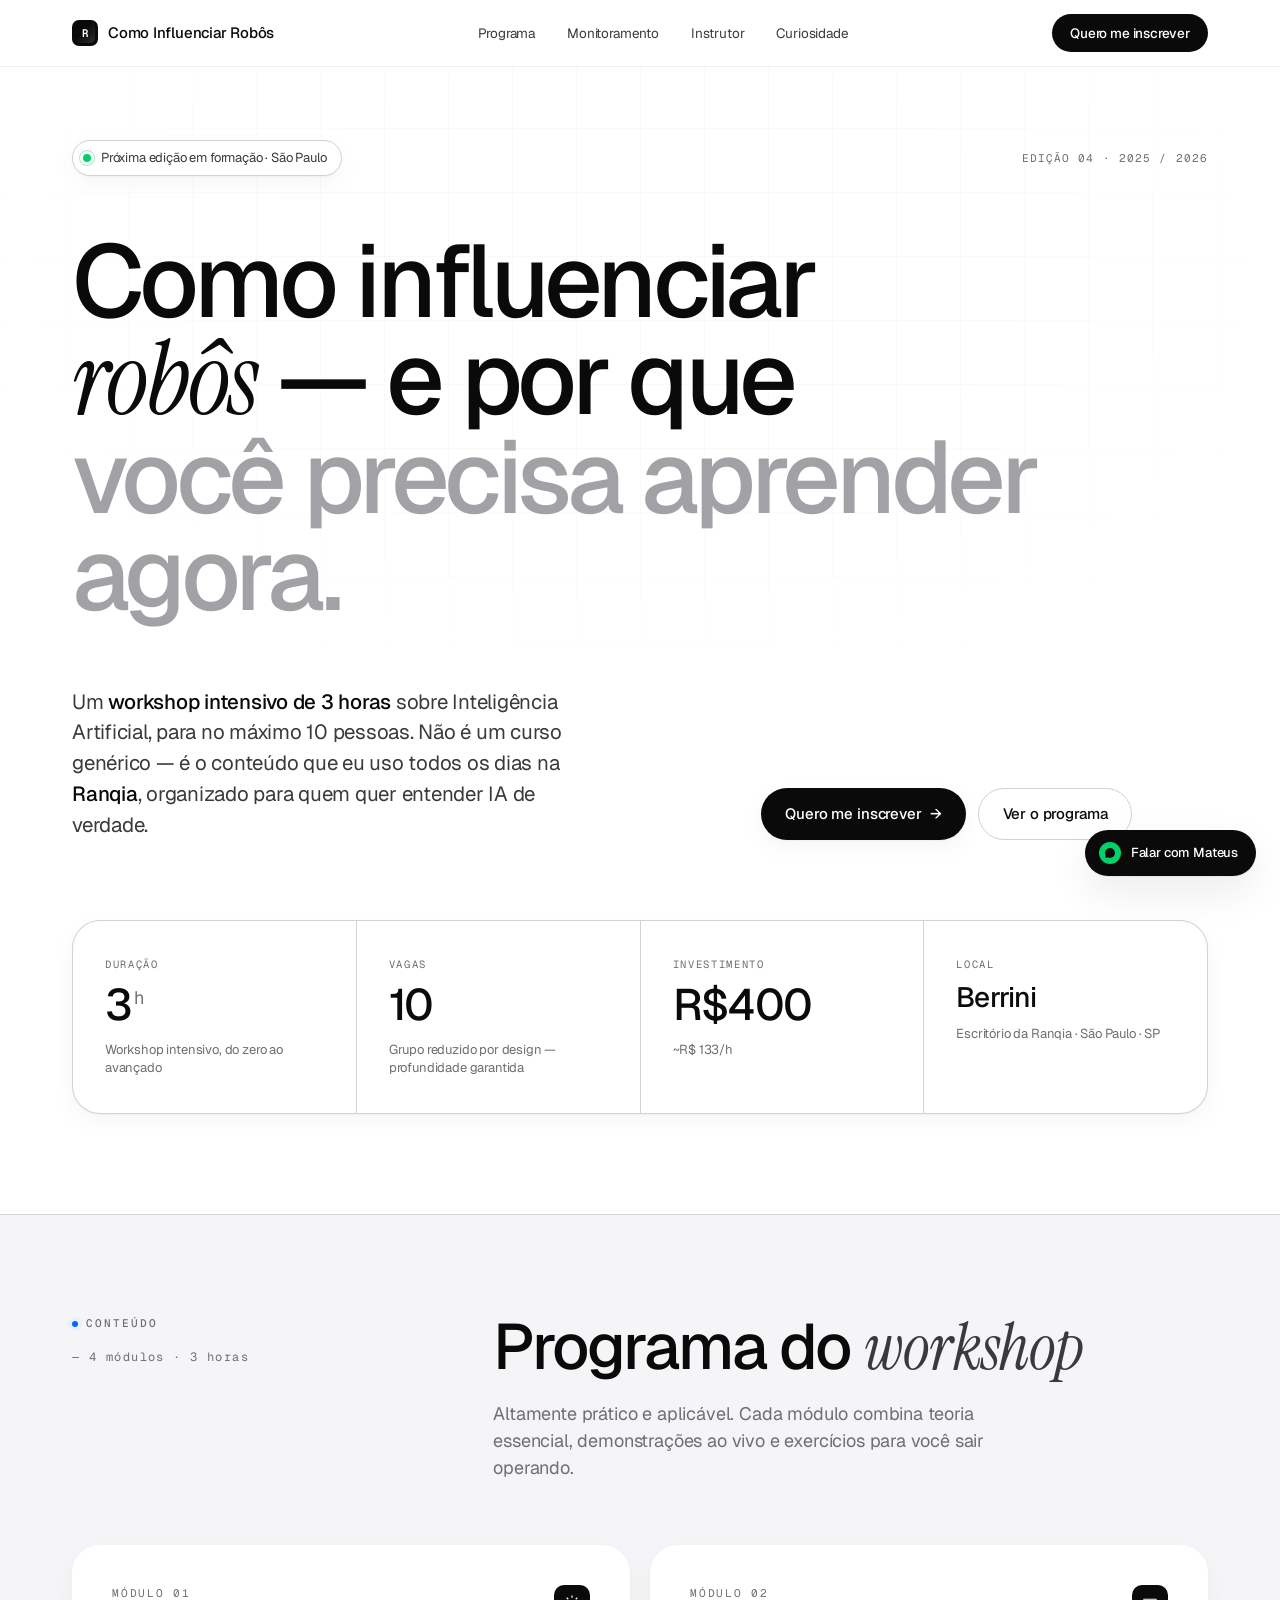
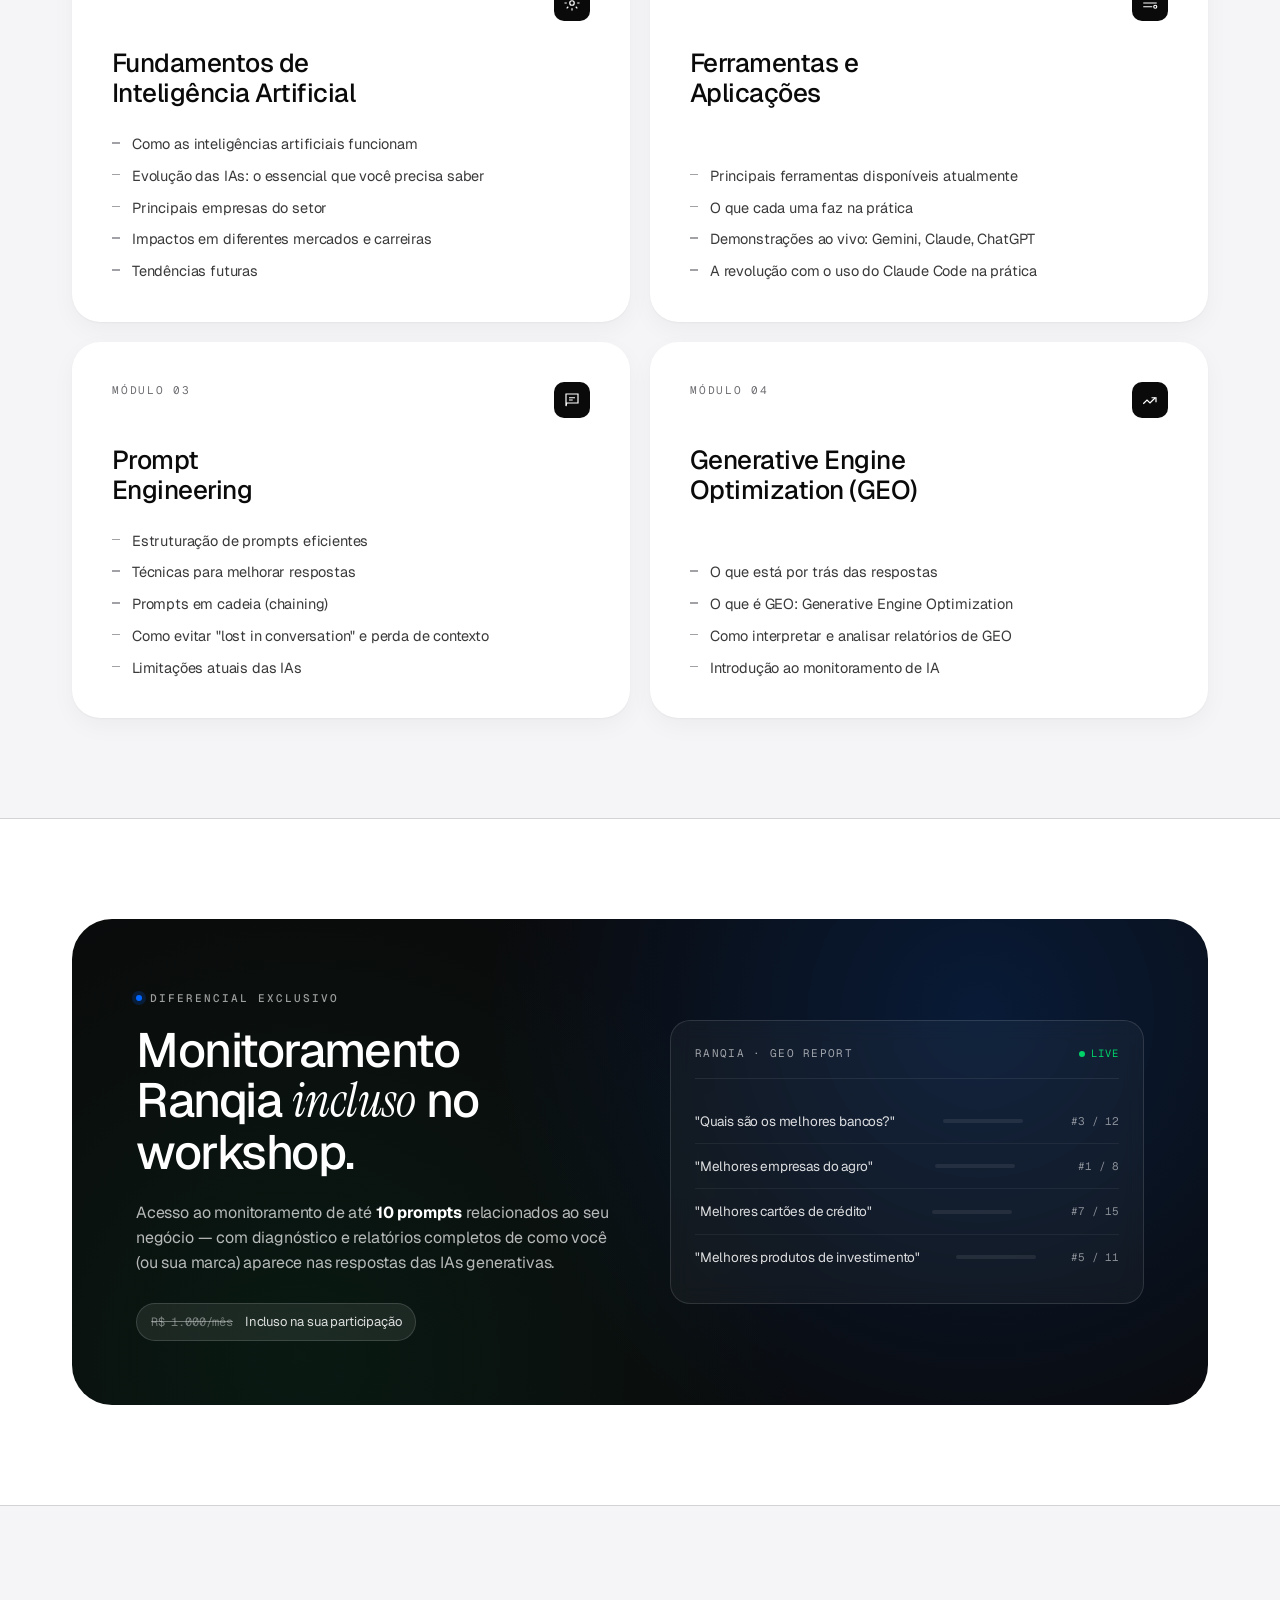
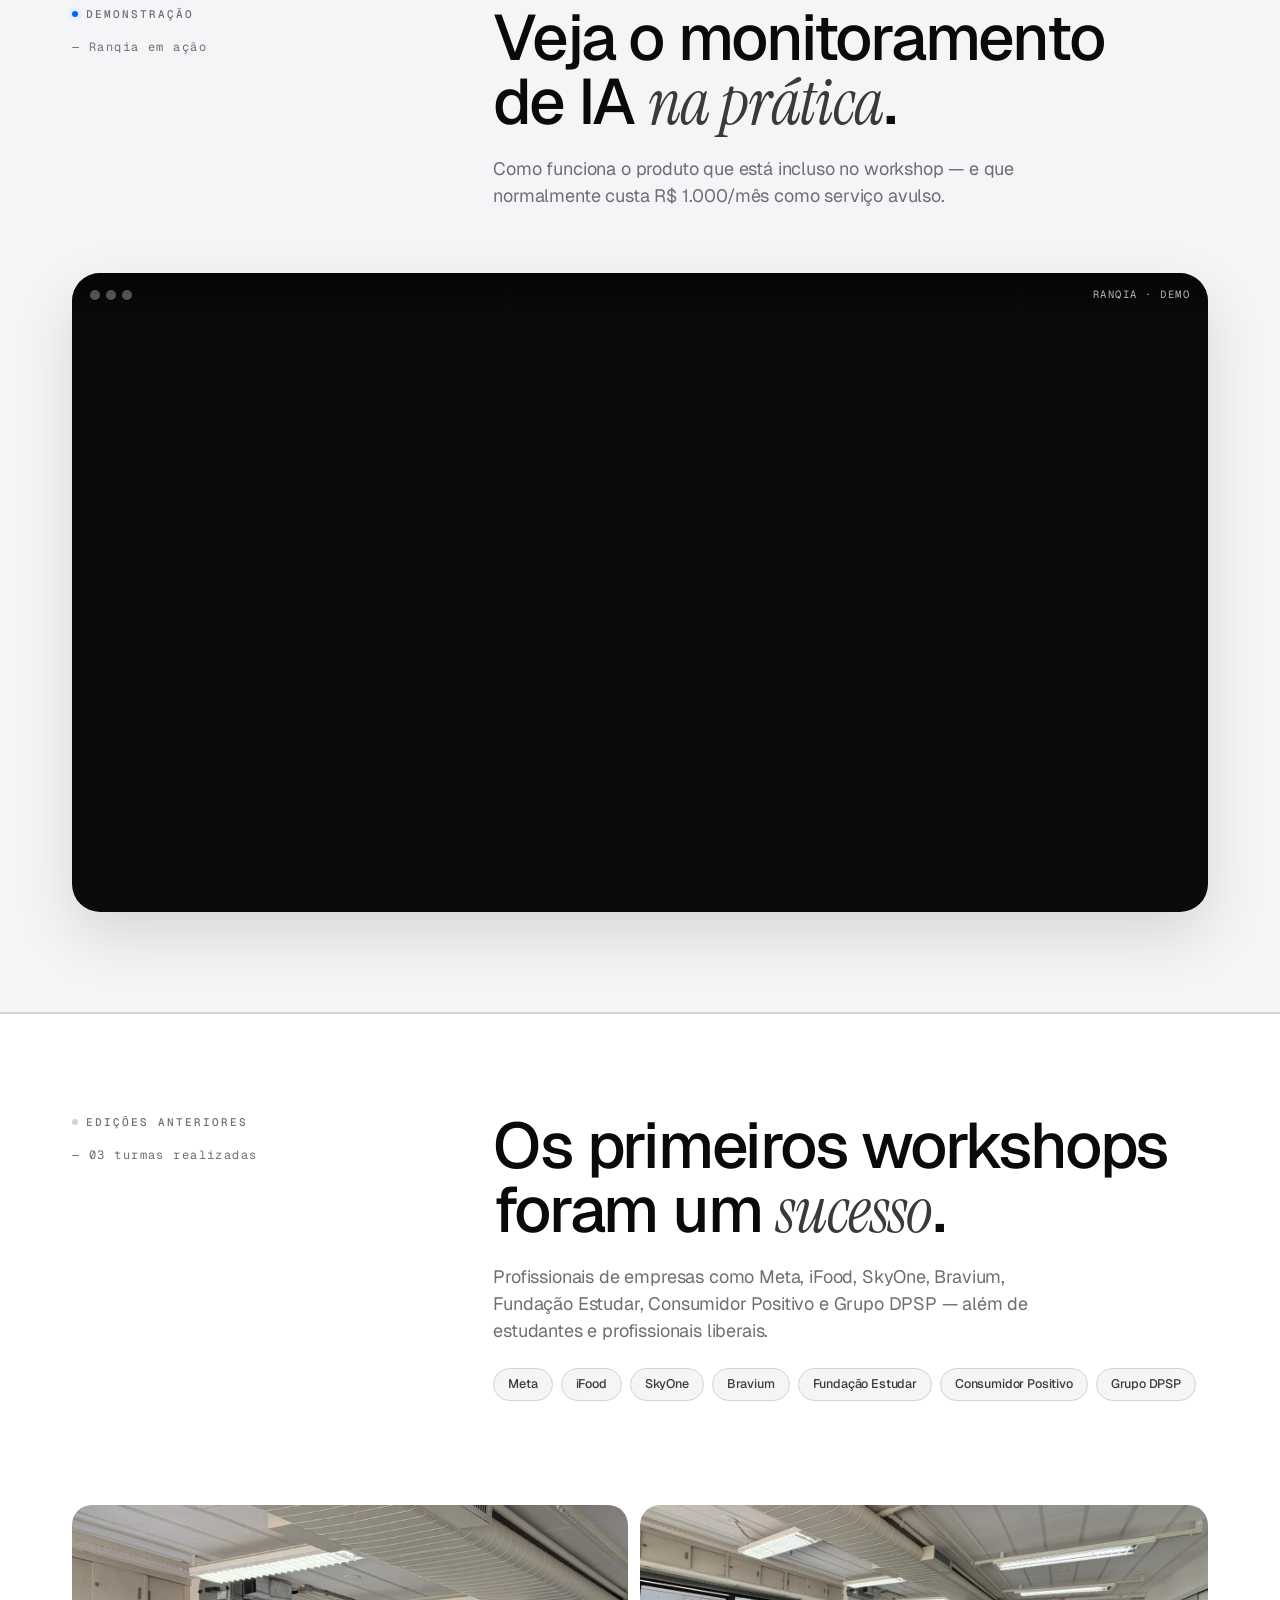
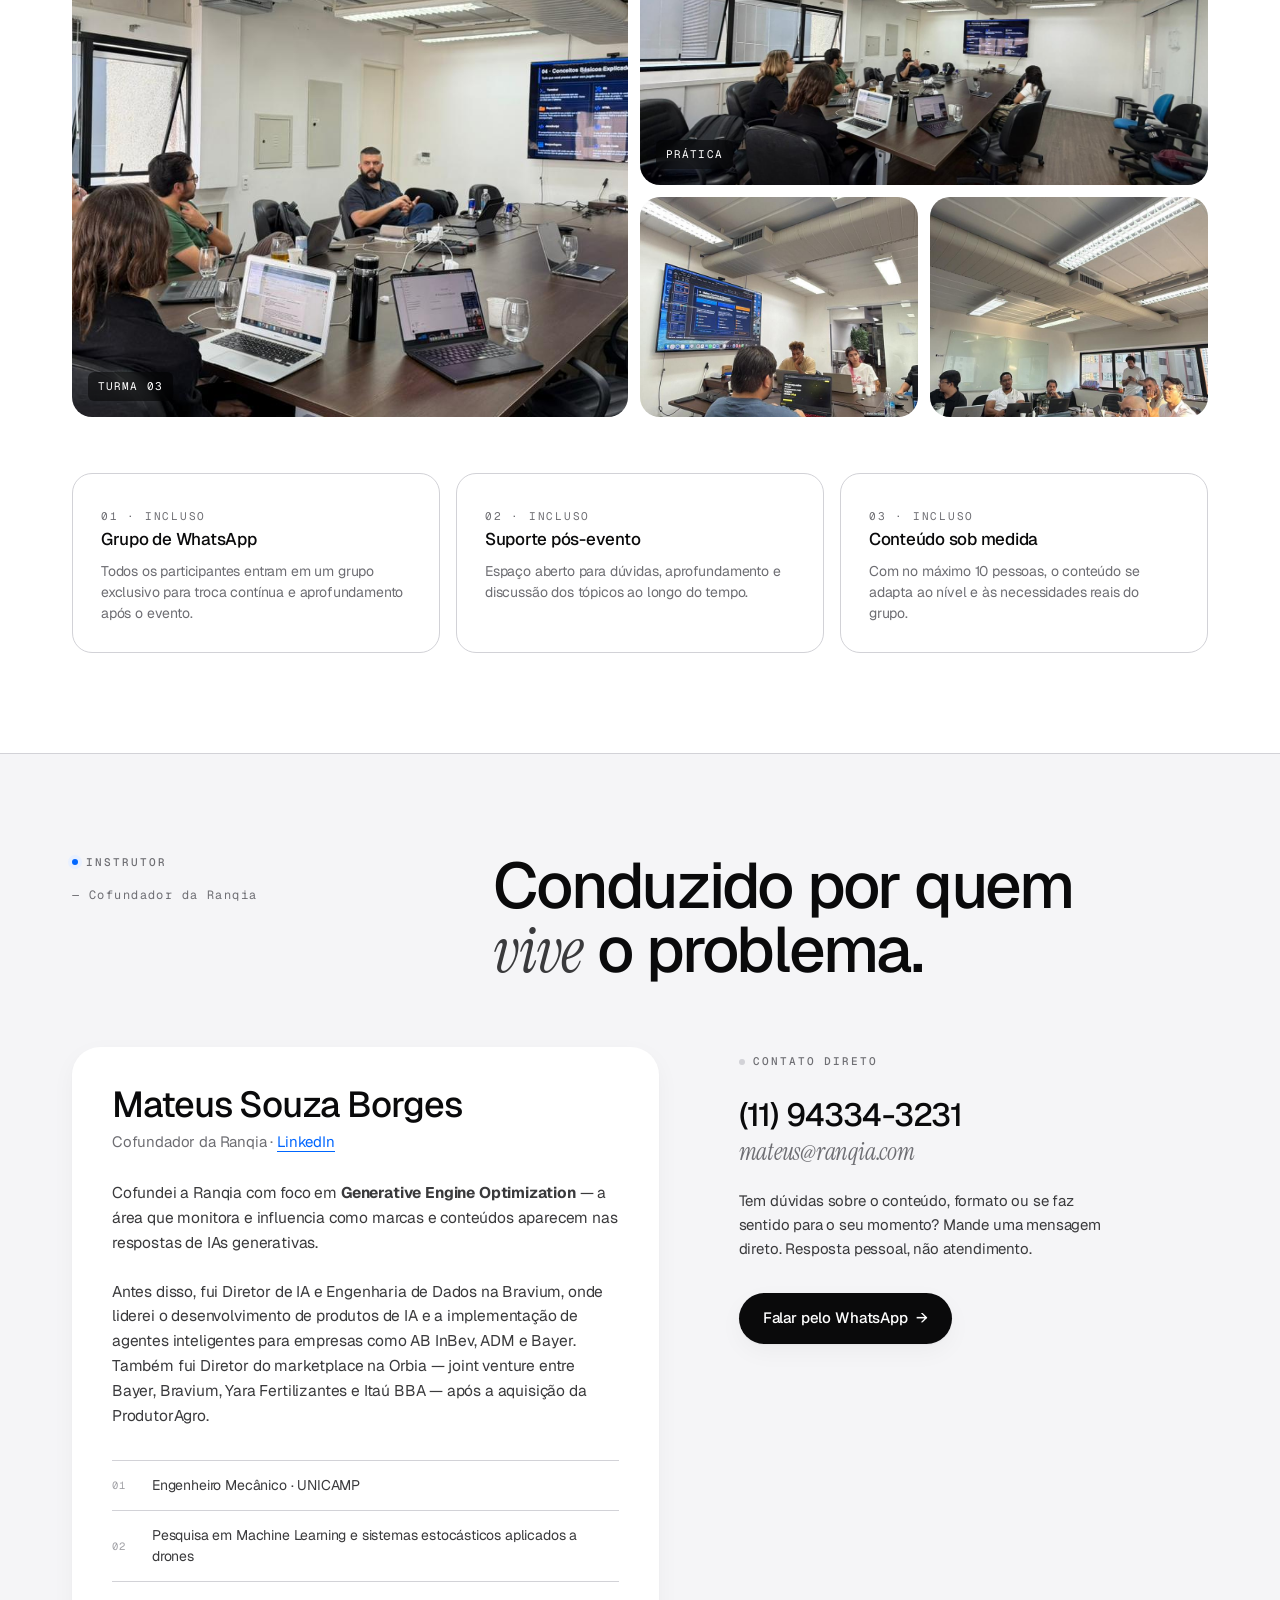
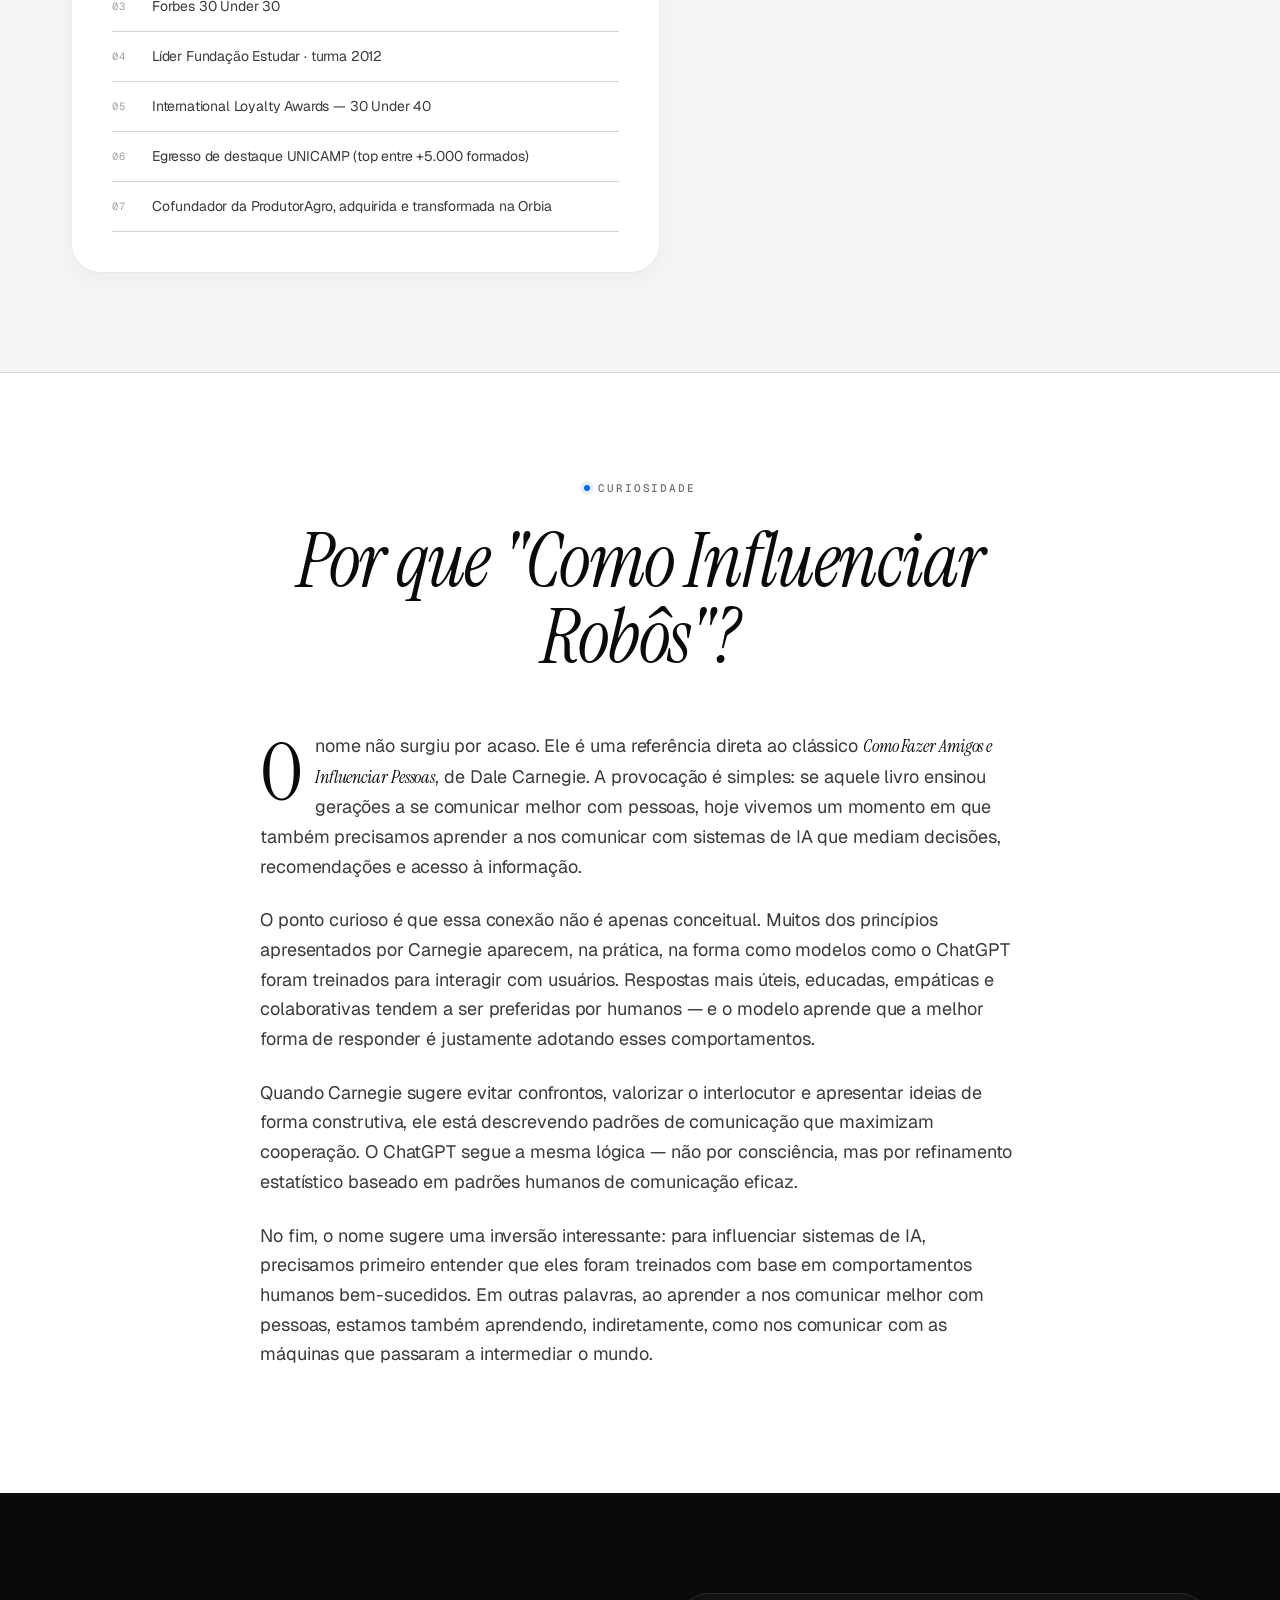
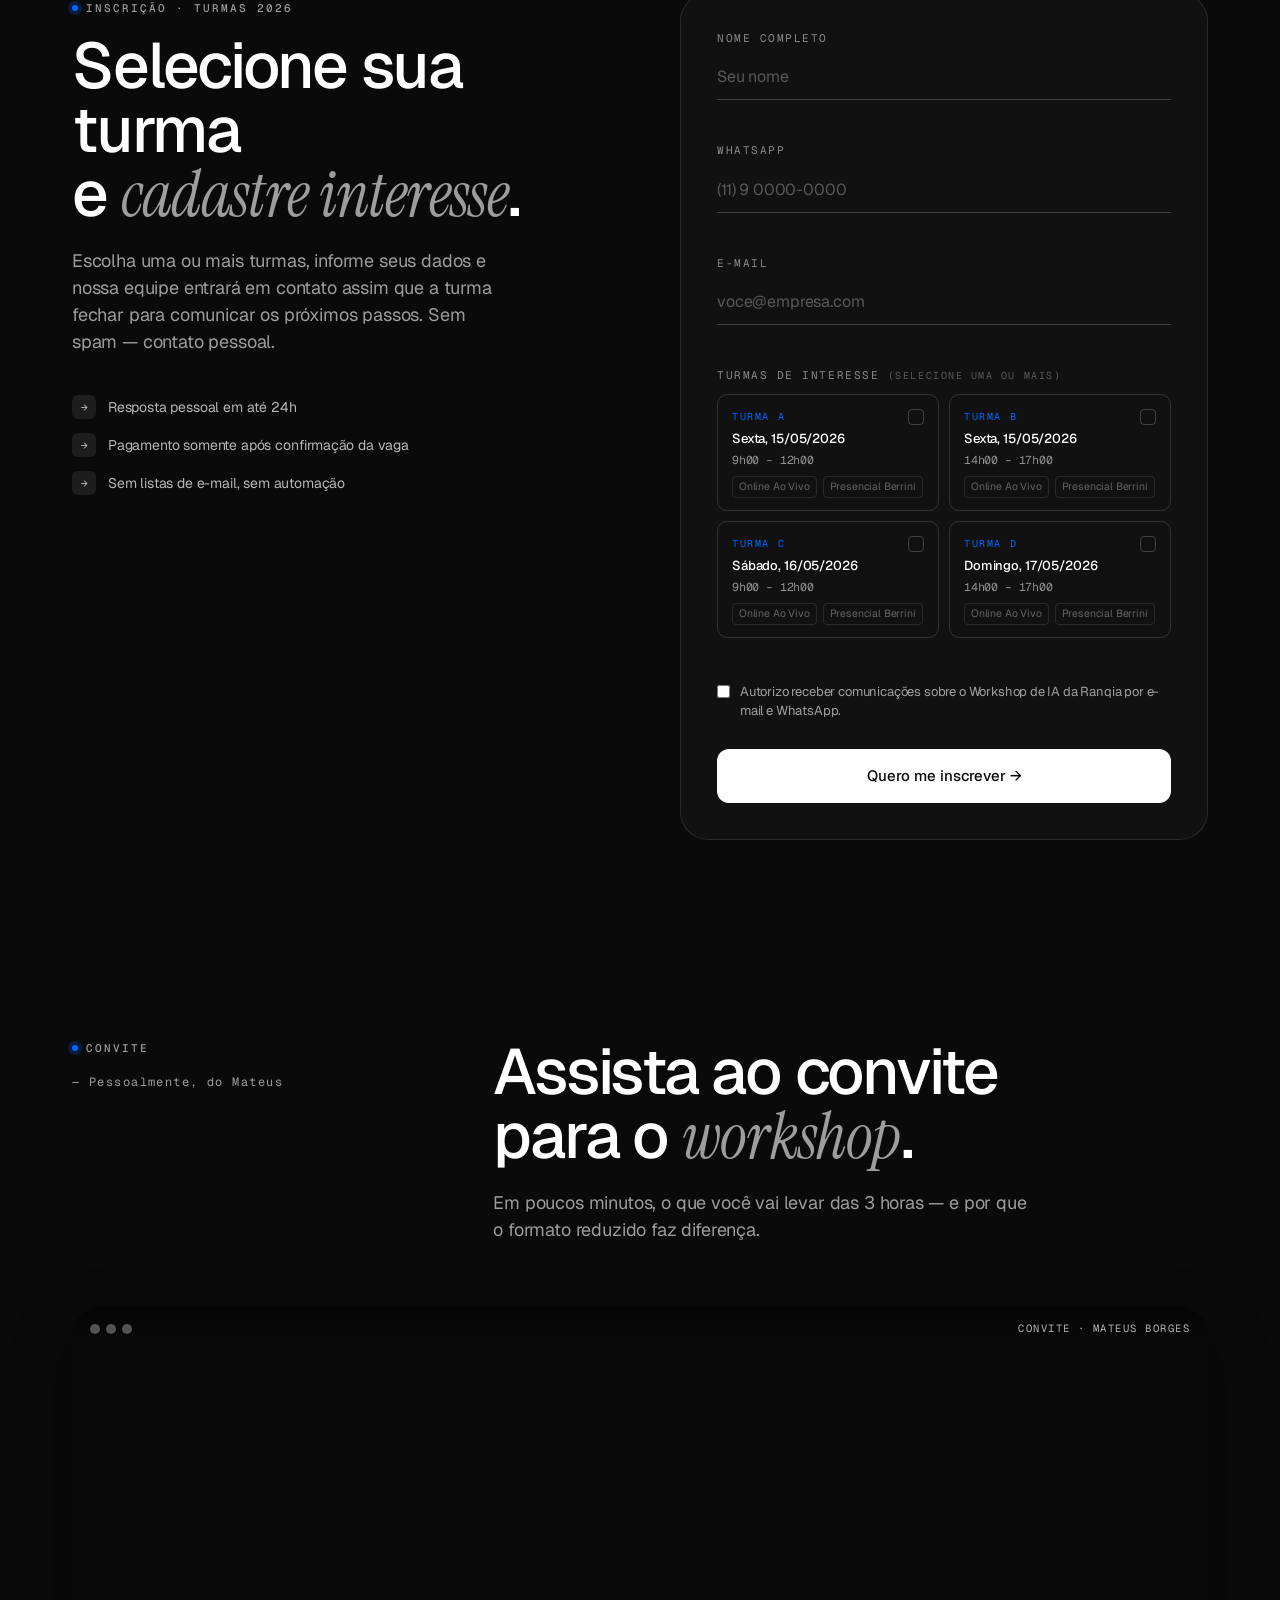
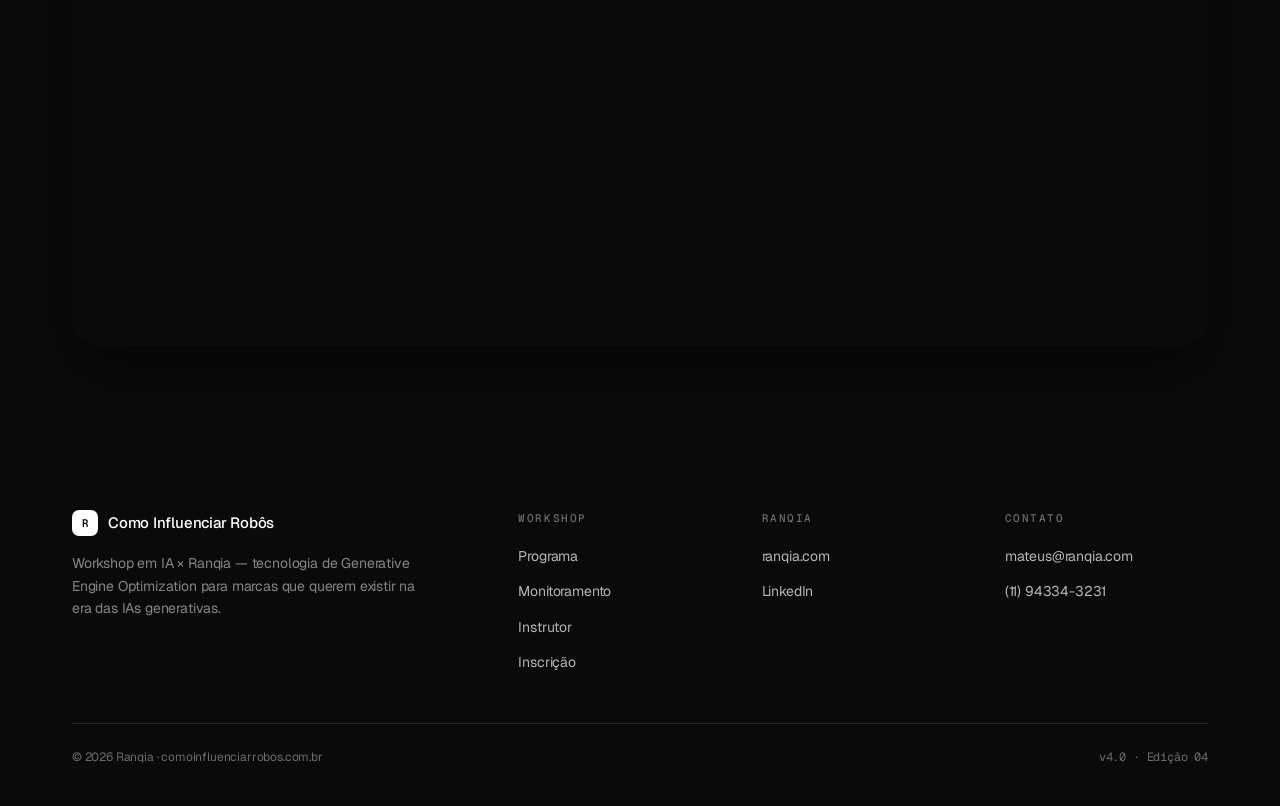
<file: index.html>
<!DOCTYPE html>
<html lang="pt-BR">
<head>
<meta charset="UTF-8" />
<meta name="viewport" content="width=device-width, initial-scale=1.0" />
<title>Workshop em IA — Como Influenciar Robôs · Ranqia</title>
<meta name="description" content="Workshop intensivo de Inteligência Artificial com Mateus Borges, cofundador da Ranqia. 3 horas, máximo 10 participantes. De fundamentos a Generative Engine Optimization." />
<meta property="og:title" content="Workshop em IA — Como Influenciar Robôs · Ranqia">
<meta property="og:description" content="Workshop intensivo de IA com Mateus Borges. 3 horas, máximo 10 participantes. De fundamentos a GEO.">
<meta property="og:type" content="website">
<meta property="og:url" content="https://comoinfluenciarrobos.com.br">

<link rel="preconnect" href="https://fonts.googleapis.com">
<link rel="preconnect" href="https://fonts.gstatic.com" crossorigin>
<link href="https://fonts.googleapis.com/css2?family=Instrument+Serif:ital@0;1&family=Geist:wght@300;400;500;600;700&family=Geist+Mono:wght@400;500&display=swap" rel="stylesheet">

<style>
  :root {
    --ink:        #0A0A0B;
    --ink-2:      #1C1C1E;
    --graphite:   #3A3A3C;
    --slate:      #6E6E73;
    --silver:     #A1A1A6;
    --mist:       #D2D2D7;
    --paper:      #F5F5F7;
    --snow:       #FAFAFA;
    --white:      #FFFFFF;
    --accent:     #0066FF;
    --accent-soft:#E8F0FF;
    --signal:     #00D26A;
    --font-sans:  'Geist', -apple-system, BlinkMacSystemFont, sans-serif;
    --font-serif: 'Instrument Serif', 'Times New Roman', serif;
    --font-mono:  'Geist Mono', 'SF Mono', ui-monospace, monospace;
    --shadow-card:  0 1px 2px rgba(0,0,0,0.04), 0 8px 24px rgba(0,0,0,0.04);
    --shadow-hover: 0 1px 2px rgba(0,0,0,0.06), 0 16px 40px rgba(0,0,0,0.08);
    --shadow-deep:  0 24px 60px rgba(0,0,0,0.12);
    --r-sm: 8px; --r-md: 14px; --r-lg: 20px; --r-xl: 28px; --r-2xl: 40px;
    --container: 1200px;
  }

  *, *::before, *::after { box-sizing: border-box; margin: 0; padding: 0; }
  html { scroll-behavior: smooth; -webkit-font-smoothing: antialiased; }
  body {
    font-family: var(--font-sans);
    background: var(--white);
    color: var(--ink);
    font-size: 17px;
    line-height: 1.5;
    font-weight: 400;
    letter-spacing: -0.01em;
    overflow-x: hidden;
  }
  img, video { max-width: 100%; display: block; }
  a { color: inherit; text-decoration: none; }
  button { font: inherit; cursor: pointer; border: none; background: none; color: inherit; }
  ::selection { background: var(--ink); color: var(--white); }

  .container { max-width: var(--container); margin: 0 auto; padding: 0 32px; }
  @media (max-width: 720px) { .container { padding: 0 20px; } body { font-size: 16px; } }

  .eyebrow {
    font-family: var(--font-mono);
    font-size: 11px;
    font-weight: 500;
    letter-spacing: 0.18em;
    text-transform: uppercase;
    color: var(--slate);
    display: inline-flex;
    align-items: center;
    gap: 8px;
  }
  .eyebrow::before {
    content: "";
    width: 6px; height: 6px;
    border-radius: 50%;
    background: var(--accent);
    box-shadow: 0 0 0 4px var(--accent-soft);
  }
  .eyebrow.subtle::before { background: var(--mist); box-shadow: none; }

  .serif-accent { font-family: var(--font-serif); font-style: italic; font-weight: 400; letter-spacing: -0.01em; }
  .mono { font-family: var(--font-mono); }
  .divider { height: 1px; background: var(--mist); border: none; }

  /* NAV */
  .nav {
    position: fixed; top: 0; left: 0; right: 0; z-index: 100;
    backdrop-filter: saturate(180%) blur(20px);
    -webkit-backdrop-filter: saturate(180%) blur(20px);
    background: rgba(255,255,255,0.72);
    border-bottom: 1px solid rgba(0,0,0,0.06);
    transition: background 0.3s ease;
  }
  .nav-inner {
    max-width: var(--container); margin: 0 auto; padding: 14px 32px;
    display: flex; align-items: center; justify-content: space-between; gap: 24px;
  }
  .nav-logo { display: flex; align-items: center; gap: 10px; font-weight: 500; font-size: 15px; letter-spacing: -0.015em; }
  .nav-logo-mark {
    width: 26px; height: 26px; border-radius: 7px;
    background: var(--ink); color: var(--white);
    display: grid; place-items: center;
    font-family: var(--font-mono); font-size: 11px; font-weight: 600;
    position: relative;
  }
  .nav-logo-mark::after {
    content: ""; position: absolute; inset: 3px; border-radius: 5px;
    background: linear-gradient(135deg, transparent 40%, rgba(255,255,255,0.15));
    pointer-events: none;
  }
  .nav-links { display: flex; align-items: center; gap: 32px; font-size: 13.5px; color: var(--graphite); }
  .nav-links a { transition: color 0.2s; }
  .nav-links a:hover { color: var(--ink); }
  .nav-cta {
    padding: 9px 18px; background: var(--ink); color: var(--white);
    border-radius: 999px; font-size: 13.5px; font-weight: 500;
    transition: transform 0.2s, background 0.2s;
  }
  .nav-cta:hover { background: var(--accent); transform: translateY(-1px); }
  @media (max-width: 820px) { .nav-links { display: none; } .nav-inner { padding: 12px 20px; } }

  /* HERO */
  .hero { padding: 140px 0 80px; position: relative; overflow: hidden; }
  .hero-grid {
    position: absolute; inset: 0;
    background-image:
      linear-gradient(to right, rgba(0,0,0,0.025) 1px, transparent 1px),
      linear-gradient(to bottom, rgba(0,0,0,0.025) 1px, transparent 1px);
    background-size: 64px 64px;
    mask-image: radial-gradient(ellipse 70% 60% at 50% 30%, black 30%, transparent 80%);
    -webkit-mask-image: radial-gradient(ellipse 70% 60% at 50% 30%, black 30%, transparent 80%);
    pointer-events: none;
  }
  .hero-inner { position: relative; }
  .hero-meta { display: flex; align-items: center; justify-content: space-between; margin-bottom: 56px; flex-wrap: wrap; gap: 16px; }
  .hero-meta-pill {
    display: inline-flex; align-items: center; gap: 10px;
    padding: 7px 14px 7px 10px;
    background: var(--white); border: 1px solid var(--mist); border-radius: 999px;
    font-size: 13px; color: var(--graphite); box-shadow: var(--shadow-card);
  }
  .live-dot { width: 8px; height: 8px; border-radius: 50%; background: var(--signal); position: relative; }
  .live-dot::after {
    content: ""; position: absolute; inset: -4px; border-radius: 50%;
    border: 1.5px solid var(--signal); opacity: 0.4; animation: pulse 2s ease-out infinite;
  }
  @keyframes pulse { 0% { transform: scale(0.8); opacity: 0.6; } 100% { transform: scale(1.6); opacity: 0; } }
  .hero-edition { font-family: var(--font-mono); font-size: 11px; color: var(--slate); letter-spacing: 0.1em; }

  .hero-title {
    font-size: clamp(44px, 8vw, 104px); font-weight: 500;
    letter-spacing: -0.045em; line-height: 0.95;
    margin-bottom: 40px; max-width: 1100px;
  }
  .hero-title .accent-italic { font-family: var(--font-serif); font-style: italic; font-weight: 400; letter-spacing: -0.02em; }
  .hero-title .muted { color: var(--silver); }

  .hero-bottom { display: grid; grid-template-columns: 1.4fr 1fr; gap: 64px; align-items: end; margin-top: 64px; }
  @media (max-width: 820px) { .hero-bottom { grid-template-columns: 1fr; gap: 40px; } .hero { padding: 110px 0 56px; } }

  .hero-lede { font-size: clamp(17px, 1.6vw, 21px); color: var(--graphite); line-height: 1.5; max-width: 540px; letter-spacing: -0.012em; }
  .hero-lede strong { color: var(--ink); font-weight: 500; }
  .hero-actions { display: flex; gap: 12px; flex-wrap: wrap; }

  .btn {
    display: inline-flex; align-items: center; gap: 8px;
    padding: 14px 24px; border-radius: 999px;
    font-size: 15px; font-weight: 500; letter-spacing: -0.01em;
    transition: transform 0.2s, box-shadow 0.2s, background 0.2s, color 0.2s;
    white-space: nowrap;
  }
  .btn-primary { background: var(--ink); color: var(--white); box-shadow: var(--shadow-card); }
  .btn-primary:hover { background: var(--accent); transform: translateY(-2px); box-shadow: var(--shadow-hover); }
  .btn-secondary { background: var(--white); color: var(--ink); border: 1px solid var(--mist); }
  .btn-secondary:hover { border-color: var(--ink); transform: translateY(-2px); }
  .btn-arrow { display: inline-block; transition: transform 0.2s; }
  .btn:hover .btn-arrow { transform: translateX(3px); }

  /* STATS */
  .stats { padding: 24px 0 100px; }
  .stats-grid {
    display: grid; grid-template-columns: repeat(4, 1fr);
    gap: 1px; background: var(--mist);
    border: 1px solid var(--mist); border-radius: var(--r-xl);
    overflow: hidden; box-shadow: var(--shadow-card);
  }
  .stat { background: var(--white); padding: 36px 32px; display: flex; flex-direction: column; gap: 6px; transition: background 0.3s; }
  .stat:hover { background: var(--snow); }
  .stat-label { font-family: var(--font-mono); font-size: 10.5px; letter-spacing: 0.16em; text-transform: uppercase; color: var(--slate); margin-bottom: 4px; }
  .stat-value { font-size: 44px; font-weight: 500; letter-spacing: -0.03em; line-height: 1; color: var(--ink); }
  .stat-value sup { font-size: 18px; font-weight: 400; color: var(--slate); letter-spacing: 0; margin-left: 2px; top: -1.2em; }
  .stat-caption { font-size: 13px; color: var(--slate); margin-top: 8px; line-height: 1.4; }
  @media (max-width: 820px) { .stats-grid { grid-template-columns: 1fr 1fr; } .stat { padding: 28px 22px; } .stat-value { font-size: 36px; } }
  @media (max-width: 480px) { .stats-grid { grid-template-columns: 1fr; } }

  /* SECTION HEADERS */
  section { padding: 100px 0; }
  @media (max-width: 720px) { section { padding: 72px 0; } }
  .section-head { display: grid; grid-template-columns: 1fr 2fr; gap: 64px; margin-bottom: 64px; align-items: start; }
  .section-head-meta { display: flex; flex-direction: column; gap: 16px; }
  .section-num { font-family: var(--font-mono); font-size: 12px; color: var(--slate); letter-spacing: 0.12em; }
  .section-title { font-size: clamp(36px, 5vw, 64px); font-weight: 500; letter-spacing: -0.035em; line-height: 1.0; color: var(--ink); }
  .section-title .serif-accent { color: var(--graphite); }
  .section-sub { font-size: 18px; color: var(--slate); margin-top: 20px; max-width: 540px; line-height: 1.5; }
  @media (max-width: 820px) { .section-head { grid-template-columns: 1fr; gap: 24px; margin-bottom: 48px; } }

  /* PROGRAMA */
  .programa { background: var(--paper); border-top: 1px solid var(--mist); border-bottom: 1px solid var(--mist); }
  .modules { display: grid; grid-template-columns: 1fr 1fr; gap: 20px; }
  @media (max-width: 820px) { .modules { grid-template-columns: 1fr; } }
  .module {
    background: var(--white); border-radius: var(--r-xl); padding: 40px;
    box-shadow: var(--shadow-card); transition: transform 0.3s, box-shadow 0.3s;
    position: relative; overflow: hidden; display: flex; flex-direction: column; min-height: 360px;
  }
  .module:hover { transform: translateY(-4px); box-shadow: var(--shadow-hover); }
  .module-head { display: flex; justify-content: space-between; align-items: flex-start; margin-bottom: 28px; gap: 16px; }
  .module-num { font-family: var(--font-mono); font-size: 11px; color: var(--slate); letter-spacing: 0.16em; }
  .module-icon { width: 36px; height: 36px; border-radius: 10px; background: var(--ink); color: var(--white); display: grid; place-items: center; }
  .module-icon svg { width: 18px; height: 18px; }
  .module-title { font-size: 26px; font-weight: 500; letter-spacing: -0.02em; line-height: 1.15; margin-bottom: 24px; color: var(--ink); }
  .module-list { list-style: none; display: flex; flex-direction: column; gap: 10px; margin-top: auto; }
  .module-list li { font-size: 14.5px; color: var(--graphite); padding-left: 20px; position: relative; line-height: 1.5; }
  .module-list li::before { content: ""; position: absolute; left: 0; top: 9px; width: 8px; height: 1.5px; background: var(--silver); }

  /* RANQIA BLOCK */
  .ranqia-block {
    display: grid; grid-template-columns: 1fr 1fr; gap: 60px; align-items: center;
    background: var(--ink); color: var(--white);
    border-radius: var(--r-2xl); padding: 64px; position: relative; overflow: hidden;
  }
  .ranqia-block::before {
    content: ""; position: absolute; inset: 0;
    background: radial-gradient(circle at 80% 20%, rgba(0,102,255,0.18), transparent 50%),
                radial-gradient(circle at 20% 90%, rgba(0,210,106,0.08), transparent 50%);
    pointer-events: none;
  }
  .ranqia-block > * { position: relative; }
  @media (max-width: 820px) { .ranqia-block { grid-template-columns: 1fr; padding: 40px 28px; gap: 40px; } }

  .ranqia-text .eyebrow { color: rgba(255,255,255,0.6); }
  .ranqia-text .eyebrow::before { background: var(--accent); box-shadow: 0 0 0 4px rgba(0,102,255,0.18); }
  .ranqia-headline { font-size: clamp(32px, 4vw, 48px); font-weight: 500; letter-spacing: -0.03em; line-height: 1.05; margin: 16px 0 24px; }
  .ranqia-text p { font-size: 16px; color: rgba(255,255,255,0.7); line-height: 1.55; max-width: 480px; }
  .ranqia-tag {
    display: inline-flex; align-items: center; gap: 8px; margin-top: 28px;
    padding: 8px 14px; background: rgba(255,255,255,0.08); border: 1px solid rgba(255,255,255,0.14);
    border-radius: 999px; font-size: 13px; color: rgba(255,255,255,0.85);
  }
  .ranqia-tag-dash { text-decoration: line-through; color: rgba(255,255,255,0.4); margin-right: 4px; font-family: var(--font-mono); font-size: 12px; }

  .report-mock {
    background: rgba(255,255,255,0.04); border: 1px solid rgba(255,255,255,0.12);
    border-radius: var(--r-lg); padding: 24px; backdrop-filter: blur(10px);
  }
  .report-mock-head { display: flex; justify-content: space-between; align-items: center; margin-bottom: 20px; padding-bottom: 16px; border-bottom: 1px solid rgba(255,255,255,0.08); }
  .report-mock-title { font-family: var(--font-mono); font-size: 11px; color: rgba(255,255,255,0.6); letter-spacing: 0.12em; }
  .report-mock-status { display: inline-flex; align-items: center; gap: 6px; font-family: var(--font-mono); font-size: 10.5px; color: var(--signal); letter-spacing: 0.1em; }
  .report-mock-status::before { content: ""; width: 6px; height: 6px; border-radius: 50%; background: var(--signal); }
  .prompt-row { display: flex; align-items: center; justify-content: space-between; padding: 12px 0; gap: 16px; border-bottom: 1px solid rgba(255,255,255,0.06); font-size: 13.5px; }
  .prompt-row:last-child { border-bottom: none; }
  .prompt-text { color: rgba(255,255,255,0.85); }
  .prompt-rank { font-family: var(--font-mono); font-size: 11px; color: rgba(255,255,255,0.5); flex-shrink: 0; }
  .prompt-bar { width: 80px; height: 4px; background: rgba(255,255,255,0.08); border-radius: 999px; overflow: hidden; flex-shrink: 0; }
  .prompt-bar-fill { height: 100%; background: linear-gradient(90deg, var(--accent), #4DA3FF); border-radius: 999px; }

  /* GALERIA */
  .past-companies { display: flex; flex-wrap: wrap; gap: 8px; margin: 24px 0 40px; }
  .past-companies span { padding: 6px 14px; background: var(--paper); border: 1px solid var(--mist); border-radius: 999px; font-size: 12.5px; color: var(--graphite); font-weight: 500; }

  .gallery { display: grid; grid-template-columns: 2fr 1fr 1fr; grid-template-rows: 280px 220px; gap: 12px; margin-top: 24px; }
  .gallery-item { border-radius: var(--r-lg); overflow: hidden; background: var(--paper); position: relative; }
  .gallery-item:nth-child(1) { grid-row: span 2; }
  .gallery-item:nth-child(2) { grid-column: 2 / span 2; }
  .gallery-item img { width: 100%; height: 100%; object-fit: cover; transition: transform 0.6s cubic-bezier(0.2,0.8,0.2,1); }
  .gallery-item:hover img { transform: scale(1.04); }
  .gallery-item-label { position: absolute; bottom: 16px; left: 16px; font-family: var(--font-mono); font-size: 11px; color: var(--white); letter-spacing: 0.1em; background: rgba(0,0,0,0.5); padding: 6px 10px; border-radius: 6px; backdrop-filter: blur(8px); }
  @media (max-width: 820px) {
    .gallery { grid-template-columns: 1fr 1fr; grid-template-rows: 200px 200px 200px; }
    .gallery-item:nth-child(1), .gallery-item:nth-child(2) { grid-column: span 2; grid-row: auto; }
  }

  /* PERKS */
  .perks { display: grid; grid-template-columns: repeat(3, 1fr); gap: 16px; margin-top: 56px; }
  .perk { padding: 28px; border: 1px solid var(--mist); border-radius: var(--r-lg); transition: border-color 0.2s, transform 0.2s; }
  .perk:hover { border-color: var(--graphite); transform: translateY(-2px); }
  .perk-num { font-family: var(--font-mono); font-size: 11px; color: var(--slate); letter-spacing: 0.16em; margin-bottom: 16px; }
  .perk-title { font-size: 17px; font-weight: 500; letter-spacing: -0.015em; margin-bottom: 8px; }
  .perk p { font-size: 14px; color: var(--slate); line-height: 1.5; }
  @media (max-width: 720px) { .perks { grid-template-columns: 1fr; } }

  /* INSTRUTOR */
  .instructor { background: var(--paper); border-top: 1px solid var(--mist); border-bottom: 1px solid var(--mist); }
  .instructor-grid { display: grid; grid-template-columns: 5fr 4fr; gap: 80px; align-items: start; }
  @media (max-width: 820px) { .instructor-grid { grid-template-columns: 1fr; gap: 40px; } }
  .instructor-card { background: var(--white); border-radius: var(--r-xl); padding: 40px; box-shadow: var(--shadow-card); }
  .instructor-name { font-size: 36px; font-weight: 500; letter-spacing: -0.03em; line-height: 1; margin-bottom: 8px; }
  .instructor-role { font-size: 15px; color: var(--slate); margin-bottom: 28px; }
  .instructor-role a { color: var(--accent); border-bottom: 1px solid currentColor; }
  .instructor-bio { font-size: 15.5px; color: var(--graphite); line-height: 1.6; margin-bottom: 24px; }

  .credentials { list-style: none; display: flex; flex-direction: column; gap: 0; margin-top: 32px; border-top: 1px solid var(--mist); counter-reset: cred; }
  .credentials li { padding: 14px 0; font-size: 14px; color: var(--graphite); border-bottom: 1px solid var(--mist); display: flex; align-items: center; gap: 12px; }
  .credentials li::before { content: counter(cred, decimal-leading-zero); counter-increment: cred; font-family: var(--font-mono); font-size: 10.5px; color: var(--silver); letter-spacing: 0.1em; flex-shrink: 0; width: 28px; }

  /* CURIOSIDADE */
  .curiosity-wrap { max-width: 760px; margin: 0 auto; }
  .curiosity-headline { font-family: var(--font-serif); font-style: italic; font-size: clamp(40px, 6vw, 76px); font-weight: 400; letter-spacing: -0.02em; line-height: 1.0; color: var(--ink); margin: 24px 0 56px; }
  .curiosity-body p { font-size: 18px; line-height: 1.65; color: var(--graphite); margin-bottom: 24px; letter-spacing: -0.005em; }
  .curiosity-body p:first-of-type::first-letter { font-family: var(--font-serif); font-size: 80px; font-weight: 400; float: left; line-height: 0.85; margin: 8px 12px 0 0; color: var(--ink); }
  .curiosity-body em { font-family: var(--font-serif); font-style: italic; color: var(--ink); }

  /* VIDEO */
  .video-section { background: var(--paper); border-top: 1px solid var(--mist); border-bottom: 1px solid var(--mist); }
  .video-frame { position: relative; aspect-ratio: 16/9; border-radius: var(--r-xl); overflow: hidden; background: var(--ink); box-shadow: var(--shadow-deep); margin-top: 24px; }
  .video-frame iframe { position: absolute; inset: 0; width: 100%; height: 100%; border: none; }
  .video-chrome { position: absolute; top: 0; left: 0; right: 0; padding: 14px 18px; display: flex; align-items: center; gap: 10px; background: linear-gradient(to bottom, rgba(0,0,0,0.55), transparent); z-index: 2; pointer-events: none; }
  .video-chrome-dots { display: flex; gap: 6px; }
  .video-chrome-dots span { width: 10px; height: 10px; border-radius: 50%; background: rgba(255,255,255,0.3); }
  .video-chrome-label { font-family: var(--font-mono); font-size: 10.5px; letter-spacing: 0.14em; color: rgba(255,255,255,0.7); margin-left: auto; }

  .invite-section { background: var(--ink); color: var(--white); }
  .invite-section .section-title { color: var(--white); }
  .invite-section .section-num, .invite-section .eyebrow { color: rgba(255,255,255,0.6); }
  .invite-section .eyebrow::before { background: var(--accent); box-shadow: 0 0 0 4px rgba(0,102,255,0.2); }
  .invite-section .section-sub { color: rgba(255,255,255,0.6); }
  .invite-section .video-frame { box-shadow: 0 24px 60px rgba(0,0,0,0.4); }

  /* FORM */
  .form-section { background: var(--ink); color: var(--white); }
  .form-grid { display: grid; grid-template-columns: 1fr 1fr; gap: 80px; align-items: start; }
  @media (max-width: 820px) { .form-grid { grid-template-columns: 1fr; gap: 48px; } }
  .form-section .section-num, .form-section .eyebrow { color: rgba(255,255,255,0.6); }
  .form-section .eyebrow::before { background: var(--accent); box-shadow: 0 0 0 4px rgba(0,102,255,0.2); }
  .form-section .section-title { color: var(--white); }
  .form-section .section-sub { color: rgba(255,255,255,0.6); }

  .form { background: rgba(255,255,255,0.03); border: 1px solid rgba(255,255,255,0.1); border-radius: var(--r-xl); padding: 36px; }
  .form-field { display: flex; flex-direction: column; margin-bottom: 20px; }
  .form-field label { font-family: var(--font-mono); font-size: 11px; letter-spacing: 0.14em; color: rgba(255,255,255,0.5); text-transform: uppercase; margin-bottom: 8px; }
  .form-field input { background: transparent; border: none; border-bottom: 1px solid rgba(255,255,255,0.2); padding: 12px 0; font: 400 16px var(--font-sans); color: var(--white); letter-spacing: -0.01em; outline: none; transition: border-color 0.2s; }
  .form-field input:focus { border-bottom-color: var(--accent); }
  .form-field input::placeholder { color: rgba(255,255,255,0.3); }
  .form-field input.is-err { border-bottom-color: #ff4444; }
  .form-err { font-size: 12px; color: #ff6b6b; margin-top: 6px; min-height: 16px; }
  .form-check { display: flex; gap: 10px; align-items: flex-start; margin: 20px 0 28px; font-size: 13px; color: rgba(255,255,255,0.6); line-height: 1.5; }
  .form-check input { margin-top: 3px; accent-color: var(--accent); }
  .form-check-err { font-size: 12px; color: #ff6b6b; margin-top: 4px; display: block; }

  /* TURMA CARDS */
  .turma-section-label { font-family: var(--font-mono); font-size: 11px; letter-spacing: 0.14em; text-transform: uppercase; color: rgba(255,255,255,0.5); margin-bottom: 10px; display: block; }
  .turma-grid { display: grid; grid-template-columns: 1fr 1fr; gap: 10px; margin-bottom: 8px; }
  @media (max-width: 500px) { .turma-grid { grid-template-columns: 1fr; } }
  .turma-card { position: relative; }
  .turma-card input[type=checkbox] { position: absolute; opacity: 0; width: 0; height: 0; }
  .turma-card-label { display: block; padding: 14px 14px 12px; border: 1px solid rgba(255,255,255,0.14); border-radius: 10px; cursor: pointer; transition: border-color 0.2s, background 0.2s; user-select: none; }
  .turma-card-label:hover { border-color: rgba(255,255,255,0.3); background: rgba(255,255,255,0.04); }
  .turma-card input:checked + .turma-card-label { border-color: var(--accent); background: rgba(0,102,255,0.12); }
  .turma-card-header { display: flex; align-items: center; justify-content: space-between; margin-bottom: 6px; }
  .turma-card-name { font-family: var(--font-mono); font-size: 10px; letter-spacing: 0.16em; text-transform: uppercase; color: var(--accent); }
  .turma-card-tick { width: 16px; height: 16px; border-radius: 4px; border: 1.5px solid rgba(255,255,255,0.2); transition: background 0.2s, border-color 0.2s; display: flex; align-items: center; justify-content: center; flex-shrink: 0; }
  .turma-card input:checked + .turma-card-label .turma-card-tick { background: var(--accent); border-color: var(--accent); }
  .turma-card input:checked + .turma-card-label .turma-card-tick::after { content: ''; display: block; width: 8px; height: 5px; border-left: 1.5px solid #fff; border-bottom: 1.5px solid #fff; transform: rotate(-45deg) translateY(-1px); }
  .turma-card-date { font-size: 13px; font-weight: 500; color: var(--white); letter-spacing: -0.01em; line-height: 1.3; }
  .turma-card-time { font-family: var(--font-mono); font-size: 11.5px; color: rgba(255,255,255,0.55); margin-top: 3px; margin-bottom: 8px; }
  .turma-card-modes { font-size: 10.5px; color: rgba(255,255,255,0.35); display: flex; align-items: center; gap: 6px; }
  .turma-card-modes span { display: inline-block; padding: 2px 6px; border: 1px solid rgba(255,255,255,0.1); border-radius: 4px; }
  .turma-err { font-size: 12px; color: #ff6b6b; margin-bottom: 16px; min-height: 16px; display: block; }

  .form-submit { width: 100%; padding: 16px; background: var(--white); color: var(--ink); border-radius: 12px; font-weight: 500; font-size: 15px; transition: background 0.2s, transform 0.2s; }
  .form-submit:hover { background: var(--accent); color: var(--white); transform: translateY(-2px); }
  .form-submit:disabled { opacity: 0.6; cursor: not-allowed; transform: none; }
  .form-net-error { font-size: 13px; color: #ff6b6b; margin-bottom: 16px; display: none; }

  /* FOOTER */
  footer { padding: 64px 0 40px; background: var(--ink); color: rgba(255,255,255,0.6); }
  .footer-grid { display: grid; grid-template-columns: 2fr 1fr 1fr 1fr; gap: 40px; padding-bottom: 48px; border-bottom: 1px solid rgba(255,255,255,0.1); }
  @media (max-width: 820px) { .footer-grid { grid-template-columns: 1fr 1fr; gap: 32px; } }
  .footer-brand-tag { font-size: 14px; line-height: 1.6; color: rgba(255,255,255,0.5); max-width: 360px; margin-top: 16px; }
  .footer-col h4 { font-family: var(--font-mono); font-size: 11px; letter-spacing: 0.14em; text-transform: uppercase; color: rgba(255,255,255,0.4); margin-bottom: 16px; font-weight: 500; }
  .footer-col ul { list-style: none; display: flex; flex-direction: column; gap: 10px; }
  .footer-col a { font-size: 14px; color: rgba(255,255,255,0.7); transition: color 0.2s; }
  .footer-col a:hover { color: var(--white); }
  .footer-bottom { padding-top: 24px; display: flex; justify-content: space-between; font-size: 12px; color: rgba(255,255,255,0.4); flex-wrap: wrap; gap: 12px; }

  /* FLOAT WPP */
  .wpp-float { position: fixed; bottom: 24px; right: 24px; z-index: 50; background: var(--ink); color: var(--white); padding: 12px 18px 12px 14px; border-radius: 999px; display: inline-flex; align-items: center; gap: 10px; font-size: 13px; font-weight: 500; box-shadow: var(--shadow-hover); transition: transform 0.2s, background 0.2s; }
  .wpp-float:hover { background: var(--accent); transform: translateY(-2px); }
  .wpp-float-icon { width: 22px; height: 22px; border-radius: 50%; background: var(--signal); display: grid; place-items: center; }
  @media (max-width: 720px) { .wpp-float { bottom: 16px; right: 16px; padding: 10px 14px 10px 10px; font-size: 12px; } }

  /* REVEAL */
  .reveal { opacity: 0; transform: translateY(24px); transition: opacity 0.8s ease, transform 0.8s cubic-bezier(0.2,0.8,0.2,1); }
  .reveal.in { opacity: 1; transform: translateY(0); }
</style>
</head>
<body>

<!-- NAV -->
<nav class="nav">
  <div class="nav-inner">
    <a href="#" class="nav-logo">
      <span class="nav-logo-mark">R</span>
      <span>Como Influenciar Robôs</span>
    </a>
    <div class="nav-links">
      <a href="#programa">Programa</a>
      <a href="#monitoramento">Monitoramento</a>
      <a href="#instrutor">Instrutor</a>
      <a href="#curiosidade">Curiosidade</a>
    </div>
    <a href="#inscricao" class="nav-cta">Quero me inscrever</a>
  </div>
</nav>

<!-- HERO -->
<header class="hero">
  <div class="hero-grid"></div>
  <div class="container hero-inner">
    <div class="hero-meta reveal">
      <div class="hero-meta-pill">
        <span class="live-dot"></span>
        <span>Próxima edição em formação · São Paulo</span>
      </div>
      <span class="hero-edition mono">EDIÇÃO 04 · 2025 / 2026</span>
    </div>

    <h1 class="hero-title reveal">
      Como influenciar<br>
      <span class="accent-italic">robôs</span> — e por que<br>
      <span class="muted">você precisa aprender agora.</span>
    </h1>

    <div class="hero-bottom">
      <p class="hero-lede reveal">
        Um <strong>workshop intensivo de 3 horas</strong> sobre Inteligência Artificial,
        para no máximo 10 pessoas. Não é um curso genérico — é o conteúdo
        que eu uso todos os dias na <strong>Ranqia</strong>, organizado
        para quem quer entender IA de verdade.
      </p>
      <div class="hero-actions reveal">
        <a href="#inscricao" class="btn btn-primary">Quero me inscrever <span class="btn-arrow">→</span></a>
        <a href="#programa" class="btn btn-secondary">Ver o programa</a>
      </div>
    </div>
  </div>
</header>

<!-- STATS -->
<section class="stats" style="padding-top:0;">
  <div class="container">
    <div class="stats-grid reveal">
      <div class="stat">
        <span class="stat-label">Duração</span>
        <span class="stat-value">3<sup>h</sup></span>
        <span class="stat-caption">Workshop intensivo, do zero ao avançado</span>
      </div>
      <div class="stat">
        <span class="stat-label">Vagas</span>
        <span class="stat-value">10</span>
        <span class="stat-caption">Grupo reduzido por design — profundidade garantida</span>
      </div>
      <div class="stat">
        <span class="stat-label">Investimento</span>
        <span class="stat-value">R$400</span>
        <span class="stat-caption">~R$ 133/h</span>
      </div>
      <div class="stat">
        <span class="stat-label">Local</span>
        <span class="stat-value" style="font-size:28px;">Berrini</span>
        <span class="stat-caption">Escritório da Ranqia · São Paulo · SP</span>
      </div>
    </div>
  </div>
</section>

<!-- PROGRAMA -->
<section class="programa" id="programa">
  <div class="container">
    <div class="section-head reveal">
      <div class="section-head-meta">
        <span class="eyebrow">Conteúdo</span>
        <span class="section-num">— 4 módulos · 3 horas</span>
      </div>
      <div>
        <h2 class="section-title">Programa do <span class="serif-accent">workshop</span></h2>
        <p class="section-sub">Altamente prático e aplicável. Cada módulo combina teoria essencial, demonstrações ao vivo e exercícios para você sair operando.</p>
      </div>
    </div>

    <div class="modules">
      <article class="module reveal">
        <div class="module-head">
          <span class="module-num">MÓDULO 01</span>
          <span class="module-icon">
            <svg viewBox="0 0 24 24" fill="none" stroke="currentColor" stroke-width="1.6"><circle cx="12" cy="12" r="3"/><path d="M12 2v3M12 19v3M2 12h3M19 12h3M4.9 4.9l2.1 2.1M17 17l2.1 2.1M4.9 19.1L7 17M17 7l2.1-2.1"/></svg>
          </span>
        </div>
        <h3 class="module-title">Fundamentos de<br>Inteligência Artificial</h3>
        <ul class="module-list">
          <li>Como as inteligências artificiais funcionam</li>
          <li>Evolução das IAs: o essencial que você precisa saber</li>
          <li>Principais empresas do setor</li>
          <li>Impactos em diferentes mercados e carreiras</li>
          <li>Tendências futuras</li>
        </ul>
      </article>

      <article class="module reveal">
        <div class="module-head">
          <span class="module-num">MÓDULO 02</span>
          <span class="module-icon">
            <svg viewBox="0 0 24 24" fill="none" stroke="currentColor" stroke-width="1.6"><path d="M3 7h18M3 12h18M3 17h12"/><circle cx="19" cy="17" r="2"/></svg>
          </span>
        </div>
        <h3 class="module-title">Ferramentas e<br>Aplicações</h3>
        <ul class="module-list">
          <li>Principais ferramentas disponíveis atualmente</li>
          <li>O que cada uma faz na prática</li>
          <li>Demonstrações ao vivo: Gemini, Claude, ChatGPT</li>
          <li>A revolução com o uso do Claude Code na prática</li>
        </ul>
      </article>

      <article class="module reveal">
        <div class="module-head">
          <span class="module-num">MÓDULO 03</span>
          <span class="module-icon">
            <svg viewBox="0 0 24 24" fill="none" stroke="currentColor" stroke-width="1.6"><path d="M4 4h16v12H5l-1 4z"/><path d="M8 9h8M8 12h5"/></svg>
          </span>
        </div>
        <h3 class="module-title">Prompt<br>Engineering</h3>
        <ul class="module-list">
          <li>Estruturação de prompts eficientes</li>
          <li>Técnicas para melhorar respostas</li>
          <li>Prompts em cadeia (chaining)</li>
          <li>Como evitar "lost in conversation" e perda de contexto</li>
          <li>Limitações atuais das IAs</li>
        </ul>
      </article>

      <article class="module reveal">
        <div class="module-head">
          <span class="module-num">MÓDULO 04</span>
          <span class="module-icon">
            <svg viewBox="0 0 24 24" fill="none" stroke="currentColor" stroke-width="1.6"><path d="M3 17l5-5 4 4 7-7"/><path d="M14 9h6v6"/></svg>
          </span>
        </div>
        <h3 class="module-title">Generative Engine<br>Optimization (GEO)</h3>
        <ul class="module-list">
          <li>O que está por trás das respostas</li>
          <li>O que é GEO: Generative Engine Optimization</li>
          <li>Como interpretar e analisar relatórios de GEO</li>
          <li>Introdução ao monitoramento de IA</li>
        </ul>
      </article>
    </div>
  </div>
</section>

<!-- MONITORAMENTO RANQIA -->
<section id="monitoramento">
  <div class="container">
    <div class="ranqia-block reveal">
      <div class="ranqia-text">
        <span class="eyebrow">Diferencial exclusivo</span>
        <h2 class="ranqia-headline">Monitoramento Ranqia <span class="serif-accent">incluso</span> no workshop.</h2>
        <p>Acesso ao monitoramento de até <strong style="color:#fff;">10 prompts</strong> relacionados ao seu negócio — com diagnóstico e relatórios completos de como você (ou sua marca) aparece nas respostas das IAs generativas.</p>
        <span class="ranqia-tag">
          <span class="ranqia-tag-dash">R$ 1.000/mês</span>
          Incluso na sua participação
        </span>
      </div>
      <div class="report-mock">
        <div class="report-mock-head">
          <span class="report-mock-title">RANQIA · GEO REPORT</span>
          <span class="report-mock-status">LIVE</span>
        </div>
        <div class="prompt-row">
          <span class="prompt-text">"Quais são os melhores bancos?"</span>
          <span class="prompt-bar"><span class="prompt-bar-fill" style="width:78%"></span></span>
          <span class="prompt-rank">#3 / 12</span>
        </div>
        <div class="prompt-row">
          <span class="prompt-text">"Melhores empresas do agro"</span>
          <span class="prompt-bar"><span class="prompt-bar-fill" style="width:92%"></span></span>
          <span class="prompt-rank">#1 / 8</span>
        </div>
        <div class="prompt-row">
          <span class="prompt-text">"Melhores cartões de crédito"</span>
          <span class="prompt-bar"><span class="prompt-bar-fill" style="width:54%"></span></span>
          <span class="prompt-rank">#7 / 15</span>
        </div>
        <div class="prompt-row">
          <span class="prompt-text">"Melhores produtos de investimento"</span>
          <span class="prompt-bar"><span class="prompt-bar-fill" style="width:65%"></span></span>
          <span class="prompt-rank">#5 / 11</span>
        </div>
      </div>
    </div>
  </div>
</section>

<!-- VIDEO 1 — DEMO RANQIA -->
<section class="video-section">
  <div class="container">
    <div class="section-head reveal">
      <div class="section-head-meta">
        <span class="eyebrow">Demonstração</span>
        <span class="section-num">— Ranqia em ação</span>
      </div>
      <div>
        <h2 class="section-title">Veja o monitoramento<br>de IA <span class="serif-accent">na prática</span>.</h2>
        <p class="section-sub">Como funciona o produto que está incluso no workshop — e que normalmente custa R$ 1.000/mês como serviço avulso.</p>
      </div>
    </div>
    <div class="video-frame reveal">
      <div class="video-chrome">
        <div class="video-chrome-dots"><span></span><span></span><span></span></div>
        <span class="video-chrome-label">RANQIA · DEMO</span>
      </div>
      <iframe src="https://www.youtube.com/embed/I3IYnuIX73Q" title="Demonstração Ranqia" allow="accelerometer; autoplay; clipboard-write; encrypted-media; gyroscope; picture-in-picture" allowfullscreen loading="lazy"></iframe>
    </div>
  </div>
</section>

<!-- EDIÇÕES ANTERIORES -->
<section style="border-top:1px solid var(--mist);">
  <div class="container">
    <div class="section-head reveal">
      <div class="section-head-meta">
        <span class="eyebrow subtle">Edições anteriores</span>
        <span class="section-num">— 03 turmas realizadas</span>
      </div>
      <div>
        <h2 class="section-title">Os primeiros workshops<br>foram um <span class="serif-accent">sucesso</span>.</h2>
        <p class="section-sub">Profissionais de empresas como Meta, iFood, SkyOne, Bravium, Fundação Estudar, Consumidor Positivo e Grupo DPSP — além de estudantes e profissionais liberais.</p>
        <div class="past-companies">
          <span>Meta</span><span>iFood</span><span>SkyOne</span><span>Bravium</span>
          <span>Fundação Estudar</span><span>Consumidor Positivo</span><span>Grupo DPSP</span>
        </div>
      </div>
    </div>

    <div class="gallery reveal">
      <div class="gallery-item">
        <img src="fotos/workshop-3.jpg" alt="Workshop em IA — turma completa" loading="lazy">
        <span class="gallery-item-label">TURMA 03</span>
      </div>
      <div class="gallery-item">
        <img src="fotos/workshop-4.jpg" alt="Workshop em IA — atividade prática" loading="lazy">
        <span class="gallery-item-label">PRÁTICA</span>
      </div>
      <div class="gallery-item">
        <img src="fotos/workshop-1.jpg" alt="Workshop em IA — apresentação" loading="lazy">
      </div>
      <div class="gallery-item">
        <img src="fotos/workshop-2.jpg" alt="Workshop em IA — dinâmica em grupo" loading="lazy">
      </div>
    </div>

    <div class="perks">
      <div class="perk reveal">
        <span class="perk-num">01 · INCLUSO</span>
        <h4 class="perk-title">Grupo de WhatsApp</h4>
        <p>Todos os participantes entram em um grupo exclusivo para troca contínua e aprofundamento após o evento.</p>
      </div>
      <div class="perk reveal">
        <span class="perk-num">02 · INCLUSO</span>
        <h4 class="perk-title">Suporte pós-evento</h4>
        <p>Espaço aberto para dúvidas, aprofundamento e discussão dos tópicos ao longo do tempo.</p>
      </div>
      <div class="perk reveal">
        <span class="perk-num">03 · INCLUSO</span>
        <h4 class="perk-title">Conteúdo sob medida</h4>
        <p>Com no máximo 10 pessoas, o conteúdo se adapta ao nível e às necessidades reais do grupo.</p>
      </div>
    </div>
  </div>
</section>

<!-- INSTRUTOR -->
<section class="instructor" id="instrutor">
  <div class="container">
    <div class="section-head reveal">
      <div class="section-head-meta">
        <span class="eyebrow">Instrutor</span>
        <span class="section-num">— Cofundador da Ranqia</span>
      </div>
      <div>
        <h2 class="section-title">Conduzido por quem<br><span class="serif-accent">vive</span> o problema.</h2>
      </div>
    </div>

    <div class="instructor-grid">
      <div class="instructor-card reveal">
        <h3 class="instructor-name">Mateus Souza Borges</h3>
        <p class="instructor-role">Cofundador da Ranqia · <a href="https://www.linkedin.com/in/mateusborges/" target="_blank" rel="noopener">LinkedIn</a></p>
        <p class="instructor-bio">Cofundei a Ranqia com foco em <strong>Generative Engine Optimization</strong> — a área que monitora e influencia como marcas e conteúdos aparecem nas respostas de IAs generativas.</p>
        <p class="instructor-bio">Antes disso, fui Diretor de IA e Engenharia de Dados na Bravium, onde liderei o desenvolvimento de produtos de IA e a implementação de agentes inteligentes para empresas como AB InBev, ADM e Bayer. Também fui Diretor do marketplace na Orbia — joint venture entre Bayer, Bravium, Yara Fertilizantes e Itaú BBA — após a aquisição da ProdutorAgro.</p>
        <ul class="credentials">
          <li>Engenheiro Mecânico · UNICAMP</li>
          <li>Pesquisa em Machine Learning e sistemas estocásticos aplicados a drones</li>
          <li>Forbes 30 Under 30</li>
          <li>Líder Fundação Estudar · turma 2012</li>
          <li>International Loyalty Awards — 30 Under 40</li>
          <li>Egresso de destaque UNICAMP (top entre +5.000 formados)</li>
          <li>Cofundador da ProdutorAgro, adquirida e transformada na Orbia</li>
        </ul>
      </div>

      <div class="reveal">
        <span class="eyebrow subtle" style="margin-bottom:16px;display:inline-flex;">Contato direto</span>
        <h3 style="font-size:32px;font-weight:500;letter-spacing:-0.025em;line-height:1.05;margin:12px 0 24px;">
          (11) 94334-3231<br>
          <span class="serif-accent" style="color:var(--slate);font-size:24px;">mateus@ranqia.com</span>
        </h3>
        <p style="font-size:15px;color:var(--graphite);line-height:1.6;max-width:380px;margin-bottom:32px;">
          Tem dúvidas sobre o conteúdo, formato ou se faz sentido para o seu momento? Mande uma mensagem direto. Resposta pessoal, não atendimento.
        </p>
        <a href="https://wa.me/5511943343231?text=Ol%C3%A1%2C%20gostaria%20de%20saber%20mais%20sobre%20o%20Workshop%20de%20IA%20e%20como%20influenciar%20rob%C3%B4s" class="btn btn-primary" target="_blank" rel="noopener">
          Falar pelo WhatsApp <span class="btn-arrow">→</span>
        </a>
      </div>
    </div>
  </div>
</section>

<!-- CURIOSIDADE -->
<section id="curiosidade">
  <div class="container">
    <div class="curiosity-wrap">
      <div style="text-align:center;" class="reveal">
        <span class="eyebrow">Curiosidade</span>
        <h2 class="curiosity-headline">Por que "Como Influenciar Robôs"?</h2>
      </div>
      <div class="curiosity-body reveal">
        <p>O nome não surgiu por acaso. Ele é uma referência direta ao clássico <em>Como Fazer Amigos e Influenciar Pessoas</em>, de Dale Carnegie. A provocação é simples: se aquele livro ensinou gerações a se comunicar melhor com pessoas, hoje vivemos um momento em que também precisamos aprender a nos comunicar com sistemas de IA que mediam decisões, recomendações e acesso à informação.</p>
        <p>O ponto curioso é que essa conexão não é apenas conceitual. Muitos dos princípios apresentados por Carnegie aparecem, na prática, na forma como modelos como o ChatGPT foram treinados para interagir com usuários. Respostas mais úteis, educadas, empáticas e colaborativas tendem a ser preferidas por humanos — e o modelo aprende que a melhor forma de responder é justamente adotando esses comportamentos.</p>
        <p>Quando Carnegie sugere evitar confrontos, valorizar o interlocutor e apresentar ideias de forma construtiva, ele está descrevendo padrões de comunicação que maximizam cooperação. O ChatGPT segue a mesma lógica — não por consciência, mas por refinamento estatístico baseado em padrões humanos de comunicação eficaz.</p>
        <p>No fim, o nome sugere uma inversão interessante: para influenciar sistemas de IA, precisamos primeiro entender que eles foram treinados com base em comportamentos humanos bem-sucedidos. Em outras palavras, ao aprender a nos comunicar melhor com pessoas, estamos também aprendendo, indiretamente, como nos comunicar com as máquinas que passaram a intermediar o mundo.</p>
      </div>
    </div>
  </div>
</section>

<!-- FORM -->
<section class="form-section" id="inscricao">
  <div class="container">
    <div class="form-grid">
      <div class="reveal">
        <span class="eyebrow">Inscrição · Turmas 2026</span>
        <h2 class="section-title" style="margin-top:16px;">
          Selecione sua turma<br>e <span class="serif-accent" style="color:rgba(255,255,255,0.6);">cadastre interesse</span>.
        </h2>
        <p class="section-sub" style="color:rgba(255,255,255,0.6);max-width:440px;">
          Escolha uma ou mais turmas, informe seus dados e nossa equipe entrará em contato assim que a turma fechar para comunicar os próximos passos. Sem spam — contato pessoal.
        </p>
        <div style="margin-top:40px;display:flex;flex-direction:column;gap:14px;">
          <div style="display:flex;gap:12px;align-items:center;font-size:14px;color:rgba(255,255,255,0.7);">
            <span style="width:24px;height:24px;border-radius:6px;background:rgba(255,255,255,0.08);display:grid;place-items:center;font-family:var(--font-mono);font-size:11px;">→</span>
            Resposta pessoal em até 24h
          </div>
          <div style="display:flex;gap:12px;align-items:center;font-size:14px;color:rgba(255,255,255,0.7);">
            <span style="width:24px;height:24px;border-radius:6px;background:rgba(255,255,255,0.08);display:grid;place-items:center;font-family:var(--font-mono);font-size:11px;">→</span>
            Pagamento somente após confirmação da vaga
          </div>
          <div style="display:flex;gap:12px;align-items:center;font-size:14px;color:rgba(255,255,255,0.7);">
            <span style="width:24px;height:24px;border-radius:6px;background:rgba(255,255,255,0.08);display:grid;place-items:center;font-family:var(--font-mono);font-size:11px;">→</span>
            Sem listas de e-mail, sem automação
          </div>
        </div>
      </div>

      <div class="form reveal">
        <div id="form-fields">
          <p class="form-net-error" id="form-net-error">Erro de conexão. Verifique sua internet e tente novamente.</p>

          <div class="form-field">
            <label for="nome">Nome completo</label>
            <input id="nome" type="text" placeholder="Seu nome" autocomplete="name">
            <span class="form-err" id="err-nome"></span>
          </div>
          <div class="form-field">
            <label for="whatsapp">WhatsApp</label>
            <input id="whatsapp" type="tel" placeholder="(11) 9 0000-0000" autocomplete="tel">
            <span class="form-err" id="err-whatsapp"></span>
          </div>
          <div class="form-field">
            <label for="email">E-mail</label>
            <input id="email" type="email" placeholder="voce@empresa.com" autocomplete="email">
            <span class="form-err" id="err-email"></span>
          </div>

          <span class="turma-section-label">Turmas de interesse <span style="color:rgba(255,255,255,0.3);font-size:10px;">(selecione uma ou mais)</span></span>
          <div class="turma-grid">
            <div class="turma-card">
              <input type="checkbox" id="turma-a" name="turma" value="Turma A – Sex 15/05 9h-12h">
              <label class="turma-card-label" for="turma-a">
                <div class="turma-card-header">
                  <span class="turma-card-name">Turma A</span>
                  <span class="turma-card-tick"></span>
                </div>
                <div class="turma-card-date">Sexta, 15/05/2026</div>
                <div class="turma-card-time">9h00 – 12h00</div>
                <div class="turma-card-modes">
                  <span>Online Ao Vivo</span><span>Presencial Berrini</span>
                </div>
              </label>
            </div>
            <div class="turma-card">
              <input type="checkbox" id="turma-b" name="turma" value="Turma B – Sex 15/05 14h-17h">
              <label class="turma-card-label" for="turma-b">
                <div class="turma-card-header">
                  <span class="turma-card-name">Turma B</span>
                  <span class="turma-card-tick"></span>
                </div>
                <div class="turma-card-date">Sexta, 15/05/2026</div>
                <div class="turma-card-time">14h00 – 17h00</div>
                <div class="turma-card-modes">
                  <span>Online Ao Vivo</span><span>Presencial Berrini</span>
                </div>
              </label>
            </div>
            <div class="turma-card">
              <input type="checkbox" id="turma-c" name="turma" value="Turma C – Sáb 16/05 9h-12h">
              <label class="turma-card-label" for="turma-c">
                <div class="turma-card-header">
                  <span class="turma-card-name">Turma C</span>
                  <span class="turma-card-tick"></span>
                </div>
                <div class="turma-card-date">Sábado, 16/05/2026</div>
                <div class="turma-card-time">9h00 – 12h00</div>
                <div class="turma-card-modes">
                  <span>Online Ao Vivo</span><span>Presencial Berrini</span>
                </div>
              </label>
            </div>
            <div class="turma-card">
              <input type="checkbox" id="turma-d" name="turma" value="Turma D – Dom 17/05 14h-17h">
              <label class="turma-card-label" for="turma-d">
                <div class="turma-card-header">
                  <span class="turma-card-name">Turma D</span>
                  <span class="turma-card-tick"></span>
                </div>
                <div class="turma-card-date">Domingo, 17/05/2026</div>
                <div class="turma-card-time">14h00 – 17h00</div>
                <div class="turma-card-modes">
                  <span>Online Ao Vivo</span><span>Presencial Berrini</span>
                </div>
              </label>
            </div>
          </div>
          <span class="turma-err" id="err-turmas"></span>

          <label class="form-check">
            <input type="checkbox" id="autorizacao">
            <span>Autorizo receber comunicações sobre o Workshop de IA da Ranqia por e-mail e WhatsApp.</span>
          </label>
          <span class="form-check-err" id="err-autorizacao"></span>

          <button type="button" class="form-submit" id="btn-submit">Quero me inscrever →</button>
        </div>

        <div id="form-success" hidden>
          <div style="width:48px;height:48px;border-radius:12px;background:var(--signal);color:var(--ink);display:grid;place-items:center;margin-bottom:24px;">
            <svg width="22" height="22" viewBox="0 0 24 24" fill="none" stroke="currentColor" stroke-width="2.5" stroke-linecap="round" stroke-linejoin="round"><path d="M5 12l5 5L20 7"/></svg>
          </div>
          <h3 style="font-size:24px;font-weight:500;letter-spacing:-0.02em;color:#fff;margin-bottom:12px;">Interesse registrado.</h3>
          <p style="font-size:15px;color:rgba(255,255,255,0.6);line-height:1.6;">
            Recebemos sua seleção de turmas. Nossa equipe entrará em contato por WhatsApp assim que a turma fechar para confirmar sua vaga e informar os próximos passos.
          </p>
        </div>
      </div>
    </div>
  </div>
</section>

<!-- VIDEO 2 — CONVITE -->
<section class="invite-section">
  <div class="container">
    <div class="section-head reveal">
      <div class="section-head-meta">
        <span class="eyebrow">Convite</span>
        <span class="section-num">— Pessoalmente, do Mateus</span>
      </div>
      <div>
        <h2 class="section-title">Assista ao convite<br>para o <span class="serif-accent" style="color:rgba(255,255,255,0.6);">workshop</span>.</h2>
        <p class="section-sub">Em poucos minutos, o que você vai levar das 3 horas — e por que o formato reduzido faz diferença.</p>
      </div>
    </div>
    <div class="video-frame reveal">
      <div class="video-chrome">
        <div class="video-chrome-dots"><span></span><span></span><span></span></div>
        <span class="video-chrome-label">CONVITE · MATEUS BORGES</span>
      </div>
      <iframe src="https://www.youtube.com/embed/3M6IrWxfVq0" title="Convite para o Workshop" allow="accelerometer; autoplay; clipboard-write; encrypted-media; gyroscope; picture-in-picture" allowfullscreen loading="lazy"></iframe>
    </div>
  </div>
</section>

<!-- FOOTER -->
<footer>
  <div class="container">
    <div class="footer-grid">
      <div>
        <a href="#" class="nav-logo" style="color:#fff;">
          <span class="nav-logo-mark" style="background:#fff;color:var(--ink);">R</span>
          <span>Como Influenciar Robôs</span>
        </a>
        <p class="footer-brand-tag">Workshop em IA × Ranqia — tecnologia de Generative Engine Optimization para marcas que querem existir na era das IAs generativas.</p>
      </div>
      <div class="footer-col">
        <h4>Workshop</h4>
        <ul>
          <li><a href="#programa">Programa</a></li>
          <li><a href="#monitoramento">Monitoramento</a></li>
          <li><a href="#instrutor">Instrutor</a></li>
          <li><a href="#inscricao">Inscrição</a></li>
        </ul>
      </div>
      <div class="footer-col">
        <h4>Ranqia</h4>
        <ul>
          <li><a href="https://ranqia.com" target="_blank" rel="noopener">ranqia.com</a></li>
          <li><a href="https://www.linkedin.com/in/mateusborges/" target="_blank" rel="noopener">LinkedIn</a></li>
        </ul>
      </div>
      <div class="footer-col">
        <h4>Contato</h4>
        <ul>
          <li><a href="mailto:mateus@ranqia.com">mateus@ranqia.com</a></li>
          <li><a href="tel:+5511943343231">(11) 94334-3231</a></li>
        </ul>
      </div>
    </div>
    <div class="footer-bottom">
      <span>© 2026 Ranqia · comoinfluenciarrobos.com.br</span>
      <span class="mono">v4.0 · Edição 04</span>
    </div>
  </div>
</footer>

<!-- FLOATING WPP -->
<a href="https://wa.me/5511943343231?text=Ol%C3%A1%2C%20gostaria%20de%20saber%20mais%20sobre%20o%20Workshop%20de%20IA%20e%20como%20influenciar%20rob%C3%B4s" class="wpp-float" target="_blank" rel="noopener">
  <span class="wpp-float-icon">
    <svg width="12" height="12" viewBox="0 0 24 24" fill="var(--ink)"><path d="M12.04 2C6.58 2 2.13 6.45 2.13 11.91c0 1.75.46 3.45 1.32 4.95L2 22l5.25-1.38c1.45.79 3.08 1.21 4.79 1.21h.01c5.46 0 9.91-4.45 9.91-9.91 0-2.65-1.03-5.14-2.9-7.01A9.816 9.816 0 0012.04 2z"/></svg>
  </span>
  Falar com Mateus
</a>

<script>
  const ENDPOINT = 'https://script.google.com/macros/s/AKfycbxiD1BMgyqlS5xg0DNJ_0ppd8a1cNsBfF2ctI-t0JpaTpPiReylZu4V1LL622EfA0sY/exec';

  // Reveal on scroll
  const io = new IntersectionObserver((entries) => {
    entries.forEach(e => { if (e.isIntersecting) { e.target.classList.add('in'); io.unobserve(e.target); } });
  }, { threshold: 0.12, rootMargin: '0px 0px -40px 0px' });
  document.querySelectorAll('.reveal').forEach(el => io.observe(el));

  // Nav background on scroll
  const nav = document.querySelector('.nav');
  window.addEventListener('scroll', () => {
    nav.style.background = window.scrollY > 8 ? 'rgba(255,255,255,0.92)' : 'rgba(255,255,255,0.72)';
  });

  // WhatsApp mask
  const wppInput = document.getElementById('whatsapp');
  wppInput.addEventListener('input', function() {
    let v = this.value.replace(/\D/g, '').substring(0, 11);
    if (v.length > 6) v = '(' + v.substring(0,2) + ') ' + v.substring(2,7) + '-' + v.substring(7);
    else if (v.length > 2) v = '(' + v.substring(0,2) + ') ' + v.substring(2);
    else if (v.length > 0) v = '(' + v;
    this.value = v;
  });

  // Clear errors on input
  ['nome','email'].forEach(id => {
    document.getElementById(id).addEventListener('input', () => { setErr(id, ''); });
  });
  wppInput.addEventListener('input', () => setErr('whatsapp', ''));
  document.getElementById('autorizacao').addEventListener('change', () => setErr('autorizacao', ''));
  document.querySelectorAll('input[name="turma"]').forEach(el => el.addEventListener('change', () => setErr('turmas', '')));

  function setErr(field, msg) {
    const el = document.getElementById('err-' + field);
    const input = document.getElementById(field);
    if (el) el.textContent = msg;
    if (input && input.type !== 'checkbox') input.classList.toggle('is-err', !!msg);
  }

  function isValidEmail(e) { return /^[^\s@]+@[^\s@]+\.[^\s@]+$/.test(e); }

  document.getElementById('btn-submit').addEventListener('click', async function() {
    const nome = document.getElementById('nome').value.trim();
    const whatsapp = document.getElementById('whatsapp').value.trim();
    const email = document.getElementById('email').value.trim();
    const autorizacao = document.getElementById('autorizacao').checked;
    const wppDigits = whatsapp.replace(/\D/g, '');
    const turmasSel = [...document.querySelectorAll('input[name="turma"]:checked')].map(el => el.value);
    const turmas = turmasSel.join(', ');

    ['nome','whatsapp','email','autorizacao','turmas'].forEach(f => setErr(f, ''));
    document.getElementById('form-net-error').style.display = 'none';

    let firstErr = null;
    function markErr(f, msg) { setErr(f, msg); if (!firstErr) firstErr = f; }

    if (turmasSel.length === 0) markErr('turmas', 'Selecione ao menos uma turma de interesse.');
    if (nome.length < 3) markErr('nome', 'Informe seu nome completo.');
    if (wppDigits.length < 10 || wppDigits.length > 11) markErr('whatsapp', 'Informe um WhatsApp válido com DDD.');
    if (!isValidEmail(email)) markErr('email', 'Informe um e-mail válido.');
    if (!autorizacao) markErr('autorizacao', 'É necessário autorizar as comunicações.');

    if (firstErr) {
      const el = document.getElementById('err-' + firstErr);
      if (el) el.scrollIntoView({ behavior: 'smooth', block: 'center' });
      return;
    }

    this.disabled = true;
    this.textContent = 'Enviando...';

    try {
      await Promise.race([
        fetch(ENDPOINT, { method: 'POST', mode: 'no-cors', headers: { 'Content-Type': 'application/json' }, body: JSON.stringify({ nome, whatsapp, email, turmas, tipo: 'inscricao-turma', autorizacao: true }) }),
        new Promise(r => setTimeout(() => r('timeout'), 5000))
      ]);
    } catch(err) {
      document.getElementById('form-net-error').style.display = 'block';
      this.disabled = false;
      this.textContent = 'Quero me inscrever →';
      return;
    }

    document.getElementById('form-fields').hidden = true;
    document.getElementById('form-success').hidden = false;
  });
</script>

</body>
</html>
</file>
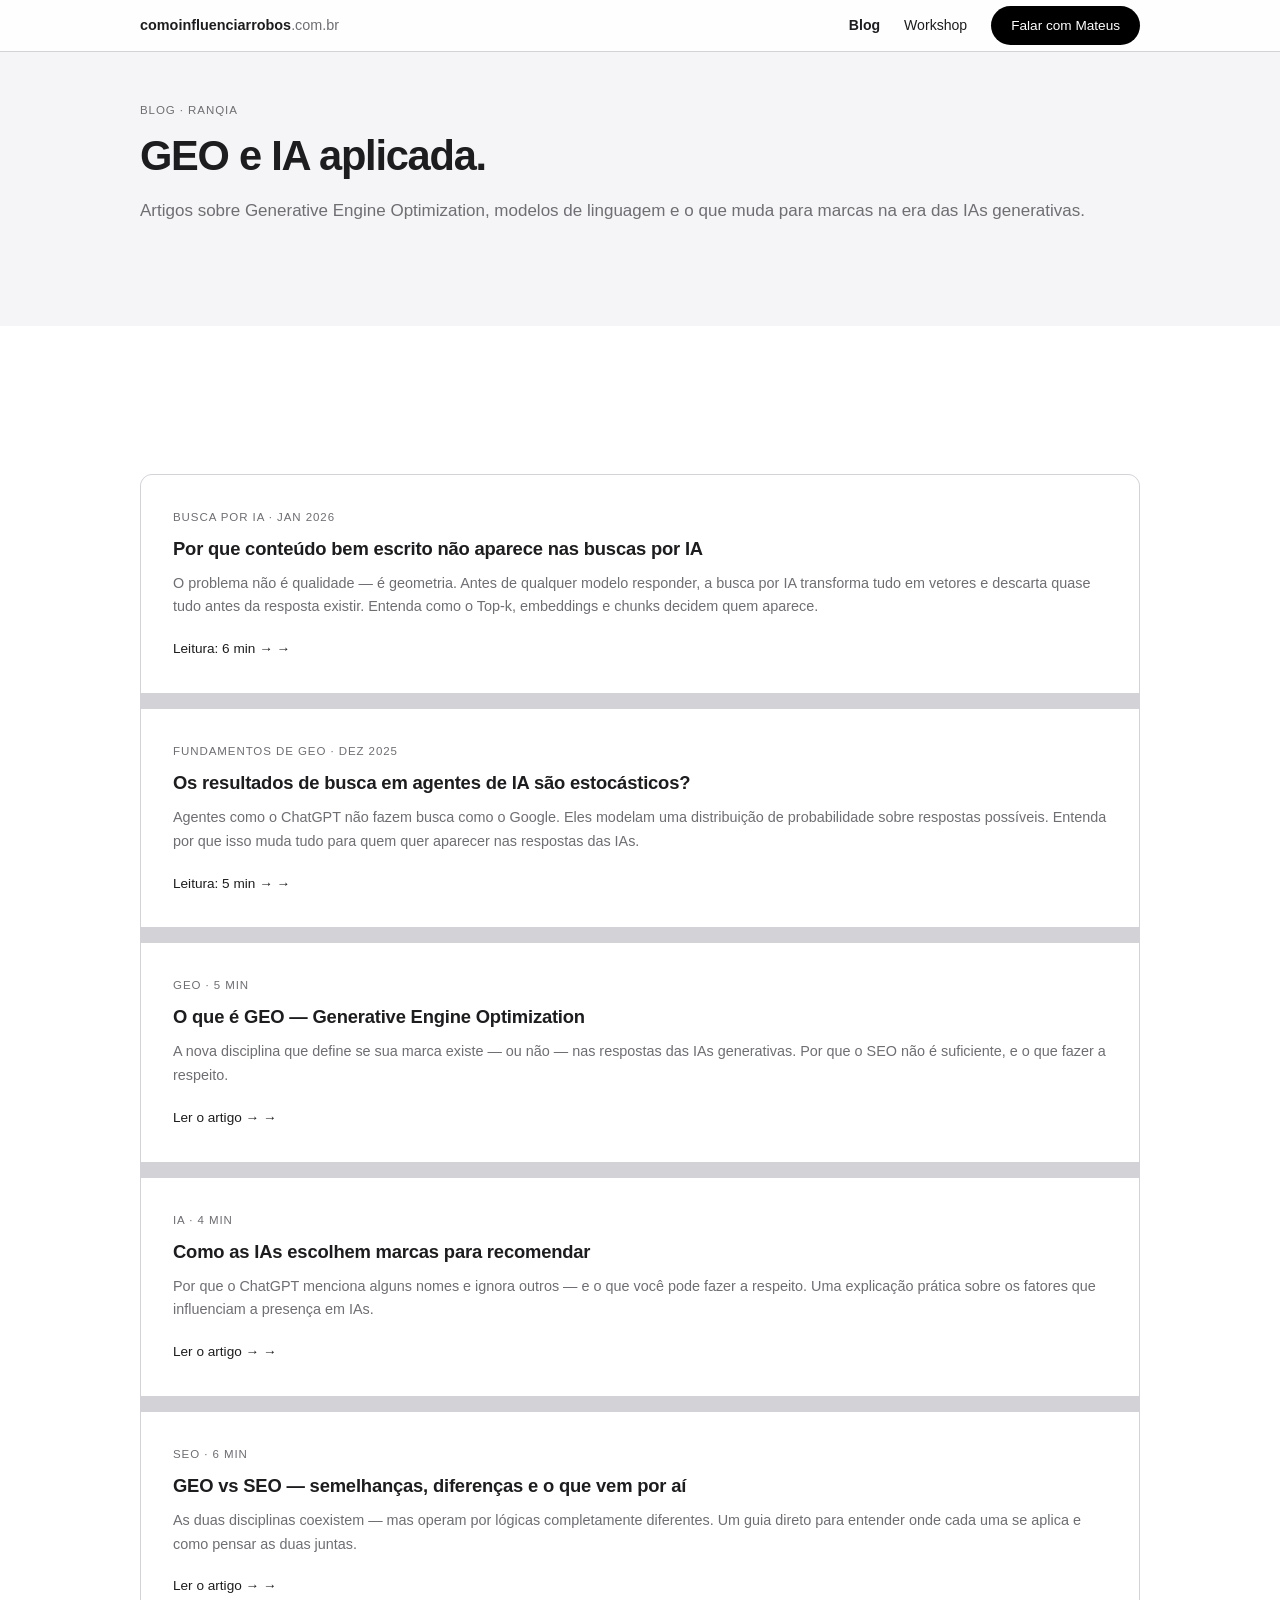
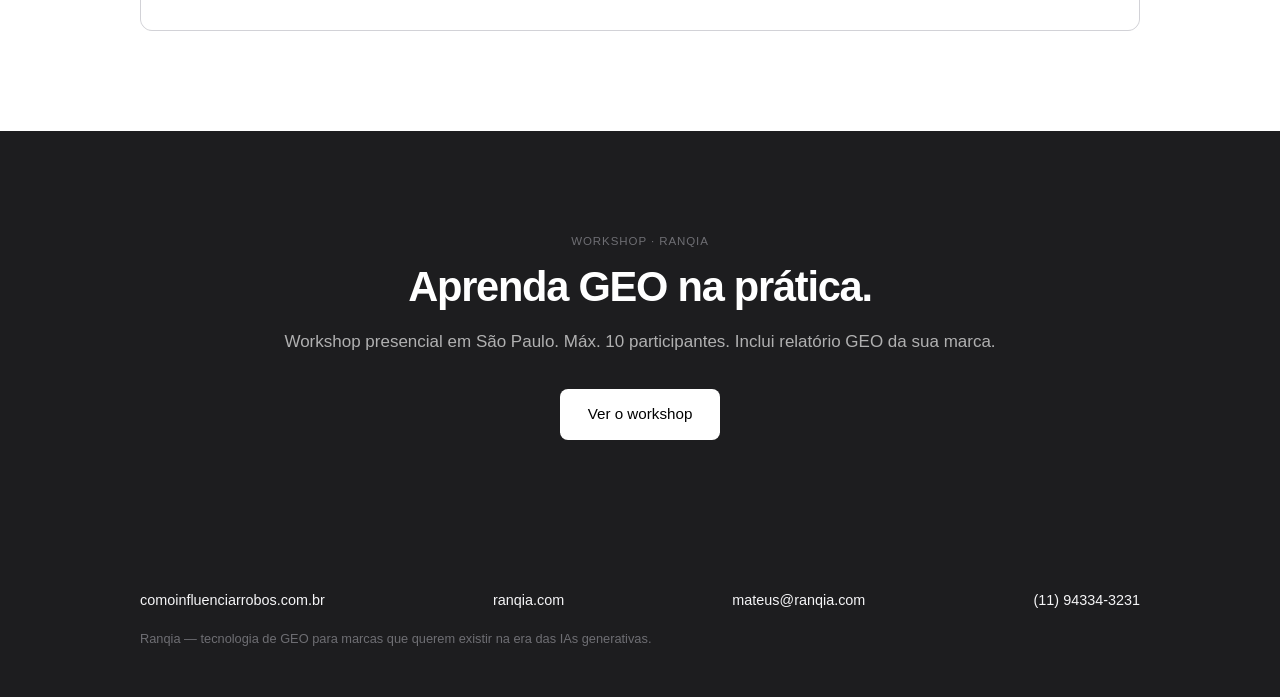
<file: blog/index.html>
<!DOCTYPE html>
<html lang="pt-BR">
<head>
  <meta charset="UTF-8">
  <meta name="viewport" content="width=device-width, initial-scale=1.0">
  <title>Blog — GEO e IA aplicada · comoinfluenciarrobos.com.br</title>
  <meta name="description" content="Artigos sobre GEO — Generative Engine Optimization, IA aplicada e como marcas aparecem nas respostas das IAs generativas.">
  <meta property="og:title" content="Blog — GEO e IA aplicada">
  <meta property="og:description" content="Artigos sobre GEO, IA aplicada e como marcas aparecem nas respostas das IAs generativas.">
  <meta property="og:type" content="website">
  <meta property="og:url" content="https://comoinfluenciarrobos.com.br/blog">
  <link rel="stylesheet" href="../style.css">
</head>
<body>

<!-- ─── HEADER ─────────────────────────────────────────────────────────── -->
<header class="header">
  <div class="container header__inner">
    <a href="/" class="header__brand">
      <span class="brand__name">comoinfluenciarrobos</span><span class="brand__tld">.com.br</span>
    </a>
    <nav class="header__nav">
      <a href="/blog" class="header__nav-link header__nav-link--active">Blog</a>
      <a href="/workshop" class="header__nav-link">Workshop</a>
      <a href="https://wa.me/5511943343231" class="btn btn--header" target="_blank" rel="noopener">Falar com Mateus</a>
    </nav>
  </div>
</header>

<!-- ─── HERO ───────────────────────────────────────────────────────────── -->
<section class="section section--surface">
  <div class="container">
    <p class="label animate-in">BLOG · RANQIA</p>
    <h1 class="section__title animate-in">GEO e IA aplicada.</h1>
    <p class="section__subtitle animate-in">Artigos sobre Generative Engine Optimization, modelos de linguagem e o que muda para marcas na era das IAs generativas.</p>
  </div>
</section>

<!-- ─── POSTS ──────────────────────────────────────────────────────────── -->
<section class="section">
  <div class="container">
    <div class="blog__grid blog__grid--full">

      <a href="/blog/posts/conteudo-bem-escrito-nao-aparece-na-ia" class="blog-card blog-card--large animate-in">
        <span class="blog-card__tag">BUSCA POR IA · Jan 2026</span>
        <span class="blog-card__title">Por que conteúdo bem escrito não aparece nas buscas por IA</span>
        <span class="blog-card__excerpt">O problema não é qualidade — é geometria. Antes de qualquer modelo responder, a busca por IA transforma tudo em vetores e descarta quase tudo antes da resposta existir. Entenda como o Top-k, embeddings e chunks decidem quem aparece.</span>
        <span class="blog-card__read">Leitura: 6 min →</span>
      </a>

      <a href="/blog/posts/resultados-ia-sao-estocasticos" class="blog-card blog-card--large animate-in">
        <span class="blog-card__tag">FUNDAMENTOS DE GEO · Dez 2025</span>
        <span class="blog-card__title">Os resultados de busca em agentes de IA são estocásticos?</span>
        <span class="blog-card__excerpt">Agentes como o ChatGPT não fazem busca como o Google. Eles modelam uma distribuição de probabilidade sobre respostas possíveis. Entenda por que isso muda tudo para quem quer aparecer nas respostas das IAs.</span>
        <span class="blog-card__read">Leitura: 5 min →</span>
      </a>

      <a href="/blog/posts/o-que-e-geo" class="blog-card blog-card--large animate-in">
        <span class="blog-card__tag">GEO · 5 min</span>
        <span class="blog-card__title">O que é GEO — Generative Engine Optimization</span>
        <span class="blog-card__excerpt">A nova disciplina que define se sua marca existe — ou não — nas respostas das IAs generativas. Por que o SEO não é suficiente, e o que fazer a respeito.</span>
        <span class="blog-card__read">Ler o artigo →</span>
      </a>

      <a href="/blog/posts/como-ias-escolhem-marcas" class="blog-card blog-card--large animate-in">
        <span class="blog-card__tag">IA · 4 min</span>
        <span class="blog-card__title">Como as IAs escolhem marcas para recomendar</span>
        <span class="blog-card__excerpt">Por que o ChatGPT menciona alguns nomes e ignora outros — e o que você pode fazer a respeito. Uma explicação prática sobre os fatores que influenciam a presença em IAs.</span>
        <span class="blog-card__read">Ler o artigo →</span>
      </a>

      <a href="/blog/posts/geo-vs-seo" class="blog-card blog-card--large animate-in">
        <span class="blog-card__tag">SEO · 6 min</span>
        <span class="blog-card__title">GEO vs SEO — semelhanças, diferenças e o que vem por aí</span>
        <span class="blog-card__excerpt">As duas disciplinas coexistem — mas operam por lógicas completamente diferentes. Um guia direto para entender onde cada uma se aplica e como pensar as duas juntas.</span>
        <span class="blog-card__read">Ler o artigo →</span>
      </a>

    </div>
  </div>
</section>

<!-- ─── CTA ────────────────────────────────────────────────────────────── -->
<section class="section section--dark">
  <div class="container" style="text-align:center">
    <p class="label label--muted animate-in">WORKSHOP · RANQIA</p>
    <h2 class="section__title animate-in" style="color:#fff">Aprenda GEO na prática.</h2>
    <p class="section__subtitle animate-in" style="color:rgba(255,255,255,0.65)">Workshop presencial em São Paulo. Máx. 10 participantes. Inclui relatório GEO da sua marca.</p>
    <div style="margin-top:32px" class="animate-in">
      <a href="/workshop" class="btn btn--white">Ver o workshop</a>
    </div>
  </div>
</section>

<!-- ─── FOOTER ─────────────────────────────────────────────────────────── -->
<footer class="footer">
  <div class="container">
    <div class="footer__top">
      <span>comoinfluenciarrobos.com.br</span>
      <span>ranqia.com</span>
      <span>mateus@ranqia.com</span>
      <span>(11) 94334-3231</span>
    </div>
    <p class="footer__bottom">Ranqia — tecnologia de GEO para marcas que querem existir na era das IAs generativas.</p>
  </div>
</footer>

<script>
(function () {
  var observer = new IntersectionObserver(function (entries) {
    entries.forEach(function (entry) {
      if (entry.isIntersecting) {
        entry.target.classList.add('is-visible');
        observer.unobserve(entry.target);
      }
    });
  }, { threshold: 0.12 });
  document.querySelectorAll('.animate-in').forEach(function (el) { observer.observe(el); });
})();
</script>
</body>
</html>
</file>
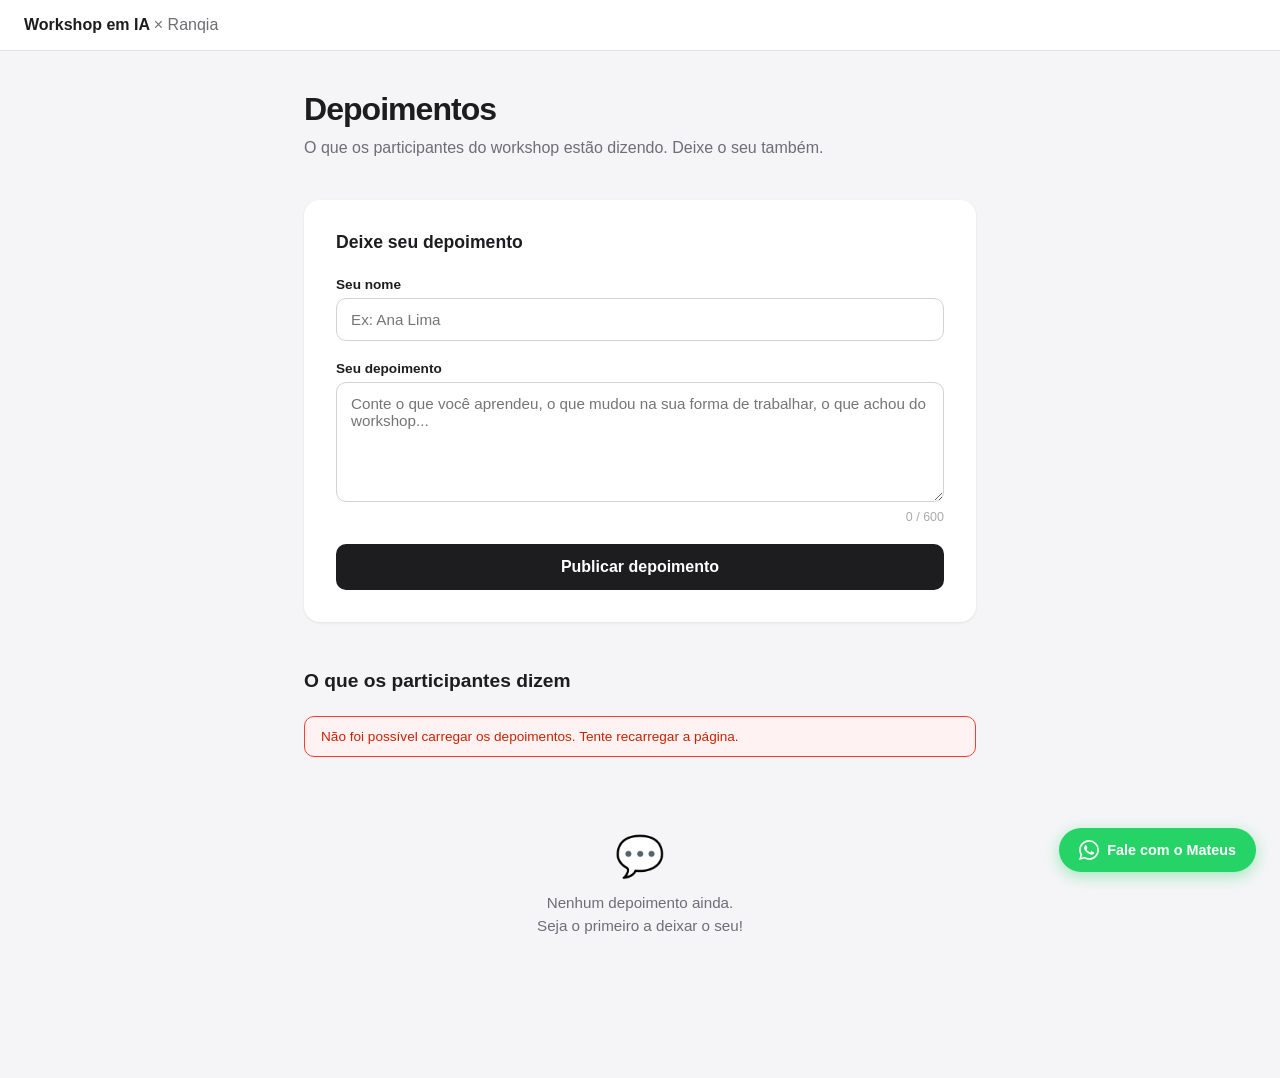
<file: depoimentos/index.html>
<!DOCTYPE html>
<html lang="pt-BR">
<head>
  <meta charset="UTF-8">
  <meta name="viewport" content="width=device-width, initial-scale=1.0">
  <title>Depoimentos · Workshop de IA + GEO</title>
  <meta name="robots" content="noindex, nofollow">
  <style>
    *, *::before, *::after { box-sizing: border-box; margin: 0; padding: 0; }

    html, body {
      overflow-x: hidden;
      max-width: 100%;
      font-family: -apple-system, 'Helvetica Neue', Helvetica, Arial, sans-serif;
      background: #f5f5f7;
      color: #1d1d1f;
      -webkit-font-smoothing: antialiased;
    }

    /* ── HEADER ── */
    .header {
      background: #fff;
      border-bottom: 1px solid #e0e0e5;
      padding: 16px 24px;
      display: flex;
      align-items: center;
      justify-content: space-between;
    }
    .header__brand {
      font-size: 1rem;
      font-weight: 700;
      color: #1d1d1f;
      text-decoration: none;
    }
    .header__brand span { color: #6e6e73; font-weight: 400; }

    /* ── LAYOUT ── */
    .page {
      max-width: 720px;
      margin: 0 auto;
      padding: 40px 24px 80px;
    }

    /* ── TITLE ── */
    .page-title {
      font-size: 2rem;
      font-weight: 700;
      letter-spacing: -0.03em;
      margin-bottom: 8px;
    }
    .page-subtitle {
      font-size: 1rem;
      color: #6e6e73;
      margin-bottom: 40px;
      line-height: 1.5;
    }

    /* ── FORM ── */
    .form-card {
      background: #fff;
      border-radius: 16px;
      padding: 32px;
      margin-bottom: 48px;
      box-shadow: 0 1px 3px rgba(0,0,0,0.08);
    }
    .form-card h2 {
      font-size: 1.1rem;
      font-weight: 600;
      margin-bottom: 24px;
      color: #1d1d1f;
    }

    .field { margin-bottom: 20px; }
    .field label {
      display: block;
      font-size: 0.85rem;
      font-weight: 600;
      color: #1d1d1f;
      margin-bottom: 6px;
    }
    .field input,
    .field textarea {
      width: 100%;
      border: 1.5px solid #d2d2d7;
      border-radius: 10px;
      padding: 12px 14px;
      font-size: 0.95rem;
      font-family: inherit;
      color: #1d1d1f;
      background: #fff;
      transition: border-color 0.15s;
      outline: none;
      resize: vertical;
    }
    .field input:focus,
    .field textarea:focus {
      border-color: #0071e3;
    }
    .field input.has-error,
    .field textarea.has-error {
      border-color: #ff3b30;
    }
    .field textarea {
      min-height: 120px;
    }

    .char-row {
      display: flex;
      justify-content: flex-end;
      margin-top: 4px;
    }
    .char-count {
      font-size: 0.78rem;
      color: #aaa;
    }
    .char-count.warn { color: #ff9500; }
    .char-count.over { color: #ff3b30; }

    .field-error {
      font-size: 0.8rem;
      color: #ff3b30;
      margin-top: 4px;
      display: none;
    }
    .field-error.visible { display: block; }

    .btn-publicar {
      width: 100%;
      padding: 14px;
      background: #1d1d1f;
      color: #fff;
      border: none;
      border-radius: 10px;
      font-size: 1rem;
      font-weight: 600;
      cursor: pointer;
      transition: background 0.15s, transform 0.1s;
    }
    .btn-publicar:hover { background: #333; }
    .btn-publicar:active { transform: scale(0.98); }
    .btn-publicar:disabled { background: #c7c7cc; cursor: not-allowed; transform: none; }

    .msg-sucesso {
      display: none;
      margin-top: 16px;
      padding: 12px 16px;
      background: #e8faf0;
      border: 1px solid #34c759;
      border-radius: 10px;
      color: #1c8736;
      font-size: 0.9rem;
      font-weight: 500;
      text-align: center;
    }
    .msg-sucesso.visible { display: block; }

    /* ── DEPOIMENTOS LIST ── */
    .section-title {
      font-size: 1.2rem;
      font-weight: 700;
      margin-bottom: 24px;
      color: #1d1d1f;
    }

    .depoimentos-list {
      display: flex;
      flex-direction: column;
      gap: 16px;
    }

    /* ── CARD ── */
    .dep-card {
      background: #fff;
      border-radius: 16px;
      padding: 24px;
      box-shadow: 0 1px 3px rgba(0,0,0,0.08);
      display: flex;
      gap: 16px;
      animation: fadeIn 0.3s ease;
    }
    @keyframes fadeIn {
      from { opacity: 0; transform: translateY(-8px); }
      to   { opacity: 1; transform: translateY(0); }
    }

    .dep-avatar {
      flex-shrink: 0;
      width: 44px;
      height: 44px;
      border-radius: 50%;
      background: #1d1d1f;
      color: #fff;
      font-size: 1.1rem;
      font-weight: 700;
      display: flex;
      align-items: center;
      justify-content: center;
      text-transform: uppercase;
    }

    .dep-body { flex: 1; min-width: 0; }
    .dep-meta {
      display: flex;
      align-items: baseline;
      gap: 10px;
      margin-bottom: 8px;
      flex-wrap: wrap;
    }
    .dep-nome {
      font-size: 0.95rem;
      font-weight: 700;
      color: #1d1d1f;
    }
    .dep-data {
      font-size: 0.8rem;
      color: #aaa;
    }
    .dep-texto {
      font-size: 0.95rem;
      line-height: 1.6;
      color: #3a3a3c;
      white-space: pre-wrap;
      word-break: break-word;
    }

    /* ── SKELETON ── */
    .skeleton { animation: shimmer 1.4s infinite linear; }
    @keyframes shimmer {
      0%   { background-position: -600px 0; }
      100% { background-position:  600px 0; }
    }
    .dep-card--skeleton .dep-avatar {
      background: linear-gradient(90deg, #e5e5ea 25%, #f2f2f7 50%, #e5e5ea 75%);
      background-size: 600px 100%;
    }
    .skel-line {
      height: 13px;
      border-radius: 6px;
      margin-bottom: 8px;
      background: linear-gradient(90deg, #e5e5ea 25%, #f2f2f7 50%, #e5e5ea 75%);
      background-size: 600px 100%;
    }
    .skel-line--short { width: 40%; }
    .skel-line--medium { width: 65%; }
    .skel-line--long { width: 90%; }
    .skel-line--full { width: 100%; }

    /* ── EMPTY STATE ── */
    .empty-state {
      display: none;
      text-align: center;
      padding: 60px 24px;
      color: #6e6e73;
    }
    .empty-state__icon { font-size: 2.5rem; margin-bottom: 12px; }
    .empty-state__text { font-size: 0.95rem; line-height: 1.5; }
    .empty-state.visible { display: block; }

    /* ── ERROR BANNER ── */
    .error-banner {
      display: none;
      padding: 12px 16px;
      background: #fff2f2;
      border: 1px solid #ff3b30;
      border-radius: 10px;
      color: #cc2200;
      font-size: 0.85rem;
      margin-bottom: 16px;
    }
    .error-banner.visible { display: block; }

    /* ── WAP FAB ── */
    .wpp-fab {
      position: fixed;
      bottom: 28px;
      right: 24px;
      z-index: 999;
      display: flex;
      align-items: center;
      gap: 8px;
      background: #25D366;
      color: #fff;
      text-decoration: none;
      font-size: 0.9rem;
      font-weight: 600;
      padding: 12px 20px;
      border-radius: 980px;
      box-shadow: 0 4px 16px rgba(37,211,102,0.4);
      transition: transform 0.15s, box-shadow 0.15s;
      white-space: nowrap;
    }
    .wpp-fab:hover {
      transform: translateY(-2px);
      box-shadow: 0 6px 20px rgba(37,211,102,0.5);
    }
    .wpp-fab svg { flex-shrink: 0; }
    .wpp-fab__label {}

    @media (max-width: 600px) {
      .wpp-fab {
        padding: 0;
        width: 52px;
        height: 52px;
        border-radius: 50%;
        justify-content: center;
      }
      .wpp-fab__label { display: none; }
      .wpp-fab svg { width: 22px; height: 22px; }
    }
  </style>
</head>
<body>

  <header class="header">
    <a href="/" class="header__brand">Workshop em IA <span>× Ranqia</span></a>
  </header>

  <main class="page">
    <h1 class="page-title">Depoimentos</h1>
    <p class="page-subtitle">O que os participantes do workshop estão dizendo. Deixe o seu também.</p>

    <!-- FORM -->
    <div class="form-card">
      <h2>Deixe seu depoimento</h2>
      <form id="form-depoimento" novalidate>

        <div class="field">
          <label for="input-nome">Seu nome</label>
          <input
            type="text"
            id="input-nome"
            name="nome"
            placeholder="Ex: Ana Lima"
            maxlength="80"
            autocomplete="name"
          >
          <div class="field-error" id="erro-nome">Por favor, informe seu nome.</div>
        </div>

        <div class="field">
          <label for="input-depoimento">Seu depoimento</label>
          <textarea
            id="input-depoimento"
            name="depoimento"
            placeholder="Conte o que você aprendeu, o que mudou na sua forma de trabalhar, o que achou do workshop..."
            maxlength="600"
          ></textarea>
          <div class="char-row">
            <span class="char-count" id="char-count">0 / 600</span>
          </div>
          <div class="field-error" id="erro-depoimento">Por favor, escreva seu depoimento (mínimo 20 caracteres).</div>
        </div>

        <button type="submit" class="btn-publicar" id="btn-publicar">Publicar depoimento</button>
        <div class="msg-sucesso" id="msg-sucesso">Depoimento publicado! Obrigado pelo feedback. 🙌</div>
      </form>
    </div>

    <!-- LIST -->
    <div class="section-title">O que os participantes dizem</div>
    <div class="error-banner" id="error-banner">Não foi possível carregar os depoimentos. Tente recarregar a página.</div>
    <div class="depoimentos-list" id="depoimentos-list">
      <!-- skeletons -->
      <div class="dep-card dep-card--skeleton">
        <div class="dep-avatar skeleton"></div>
        <div class="dep-body" style="flex:1">
          <div class="skel-line skel-line--short skeleton" style="margin-bottom:10px"></div>
          <div class="skel-line skel-line--long skeleton"></div>
          <div class="skel-line skel-line--medium skeleton"></div>
        </div>
      </div>
      <div class="dep-card dep-card--skeleton">
        <div class="dep-avatar skeleton"></div>
        <div class="dep-body" style="flex:1">
          <div class="skel-line skel-line--short skeleton" style="margin-bottom:10px"></div>
          <div class="skel-line skel-line--full skeleton"></div>
          <div class="skel-line skel-line--long skeleton"></div>
        </div>
      </div>
      <div class="dep-card dep-card--skeleton">
        <div class="dep-avatar skeleton"></div>
        <div class="dep-body" style="flex:1">
          <div class="skel-line skel-line--short skeleton" style="margin-bottom:10px"></div>
          <div class="skel-line skel-line--medium skeleton"></div>
          <div class="skel-line skel-line--full skeleton"></div>
        </div>
      </div>
    </div>
    <div class="empty-state" id="empty-state">
      <div class="empty-state__icon">💬</div>
      <div class="empty-state__text">Nenhum depoimento ainda.<br>Seja o primeiro a deixar o seu!</div>
    </div>
  </main>

  <!-- WhatsApp FAB -->
  <a
    class="wpp-fab"
    href="https://wa.me/5511943343231?text=Oi%20Mateus%2C%20vim%20da%20p%C3%A1gina%20de%20depoimentos%20e%20quero%20falar%20sobre%20o%20workshop!"
    target="_blank"
    rel="noopener noreferrer"
    aria-label="Fale com o Mateus no WhatsApp"
  >
    <svg xmlns="http://www.w3.org/2000/svg" width="20" height="20" viewBox="0 0 24 24" fill="currentColor">
      <path d="M17.472 14.382c-.297-.149-1.758-.867-2.03-.967-.273-.099-.471-.148-.67.15-.197.297-.767.966-.94 1.164-.173.199-.347.223-.644.075-.297-.15-1.255-.463-2.39-1.475-.883-.788-1.48-1.761-1.653-2.059-.173-.297-.018-.458.13-.606.134-.133.298-.347.446-.52.149-.174.198-.298.298-.497.099-.198.05-.371-.025-.52-.075-.149-.669-1.612-.916-2.207-.242-.579-.487-.5-.669-.51-.173-.008-.371-.01-.57-.01-.198 0-.52.074-.792.372-.272.297-1.04 1.016-1.04 2.479 0 1.462 1.065 2.875 1.213 3.074.149.198 2.096 3.2 5.077 4.487.709.306 1.262.489 1.694.625.712.227 1.36.195 1.871.118.571-.085 1.758-.719 2.006-1.413.248-.694.248-1.289.173-1.413-.074-.124-.272-.198-.57-.347m-5.421 7.403h-.004a9.87 9.87 0 01-5.031-1.378l-.361-.214-3.741.982.998-3.648-.235-.374a9.86 9.86 0 01-1.51-5.26c.001-5.45 4.436-9.884 9.888-9.884 2.64 0 5.122 1.03 6.988 2.898a9.825 9.825 0 012.893 6.994c-.003 5.45-4.437 9.884-9.885 9.884m8.413-18.297A11.815 11.815 0 0012.05 0C5.495 0 .16 5.335.157 11.892c0 2.096.547 4.142 1.588 5.945L.057 24l6.305-1.654a11.882 11.882 0 005.683 1.448h.005c6.554 0 11.89-5.335 11.893-11.893a11.821 11.821 0 00-3.48-8.413z"/>
    </svg>
    <span class="wpp-fab__label">Fale com o Mateus</span>
  </a>

  <script>
    const ENDPOINT = 'https://script.google.com/macros/s/AKfycbwvahGWXu1JVOLsGuT7q7WfcbdLHtSdaJ051Mpgxjglpbj_gT50AL7O8ks3XY5Iyrfr/exec';

    /* ── SANITIZE ── */
    function sanitize(str) {
      return String(str)
        .replace(/&/g, '&amp;')
        .replace(/</g, '&lt;')
        .replace(/>/g, '&gt;');
    }

    /* ── FORMAT DATE ── */
    function formatDate(str) {
      if (!str) return '';
      try {
        const d = new Date(str);
        return d.toLocaleDateString('pt-BR', { day: '2-digit', month: 'short', year: 'numeric' });
      } catch(_) { return str; }
    }

    /* ── BUILD CARD ── */
    function buildCard(dep) {
      const nome = sanitize(dep.nome || 'Anônimo');
      const texto = sanitize(dep.depoimento || '');
      const data = formatDate(dep.data);
      const initial = nome.trim().charAt(0).toUpperCase();

      const card = document.createElement('div');
      card.className = 'dep-card';
      card.innerHTML = `
        <div class="dep-avatar">${initial}</div>
        <div class="dep-body">
          <div class="dep-meta">
            <span class="dep-nome">${nome}</span>
            ${data ? `<span class="dep-data">${data}</span>` : ''}
          </div>
          <div class="dep-texto">${texto}</div>
        </div>
      `;
      return card;
    }

    /* ── REMOVE SKELETONS ── */
    function removeSkeletons() {
      document.querySelectorAll('.dep-card--skeleton').forEach(el => el.remove());
    }

    /* ── LOAD DEPOIMENTOS ── */
    async function loadDepoimentos() {
      try {
        const res = await fetch(ENDPOINT + '?action=depoimentos');
        const data = await res.json();
        removeSkeletons();

        const list = document.getElementById('depoimentos-list');
        const deps = (data.depoimentos || []).reverse(); // most recent first

        if (deps.length === 0) {
          document.getElementById('empty-state').classList.add('visible');
          return;
        }

        deps.forEach(dep => {
          list.appendChild(buildCard(dep));
        });
      } catch (err) {
        removeSkeletons();
        document.getElementById('error-banner').classList.add('visible');
        document.getElementById('empty-state').classList.add('visible');
      }
    }

    /* ── CHAR COUNTER ── */
    const textarea = document.getElementById('input-depoimento');
    const charCount = document.getElementById('char-count');
    const MAX_CHARS = 600;

    textarea.addEventListener('input', () => {
      const len = textarea.value.length;
      charCount.textContent = `${len} / ${MAX_CHARS}`;
      charCount.className = 'char-count' + (len > MAX_CHARS * 0.9 ? (len >= MAX_CHARS ? ' over' : ' warn') : '');
    });

    /* ── FORM SUBMIT ── */
    const form = document.getElementById('form-depoimento');
    const btnPublicar = document.getElementById('btn-publicar');
    const msgSucesso = document.getElementById('msg-sucesso');
    const inputNome = document.getElementById('input-nome');
    const erroNome = document.getElementById('erro-nome');
    const erroDepoimento = document.getElementById('erro-depoimento');

    function showError(input, errorEl) {
      input.classList.add('has-error');
      errorEl.classList.add('visible');
    }
    function clearError(input, errorEl) {
      input.classList.remove('has-error');
      errorEl.classList.remove('visible');
    }

    inputNome.addEventListener('input', () => clearError(inputNome, erroNome));
    textarea.addEventListener('input', () => clearError(textarea, erroDepoimento));

    form.addEventListener('submit', async (e) => {
      e.preventDefault();
      let valid = true;

      const nome = inputNome.value.trim();
      const depoimento = textarea.value.trim();

      clearError(inputNome, erroNome);
      clearError(textarea, erroDepoimento);

      if (!nome) { showError(inputNome, erroNome); valid = false; }
      if (depoimento.length < 20) { showError(textarea, erroDepoimento); valid = false; }
      if (!valid) return;

      btnPublicar.disabled = true;
      btnPublicar.textContent = 'Publicando...';

      const payload = { action: 'depoimento', nome, depoimento };
      const timeout = new Promise((_, reject) => setTimeout(() => reject(new Error('timeout')), 5000));
      const request = fetch(ENDPOINT, {
        method: 'POST',
        mode: 'no-cors',
        headers: { 'Content-Type': 'application/json' },
        body: JSON.stringify(payload)
      });

      try {
        await Promise.race([request, timeout]);
      } catch (_) {
        // no-cors or timeout — assume success anyway
      } finally {
        // Instant DOM insertion at top of list
        const list = document.getElementById('depoimentos-list');
        const emptyState = document.getElementById('empty-state');
        const newCard = buildCard({
          nome,
          depoimento,
          data: new Date().toISOString()
        });
        list.insertBefore(newCard, list.firstChild);
        emptyState.classList.remove('visible');

        // Reset form
        form.reset();
        charCount.textContent = '0 / 600';
        charCount.className = 'char-count';

        // Show success message, hide after 3s
        msgSucesso.classList.add('visible');
        setTimeout(() => msgSucesso.classList.remove('visible'), 3000);

        btnPublicar.disabled = false;
        btnPublicar.textContent = 'Publicar depoimento';
      }
    });

    /* ── INIT ── */
    loadDepoimentos();
  </script>
</body>
</html>
</file>
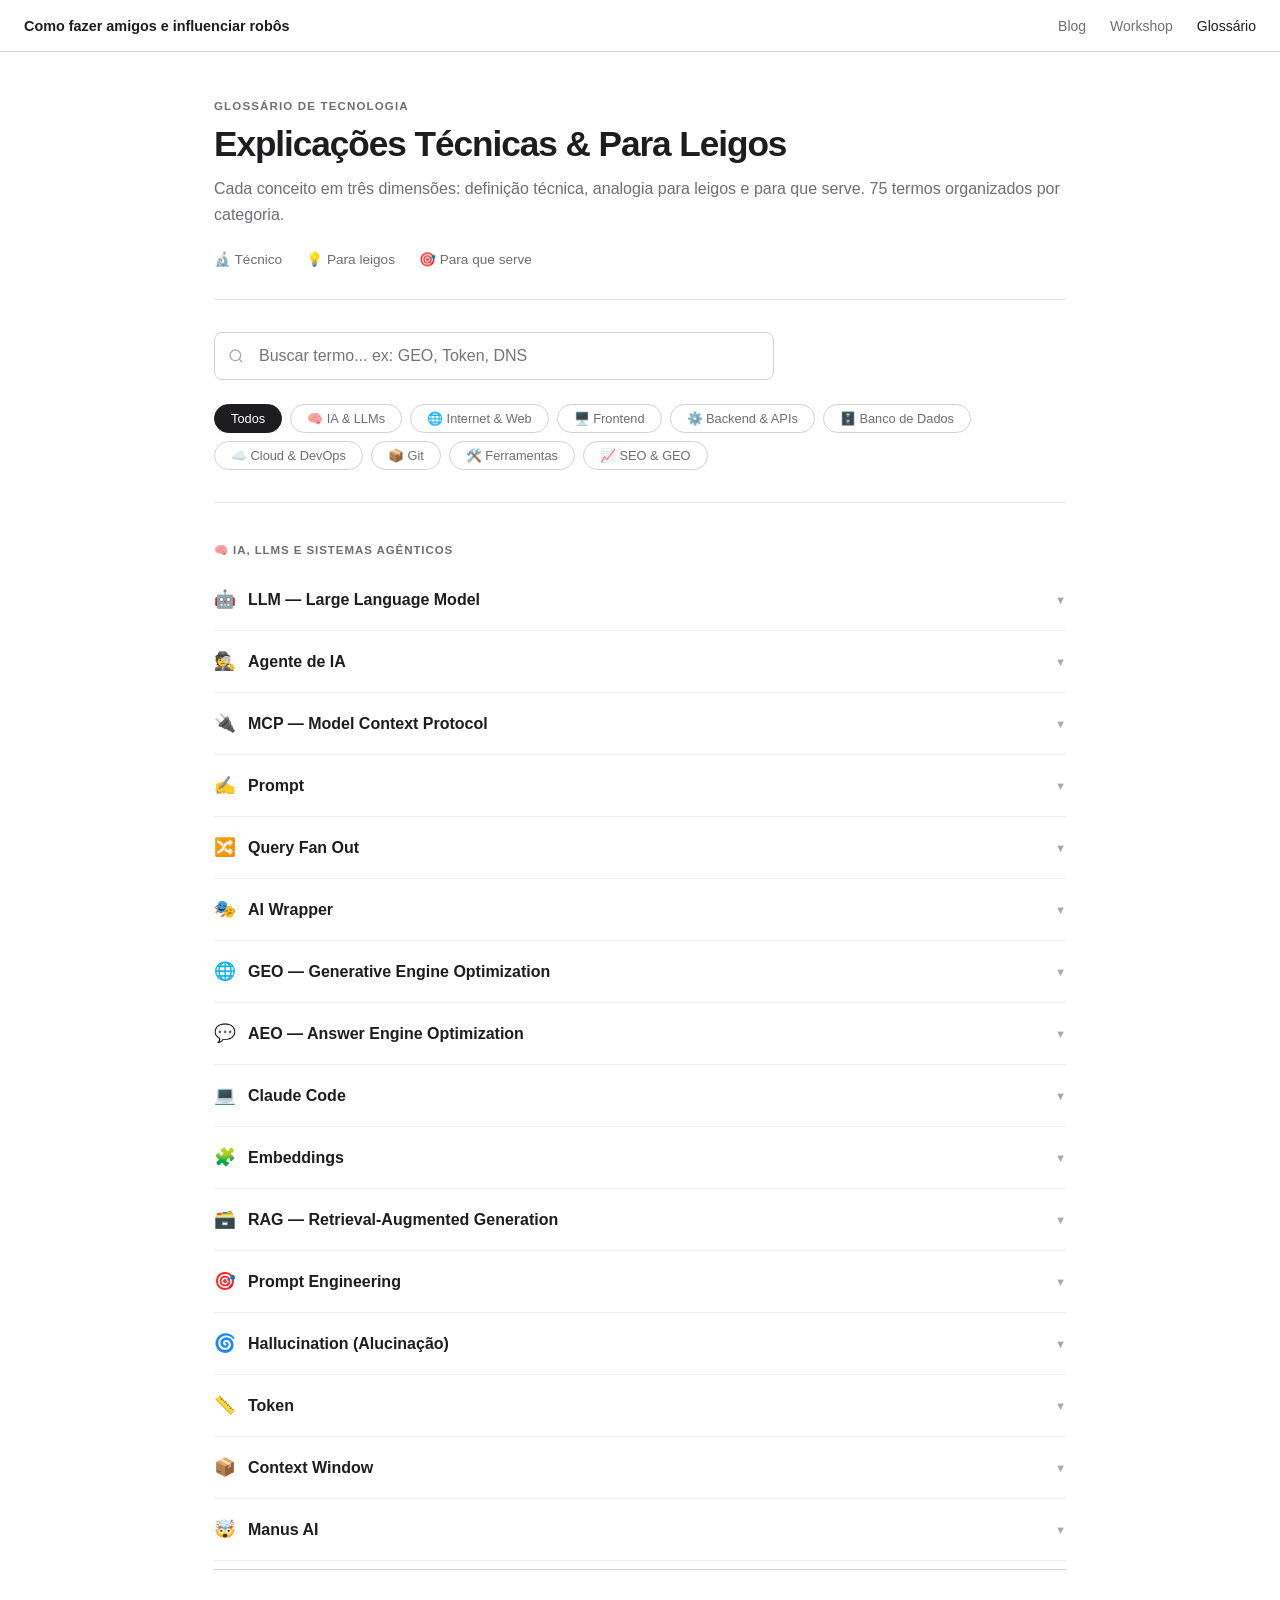
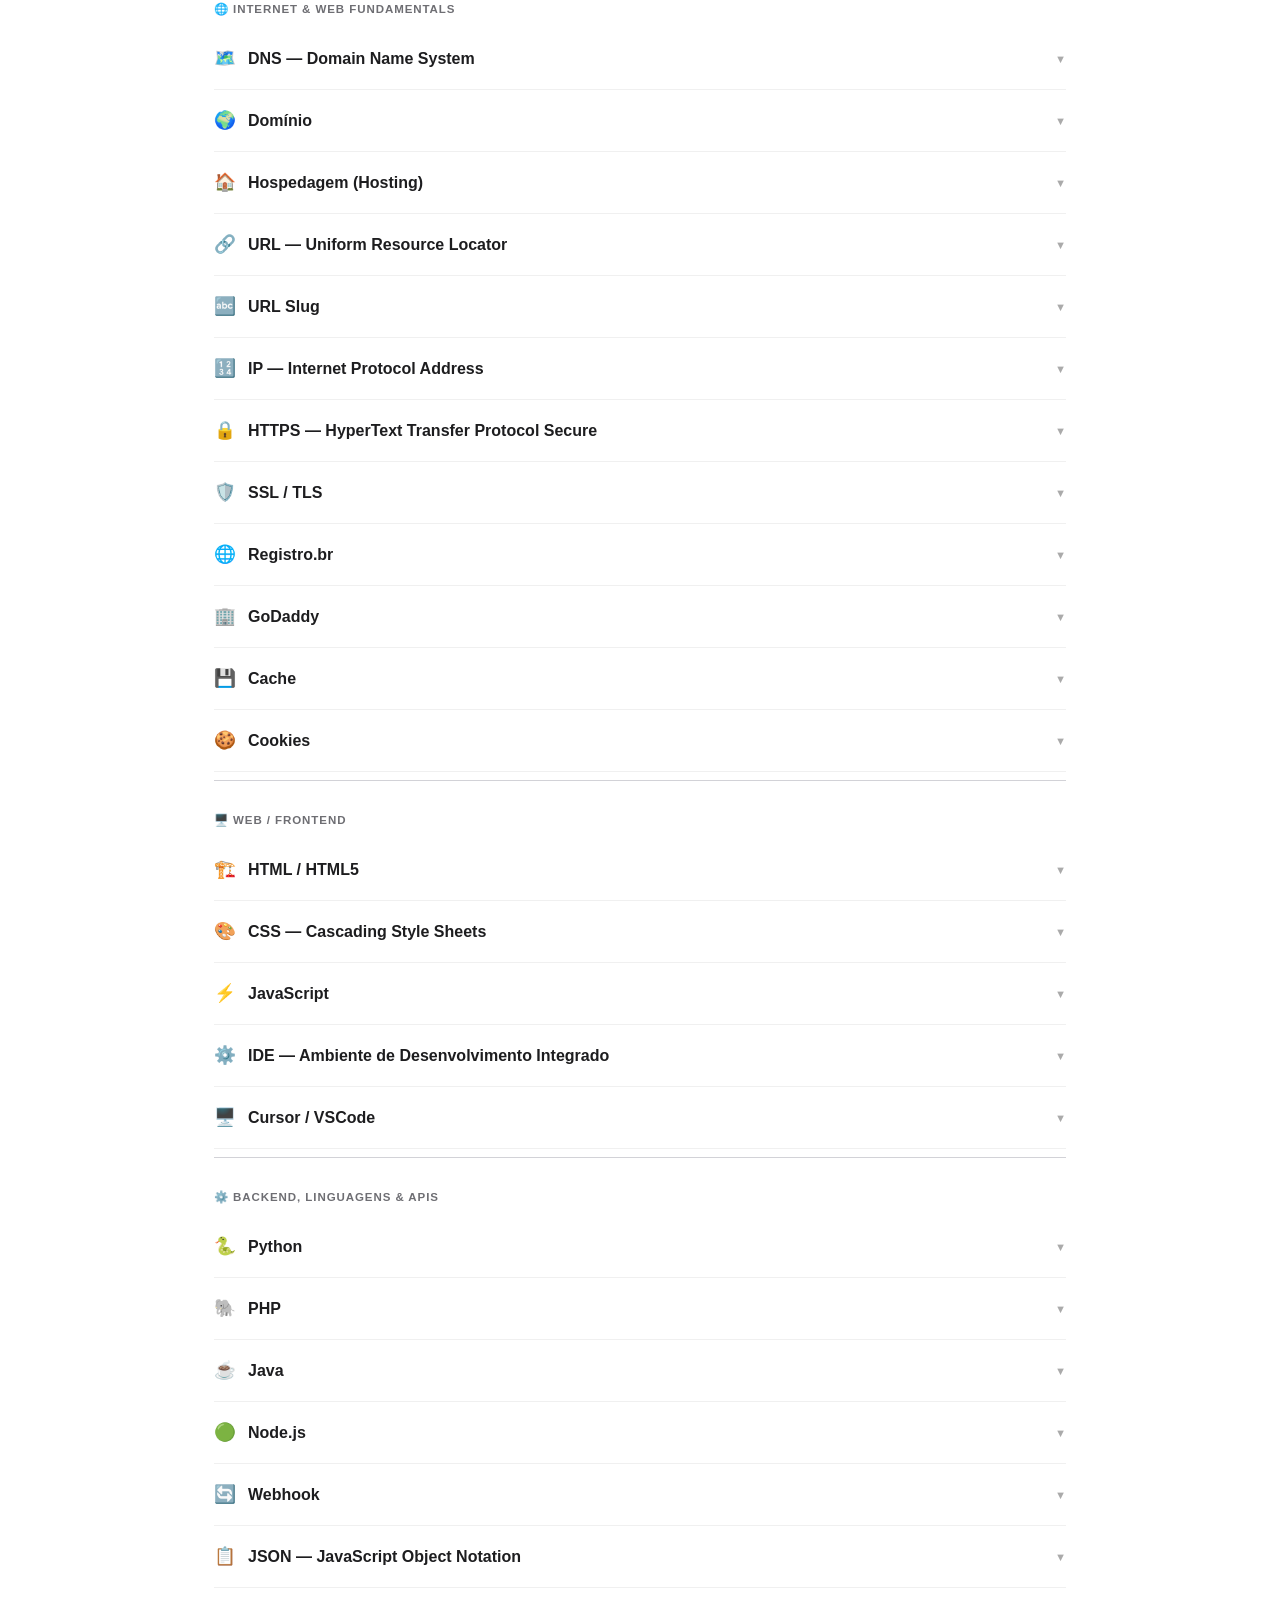
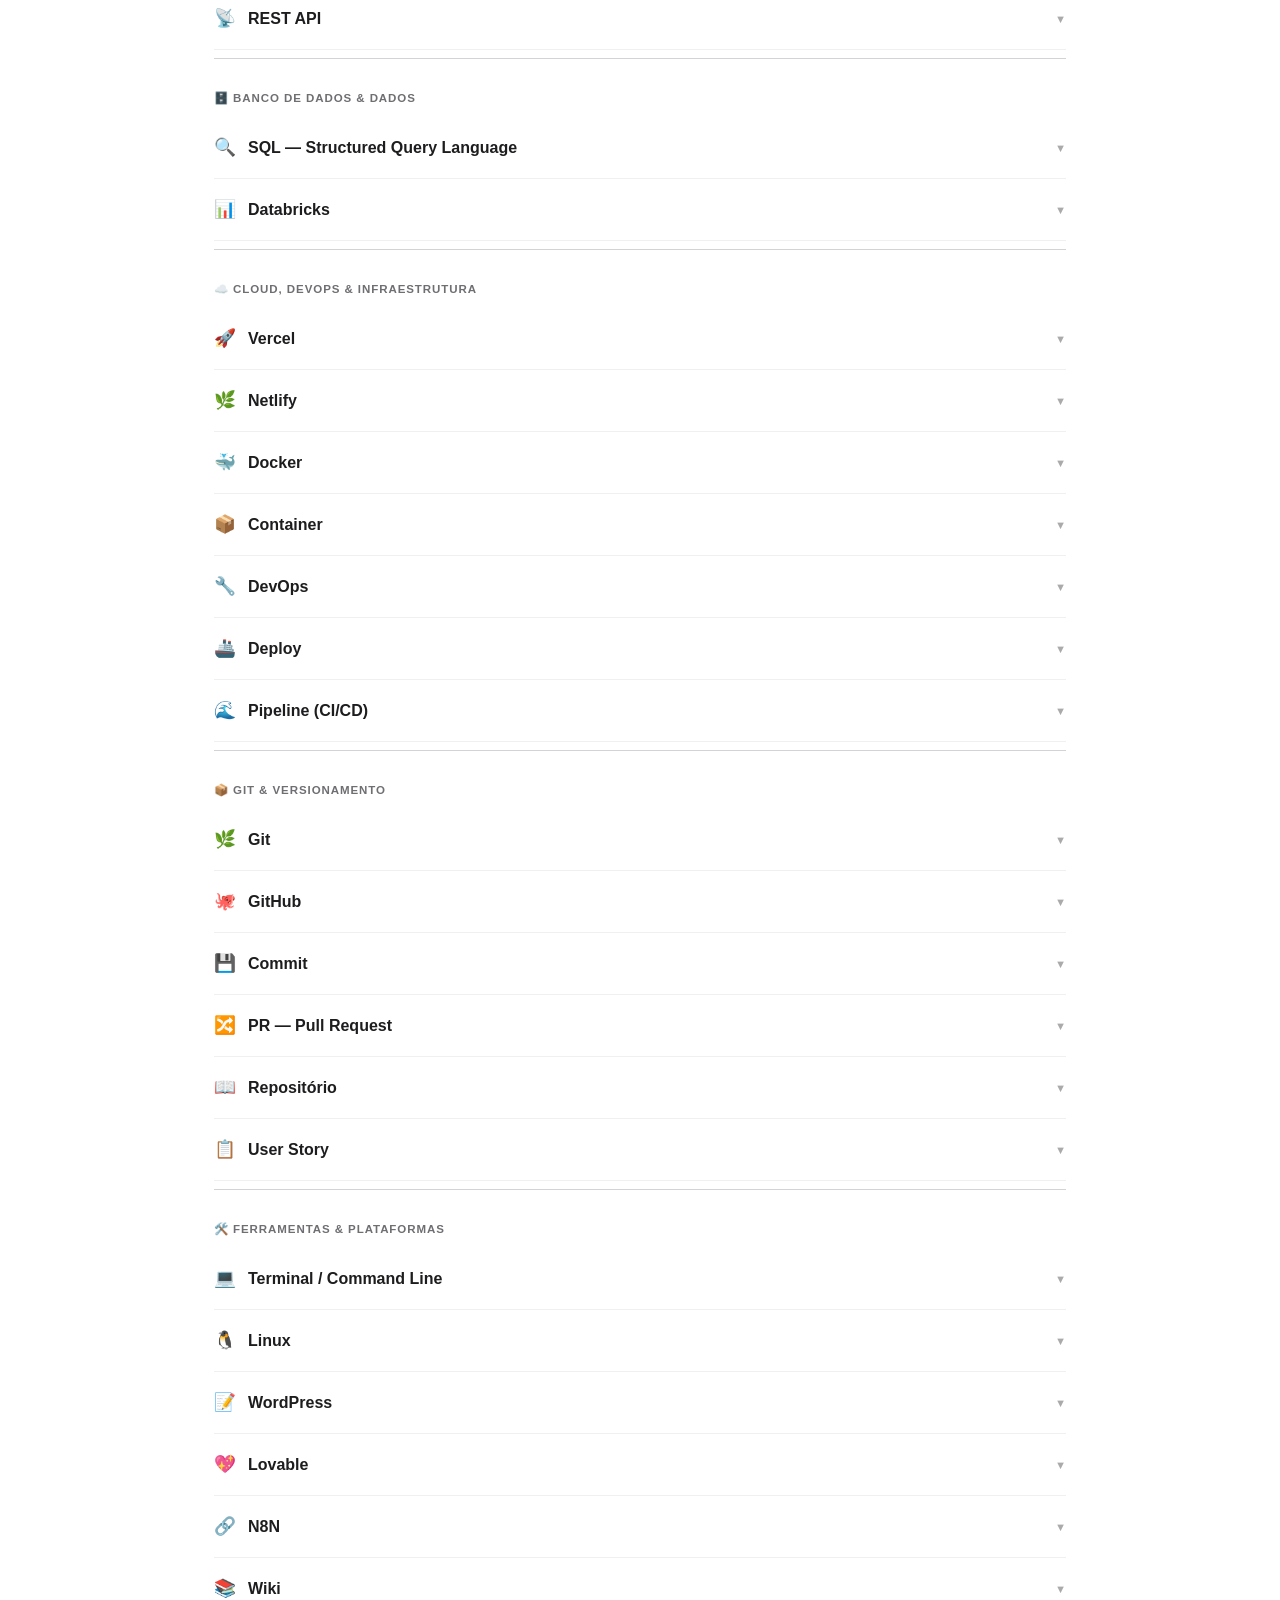
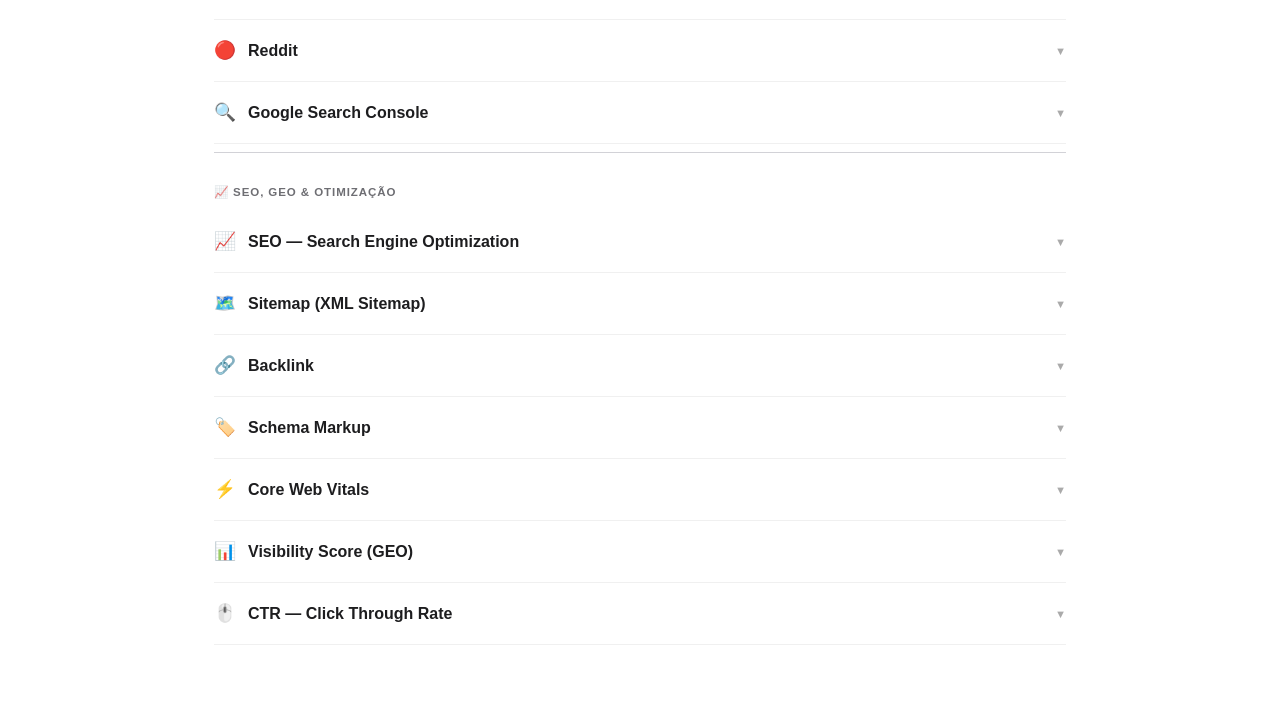
<file: glossario/index.html>
<!DOCTYPE html>
<html lang="pt-BR">
<head>
  <meta charset="UTF-8">
  <meta name="viewport" content="width=device-width, initial-scale=1.0">
  <title>Glossário de Tecnologia · comoinfluenciarrobos.com.br</title>
  <meta name="description" content="Glossário completo de tecnologia, IA e GEO — definições técnicas e explicações para leigos. Por Ranqia.">
  <style>
    *, *::before, *::after { box-sizing: border-box; margin: 0; padding: 0; }
    html, body {
      overflow-x: hidden; max-width: 100%;
      font-family: -apple-system, 'Helvetica Neue', Helvetica, Arial, sans-serif;
      background: #fff; color: #1d1d1f;
      -webkit-font-smoothing: antialiased;
    }

    /* HEADER */
    .header {
      position: fixed; top: 0; left: 0; right: 0; z-index: 100;
      height: 52px; background: #fff;
      border-bottom: 1px solid #d2d2d7;
      display: flex; align-items: center; justify-content: space-between;
      padding: 0 24px;
    }
    .header__brand { font-size: 0.9rem; font-weight: 600; color: #1d1d1f; text-decoration: none; }
    .header__brand span { color: #6e6e73; font-weight: 400; }
    .header__nav { display: flex; align-items: center; gap: 24px; }
    .header__nav a { font-size: 0.875rem; color: #6e6e73; text-decoration: none; }
    .header__nav a:hover { color: #1d1d1f; }
    .header__nav a.active { color: #1d1d1f; font-weight: 500; }

    /* LAYOUT */
    .page { max-width: 900px; margin: 0 auto; padding: 100px 24px 80px; }

    /* OPENING */
    .gloss-label {
      font-size: 0.72rem; font-weight: 600; letter-spacing: 0.1em;
      text-transform: uppercase; color: #6e6e73; margin-bottom: 12px;
    }
    .gloss-h1 { font-size: 2.2rem; font-weight: 700; letter-spacing: -0.03em; margin-bottom: 12px; }
    .gloss-sub { font-size: 1rem; color: #6e6e73; line-height: 1.6; margin-bottom: 24px; }
    .gloss-legend {
      display: flex; flex-wrap: wrap; gap: 24px;
      font-size: 0.85rem; color: #6e6e73; margin-bottom: 0;
    }
    .sep { height: 1px; background: #e5e5ea; margin: 32px 0; }

    /* SEARCH */
    .search-wrap { position: relative; max-width: 560px; margin-bottom: 24px; }
    .search-wrap svg { position: absolute; left: 14px; top: 50%; transform: translateY(-50%); color: #aaa; pointer-events: none; }
    #busca-glossario {
      width: 100%; height: 48px;
      border: 1px solid #d2d2d7; border-radius: 8px;
      padding: 0 16px 0 44px; font-size: 1rem;
      font-family: inherit; color: #1d1d1f; background: #fff;
      outline: none; transition: border-color 0.15s;
    }
    #busca-glossario:focus { border-color: #1d1d1f; }

    /* FILTERS */
    .filters { display: flex; flex-wrap: wrap; gap: 8px; margin-bottom: 0; }
    .filter-pill {
      display: inline-block; padding: 6px 16px;
      border-radius: 980px; border: 1px solid #d2d2d7;
      font-size: 0.8rem; cursor: pointer;
      background: #fff; color: #6e6e73;
      transition: all 0.15s; user-select: none;
    }
    .filter-pill:hover { border-color: #1d1d1f; color: #1d1d1f; }
    .filter-pill.active { background: #1d1d1f; color: #fff; border-color: #1d1d1f; }

    /* NO RESULTS */
    .no-results { display: none; padding: 32px 0; color: #6e6e73; font-size: 0.95rem; }
    .no-results.visible { display: block; }

    /* CATEGORY TITLE */
    .cat-title {
      font-size: 0.72rem; font-weight: 600; letter-spacing: 0.08em;
      text-transform: uppercase; color: #6e6e73;
      padding: 32px 0 12px;
      border-top: 1px solid #d2d2d7;
      margin-top: 8px;
    }
    .cat-title:first-child { border-top: none; padding-top: 8px; }

    /* ACCORDION */
    .term {
      border-bottom: 1px solid #f0f0f0;
      cursor: pointer;
    }
    .term[style*="display: none"] { border-bottom: none; }
    .term__header {
      display: flex; align-items: center; justify-content: space-between;
      padding: 20px 0; gap: 12px;
    }
    .term__header:hover { background: #f9f9f9; margin: 0 -8px; padding: 20px 8px; border-radius: 8px; }
    .term__left { display: flex; align-items: center; gap: 12px; flex: 1; min-width: 0; }
    .term__emoji { font-size: 1.1rem; flex-shrink: 0; }
    .term__name { font-size: 1rem; font-weight: 600; color: #1d1d1f; }
    .term__arrow {
      font-size: 0.7rem; color: #aaa; flex-shrink: 0;
      transition: transform 0.3s ease;
    }
    .term.open .term__arrow { transform: rotate(180deg); }
    .term__body {
      max-height: 0; overflow: hidden;
      transition: max-height 0.35s ease;
      padding-left: 36px;
    }
    .term.open .term__body { max-height: 800px; }
    .term__body-inner { padding-bottom: 24px; display: flex; flex-direction: column; gap: 14px; }

    .dim-label {
      font-size: 0.72rem; font-weight: 600; letter-spacing: 0.06em;
      text-transform: uppercase; color: #6e6e73; margin-bottom: 4px;
    }
    .dim-text { font-size: 0.9rem; color: #1d1d1f; line-height: 1.7; }

    @media (max-width: 600px) {
      .gloss-h1 { font-size: 1.6rem; }
      .header { padding: 0 16px; }
      .header__brand { font-size: 0.8rem; }
      .page { padding: 80px 16px 60px; }
    }
  </style>
</head>
<body>

<header class="header">
  <a href="/" class="header__brand">Como fazer amigos e influenciar robôs <span></span></a>
  <nav class="header__nav">
    <a href="/blog">Blog</a>
    <a href="/">Workshop</a>
    <a href="/glossario" class="active">Glossário</a>
  </nav>
</header>

<main class="page">
  <div class="gloss-label">Glossário de Tecnologia</div>
  <h1 class="gloss-h1">Explicações Técnicas &amp; Para Leigos</h1>
  <p class="gloss-sub">Cada conceito em três dimensões: definição técnica, analogia para leigos e para que serve. 75 termos organizados por categoria.</p>
  <div class="gloss-legend">
    <span>🔬 Técnico</span>
    <span>💡 Para leigos</span>
    <span>🎯 Para que serve</span>
  </div>
  <div class="sep"></div>

  <div class="search-wrap">
    <svg width="16" height="16" viewBox="0 0 24 24" fill="none" stroke="currentColor" stroke-width="2"><circle cx="11" cy="11" r="8"/><path d="m21 21-4.35-4.35"/></svg>
    <input type="search" id="busca-glossario" placeholder="Buscar termo... ex: GEO, Token, DNS" autocomplete="off">
  </div>

  <div class="filters" id="filters">
    <span class="filter-pill active" data-cat="todos">Todos</span>
    <span class="filter-pill" data-cat="ia-llms">🧠 IA &amp; LLMs</span>
    <span class="filter-pill" data-cat="internet-web">🌐 Internet &amp; Web</span>
    <span class="filter-pill" data-cat="frontend">🖥️ Frontend</span>
    <span class="filter-pill" data-cat="backend">⚙️ Backend &amp; APIs</span>
    <span class="filter-pill" data-cat="dados">🗄️ Banco de Dados</span>
    <span class="filter-pill" data-cat="cloud-devops">☁️ Cloud &amp; DevOps</span>
    <span class="filter-pill" data-cat="git">📦 Git</span>
    <span class="filter-pill" data-cat="ferramentas">🛠️ Ferramentas</span>
    <span class="filter-pill" data-cat="seo-geo">📈 SEO &amp; GEO</span>
  </div>

  <div class="sep"></div>
  <div class="no-results" id="no-results">Nenhum termo encontrado.</div>

  <div id="glossario">

    <!-- IA & LLMs -->
    <div class="cat-title" data-cat="ia-llms">🧠 IA, LLMs e Sistemas Agênticos</div>

    <div class="term" data-categoria="ia-llms" data-texto="llm large language model modelo linguagem transformer token inteligência artificial ia generativa chatgpt claude gemini">
      <div class="term__header"><div class="term__left"><span class="term__emoji">🤖</span><span class="term__name">LLM — Large Language Model</span></div><span class="term__arrow">▼</span></div>
      <div class="term__body"><div class="term__body-inner">
        <div><div class="dim-label">🔬 Técnico</div><div class="dim-text">Modelo de linguagem de grande escala treinado com bilhões de parâmetros em corpus massivos de texto, utilizando arquitetura Transformer com mecanismo de atenção para predição probabilística de tokens.</div></div>
        <div><div class="dim-label">💡 Para leigos</div><div class="dim-text">Um sistema de inteligência artificial que aprendeu a ler e escrever absorvendo bilhões de textos da internet. É como um leitor que consumiu toda a Wikipedia, todos os livros e boa parte da web — e agora consegue conversar sobre qualquer assunto.</div></div>
        <div><div class="dim-label">🎯 Para que serve</div><div class="dim-text">Base de praticamente todos os sistemas de IA generativa modernos (ChatGPT, Claude, Gemini). Usado para gerar texto, responder perguntas, resumir documentos, escrever código e muito mais.</div></div>
      </div></div>
    </div>

    <div class="term" data-categoria="ia-llms" data-texto="agente ia autonomo planejamento ferramentas ações loop percepção raciocínio">
      <div class="term__header"><div class="term__left"><span class="term__emoji">🕵️</span><span class="term__name">Agente de IA</span></div><span class="term__arrow">▼</span></div>
      <div class="term__body"><div class="term__body-inner">
        <div><div class="dim-label">🔬 Técnico</div><div class="dim-text">Sistema autônomo baseado em LLM capaz de planejar, tomar decisões sequenciais e executar ações (chamadas de ferramentas, navegação web, manipulação de arquivos) para atingir um objetivo definido, com loop de percepção-raciocínio-ação.</div></div>
        <div><div class="dim-label">💡 Para leigos</div><div class="dim-text">Um assistente de IA que não apenas responde perguntas, mas também age — pesquisa na web, envia e-mails, preenche formulários e executa tarefas por você. É como ter um estagiário digital que trabalha autonomamente.</div></div>
        <div><div class="dim-label">🎯 Para que serve</div><div class="dim-text">Automatizar fluxos de trabalho complexos, realizar pesquisas autônomas, operar sistemas de software sem supervisão constante humana.</div></div>
      </div></div>
    </div>

    <div class="term" data-categoria="ia-llms" data-texto="mcp model context protocol anthropic ferramentas fontes dados integração plug-and-play">
      <div class="term__header"><div class="term__left"><span class="term__emoji">🔌</span><span class="term__name">MCP — Model Context Protocol</span></div><span class="term__arrow">▼</span></div>
      <div class="term__body"><div class="term__body-inner">
        <div><div class="dim-label">🔬 Técnico</div><div class="dim-text">Protocolo aberto criado pela Anthropic que padroniza a comunicação entre LLMs e ferramentas/fontes de dados externas via interface cliente-servidor, permitindo integração plug-and-play de contexto e capacidades.</div></div>
        <div><div class="dim-label">💡 Para leigos</div><div class="dim-text">Um padrão universal que permite que IAs se conectem a ferramentas externas (como Google Drive, Slack, bancos de dados) da mesma forma que um carregador USB-C funciona com qualquer dispositivo.</div></div>
        <div><div class="dim-label">🎯 Para que serve</div><div class="dim-text">Conectar modelos de IA a sistemas externos de forma padronizada — bancos de dados, APIs, arquivos — sem precisar criar integrações customizadas para cada ferramenta.</div></div>
      </div></div>
    </div>

    <div class="term" data-categoria="ia-llms" data-texto="prompt instrução input texto ia requisição pedido sistema few-shot chain-of-thought">
      <div class="term__header"><div class="term__left"><span class="term__emoji">✍️</span><span class="term__name">Prompt</span></div><span class="term__arrow">▼</span></div>
      <div class="term__body"><div class="term__body-inner">
        <div><div class="dim-label">🔬 Técnico</div><div class="dim-text">Input textual (ou multimodal) fornecido a um LLM para orientar sua geração. Pode incluir instruções de sistema, contexto, exemplos few-shot, restrições de formato e a tarefa propriamente dita.</div></div>
        <div><div class="dim-label">💡 Para leigos</div><div class="dim-text">O texto que você digita para pedir algo à IA. Como um pedido bem feito ao garçom: quanto mais claro e detalhado, melhor o resultado que você recebe.</div></div>
        <div><div class="dim-label">🎯 Para que serve</div><div class="dim-text">Controlar o comportamento do modelo de IA. A qualidade do prompt determina diretamente a qualidade da resposta.</div></div>
      </div></div>
    </div>

    <div class="term" data-categoria="ia-llms" data-texto="query fan out sub-queries paralelas rag busca semantica recall cobertura">
      <div class="term__header"><div class="term__left"><span class="term__emoji">🔀</span><span class="term__name">Query Fan Out</span></div><span class="term__arrow">▼</span></div>
      <div class="term__body"><div class="term__body-inner">
        <div><div class="dim-label">🔬 Técnico</div><div class="dim-text">Técnica em que uma query original é decomposta em múltiplas sub-queries paralelas (via LLM ou regras) para ampliar cobertura semântica na recuperação de informação, especialmente em sistemas RAG.</div></div>
        <div><div class="dim-label">💡 Para leigos</div><div class="dim-text">Quando você faz uma pergunta e o sistema automaticamente gera várias versões dela para buscar mais informações — como se uma pergunta gerasse 5 buscas diferentes para cobrir todos os ângulos.</div></div>
        <div><div class="dim-label">🎯 Para que serve</div><div class="dim-text">Melhorar recall em sistemas de busca e RAG, garantindo que informações relevantes não sejam perdidas por diferenças de vocabulário.</div></div>
      </div></div>
    </div>

    <div class="term" data-categoria="ia-llms" data-texto="ai wrapper produto api gpt chatgpt camada ui startup mvp">
      <div class="term__header"><div class="term__left"><span class="term__emoji">🎭</span><span class="term__name">AI Wrapper</span></div><span class="term__arrow">▼</span></div>
      <div class="term__body"><div class="term__body-inner">
        <div><div class="dim-label">🔬 Técnico</div><div class="dim-text">Aplicação construída sobre a API de um LLM base (como GPT ou Claude) adicionando uma camada de UI, lógica de negócio, prompts customizados e integrações, sem treinar o modelo proprietário.</div></div>
        <div><div class="dim-label">💡 Para leigos</div><div class="dim-text">Um produto que usa a IA de outra empresa por baixo dos panos, mas com interface própria e funcionalidades customizadas. Como um app de delivery que usa o mapa do Google, mas tem o próprio visual.</div></div>
        <div><div class="dim-label">🎯 Para que serve</div><div class="dim-text">Criar produtos de IA rapidamente sem precisar treinar modelos — ideal para startups e MVPs.</div></div>
      </div></div>
    </div>

    <div class="term" data-categoria="ia-llms" data-texto="geo generative engine optimization citações visibilidade autoridade ia chatgpt claude gemini perplexity">
      <div class="term__header"><div class="term__left"><span class="term__emoji">🌐</span><span class="term__name">GEO — Generative Engine Optimization</span></div><span class="term__arrow">▼</span></div>
      <div class="term__body"><div class="term__body-inner">
        <div><div class="dim-label">🔬 Técnico</div><div class="dim-text">Conjunto de práticas para otimizar conteúdo digital a fim de maximizar citações, visibilidade e autoridade em respostas geradas por motores de IA (ChatGPT, Claude, Gemini, Perplexity), usando métricas como Visibility Score e Semantic Drift.</div></div>
        <div><div class="dim-label">💡 Para leigos</div><div class="dim-text">Se o SEO é aparecer no Google, o GEO é aparecer quando alguém pergunta algo a uma IA. É a nova fronteira de marketing digital — otimizar para que a IA mencione sua marca ou produto nas respostas.</div></div>
        <div><div class="dim-label">🎯 Para que serve</div><div class="dim-text">Garantir que marcas, produtos e conteúdos sejam citados e recomendados por sistemas de IA generativa, criando nova fonte de tráfego e autoridade.</div></div>
      </div></div>
    </div>

    <div class="term" data-categoria="ia-llms" data-texto="aeo answer engine optimization featured snippets voice search google ai overviews schema markup">
      <div class="term__header"><div class="term__left"><span class="term__emoji">💬</span><span class="term__name">AEO — Answer Engine Optimization</span></div><span class="term__arrow">▼</span></div>
      <div class="term__body"><div class="term__body-inner">
        <div><div class="dim-label">🔬 Técnico</div><div class="dim-text">Otimização de conteúdo para motores de resposta direta (featured snippets, People Also Ask, voice search, AI Overviews), focando em estrutura semântica, marcação de schema e resposta direta a intenções de query.</div></div>
        <div><div class="dim-label">💡 Para leigos</div><div class="dim-text">Fazer com que seu site seja a fonte da resposta rápida que aparece antes dos resultados normais do Google. Como se tornar o especialista que a IA cita quando alguém faz uma pergunta direta.</div></div>
        <div><div class="dim-label">🎯 Para que serve</div><div class="dim-text">Capturar posição zero e featured snippets no Google, além de ser fonte preferencial para assistentes de voz como Alexa e Google Assistant.</div></div>
      </div></div>
    </div>

    <div class="term" data-categoria="ia-llms" data-texto="claude code desenvolvimento autônomo código git commits engenharia software anthropic">
      <div class="term__header"><div class="term__left"><span class="term__emoji">💻</span><span class="term__name">Claude Code</span></div><span class="term__arrow">▼</span></div>
      <div class="term__body"><div class="term__body-inner">
        <div><div class="dim-label">🔬 Técnico</div><div class="dim-text">Ambiente de desenvolvimento autônomo da Anthropic baseado no modelo Claude, capaz de ler, escrever e executar código, navegar sistemas de arquivos, fazer commits em Git e executar tarefas de engenharia de software de forma agêntica.</div></div>
        <div><div class="dim-label">💡 Para leigos</div><div class="dim-text">Um programador de IA que não apenas escreve código, mas também o executa, corrige erros e entrega resultados prontos — como ter um desenvolvedor sênior disponível 24h.</div></div>
        <div><div class="dim-label">🎯 Para que serve</div><div class="dim-text">Automatizar tarefas de desenvolvimento de software, realizar code review, criar e refatorar código, gerenciar repositórios e acelerar ciclos de desenvolvimento.</div></div>
      </div></div>
    </div>

    <div class="term" data-categoria="ia-llms" data-texto="embeddings vetores semântica dimensões similaridade representação busca recomendação rag">
      <div class="term__header"><div class="term__left"><span class="term__emoji">🧩</span><span class="term__name">Embeddings</span></div><span class="term__arrow">▼</span></div>
      <div class="term__body"><div class="term__body-inner">
        <div><div class="dim-label">🔬 Técnico</div><div class="dim-text">Representações vetoriais densas de alta dimensão (tipicamente 768 a 3072 dimensões) que codificam o significado semântico de textos, imagens ou outros dados em espaços geométricos onde proximidade reflete similaridade.</div></div>
        <div><div class="dim-label">💡 Para leigos</div><div class="dim-text">Uma forma de transformar palavras e textos em números de modo que coisas com significados parecidos ficam 'próximas' nesses números. É como criar um mapa onde 'cachorro' e 'gato' ficam perto um do outro por serem animais de estimação.</div></div>
        <div><div class="dim-label">🎯 Para que serve</div><div class="dim-text">Base da busca semântica, sistemas de recomendação, RAG e qualquer aplicação que precise entender similaridade de significado entre conteúdos.</div></div>
      </div></div>
    </div>

    <div class="term" data-categoria="ia-llms" data-texto="rag retrieval augmented generation busca vetorial documentos conhecimento atualizado alucinação">
      <div class="term__header"><div class="term__left"><span class="term__emoji">🗃️</span><span class="term__name">RAG — Retrieval-Augmented Generation</span></div><span class="term__arrow">▼</span></div>
      <div class="term__body"><div class="term__body-inner">
        <div><div class="dim-label">🔬 Técnico</div><div class="dim-text">Arquitetura que combina recuperação de documentos relevantes (via busca vetorial ou BM25) com geração de texto por LLM, permitindo que o modelo acesse conhecimento atualizado e específico sem necessidade de re-treinamento.</div></div>
        <div><div class="dim-label">💡 Para leigos</div><div class="dim-text">Antes de responder, a IA primeiro pesquisa em uma base de dados específica (como os documentos da sua empresa) e usa essas informações para dar uma resposta precisa. Como dar ao assistente acesso à biblioteca antes de ele responder.</div></div>
        <div><div class="dim-label">🎯 Para que serve</div><div class="dim-text">Criar chatbots corporativos que respondem com base em documentos internos, reduzir alucinações e manter conhecimento atualizado sem re-treinar o modelo.</div></div>
      </div></div>
    </div>

    <div class="term" data-categoria="ia-llms" data-texto="prompt engineering chain-of-thought few-shot role-playing structured outputs técnica qualidade">
      <div class="term__header"><div class="term__left"><span class="term__emoji">🎯</span><span class="term__name">Prompt Engineering</span></div><span class="term__arrow">▼</span></div>
      <div class="term__body"><div class="term__body-inner">
        <div><div class="dim-label">🔬 Técnico</div><div class="dim-text">Disciplina de elaboração sistemática de prompts para extrair outputs específicos de LLMs, utilizando técnicas como chain-of-thought, few-shot examples, role-playing, structured outputs e decomposição de tarefas.</div></div>
        <div><div class="dim-label">💡 Para leigos</div><div class="dim-text">A arte de saber fazer as perguntas certas para a IA. Assim como um bom briefing melhora o trabalho de um funcionário, um bom prompt melhora drasticamente a resposta da IA.</div></div>
        <div><div class="dim-label">🎯 Para que serve</div><div class="dim-text">Maximizar a qualidade, precisão e utilidade das respostas de modelos de IA sem necessidade de treinamento adicional.</div></div>
      </div></div>
    </div>

    <div class="term" data-categoria="ia-llms" data-texto="hallucination alucinação informação incorreta fabricada inventada confiança erro llm">
      <div class="term__header"><div class="term__left"><span class="term__emoji">🌀</span><span class="term__name">Hallucination (Alucinação)</span></div><span class="term__arrow">▼</span></div>
      <div class="term__body"><div class="term__body-inner">
        <div><div class="dim-label">🔬 Técnico</div><div class="dim-text">Fenômeno em LLMs onde o modelo gera informações factualmente incorretas, referências inexistentes ou dados fabricados com alta confiança, resultado de padrões estatísticos sem ancoragem factual.</div></div>
        <div><div class="dim-label">💡 Para leigos</div><div class="dim-text">Quando a IA 'inventa' informações com cara de verdade. Ela pode citar um artigo científico que nunca existiu ou dar um número errado com total convicção — como um funcionário que prefere inventar do que dizer que não sabe.</div></div>
        <div><div class="dim-label">🎯 Para que serve</div><div class="dim-text">Entender esse risco é fundamental para usar IA com responsabilidade. Sempre valide informações críticas que vieram de LLMs.</div></div>
      </div></div>
    </div>

    <div class="term" data-categoria="ia-llms" data-texto="token unidade processamento llm caractere cobrança api limite custo">
      <div class="term__header"><div class="term__left"><span class="term__emoji">📏</span><span class="term__name">Token</span></div><span class="term__arrow">▼</span></div>
      <div class="term__body"><div class="term__body-inner">
        <div><div class="dim-label">🔬 Técnico</div><div class="dim-text">Unidade básica de processamento em LLMs — fragmento de texto (aproximadamente 4 caracteres em inglês, 3 em português) resultante da tokenização. LLMs processam e geram texto token a token, e cobranças de API são baseadas em tokens.</div></div>
        <div><div class="dim-label">💡 Para leigos</div><div class="dim-text">A 'moeda' das IAs. Cada palavra (ou parte dela) é um token. Quando você usa ChatGPT ou Claude, está 'gastando' tokens — por isso há limites e cobranças baseados nessa unidade.</div></div>
        <div><div class="dim-label">🎯 Para que serve</div><div class="dim-text">Entender custos de API, limitações de contexto e como otimizar o uso de modelos de linguagem.</div></div>
      </div></div>
    </div>

    <div class="term" data-categoria="ia-llms" data-texto="context window janela contexto memória tokens input output limite documento conversa">
      <div class="term__header"><div class="term__left"><span class="term__emoji">📦</span><span class="term__name">Context Window</span></div><span class="term__arrow">▼</span></div>
      <div class="term__body"><div class="term__body-inner">
        <div><div class="dim-label">🔬 Técnico</div><div class="dim-text">Quantidade máxima de tokens (input + output) que um LLM pode processar em uma única chamada. Determina o quanto de texto, histórico de conversa e documentos podem ser incluídos no prompt.</div></div>
        <div><div class="dim-label">💡 Para leigos</div><div class="dim-text">A 'memória de trabalho' da IA — a quantidade de texto que ela consegue ler e lembrar em uma conversa. Modelos mais modernos têm janelas maiores, como passar de um Post-it para um caderno.</div></div>
        <div><div class="dim-label">🎯 Para que serve</div><div class="dim-text">Define o tamanho dos documentos e conversas que podem ser processados. Modelos com maior context window podem analisar livros inteiros ou bases de código completas.</div></div>
      </div></div>
    </div>

    <div class="term" data-categoria="ia-llms" data-texto="manus ai agente geral autonomo monica china pesquisa web arquivos tarefas complexas">
      <div class="term__header"><div class="term__left"><span class="term__emoji">🤯</span><span class="term__name">Manus AI</span></div><span class="term__arrow">▼</span></div>
      <div class="term__body"><div class="term__body-inner">
        <div><div class="dim-label">🔬 Técnico</div><div class="dim-text">Agente de IA geral da empresa chinesa Monica, capaz de executar tarefas complexas e multistep de forma autônoma, incluindo pesquisa na web, manipulação de arquivos, execução de código e interação com sistemas externos.</div></div>
        <div><div class="dim-label">💡 Para leigos</div><div class="dim-text">Um agente de IA que funciona como um assistente pessoal completo — você dá uma tarefa complexa e ele pesquisa, processa, escreve e entrega o resultado sem precisar de ajuda a cada passo.</div></div>
        <div><div class="dim-label">🎯 Para que serve</div><div class="dim-text">Automatizar fluxos de trabalho complexos que envolvem múltiplos sistemas e etapas, como pesquisa de mercado completa ou preparação de relatórios analíticos.</div></div>
      </div></div>
    </div>

    <!-- INTERNET & WEB -->
    <div class="cat-title" data-cat="internet-web">🌐 Internet &amp; Web Fundamentals</div>

    <div class="term" data-categoria="internet-web" data-texto="dns domain name system resolução nomes ip hostname endereço registros a cname mx">
      <div class="term__header"><div class="term__left"><span class="term__emoji">🗺️</span><span class="term__name">DNS — Domain Name System</span></div><span class="term__arrow">▼</span></div>
      <div class="term__body"><div class="term__body-inner">
        <div><div class="dim-label">🔬 Técnico</div><div class="dim-text">Sistema hierárquico de resolução de nomes que traduz hostnames legíveis (ex: google.com) em endereços IP usando registros A, CNAME, MX, TXT distribuídos em servidores autoritativos.</div></div>
        <div><div class="dim-label">💡 Para leigos</div><div class="dim-text">A lista telefônica da internet. Quando você digita 'google.com', o DNS é responsável por descobrir o endereço IP real desse servidor, como consultar um catálogo para achar o número de um contato.</div></div>
        <div><div class="dim-label">🎯 Para que serve</div><div class="dim-text">Permitir navegação por nomes fáceis de lembrar em vez de endereços numéricos, e configurar onde e-mails e outros serviços do seu domínio são redirecionados.</div></div>
      </div></div>
    </div>

    <div class="term" data-categoria="internet-web" data-texto="domínio nome endereço internet tld sld registro icann ranqia .com .br .ai">
      <div class="term__header"><div class="term__left"><span class="term__emoji">🌍</span><span class="term__name">Domínio</span></div><span class="term__arrow">▼</span></div>
      <div class="term__body"><div class="term__body-inner">
        <div><div class="dim-label">🔬 Técnico</div><div class="dim-text">Nome único registrado no sistema DNS que identifica um recurso na internet. Composto por TLD (.com, .ai, .br) e SLD (ranqia). Registrado por períodos anuais via registradores acreditados pela ICANN.</div></div>
        <div><div class="dim-label">💡 Para leigos</div><div class="dim-text">O endereço da sua 'casa' na internet. Assim como uma empresa tem um endereço físico, ranqia.ai é o endereço digital. Você aluga esse nome por ano e ele te identifica na web.</div></div>
        <div><div class="dim-label">🎯 Para que serve</div><div class="dim-text">Identificar sua presença online com um endereço memorável, criar credibilidade e definir onde seu e-mail e site estão localizados.</div></div>
      </div></div>
    </div>

    <div class="term" data-categoria="internet-web" data-texto="hospedagem hosting servidor arquivos banco dados aplicação web infraestrutura">
      <div class="term__header"><div class="term__left"><span class="term__emoji">🏠</span><span class="term__name">Hospedagem (Hosting)</span></div><span class="term__arrow">▼</span></div>
      <div class="term__body"><div class="term__body-inner">
        <div><div class="dim-label">🔬 Técnico</div><div class="dim-text">Serviço de infraestrutura que disponibiliza servidores físicos ou virtuais para armazenar arquivos, bancos de dados e executar aplicações web, tornando-os acessíveis via internet 24/7.</div></div>
        <div><div class="dim-label">💡 Para leigos</div><div class="dim-text">Se o domínio é o endereço, a hospedagem é o terreno onde sua casa foi construída. É o espaço físico (no servidor de outra empresa) onde os arquivos do seu site ficam guardados e acessíveis.</div></div>
        <div><div class="dim-label">🎯 Para que serve</div><div class="dim-text">Publicar e manter um site, aplicação ou sistema acessível na internet sem precisar manter sua própria infraestrutura física.</div></div>
      </div></div>
    </div>

    <div class="term" data-categoria="internet-web" data-texto="url uniform resource locator endereço protocolo path parâmetros query fragmento https">
      <div class="term__header"><div class="term__left"><span class="term__emoji">🔗</span><span class="term__name">URL — Uniform Resource Locator</span></div><span class="term__arrow">▼</span></div>
      <div class="term__body"><div class="term__body-inner">
        <div><div class="dim-label">🔬 Técnico</div><div class="dim-text">Endereço completo de um recurso na web, composto por protocolo (https://), domínio, path, parâmetros de query e fragmento. Definido pelo RFC 3986.</div></div>
        <div><div class="dim-label">💡 Para leigos</div><div class="dim-text">O endereço completo de qualquer coisa na internet — como o CEP detalhado de uma casa. É tudo aquilo que aparece na barra de endereço do seu navegador.</div></div>
        <div><div class="dim-label">🎯 Para que serve</div><div class="dim-text">Identificar e acessar qualquer recurso específico na web, seja uma página, imagem, arquivo ou endpoint de API.</div></div>
      </div></div>
    </div>

    <div class="term" data-categoria="internet-web" data-texto="url slug amigável lowercase hífens seo legível path post endereço">
      <div class="term__header"><div class="term__left"><span class="term__emoji">🔤</span><span class="term__name">URL Slug</span></div><span class="term__arrow">▼</span></div>
      <div class="term__body"><div class="term__body-inner">
        <div><div class="dim-label">🔬 Técnico</div><div class="dim-text">Parte final legível da URL que identifica um recurso específico, formatada em lowercase com hífens separando palavras. Gerado removendo caracteres especiais, acentos e espaços.</div></div>
        <div><div class="dim-label">💡 Para leigos</div><div class="dim-text">A parte 'amigável' no final da URL que descreve o conteúdo. Em vez de '/post?id=4521', fica '/o-que-e-inteligencia-artificial' — muito mais fácil de entender e lembrar.</div></div>
        <div><div class="dim-label">🎯 Para que serve</div><div class="dim-text">Melhorar SEO, tornar URLs legíveis e memorizáveis, e transmitir o conteúdo da página para motores de busca e usuários.</div></div>
      </div></div>
    </div>

    <div class="term" data-categoria="internet-web" data-texto="ip internet protocol endereço numerico ipv4 ipv6 dispositivo rede dhcp">
      <div class="term__header"><div class="term__left"><span class="term__emoji">🔢</span><span class="term__name">IP — Internet Protocol Address</span></div><span class="term__arrow">▼</span></div>
      <div class="term__body"><div class="term__body-inner">
        <div><div class="dim-label">🔬 Técnico</div><div class="dim-text">Endereço numérico único que identifica dispositivos em redes IP. IPv4 usa 32 bits (ex: 192.168.1.1), IPv6 usa 128 bits. Pode ser estático ou dinâmico (atribuído pelo DHCP).</div></div>
        <div><div class="dim-label">💡 Para leigos</div><div class="dim-text">O 'CPF' de cada computador ou servidor na internet — um número único que identifica cada dispositivo. Quando você acessa um site, na verdade está acessando um IP; o DNS só traduz o nome para esse número.</div></div>
        <div><div class="dim-label">🎯 Para que serve</div><div class="dim-text">Identificar e rotear comunicações entre dispositivos na rede. Cada servidor, computador e smartphone tem um endereço IP.</div></div>
      </div></div>
    </div>

    <div class="term" data-categoria="internet-web" data-texto="https http seguro tls ssl criptografia cadeado certificado senha dados">
      <div class="term__header"><div class="term__left"><span class="term__emoji">🔒</span><span class="term__name">HTTPS — HyperText Transfer Protocol Secure</span></div><span class="term__arrow">▼</span></div>
      <div class="term__body"><div class="term__body-inner">
        <div><div class="dim-label">🔬 Técnico</div><div class="dim-text">Versão segura do HTTP que utiliza TLS/SSL para criptografar a comunicação entre cliente e servidor, garantindo confidencialidade, integridade dos dados e autenticação via certificados digitais X.509.</div></div>
        <div><div class="dim-label">💡 Para leigos</div><div class="dim-text">O cadeado verde na barra do navegador. Garante que a comunicação entre você e o site é criptografada — como conversar em um envelope lacrado em vez de num cartão postal que qualquer um pode ler.</div></div>
        <div><div class="dim-label">🎯 Para que serve</div><div class="dim-text">Proteger dados transmitidos (senhas, cartões, informações pessoais), ganhar confiança dos usuários e ser melhor ranqueado pelo Google.</div></div>
      </div></div>
    </div>

    <div class="term" data-categoria="internet-web" data-texto="ssl tls criptografia certificado handshake protocolo segurança tunnel">
      <div class="term__header"><div class="term__left"><span class="term__emoji">🛡️</span><span class="term__name">SSL / TLS</span></div><span class="term__arrow">▼</span></div>
      <div class="term__body"><div class="term__body-inner">
        <div><div class="dim-label">🔬 Técnico</div><div class="dim-text">Protocolo criptográfico (atualmente TLS 1.3 como sucessor do SSL) que estabelece canal seguro via handshake com certificados X.509, acordando algoritmos de cifra simétrica para comunicação confidencial.</div></div>
        <div><div class="dim-label">💡 Para leigos</div><div class="dim-text">O sistema de criptografia por trás do HTTPS. É o mecanismo que cria um 'túnel secreto' entre seu navegador e o servidor, tornando impossível para terceiros lerem seus dados.</div></div>
        <div><div class="dim-label">🎯 Para que serve</div><div class="dim-text">Criptografar comunicações web, ser obrigatório para e-commerce e áreas de login, e melhorar o posicionamento nos mecanismos de busca.</div></div>
      </div></div>
    </div>

    <div class="term" data-categoria="internet-web" data-texto="registro.br domínio brasileiro .com.br .org.br nic cgibr cartório">
      <div class="term__header"><div class="term__left"><span class="term__emoji">🌐</span><span class="term__name">Registro.br</span></div><span class="term__arrow">▼</span></div>
      <div class="term__body"><div class="term__body-inner">
        <div><div class="dim-label">🔬 Técnico</div><div class="dim-text">Organização responsável pelas atividades de registro de domínios .br no Brasil, sob coordenação do NIC.br. Gerencia o ccTLD .com.br, .org.br, .net.br, entre outros.</div></div>
        <div><div class="dim-label">💡 Para leigos</div><div class="dim-text">O 'cartório' dos domínios brasileiros. É onde você registra endereços que terminam em .com.br, .org.br etc. É a autoridade que garante que ninguém mais pode usar o mesmo nome que você registrou.</div></div>
        <div><div class="dim-label">🎯 Para que serve</div><div class="dim-text">Registrar e gerenciar domínios brasileiros (.com.br, .net.br, .org.br), essencial para empresas que operam no Brasil.</div></div>
      </div></div>
    </div>

    <div class="term" data-categoria="internet-web" data-texto="godaddy registrador domínios hospedagem ssl vps americano">
      <div class="term__header"><div class="term__left"><span class="term__emoji">🏢</span><span class="term__name">GoDaddy</span></div><span class="term__arrow">▼</span></div>
      <div class="term__body"><div class="term__body-inner">
        <div><div class="dim-label">🔬 Técnico</div><div class="dim-text">Registrador de domínios e provedor de hospedagem web americano, um dos maiores do mundo. Oferece registro de domínios, hospedagem compartilhada, VPS, certificados SSL e construtores de sites.</div></div>
        <div><div class="dim-label">💡 Para leigos</div><div class="dim-text">Uma das maiores lojas de domínios e hospedagem do mundo — como um shopping center onde você pode comprar seu endereço digital e contratar o espaço para seu site.</div></div>
        <div><div class="dim-label">🎯 Para que serve</div><div class="dim-text">Registrar domínios internacionais (.com, .ai, .io etc.) e contratar serviços de hospedagem, e-mail corporativo e certificados SSL.</div></div>
      </div></div>
    </div>

    <div class="term" data-categoria="internet-web" data-texto="cache memória temporária armazenamento latência performance navegador ram">
      <div class="term__header"><div class="term__left"><span class="term__emoji">💾</span><span class="term__name">Cache</span></div><span class="term__arrow">▼</span></div>
      <div class="term__body"><div class="term__body-inner">
        <div><div class="dim-label">🔬 Técnico</div><div class="dim-text">Mecanismo de armazenamento temporário de dados computados ou requisitados previamente (HTML, imagens, respostas de API) em memória rápida para reduzir latência e carga em sistemas de origem.</div></div>
        <div><div class="dim-label">💡 Para leigos</div><div class="dim-text">Memória de atalho do seu dispositivo ou servidor. Quando você acessa um site pela segunda vez, ele carrega mais rápido porque o navegador guardou uma cópia local — como deixar os ingredientes mais usados sempre na bancada da cozinha.</div></div>
        <div><div class="dim-label">🎯 Para que serve</div><div class="dim-text">Acelerar sites e aplicações, reduzir custos de infraestrutura e melhorar experiência do usuário com menor tempo de carregamento.</div></div>
      </div></div>
    </div>

    <div class="term" data-categoria="internet-web" data-texto="cookies sessão autenticação rastreamento analytics anúncios navegador preferências">
      <div class="term__header"><div class="term__left"><span class="term__emoji">🍪</span><span class="term__name">Cookies</span></div><span class="term__arrow">▼</span></div>
      <div class="term__body"><div class="term__body-inner">
        <div><div class="dim-label">🔬 Técnico</div><div class="dim-text">Pequenos arquivos de texto armazenados pelo navegador no dispositivo do usuário, enviados em cada requisição HTTP ao servidor. Usados para gestão de sessão, autenticação, preferências e rastreamento analítico.</div></div>
        <div><div class="dim-label">💡 Para leigos</div><div class="dim-text">Bilhetinhos que o site deixa no seu navegador para 'lembrar' de você. Por isso o site sabe que você está logado quando volta, lembra seu carrinho de compras ou mostra anúncios do produto que você pesquisou.</div></div>
        <div><div class="dim-label">🎯 Para que serve</div><div class="dim-text">Manter sessões de login, personalizar experiências, rastrear comportamento para analytics e publicidade direcionada.</div></div>
      </div></div>
    </div>

    <!-- FRONTEND -->
    <div class="cat-title" data-cat="frontend">🖥️ Web / Frontend</div>

    <div class="term" data-categoria="frontend" data-texto="html html5 marcação estrutura web semântico article section nav canvas áudio vídeo">
      <div class="term__header"><div class="term__left"><span class="term__emoji">🏗️</span><span class="term__name">HTML / HTML5</span></div><span class="term__arrow">▼</span></div>
      <div class="term__body"><div class="term__body-inner">
        <div><div class="dim-label">🔬 Técnico</div><div class="dim-text">HyperText Markup Language — linguagem de marcação padrão para estruturação de conteúdo web. HTML5 introduziu elementos semânticos (article, section, nav), APIs nativas (Canvas, WebStorage) e suporte nativo a áudio/vídeo.</div></div>
        <div><div class="dim-label">💡 Para leigos</div><div class="dim-text">O 'esqueleto' de qualquer página web. HTML diz ao navegador o que existe na página — títulos, parágrafos, imagens, botões. É como a planta de uma casa: define a estrutura, não a decoração.</div></div>
        <div><div class="dim-label">🎯 Para que serve</div><div class="dim-text">Criar a estrutura de qualquer página ou aplicação web. Todo site do mundo começa com HTML — é a fundação da web.</div></div>
      </div></div>
    </div>

    <div class="term" data-categoria="frontend" data-texto="css cascading style sheets estilo layout flexbox grid animação responsivo media queries">
      <div class="term__header"><div class="term__left"><span class="term__emoji">🎨</span><span class="term__name">CSS — Cascading Style Sheets</span></div><span class="term__arrow">▼</span></div>
      <div class="term__body"><div class="term__body-inner">
        <div><div class="dim-label">🔬 Técnico</div><div class="dim-text">Linguagem de estilo que controla apresentação visual de documentos HTML/XML via seletores, propriedades e valores. Suporta layouts (Flexbox, Grid), animações, media queries para responsividade e custom properties.</div></div>
        <div><div class="dim-label">💡 Para leigos</div><div class="dim-text">A 'decoração' do site. Se HTML é o esqueleto, CSS é a roupa — define cores, fontes, espaçamentos, animações e como a página fica em diferentes tamanhos de tela.</div></div>
        <div><div class="dim-label">🎯 Para que serve</div><div class="dim-text">Controlar a aparência visual de sites e aplicações, criar layouts responsivos e adicionar animações e interações visuais.</div></div>
      </div></div>
    </div>

    <div class="term" data-categoria="frontend" data-texto="javascript js dom api fetch interatividade animação formulário node navegador">
      <div class="term__header"><div class="term__left"><span class="term__emoji">⚡</span><span class="term__name">JavaScript</span></div><span class="term__arrow">▼</span></div>
      <div class="term__body"><div class="term__body-inner">
        <div><div class="dim-label">🔬 Técnico</div><div class="dim-text">Linguagem de programação interpretada, dinâmica e de tipagem fraca, nativa dos navegadores. Permite manipulação do DOM, comunicação assíncrona (fetch/XHR), e hoje roda também no servidor via Node.js.</div></div>
        <div><div class="dim-label">💡 Para leigos</div><div class="dim-text">A 'inteligência' do site — faz as coisas acontecerem quando você clica em botões, preenche formulários ou vê animações. Sem JavaScript, sites seriam páginas estáticas sem interatividade nenhuma.</div></div>
        <div><div class="dim-label">🎯 Para que serve</div><div class="dim-text">Criar interatividade em sites, fazer requisições a APIs, validar formulários, construir aplicações completas no navegador e criar servidores via Node.js.</div></div>
      </div></div>
    </div>

    <div class="term" data-categoria="frontend" data-texto="ide ambiente desenvolvimento vscode intellij pycharm editor código autocomplete debug">
      <div class="term__header"><div class="term__left"><span class="term__emoji">⚙️</span><span class="term__name">IDE — Ambiente de Desenvolvimento Integrado</span></div><span class="term__arrow">▼</span></div>
      <div class="term__body"><div class="term__body-inner">
        <div><div class="dim-label">🔬 Técnico</div><div class="dim-text">Software que combina editor de código com ferramentas de desenvolvimento: syntax highlighting, autocompletion (IntelliSense), debugger integrado, controle de versão e terminal. Exemplos: VSCode, IntelliJ, PyCharm.</div></div>
        <div><div class="dim-label">💡 Para leigos</div><div class="dim-text">O programa que os programadores usam para escrever código — como um Word turbinado para código, com destaque colorido, correção de erros em tempo real e integração com todas as ferramentas necessárias.</div></div>
        <div><div class="dim-label">🎯 Para que serve</div><div class="dim-text">Aumentar a produtividade de desenvolvimento, reduzir erros e centralizar todas as ferramentas necessárias em um único ambiente.</div></div>
      </div></div>
    </div>

    <div class="term" data-categoria="frontend" data-texto="cursor vscode visual studio code editor ia copiloto extensão microsoft open-source">
      <div class="term__header"><div class="term__left"><span class="term__emoji">🖥️</span><span class="term__name">Cursor / VSCode</span></div><span class="term__arrow">▼</span></div>
      <div class="term__body"><div class="term__body-inner">
        <div><div class="dim-label">🔬 Técnico</div><div class="dim-text">VSCode é o editor de código open-source da Microsoft com ecossistema de 40.000+ extensões. Cursor é um fork do VSCode com IA integrada nativamente (completions, chat, edição agêntica) usando Claude e GPT-4.</div></div>
        <div><div class="dim-label">💡 Para leigos</div><div class="dim-text">VSCode é o editor de código mais popular do mundo — gratuito e extensível. O Cursor é uma versão com IA integrada que escreve código junto com você enquanto você digita, como um copiloto inteligente.</div></div>
        <div><div class="dim-label">🎯 Para que serve</div><div class="dim-text">Desenvolvimento de software com produtividade máxima. O Cursor especificamente acelera drasticamente a escrita de código com sugestões e geração de IA em tempo real.</div></div>
      </div></div>
    </div>

    <!-- BACKEND -->
    <div class="cat-title" data-cat="backend">⚙️ Backend, Linguagens &amp; APIs</div>

    <div class="term" data-categoria="backend" data-texto="python linguagem programação machine learning ia data science automação scripting pandas numpy">
      <div class="term__header"><div class="term__left"><span class="term__emoji">🐍</span><span class="term__name">Python</span></div><span class="term__arrow">▼</span></div>
      <div class="term__body"><div class="term__body-inner">
        <div><div class="dim-label">🔬 Técnico</div><div class="dim-text">Linguagem de programação interpretada, de alto nível e tipagem dinâmica. Sintaxe minimalista e legível, ecossistema rico (NumPy, Pandas, TensorFlow, FastAPI). Dominante em ciência de dados, ML/AI, automação e scripting.</div></div>
        <div><div class="dim-label">💡 Para leigos</div><div class="dim-text">Uma linguagem de programação famosa por ser fácil de aprender e muito poderosa. É a linguagem preferida de cientistas de dados e desenvolvedores de IA — como o inglês do mundo da programação: todo mundo entende e usa.</div></div>
        <div><div class="dim-label">🎯 Para que serve</div><div class="dim-text">Desenvolver soluções de IA/ML, automatizar tarefas, analisar dados, criar scripts e construir aplicações back-end e APIs.</div></div>
      </div></div>
    </div>

    <div class="term" data-categoria="backend" data-texto="php linguagem server-side wordpress laravel servidor html dinâmico banco dados">
      <div class="term__header"><div class="term__left"><span class="term__emoji">🐘</span><span class="term__name">PHP</span></div><span class="term__arrow">▼</span></div>
      <div class="term__body"><div class="term__body-inner">
        <div><div class="dim-label">🔬 Técnico</div><div class="dim-text">Linguagem de scripting server-side interpretada, projetada para desenvolvimento web. Base do WordPress, Laravel e grande parte da web tradicional. Executa no servidor, gera HTML dinâmico e acessa bancos de dados.</div></div>
        <div><div class="dim-label">💡 Para leigos</div><div class="dim-text">Uma linguagem de programação que roda no servidor e gera páginas web dinamicamente. É o motor por trás do WordPress e de boa parte dos sites que existem.</div></div>
        <div><div class="dim-label">🎯 Para que serve</div><div class="dim-text">Desenvolver sites e aplicações web dinâmicas, especialmente em WordPress, Drupal e sistemas de gerenciamento de conteúdo tradicionais.</div></div>
      </div></div>
    </div>

    <div class="term" data-categoria="backend" data-texto="java linguagem orientada objetos jvm android enterprise robusta corporativa">
      <div class="term__header"><div class="term__left"><span class="term__emoji">☕</span><span class="term__name">Java</span></div><span class="term__arrow">▼</span></div>
      <div class="term__body"><div class="term__body-inner">
        <div><div class="dim-label">🔬 Técnico</div><div class="dim-text">Linguagem orientada a objetos compilada para bytecode executado na JVM (Java Virtual Machine), oferecendo portabilidade cross-platform. Base de sistemas enterprise, Android e grandes aplicações corporativas.</div></div>
        <div><div class="dim-label">💡 Para leigos</div><div class="dim-text">Uma linguagem de programação muito robusta e usada em sistemas grandes — bancos, governos, apps Android. É famosa pelo slogan 'write once, run anywhere' — você escreve o código uma vez e roda em qualquer computador.</div></div>
        <div><div class="dim-label">🎯 Para que serve</div><div class="dim-text">Desenvolver aplicações corporativas de grande escala, sistemas Android, back-ends robustos e aplicações que precisam de alta confiabilidade.</div></div>
      </div></div>
    </div>

    <div class="term" data-categoria="backend" data-texto="node nodejs javascript servidor v8 npm assíncrono api back-end runtime">
      <div class="term__header"><div class="term__left"><span class="term__emoji">🟢</span><span class="term__name">Node.js</span></div><span class="term__arrow">▼</span></div>
      <div class="term__body"><div class="term__body-inner">
        <div><div class="dim-label">🔬 Técnico</div><div class="dim-text">Runtime de JavaScript no servidor baseado no motor V8 do Chrome, com modelo de I/O assíncrono e orientado a eventos. Permite usar JS tanto no front quanto no back-end. NPM é seu gerenciador de pacotes com mais de 2 milhões de módulos.</div></div>
        <div><div class="dim-label">💡 Para leigos</div><div class="dim-text">Permite usar JavaScript (a linguagem dos navegadores) também no servidor. É como se um ator que só trabalhava no teatro passasse a trabalhar também no cinema — mesma 'habilidade', ambientes diferentes.</div></div>
        <div><div class="dim-label">🎯 Para que serve</div><div class="dim-text">Criar APIs, back-ends, ferramentas de linha de comando e aplicações em tempo real usando JavaScript no lado do servidor.</div></div>
      </div></div>
    </div>

    <div class="term" data-categoria="backend" data-texto="webhook callback http post evento notificação automático integração stripe github">
      <div class="term__header"><div class="term__left"><span class="term__emoji">🔄</span><span class="term__name">Webhook</span></div><span class="term__arrow">▼</span></div>
      <div class="term__body"><div class="term__body-inner">
        <div><div class="dim-label">🔬 Técnico</div><div class="dim-text">Mecanismo de callback HTTP onde um sistema notifica outro automaticamente quando um evento ocorre, enviando um POST request para uma URL pré-configurada — inverso do polling, onde o receptor não precisa consultar periodicamente.</div></div>
        <div><div class="dim-label">💡 Para leigos</div><div class="dim-text">Um 'aviso automático' entre sistemas. Em vez de ficar perguntando 'tem novidade?' a cada segundo, você configura o sistema para te avisar quando algo acontece — como receber uma notificação no celular em vez de ficar verificando o app.</div></div>
        <div><div class="dim-label">🎯 Para que serve</div><div class="dim-text">Integrar sistemas em tempo real — notificar automaticamente seu sistema quando um pagamento é aprovado no Stripe ou quando alguém abre um PR no GitHub.</div></div>
      </div></div>
    </div>

    <div class="term" data-categoria="backend" data-texto="json javascript object notation dados formato api configuração serialização">
      <div class="term__header"><div class="term__left"><span class="term__emoji">📋</span><span class="term__name">JSON — JavaScript Object Notation</span></div><span class="term__arrow">▼</span></div>
      <div class="term__body"><div class="term__body-inner">
        <div><div class="dim-label">🔬 Técnico</div><div class="dim-text">Formato leve de intercâmbio de dados baseado em subconjunto do JavaScript. Suporta strings, números, booleanos, null, arrays e objetos aninhados. Padrão universal de APIs REST, configurações e comunicação entre sistemas.</div></div>
        <div><div class="dim-label">💡 Para leigos</div><div class="dim-text">Uma forma padronizada de organizar informações para que diferentes sistemas consigam se entender. É como um formulário com campos bem definidos que qualquer programa consegue ler — a 'língua franca' das APIs modernas.</div></div>
        <div><div class="dim-label">🎯 Para que serve</div><div class="dim-text">Troca de dados entre sistemas, configuração de aplicações, resposta de APIs, armazenamento de dados semi-estruturados.</div></div>
      </div></div>
    </div>

    <div class="term" data-categoria="backend" data-texto="rest api restful http get post put delete stateless recursos url integração">
      <div class="term__header"><div class="term__left"><span class="term__emoji">📡</span><span class="term__name">REST API</span></div><span class="term__arrow">▼</span></div>
      <div class="term__body"><div class="term__body-inner">
        <div><div class="dim-label">🔬 Técnico</div><div class="dim-text">Estilo arquitetural para APIs web baseado em princípios REST: stateless, cliente-servidor, recursos identificados por URLs, operações via métodos HTTP (GET, POST, PUT, DELETE) e respostas em JSON/XML.</div></div>
        <div><div class="dim-label">💡 Para leigos</div><div class="dim-text">Uma forma padronizada de sistemas 'conversarem' entre si pela internet. Quando um app de delivery mostra o cardápio do restaurante, ele está usando uma API REST para buscar esses dados.</div></div>
        <div><div class="dim-label">🎯 Para que serve</div><div class="dim-text">Criar interfaces de comunicação entre aplicações — mobile apps, front-ends e integrações entre sistemas usam APIs REST para trocar dados.</div></div>
      </div></div>
    </div>

    <!-- DADOS -->
    <div class="cat-title" data-cat="dados">🗄️ Banco de Dados &amp; Dados</div>

    <div class="term" data-categoria="dados" data-texto="sql structured query language banco dados relacional select insert update delete postgresql mysql">
      <div class="term__header"><div class="term__left"><span class="term__emoji">🔍</span><span class="term__name">SQL — Structured Query Language</span></div><span class="term__arrow">▼</span></div>
      <div class="term__body"><div class="term__body-inner">
        <div><div class="dim-label">🔬 Técnico</div><div class="dim-text">Linguagem declarativa padrão para consulta e manipulação de bancos de dados relacionais. Comandos DML (SELECT, INSERT, UPDATE, DELETE), DDL (CREATE, ALTER) e DCL (GRANT, REVOKE). Base de PostgreSQL, MySQL, SQLite.</div></div>
        <div><div class="dim-label">💡 Para leigos</div><div class="dim-text">A linguagem para 'conversar' com bancos de dados. Com SQL você faz perguntas como 'me mostre todos os clientes que compraram mais de R$1000 em 2024' e o banco responde com os dados organizados.</div></div>
        <div><div class="dim-label">🎯 Para que serve</div><div class="dim-text">Consultar, inserir, atualizar e deletar dados em bancos relacionais — habilidade essencial para qualquer pessoa que trabalha com dados.</div></div>
      </div></div>
    </div>

    <div class="term" data-categoria="dados" data-texto="databricks apache spark delta lake mlflow dados machine learning nuvem colaboração notebooks">
      <div class="term__header"><div class="term__left"><span class="term__emoji">📊</span><span class="term__name">Databricks</span></div><span class="term__arrow">▼</span></div>
      <div class="term__body"><div class="term__body-inner">
        <div><div class="dim-label">🔬 Técnico</div><div class="dim-text">Plataforma de data + AI unificada construída sobre Apache Spark, oferecendo notebooks colaborativos, Delta Lake para armazenamento transacional, MLflow para MLOps e Unity Catalog para governança de dados.</div></div>
        <div><div class="dim-label">💡 Para leigos</div><div class="dim-text">Uma plataforma que junta ciência de dados, engenharia de dados e IA em um único lugar na nuvem. É como um laboratório científico digital onde times inteiros colaboram para analisar grandes volumes de dados.</div></div>
        <div><div class="dim-label">🎯 Para que serve</div><div class="dim-text">Processar grandes volumes de dados, treinar modelos de ML, fazer análises complexas e construir pipelines de dados em escala empresarial.</div></div>
      </div></div>
    </div>

    <!-- CLOUD & DEVOPS -->
    <div class="cat-title" data-cat="cloud-devops">☁️ Cloud, DevOps &amp; Infraestrutura</div>

    <div class="term" data-categoria="cloud-devops" data-texto="vercel deploy hosting frontend jamstack edge cdn next.js serverless preview">
      <div class="term__header"><div class="term__left"><span class="term__emoji">🚀</span><span class="term__name">Vercel</span></div><span class="term__arrow">▼</span></div>
      <div class="term__body"><div class="term__body-inner">
        <div><div class="dim-label">🔬 Técnico</div><div class="dim-text">Plataforma de deploy e hosting especializada em front-end e Jamstack, com edge network global, preview deployments por branch, integração nativa com Git e suporte a Serverless/Edge Functions. Criadores do Next.js.</div></div>
        <div><div class="dim-label">💡 Para leigos</div><div class="dim-text">Um serviço que pega seu código e coloca no ar automaticamente, em segundos, em servidores espalhados pelo mundo. Cada vez que você salva código no GitHub, o site já atualiza sozinho.</div></div>
        <div><div class="dim-label">🎯 Para que serve</div><div class="dim-text">Fazer deploy rápido de sites e aplicações front-end, com CDN global, previews automáticas por branch e integração simples com Git.</div></div>
      </div></div>
    </div>

    <div class="term" data-categoria="cloud-devops" data-texto="netlify deploy hosting jamstack cdn serverless static sites hugo gatsby">
      <div class="term__header"><div class="term__left"><span class="term__emoji">🌿</span><span class="term__name">Netlify</span></div><span class="term__arrow">▼</span></div>
      <div class="term__body"><div class="term__body-inner">
        <div><div class="dim-label">🔬 Técnico</div><div class="dim-text">Plataforma de deployment e hosting para aplicações Jamstack com CI/CD integrado, CDN global, Functions serverless, Identity management, Form handling e deploy previews automáticos por pull request.</div></div>
        <div><div class="dim-label">💡 Para leigos</div><div class="dim-text">Semelhante ao Vercel — um serviço que hospeda e publica sites automaticamente. É muito popular para sites estáticos e blogs criados com geradores de sites estáticos como Hugo ou Gatsby.</div></div>
        <div><div class="dim-label">🎯 Para que serve</div><div class="dim-text">Hospedar e fazer deploy de sites estáticos e Jamstack com infraestrutura global, ideal para landing pages, blogs e documentações.</div></div>
      </div></div>
    </div>

    <div class="term" data-categoria="cloud-devops" data-texto="docker containerização imagem container dependências ambiente isolado portável">
      <div class="term__header"><div class="term__left"><span class="term__emoji">🐳</span><span class="term__name">Docker</span></div><span class="term__arrow">▼</span></div>
      <div class="term__body"><div class="term__body-inner">
        <div><div class="dim-label">🔬 Técnico</div><div class="dim-text">Plataforma de containerização que empacota aplicações e suas dependências em containers isolados usando namespaces e cgroups do Linux. Garante que o software funcione identicamente em qualquer ambiente via imagens imutáveis.</div></div>
        <div><div class="dim-label">💡 Para leigos</div><div class="dim-text">Um sistema que coloca seu programa dentro de uma 'caixinha' com tudo que ele precisa para funcionar. Assim funciona igual em qualquer computador, sem o famoso 'funciona na minha máquina'.</div></div>
        <div><div class="dim-label">🎯 Para que serve</div><div class="dim-text">Garantir consistência entre ambientes de desenvolvimento, teste e produção, facilitar deploys e permitir escalabilidade de aplicações.</div></div>
      </div></div>
    </div>

    <div class="term" data-categoria="cloud-devops" data-texto="container caixinha software portável isolado kubernetes navio padrão kubernetes pod">
      <div class="term__header"><div class="term__left"><span class="term__emoji">📦</span><span class="term__name">Container</span></div><span class="term__arrow">▼</span></div>
      <div class="term__body"><div class="term__body-inner">
        <div><div class="dim-label">🔬 Técnico</div><div class="dim-text">Unidade de software que empacota código e todas as dependências em um ambiente isolado e portável. Mais leve que VMs por compartilhar o kernel do sistema operacional host, gerenciado via Docker, Podman ou containerd.</div></div>
        <div><div class="dim-label">💡 Para leigos</div><div class="dim-text">Uma caixinha padronizada onde vive um programa com tudo que precisa. Assim como containers de navio têm tamanho padrão e podem ser empilhados em qualquer navio do mundo, containers de software funcionam em qualquer servidor.</div></div>
        <div><div class="dim-label">🎯 Para que serve</div><div class="dim-text">Empacotar e distribuir aplicações de forma portável e consistente, base da infraestrutura moderna em nuvem.</div></div>
      </div></div>
    </div>

    <div class="term" data-categoria="cloud-devops" data-texto="devops desenvolvimento operações cultura automação cicd pipeline entrega rápida">
      <div class="term__header"><div class="term__left"><span class="term__emoji">🔧</span><span class="term__name">DevOps</span></div><span class="term__arrow">▼</span></div>
      <div class="term__body"><div class="term__body-inner">
        <div><div class="dim-label">🔬 Técnico</div><div class="dim-text">Cultura e conjunto de práticas que une desenvolvimento (Dev) e operações (Ops) para acelerar o ciclo de entrega de software através de automação, CI/CD, monitoramento contínuo e colaboração entre times.</div></div>
        <div><div class="dim-label">💡 Para leigos</div><div class="dim-text">Uma filosofia de trabalho onde quem cria o software e quem cuida dos servidores trabalham juntos e de forma automatizada. O objetivo é colocar novas funcionalidades no ar rapidamente e com segurança.</div></div>
        <div><div class="dim-label">🎯 Para que serve</div><div class="dim-text">Acelerar o desenvolvimento e entrega de software, reduzir erros em produção e criar cultura de melhoria contínua em times de tecnologia.</div></div>
      </div></div>
    </div>

    <div class="term" data-categoria="cloud-devops" data-texto="deploy publicação produção servidor lançamento estreia build artifacts">
      <div class="term__header"><div class="term__left"><span class="term__emoji">🚢</span><span class="term__name">Deploy</span></div><span class="term__arrow">▼</span></div>
      <div class="term__body"><div class="term__body-inner">
        <div><div class="dim-label">🔬 Técnico</div><div class="dim-text">Processo de disponibilizar uma nova versão de software em ambiente de produção (ou staging), envolvendo build, testes automatizados, transferência de artefatos para servidores e inicialização do serviço.</div></div>
        <div><div class="dim-label">💡 Para leigos</div><div class="dim-text">O momento em que um programa sai do computador do desenvolvedor e vai para o servidor — ficando disponível para usuários reais. É como 'estrear' uma peça de teatro: todo o trabalho de bastidor culmina nesse momento.</div></div>
        <div><div class="dim-label">🎯 Para que serve</div><div class="dim-text">Disponibilizar novas funcionalidades e correções para usuários finais. Um bom processo de deploy é rápido, seguro e automatizado.</div></div>
      </div></div>
    </div>

    <div class="term" data-categoria="cloud-devops" data-texto="pipeline cicd continuous integration delivery build test lint security automação esteira">
      <div class="term__header"><div class="term__left"><span class="term__emoji">🌊</span><span class="term__name">Pipeline (CI/CD)</span></div><span class="term__arrow">▼</span></div>
      <div class="term__body"><div class="term__body-inner">
        <div><div class="dim-label">🔬 Técnico</div><div class="dim-text">Sequência automatizada de etapas (build → test → lint → security scan → deploy) acionada por eventos como push de código. CI valida código continuamente; CD automatiza a entrega.</div></div>
        <div><div class="dim-label">💡 Para leigos</div><div class="dim-text">Uma esteira automática de controle de qualidade para código. Cada vez que um programador envia código novo, o pipeline testa tudo automaticamente e, se aprovado, coloca no ar sem intervenção manual.</div></div>
        <div><div class="dim-label">🎯 Para que serve</div><div class="dim-text">Automatizar o processo de teste e entrega de software, reduzindo erros humanos e acelerando o ciclo de desenvolvimento.</div></div>
      </div></div>
    </div>

    <!-- GIT -->
    <div class="cat-title" data-cat="git">📦 Git &amp; Versionamento</div>

    <div class="term" data-categoria="git" data-texto="git controle versão commits branches merge histórico linus torvalds repositório">
      <div class="term__header"><div class="term__left"><span class="term__emoji">🌿</span><span class="term__name">Git</span></div><span class="term__arrow">▼</span></div>
      <div class="term__body"><div class="term__body-inner">
        <div><div class="dim-label">🔬 Técnico</div><div class="dim-text">Sistema de controle de versão distribuído criado por Linus Torvalds. Registra snapshots (commits) do projeto, suporta branching/merging não-linear, e cada clone é um repositório completo com histórico total.</div></div>
        <div><div class="dim-label">💡 Para leigos</div><div class="dim-text">Um sistema de 'controle de histórico' para código. Como o Ctrl+Z do Word, mas muito mais poderoso — você pode voltar para qualquer versão do seu projeto em qualquer momento, e toda a equipe trabalha no mesmo código sem se atrapalhar.</div></div>
        <div><div class="dim-label">🎯 Para que serve</div><div class="dim-text">Rastrear mudanças no código, colaborar em equipe, reverter bugs e manter histórico completo do desenvolvimento de software.</div></div>
      </div></div>
    </div>

    <div class="term" data-categoria="git" data-texto="github repositório git hospedagem pull request issues actions copilot pages colaboração">
      <div class="term__header"><div class="term__left"><span class="term__emoji">🐙</span><span class="term__name">GitHub</span></div><span class="term__arrow">▼</span></div>
      <div class="term__body"><div class="term__body-inner">
        <div><div class="dim-label">🔬 Técnico</div><div class="dim-text">Plataforma de hospedagem de repositórios Git com features de colaboração: Pull Requests, Issues, Actions (CI/CD), Projects, Copilot (IA), Pages (hosting) e marketplace de integrações.</div></div>
        <div><div class="dim-label">💡 Para leigos</div><div class="dim-text">O 'Google Drive' para código — onde programadores guardam, compartilham e colaboram em projetos. É também uma rede social de desenvolvedores onde empresas mostram seus projetos open-source.</div></div>
        <div><div class="dim-label">🎯 Para que serve</div><div class="dim-text">Hospedar código-fonte, colaborar em projetos, gerenciar issues e Pull Requests, automatizar deploys via GitHub Actions.</div></div>
      </div></div>
    </div>

    <div class="term" data-categoria="git" data-texto="commit snapshot histórico hash sha mensagem mudança ponto salvamento">
      <div class="term__header"><div class="term__left"><span class="term__emoji">💾</span><span class="term__name">Commit</span></div><span class="term__arrow">▼</span></div>
      <div class="term__body"><div class="term__body-inner">
        <div><div class="dim-label">🔬 Técnico</div><div class="dim-text">Snapshot imutável do estado do repositório em um momento específico, identificado por hash SHA-1/SHA-256. Contém diff das mudanças, metadados (autor, timestamp) e referência ao commit pai.</div></div>
        <div><div class="dim-label">💡 Para leigos</div><div class="dim-text">Um 'ponto de salvamento' no histórico do código. Como salvar o jogo em um videogame — você cria um ponto de restauração com uma mensagem descrevendo o que mudou. Se algo der errado, pode voltar a qualquer save.</div></div>
        <div><div class="dim-label">🎯 Para que serve</div><div class="dim-text">Registrar marcos no desenvolvimento, documentar mudanças com mensagens claras e permitir rastreabilidade e reversão de código.</div></div>
      </div></div>
    </div>

    <div class="term" data-categoria="git" data-texto="pr pull request code review branch merge aprovação revisão feature">
      <div class="term__header"><div class="term__left"><span class="term__emoji">🔀</span><span class="term__name">PR — Pull Request</span></div><span class="term__arrow">▼</span></div>
      <div class="term__body"><div class="term__body-inner">
        <div><div class="dim-label">🔬 Técnico</div><div class="dim-text">Mecanismo de code review que propõe mesclar uma branch de feature na branch principal. Permite discussão inline no código, aprovações, CI checks automáticos e histórico de decisões de desenvolvimento.</div></div>
        <div><div class="dim-label">💡 Para leigos</div><div class="dim-text">Um 'pedido formal de revisão' que um programador faz quando termina uma funcionalidade e quer integrá-la ao código principal. O time revisa, comenta e aprova antes de publicar.</div></div>
        <div><div class="dim-label">🎯 Para que serve</div><div class="dim-text">Garantir qualidade de código através de revisão por pares, manter histórico de decisões técnicas e integrar mudanças de forma controlada.</div></div>
      </div></div>
    </div>

    <div class="term" data-categoria="git" data-texto="repositório pasta projeto arquivos histórico commits branches local remoto github">
      <div class="term__header"><div class="term__left"><span class="term__emoji">📖</span><span class="term__name">Repositório</span></div><span class="term__arrow">▼</span></div>
      <div class="term__body"><div class="term__body-inner">
        <div><div class="dim-label">🔬 Técnico</div><div class="dim-text">Estrutura de armazenamento Git que contém todos os arquivos do projeto, histórico completo de commits, branches, tags e metadados. Pode ser local (na máquina) ou remoto (GitHub, GitLab, Bitbucket).</div></div>
        <div><div class="dim-label">💡 Para leigos</div><div class="dim-text">A 'pasta do projeto' no Git — mas muito mais do que uma pasta normal. Ela guarda não só os arquivos atuais, mas todo o histórico de mudanças de todos os programadores que já contribuíram.</div></div>
        <div><div class="dim-label">🎯 Para que serve</div><div class="dim-text">Centralizar e versionar o código de um projeto, servindo como fonte de verdade única para toda a equipe de desenvolvimento.</div></div>
      </div></div>
    </div>

    <div class="term" data-categoria="git" data-texto="user story usuário funcionalidade ágil scrum critérios aceitação como quero para">
      <div class="term__header"><div class="term__left"><span class="term__emoji">📋</span><span class="term__name">User Story</span></div><span class="term__arrow">▼</span></div>
      <div class="term__body"><div class="term__body-inner">
        <div><div class="dim-label">🔬 Técnico</div><div class="dim-text">Descrição de funcionalidade do ponto de vista do usuário final, seguindo o formato: 'Como [tipo de usuário], quero [ação] para [benefício]'. Unidade de trabalho ágil com critérios de aceitação mensuráveis.</div></div>
        <div><div class="dim-label">💡 Para leigos</div><div class="dim-text">Uma forma de descrever funcionalidades de software do ponto de vista de quem vai usar. Em vez de 'criar botão de login', você escreve 'Como cliente, quero fazer login com meu e-mail para acessar minhas compras'.</div></div>
        <div><div class="dim-label">🎯 Para que serve</div><div class="dim-text">Definir requisitos de software centrados no usuário, facilitar estimativas e priorização em metodologias ágeis como Scrum.</div></div>
      </div></div>
    </div>

    <!-- FERRAMENTAS -->
    <div class="cat-title" data-cat="ferramentas">🛠️ Ferramentas &amp; Plataformas</div>

    <div class="term" data-categoria="ferramentas" data-texto="terminal command line cli bash zsh powershell comandos shell scripts sistema operacional">
      <div class="term__header"><div class="term__left"><span class="term__emoji">💻</span><span class="term__name">Terminal / Command Line</span></div><span class="term__arrow">▼</span></div>
      <div class="term__body"><div class="term__body-inner">
        <div><div class="dim-label">🔬 Técnico</div><div class="dim-text">Interface de linha de comando (CLI) que aceita comandos textuais para interagir com o sistema operacional, executar scripts, gerenciar processos, arquivos e redes. No macOS/Linux: bash/zsh. No Windows: PowerShell/CMD.</div></div>
        <div><div class="dim-label">💡 Para leigos</div><div class="dim-text">A tela preta onde programadores digitam comandos para controlar o computador. Em vez de clicar em ícones, você escreve instruções direto. É mais rápido e poderoso que a interface gráfica para muitas tarefas.</div></div>
        <div><div class="dim-label">🎯 Para que serve</div><div class="dim-text">Executar comandos de sistema, rodar scripts, gerenciar servidores, instalar pacotes e automatizar tarefas repetitivas.</div></div>
      </div></div>
    </div>

    <div class="term" data-categoria="ferramentas" data-texto="linux sistema operacional open source ubuntu debian servidor kernel linus torvalds">
      <div class="term__header"><div class="term__left"><span class="term__emoji">🐧</span><span class="term__name">Linux</span></div><span class="term__arrow">▼</span></div>
      <div class="term__body"><div class="term__body-inner">
        <div><div class="dim-label">🔬 Técnico</div><div class="dim-text">Sistema operacional open-source baseado no kernel Linux. Dominante em servidores, nuvem, containers e dispositivos embarcados. Distribuições populares: Ubuntu, Debian, CentOS, Alpine.</div></div>
        <div><div class="dim-label">💡 Para leigos</div><div class="dim-text">Um sistema operacional gratuito e de código aberto. É o sistema preferido de servidores e desenvolvedores por ser estável, seguro e customizável — roda em praticamente todos os servidores da internet.</div></div>
        <div><div class="dim-label">🎯 Para que serve</div><div class="dim-text">Hospedagem de servidores, desenvolvimento de software, container base para Docker, e sistema operacional preferido para infraestrutura de nuvem.</div></div>
      </div></div>
    </div>

    <div class="term" data-categoria="ferramentas" data-texto="wordpress cms php mysql site blog plugins temas popular conteúdo gerenciamento">
      <div class="term__header"><div class="term__left"><span class="term__emoji">📝</span><span class="term__name">WordPress</span></div><span class="term__arrow">▼</span></div>
      <div class="term__body"><div class="term__body-inner">
        <div><div class="dim-label">🔬 Técnico</div><div class="dim-text">CMS (Content Management System) open-source baseado em PHP e MySQL, responsável por cerca de 43% dos sites da web. Extensível via plugins (60.000+) e temas. Versão .com é SaaS; .org é self-hosted.</div></div>
        <div><div class="dim-label">💡 Para leigos</div><div class="dim-text">A ferramenta mais popular do mundo para criar sites sem precisar saber programar. É como um construtor de casas já montado — você personaliza com 'plugins' e 'temas' sem tocar em código.</div></div>
        <div><div class="dim-label">🎯 Para que serve</div><div class="dim-text">Criar e gerenciar sites, blogs e e-commerces sem necessidade de programação, com enorme ecossistema de plugins e temas disponíveis.</div></div>
      </div></div>
    </div>

    <div class="term" data-categoria="ferramentas" data-texto="lovable no-code ia app react typescript prompt geração código democratiza desenvolvimento">
      <div class="term__header"><div class="term__left"><span class="term__emoji">💖</span><span class="term__name">Lovable</span></div><span class="term__arrow">▼</span></div>
      <div class="term__body"><div class="term__body-inner">
        <div><div class="dim-label">🔬 Técnico</div><div class="dim-text">Plataforma de desenvolvimento no-code/AI-powered que gera aplicações web completas a partir de prompts em linguagem natural, produzindo código React/TypeScript funcional e deployável diretamente.</div></div>
        <div><div class="dim-label">💡 Para leigos</div><div class="dim-text">Uma plataforma onde você descreve em português o app que quer criar e ela constrói automaticamente. 'Crie um app de lista de tarefas com login' — e o código aparece pronto. Democratiza o desenvolvimento de software.</div></div>
        <div><div class="dim-label">🎯 Para que serve</div><div class="dim-text">Criar aplicações web funcionais sem saber programar, prototipagem rápida e desenvolvimento de MVPs com mínimo investimento técnico.</div></div>
      </div></div>
    </div>

    <div class="term" data-categoria="ferramentas" data-texto="n8n automação workflow zapier open-source self-hosted integração apis visual blocos">
      <div class="term__header"><div class="term__left"><span class="term__emoji">🔗</span><span class="term__name">N8N</span></div><span class="term__arrow">▼</span></div>
      <div class="term__body"><div class="term__body-inner">
        <div><div class="dim-label">🔬 Técnico</div><div class="dim-text">Plataforma open-source de automação e integração de workflows, similar ao Zapier mas self-hosted. Conecta 300+ serviços via nós visuais, suporta JavaScript customizado e pode executar agentes de IA.</div></div>
        <div><div class="dim-label">💡 Para leigos</div><div class="dim-text">Um sistema de automação visual onde você conecta diferentes aplicativos sem código. 'Quando receber um e-mail com PDF, extraia o texto e poste no Slack' — tudo configurado arrastando blocos visuais.</div></div>
        <div><div class="dim-label">🎯 Para que serve</div><div class="dim-text">Automatizar fluxos de trabalho entre diferentes sistemas e APIs, criar pipelines de dados e integrar ferramentas sem precisar de código customizado.</div></div>
      </div></div>
    </div>

    <div class="term" data-categoria="ferramentas" data-texto="wiki enciclopédia colaborativa documentação wikipedia conhecimento edição páginas">
      <div class="term__header"><div class="term__left"><span class="term__emoji">📚</span><span class="term__name">Wiki</span></div><span class="term__arrow">▼</span></div>
      <div class="term__body"><div class="term__body-inner">
        <div><div class="dim-label">🔬 Técnico</div><div class="dim-text">Sistema colaborativo de criação e edição de documentos web, onde múltiplos usuários podem criar, editar e organizar conteúdo via interface simplificada. O modelo foi popularizado pela Wikipedia.</div></div>
        <div><div class="dim-label">💡 Para leigos</div><div class="dim-text">Uma enciclopédia colaborativa — qualquer pessoa pode criar e editar páginas. A Wikipedia é o exemplo mais famoso. Empresas usam wikis internas como base de conhecimento coletiva.</div></div>
        <div><div class="dim-label">🎯 Para que serve</div><div class="dim-text">Documentar conhecimento coletivo, criar bases de informação colaborativas e manter documentação viva que evolui com o time.</div></div>
      </div></div>
    </div>

    <div class="term" data-categoria="ferramentas" data-texto="reddit fórum comunidade subreddit discussão técnica llm fonte treino autoridade">
      <div class="term__header"><div class="term__left"><span class="term__emoji">🔴</span><span class="term__name">Reddit</span></div><span class="term__arrow">▼</span></div>
      <div class="term__body"><div class="term__body-inner">
        <div><div class="dim-label">🔬 Técnico</div><div class="dim-text">Plataforma de agregação de links e discussão organizada em comunidades temáticas (subreddits). Alta autoridade de domínio, frequentemente citado por LLMs como fonte de conhecimento prático e discussões técnicas.</div></div>
        <div><div class="dim-label">💡 Para leigos</div><div class="dim-text">Uma rede social organizada em fóruns temáticos — existe um 'subreddit' para praticamente qualquer assunto. É famoso por discussões técnicas profundas e como fonte de informação que a IA frequentemente cita.</div></div>
        <div><div class="dim-label">🎯 Para que serve</div><div class="dim-text">Pesquisa de opinião, suporte técnico peer-to-peer, discussões especializadas e atualmente muito relevante por ser fonte de treino de LLMs.</div></div>
      </div></div>
    </div>

    <div class="term" data-categoria="ferramentas" data-texto="google search console indexação seo crawl impressões cliques ctr posição core web vitals">
      <div class="term__header"><div class="term__left"><span class="term__emoji">🔍</span><span class="term__name">Google Search Console</span></div><span class="term__arrow">▼</span></div>
      <div class="term__body"><div class="term__body-inner">
        <div><div class="dim-label">🔬 Técnico</div><div class="dim-text">Ferramenta gratuita do Google que fornece dados sobre indexação, performance de busca orgânica (impressões, cliques, CTR, posição média), Core Web Vitals, erros de crawl e sitemaps.</div></div>
        <div><div class="dim-label">💡 Para leigos</div><div class="dim-text">O painel de controle gratuito do Google que mostra como seu site está se saindo nas buscas — quantas pessoas viram seu site, quantas clicaram e quais palavras-chave te encontraram.</div></div>
        <div><div class="dim-label">🎯 Para que serve</div><div class="dim-text">Monitorar saúde de SEO, identificar páginas com problemas de indexação, descobrir oportunidades de palavras-chave e otimizar performance orgânica.</div></div>
      </div></div>
    </div>

    <!-- SEO & GEO -->
    <div class="cat-title" data-cat="seo-geo">📈 SEO, GEO &amp; Otimização</div>

    <div class="term" data-categoria="seo-geo" data-texto="seo search engine optimization google orgânico keywords backlinks técnico on-page off-page serp">
      <div class="term__header"><div class="term__left"><span class="term__emoji">📈</span><span class="term__name">SEO — Search Engine Optimization</span></div><span class="term__arrow">▼</span></div>
      <div class="term__body"><div class="term__body-inner">
        <div><div class="dim-label">🔬 Técnico</div><div class="dim-text">Conjunto de técnicas para otimizar páginas web visando melhores posições orgânicas em SERPs — envolve SEO técnico (velocidade, indexação, schema), on-page (conteúdo, keywords) e off-page (backlinks, autoridade de domínio).</div></div>
        <div><div class="dim-label">💡 Para leigos</div><div class="dim-text">A arte de fazer seu site aparecer nas primeiras posições do Google quando alguém pesquisa algo. Como organizar sua loja para ser a mais visível na rua principal da cidade.</div></div>
        <div><div class="dim-label">🎯 Para que serve</div><div class="dim-text">Atrair tráfego orgânico (gratuito) para sites e conteúdos através de motores de busca como Google, Bing e Yahoo.</div></div>
      </div></div>
    </div>

    <div class="term" data-categoria="seo-geo" data-texto="sitemap xml urls metadados crawler indexação google frequência prioridade">
      <div class="term__header"><div class="term__left"><span class="term__emoji">🗺️</span><span class="term__name">Sitemap (XML Sitemap)</span></div><span class="term__arrow">▼</span></div>
      <div class="term__body"><div class="term__body-inner">
        <div><div class="dim-label">🔬 Técnico</div><div class="dim-text">Arquivo XML que lista todas as URLs de um site com metadados (última modificação, frequência de atualização, prioridade), ajudando crawlers a descobrir e indexar páginas de forma eficiente.</div></div>
        <div><div class="dim-label">💡 Para leigos</div><div class="dim-text">Um mapa do seu site entregue ao Google — uma lista organizada de todas as páginas para que o robô de busca encontre tudo sem precisar 'caçar' pelo site. Como dar um guia turístico completo ao visitante.</div></div>
        <div><div class="dim-label">🎯 Para que serve</div><div class="dim-text">Garantir que todas as páginas do site sejam indexadas pelo Google, especialmente páginas novas ou com poucos links internos apontando para elas.</div></div>
      </div></div>
    </div>

    <div class="term" data-categoria="seo-geo" data-texto="backlink link externo autoridade domínio off-page seo referência outro site">
      <div class="term__header"><div class="term__left"><span class="term__emoji">🔗</span><span class="term__name">Backlink</span></div><span class="term__arrow">▼</span></div>
      <div class="term__body"><div class="term__body-inner">
        <div><div class="dim-label">🔬 Técnico</div><div class="dim-text">Link de outro domínio apontando para o seu site. Fator de ranqueamento central do algoritmo PageRank do Google — links de sites com alta autoridade de domínio (DA) transferem mais 'link juice'.</div></div>
        <div><div class="dim-label">💡 Para leigos</div><div class="dim-text">Quando outro site menciona e linka o seu. É como uma recomendação pública — quanto mais sites relevantes te indicam, mais o Google confia em você e te coloca em posições mais altas.</div></div>
        <div><div class="dim-label">🎯 Para que serve</div><div class="dim-text">Aumentar a autoridade do domínio e melhorar o posicionamento orgânico no Google. Backlinks de sites relevantes e confiáveis são um dos fatores de ranqueamento mais poderosos.</div></div>
      </div></div>
    </div>

    <div class="term" data-categoria="seo-geo" data-texto="schema markup structured data rich snippets json-ld google microdata seo técnico">
      <div class="term__header"><div class="term__left"><span class="term__emoji">🏷️</span><span class="term__name">Schema Markup</span></div><span class="term__arrow">▼</span></div>
      <div class="term__body"><div class="term__body-inner">
        <div><div class="dim-label">🔬 Técnico</div><div class="dim-text">Marcação de dados estruturados (JSON-LD, Microdata, RDFa) que descreve o conteúdo da página de forma semântica para motores de busca. Habilita Rich Snippets, FAQ Boxes, Product Cards e outros formatos visuais na SERP.</div></div>
        <div><div class="dim-label">💡 Para leigos</div><div class="dim-text">Etiquetas invisíveis no código do site que explicam ao Google exatamente o que cada parte significa — 'isso é o preço', 'isso é a avaliação', 'isso é o autor'. Fazem seu resultado ficar mais rico e detalhado na busca.</div></div>
        <div><div class="dim-label">🎯 Para que serve</div><div class="dim-text">Ativar rich snippets nos resultados de busca (estrelas de avaliação, preços, FAQs), aumentar CTR e ser fonte preferencial para respostas de IA.</div></div>
      </div></div>
    </div>

    <div class="term" data-categoria="seo-geo" data-texto="core web vitals lcp fid cls performance velocidade google experiência usuário métricas">
      <div class="term__header"><div class="term__left"><span class="term__emoji">⚡</span><span class="term__name">Core Web Vitals</span></div><span class="term__arrow">▼</span></div>
      <div class="term__body"><div class="term__body-inner">
        <div><div class="dim-label">🔬 Técnico</div><div class="dim-text">Conjunto de métricas de experiência do usuário definidas pelo Google: LCP (Largest Contentful Paint — velocidade de carregamento), FID/INP (interatividade) e CLS (Cumulative Layout Shift — estabilidade visual). Fatores de ranqueamento desde 2021.</div></div>
        <div><div class="dim-label">💡 Para leigos</div><div class="dim-text">As três notas que o Google dá para a experiência do seu site: velocidade de carregamento, rapidez de resposta aos cliques e estabilidade visual (quando o conteúdo 'pula' enquanto carrega). Notas ruins penalizam o ranqueamento.</div></div>
        <div><div class="dim-label">🎯 Para que serve</div><div class="dim-text">Medir e melhorar a experiência do usuário em sites, com impacto direto no ranqueamento do Google e nas taxas de conversão.</div></div>
      </div></div>
    </div>

    <div class="term" data-categoria="seo-geo" data-texto="visibility score geo métrica citação ia visibilidade frequência menção marca">
      <div class="term__header"><div class="term__left"><span class="term__emoji">📊</span><span class="term__name">Visibility Score (GEO)</span></div><span class="term__arrow">▼</span></div>
      <div class="term__body"><div class="term__body-inner">
        <div><div class="dim-label">🔬 Técnico</div><div class="dim-text">Métrica de GEO que quantifica a frequência e proeminência com que uma marca, produto ou conteúdo é citado nas respostas de sistemas de IA generativa, calculada via sampling de queries relevantes.</div></div>
        <div><div class="dim-label">💡 Para leigos</div><div class="dim-text">Uma nota que mede o quanto a IA fala sobre você. Assim como você monitora sua posição no Google para SEO, o Visibility Score monitora se e como a IA menciona sua marca quando alguém pergunta sobre seu setor.</div></div>
        <div><div class="dim-label">🎯 Para que serve</div><div class="dim-text">Medir o sucesso de estratégias de GEO, comparar visibilidade com concorrentes em sistemas de IA e identificar oportunidades de otimização de conteúdo.</div></div>
      </div></div>
    </div>

    <div class="term" data-categoria="seo-geo" data-texto="ctr click through rate taxa clique impressões cliques serp google ads email">
      <div class="term__header"><div class="term__left"><span class="term__emoji">🖱️</span><span class="term__name">CTR — Click Through Rate</span></div><span class="term__arrow">▼</span></div>
      <div class="term__body"><div class="term__body-inner">
        <div><div class="dim-label">🔬 Técnico</div><div class="dim-text">Percentual de pessoas que clicam em um resultado/anúncio dividido pelo total de impressões. CTR = (Cliques / Impressões) × 100. Métrica central em SEO, SEM, e-mail marketing e publicidade digital.</div></div>
        <div><div class="dim-label">💡 Para leigos</div><div class="dim-text">De cada 100 pessoas que viram seu resultado no Google, quantas clicaram? Se 5 clicaram, seu CTR é 5%. Um título e descrição mais atraentes aumentam o CTR mesmo sem subir de posição.</div></div>
        <div><div class="dim-label">🎯 Para que serve</div><div class="dim-text">Medir a atratividade de resultados de busca, anúncios e e-mails. Um CTR alto indica que o conteúdo é relevante e persuasivo para o público.</div></div>
      </div></div>
    </div>

  </div><!-- #glossario -->
</main>

<script>
  // ── ACCORDION ──
  document.querySelectorAll('.term').forEach(term => {
    term.querySelector('.term__header').addEventListener('click', () => {
      const isOpen = term.classList.contains('open');
      // close all
      document.querySelectorAll('.term.open').forEach(t => t.classList.remove('open'));
      if (!isOpen) term.classList.add('open');
    });
  });

  // ── NORMALIZE (remove accents, lowercase) ──
  function normalize(str) {
    return str.toLowerCase().normalize('NFD').replace(/[\u0300-\u036f]/g, '');
  }

  // ── FILTER ──
  let activeCat = 'todos';
  let activeQuery = '';

  function applyFilters() {
    const terms = document.querySelectorAll('.term');
    const catTitles = document.querySelectorAll('.cat-title');
    let anyVisible = false;

    // Show/hide category titles
    catTitles.forEach(ct => {
      const cat = ct.dataset.cat;
      ct.style.display = (activeCat === 'todos' || activeCat === cat) ? '' : 'none';
    });

    terms.forEach(term => {
      const cat = term.dataset.categoria;
      const texto = normalize(term.dataset.texto + ' ' + term.querySelector('.term__name').textContent);
      const catMatch = activeCat === 'todos' || activeCat === cat;
      const queryMatch = !activeQuery || texto.includes(normalize(activeQuery));
      const visible = catMatch && queryMatch;
      term.style.display = visible ? '' : 'none';
      if (visible) anyVisible = true;
    });

    document.getElementById('no-results').classList.toggle('visible', !anyVisible);
  }

  // Filter pills
  document.getElementById('filters').addEventListener('click', e => {
    const pill = e.target.closest('.filter-pill');
    if (!pill) return;
    document.querySelectorAll('.filter-pill').forEach(p => p.classList.remove('active'));
    pill.classList.add('active');
    activeCat = pill.dataset.cat;
    applyFilters();
  });

  // Search input
  document.getElementById('busca-glossario').addEventListener('input', e => {
    activeQuery = e.target.value.trim();
    applyFilters();
  });
</script>
</body>
</html>
</file>
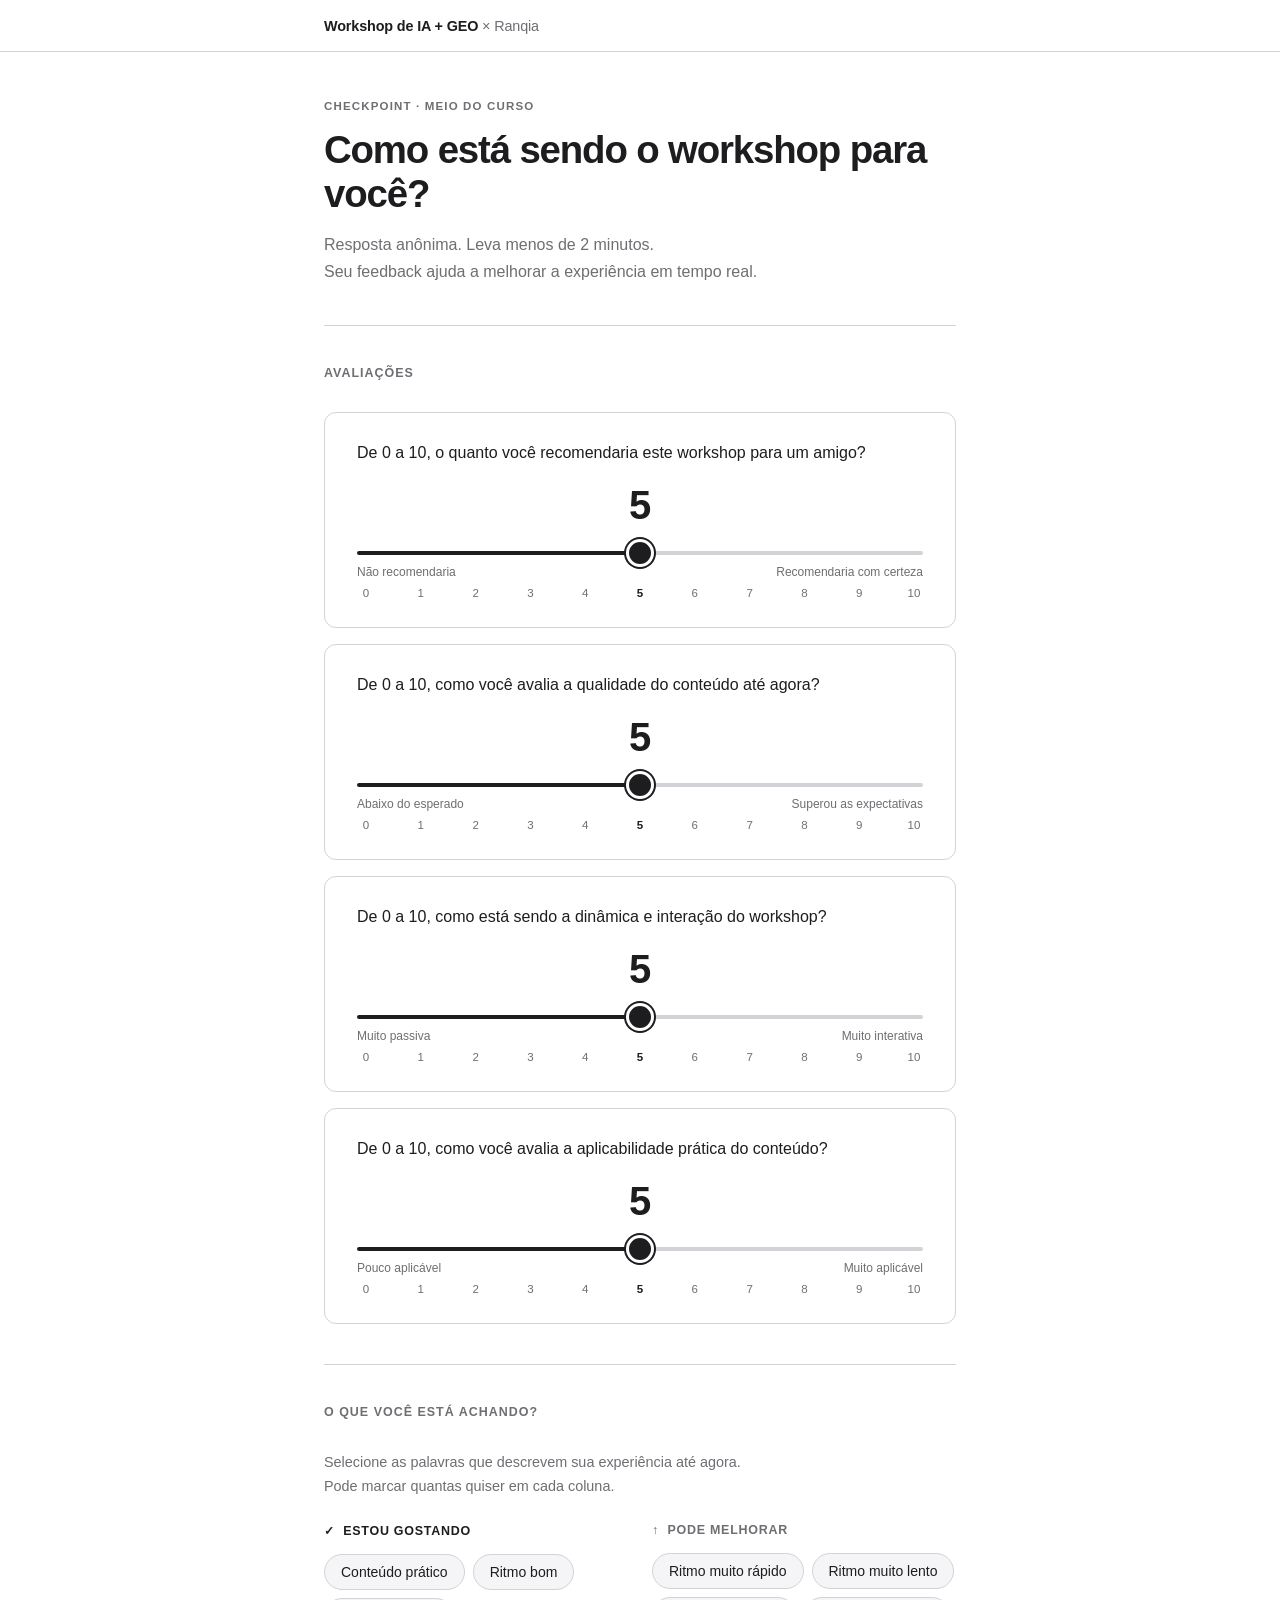
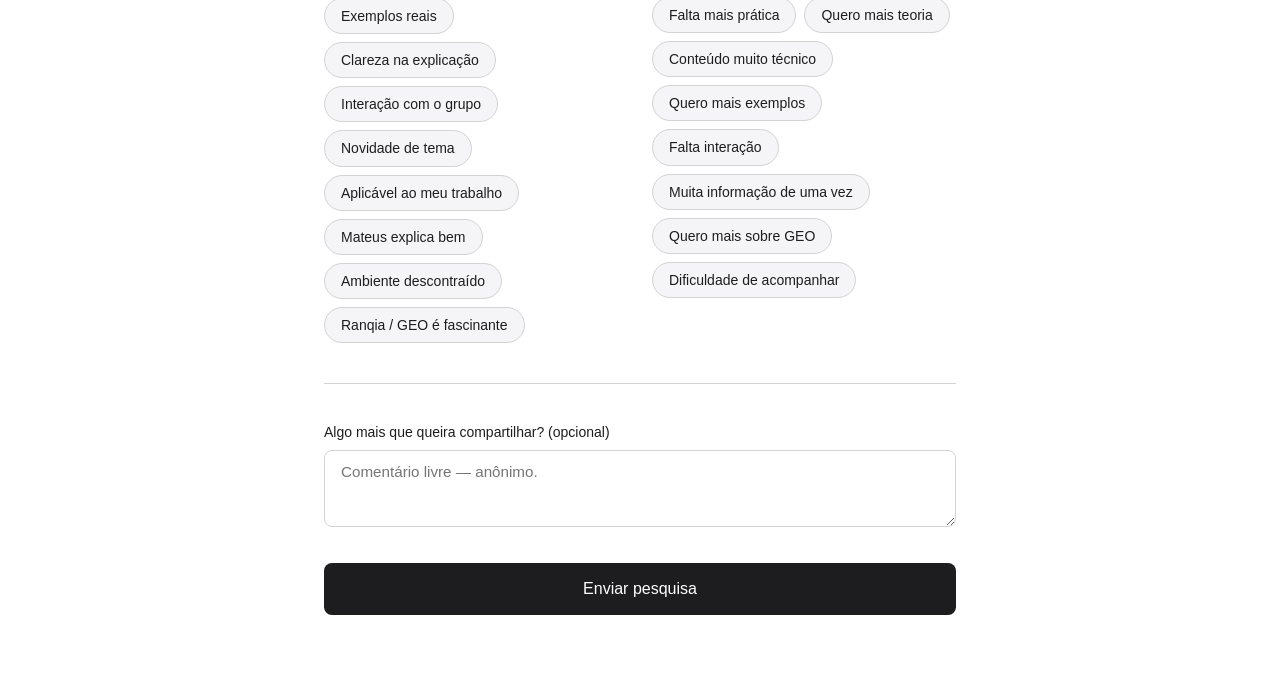
<file: pesquisa/index.html>
<!DOCTYPE html>
<html lang="pt-BR">
<head>
  <meta charset="UTF-8">
  <meta name="viewport" content="width=device-width, initial-scale=1.0">
  <title>Pesquisa de Satisfação · Workshop de IA + GEO</title>
  <meta name="robots" content="noindex, nofollow">
  <style>
    *, *::before, *::after { box-sizing: border-box; margin: 0; padding: 0; }

    html, body {
      overflow-x: hidden;
      max-width: 100%;
      font-family: -apple-system, 'Helvetica Neue', Helvetica, Arial, sans-serif;
      background: #fff;
      color: #1d1d1f;
      -webkit-font-smoothing: antialiased;
    }

    /* ── HEADER ── */
    .header {
      position: fixed;
      top: 0; left: 0; right: 0;
      height: 52px;
      background: #fff;
      border-bottom: 1px solid #d2d2d7;
      display: flex;
      align-items: center;
      z-index: 100;
    }
    .header__inner {
      max-width: 680px;
      width: 100%;
      margin: 0 auto;
      padding: 0 24px;
    }
    .header__brand {
      font-size: 0.9rem;
      font-weight: 600;
      color: #1d1d1f;
      text-decoration: none;
      letter-spacing: -0.01em;
    }
    .header__brand span { color: #6e6e73; font-weight: 400; }

    /* ── CONTAINER ── */
    .container {
      max-width: 680px;
      margin: 0 auto;
      padding: 100px 24px 80px;
    }

    /* ── ABERTURA ── */
    .label {
      font-size: 0.72rem;
      font-weight: 600;
      letter-spacing: 0.1em;
      text-transform: uppercase;
      color: #6e6e73;
      margin-bottom: 16px;
    }
    h1 {
      font-size: clamp(1.8rem, 4vw, 2.4rem);
      font-weight: 700;
      letter-spacing: -0.03em;
      line-height: 1.15;
      margin-bottom: 16px;
    }
    .subtitle {
      color: #6e6e73;
      font-size: 1rem;
      line-height: 1.65;
      margin-bottom: 0;
    }
    .divider {
      border: none;
      border-top: 1px solid #d2d2d7;
      margin: 40px 0;
    }

    /* ── BLOCK LABEL ── */
    .block-label {
      font-size: 0.78rem;
      font-weight: 600;
      letter-spacing: 0.08em;
      text-transform: uppercase;
      color: #6e6e73;
      margin-bottom: 32px;
    }

    /* ── SLIDER CARD ── */
    .slider-card {
      background: #fff;
      border: 1px solid #d2d2d7;
      border-radius: 12px;
      padding: 28px 32px;
      margin-bottom: 16px;
    }
    .slider-question {
      font-size: 1rem;
      font-weight: 500;
      color: #1d1d1f;
      margin-bottom: 20px;
      line-height: 1.5;
    }
    .slider-value-display {
      font-size: 2.5rem;
      font-weight: 700;
      color: #1d1d1f;
      text-align: center;
      line-height: 1;
      margin-bottom: 16px;
    }
    .slider-wrap { position: relative; }
    input[type=range] {
      -webkit-appearance: none;
      appearance: none;
      width: 100%;
      height: 4px;
      border-radius: 2px;
      outline: none;
      cursor: pointer;
      background: linear-gradient(to right, #1d1d1f 50%, #d2d2d7 50%);
    }
    input[type=range]::-webkit-slider-thumb {
      -webkit-appearance: none;
      width: 28px;
      height: 28px;
      background: #1d1d1f;
      border-radius: 50%;
      border: 3px solid #fff;
      box-shadow: 0 0 0 2px #1d1d1f;
      cursor: pointer;
      transition: transform 0.1s;
    }
    input[type=range]::-webkit-slider-thumb:active { transform: scale(1.2); }
    input[type=range]::-moz-range-thumb {
      width: 28px;
      height: 28px;
      background: #1d1d1f;
      border-radius: 50%;
      border: 3px solid #fff;
      box-shadow: 0 0 0 2px #1d1d1f;
      cursor: pointer;
    }
    .slider-labels {
      display: flex;
      justify-content: space-between;
      margin-top: 6px;
      font-size: 0.75rem;
      color: #6e6e73;
    }
    .slider-markers {
      display: flex;
      justify-content: space-between;
      margin-top: 8px;
    }
    .slider-markers span {
      font-size: 0.72rem;
      color: #6e6e73;
      width: 18px;
      text-align: center;
    }
    .slider-markers span.active {
      color: #1d1d1f;
      font-weight: 600;
    }

    /* ── TAGS ── */
    .tags-grid {
      display: grid;
      grid-template-columns: 1fr 1fr;
      gap: 24px;
      margin-top: 8px;
    }
    .tags-col__label {
      font-size: 0.78rem;
      font-weight: 600;
      letter-spacing: 0.06em;
      text-transform: uppercase;
      margin-bottom: 16px;
    }
    .tags-col__label--pos { color: #1d1d1f; }
    .tags-col__label--neg { color: #6e6e73; }
    .tags-wrap {
      display: flex;
      flex-wrap: wrap;
      gap: 8px;
    }
    .tag {
      background: #f5f5f7;
      border: 1px solid #d2d2d7;
      border-radius: 980px;
      padding: 8px 16px;
      font-size: 0.875rem;
      font-family: inherit;
      cursor: pointer;
      transition: background 0.15s, color 0.15s, border-color 0.15s;
      color: #1d1d1f;
      line-height: 1.3;
    }
    .tag.selected {
      background: #1d1d1f;
      color: #fff;
      border-color: #1d1d1f;
    }

    /* ── TEXTAREA ── */
    .field-label {
      font-size: 0.875rem;
      font-weight: 500;
      color: #1d1d1f;
      margin-bottom: 10px;
      display: block;
    }
    textarea {
      width: 100%;
      border: 1px solid #d2d2d7;
      border-radius: 8px;
      padding: 12px 16px;
      font-family: inherit;
      font-size: 0.95rem;
      color: #1d1d1f;
      resize: vertical;
      outline: none;
      transition: border-color 0.15s;
      background: #fff;
    }
    textarea:focus { border-color: #1d1d1f; }

    /* ── SUBMIT ── */
    .btn-submit {
      width: 100%;
      height: 52px;
      background: #1d1d1f;
      color: #fff;
      border: none;
      border-radius: 8px;
      font-size: 1rem;
      font-family: inherit;
      font-weight: 500;
      cursor: pointer;
      margin-top: 32px;
      transition: background 0.15s;
    }
    .btn-submit:hover { background: #333; }
    .btn-submit:disabled { opacity: 0.6; cursor: not-allowed; }

    /* ── CONFIRMAÇÃO ── */
    #confirmacao {
      display: none;
      min-height: 100vh;
      background: #f5f5f7;
      padding: 100px 40px 80px;
      text-align: center;
    }
    .conf-inner {
      max-width: 480px;
      margin: 0 auto;
    }
    .conf-check { margin-bottom: 32px; }
    .conf-check svg { overflow: visible; }
    .check-circle {
      stroke-dasharray: 132;
      stroke-dashoffset: 132;
      animation: drawCircle 0.5s ease forwards;
    }
    .check-mark {
      stroke-dasharray: 50;
      stroke-dashoffset: 50;
      animation: drawCheck 0.4s ease 0.4s forwards;
    }
    @keyframes drawCircle { to { stroke-dashoffset: 0; } }
    @keyframes drawCheck  { to { stroke-dashoffset: 0; } }
    .conf-title {
      font-size: 1.8rem;
      font-weight: 700;
      letter-spacing: -0.03em;
      margin-bottom: 16px;
    }
    .conf-text {
      color: #6e6e73;
      font-size: 1rem;
      line-height: 1.65;
    }
    .conf-text + .conf-text { margin-top: 8px; }

    /* ── MOBILE ── */
    @media (max-width: 768px) {
      .container { padding: 80px 20px 60px; }
      .header__inner { padding: 0 20px; }
      .slider-card { padding: 20px; }
      .slider-value-display { font-size: 2rem; }
      input[type=range]::-webkit-slider-thumb { width: 24px; height: 24px; }
      input[type=range]::-moz-range-thumb { width: 24px; height: 24px; }
      .tags-grid { grid-template-columns: 1fr; }
      .tag { font-size: 0.8rem; padding: 7px 14px; }
    }
  </style>
</head>
<body>

<!-- ─── HEADER ─────────────────────────────────────────────────────────── -->
<header class="header">
  <div class="header__inner">
    <a href="/" class="header__brand">Workshop de IA + GEO <span>× Ranqia</span></a>
  </div>
</header>

<!-- ─── FORMULÁRIO ────────────────────────────────────────────────────── -->
<div id="form-section">
  <div class="container">

    <!-- Abertura -->
    <p class="label">CHECKPOINT · MEIO DO CURSO</p>
    <h1>Como está sendo o workshop para você?</h1>
    <p class="subtitle">Resposta anônima. Leva menos de 2 minutos.<br>Seu feedback ajuda a melhorar a experiência em tempo real.</p>

    <hr class="divider">

    <!-- ── BLOCO 1: SLIDERS ── -->
    <p class="block-label">Avaliações</p>

    <!-- Slider 1 -->
    <div class="slider-card">
      <p class="slider-question">De 0 a 10, o quanto você recomendaria este workshop para um amigo?</p>
      <div class="slider-value-display" id="val-q1">5</div>
      <div class="slider-wrap">
        <input type="range" id="q1" min="0" max="10" step="1" value="5">
      </div>
      <div class="slider-labels">
        <span>Não recomendaria</span>
        <span>Recomendaria com certeza</span>
      </div>
      <div class="slider-markers" id="marks-q1">
        <span>0</span><span>1</span><span>2</span><span>3</span><span>4</span>
        <span class="active">5</span>
        <span>6</span><span>7</span><span>8</span><span>9</span><span>10</span>
      </div>
    </div>

    <!-- Slider 2 -->
    <div class="slider-card">
      <p class="slider-question">De 0 a 10, como você avalia a qualidade do conteúdo até agora?</p>
      <div class="slider-value-display" id="val-q2">5</div>
      <div class="slider-wrap">
        <input type="range" id="q2" min="0" max="10" step="1" value="5">
      </div>
      <div class="slider-labels">
        <span>Abaixo do esperado</span>
        <span>Superou as expectativas</span>
      </div>
      <div class="slider-markers" id="marks-q2">
        <span>0</span><span>1</span><span>2</span><span>3</span><span>4</span>
        <span class="active">5</span>
        <span>6</span><span>7</span><span>8</span><span>9</span><span>10</span>
      </div>
    </div>

    <!-- Slider 3 -->
    <div class="slider-card">
      <p class="slider-question">De 0 a 10, como está sendo a dinâmica e interação do workshop?</p>
      <div class="slider-value-display" id="val-q3">5</div>
      <div class="slider-wrap">
        <input type="range" id="q3" min="0" max="10" step="1" value="5">
      </div>
      <div class="slider-labels">
        <span>Muito passiva</span>
        <span>Muito interativa</span>
      </div>
      <div class="slider-markers" id="marks-q3">
        <span>0</span><span>1</span><span>2</span><span>3</span><span>4</span>
        <span class="active">5</span>
        <span>6</span><span>7</span><span>8</span><span>9</span><span>10</span>
      </div>
    </div>

    <!-- Slider 4 -->
    <div class="slider-card">
      <p class="slider-question">De 0 a 10, como você avalia a aplicabilidade prática do conteúdo?</p>
      <div class="slider-value-display" id="val-q4">5</div>
      <div class="slider-wrap">
        <input type="range" id="q4" min="0" max="10" step="1" value="5">
      </div>
      <div class="slider-labels">
        <span>Pouco aplicável</span>
        <span>Muito aplicável</span>
      </div>
      <div class="slider-markers" id="marks-q4">
        <span>0</span><span>1</span><span>2</span><span>3</span><span>4</span>
        <span class="active">5</span>
        <span>6</span><span>7</span><span>8</span><span>9</span><span>10</span>
      </div>
    </div>

    <hr class="divider">

    <!-- ── BLOCO 2: TAGS ── -->
    <p class="block-label">O que você está achando?</p>
    <p style="color:#6e6e73;font-size:0.9rem;line-height:1.65;margin-bottom:24px">
      Selecione as palavras que descrevem sua experiência até agora.<br>
      Pode marcar quantas quiser em cada coluna.
    </p>

    <div class="tags-grid">
      <!-- Coluna positiva -->
      <div>
        <p class="tags-col__label tags-col__label--pos">✓&nbsp; Estou gostando</p>
        <div class="tags-wrap">
          <button type="button" class="tag" id="pos_1">Conteúdo prático</button>
          <button type="button" class="tag" id="pos_2">Ritmo bom</button>
          <button type="button" class="tag" id="pos_3">Exemplos reais</button>
          <button type="button" class="tag" id="pos_4">Clareza na explicação</button>
          <button type="button" class="tag" id="pos_5">Interação com o grupo</button>
          <button type="button" class="tag" id="pos_6">Novidade de tema</button>
          <button type="button" class="tag" id="pos_7">Aplicável ao meu trabalho</button>
          <button type="button" class="tag" id="pos_8">Mateus explica bem</button>
          <button type="button" class="tag" id="pos_9">Ambiente descontraído</button>
          <button type="button" class="tag" id="pos_10">Ranqia / GEO é fascinante</button>
        </div>
      </div>

      <!-- Coluna negativa -->
      <div>
        <p class="tags-col__label tags-col__label--neg">↑&nbsp; Pode melhorar</p>
        <div class="tags-wrap">
          <button type="button" class="tag" id="neg_1">Ritmo muito rápido</button>
          <button type="button" class="tag" id="neg_2">Ritmo muito lento</button>
          <button type="button" class="tag" id="neg_3">Falta mais prática</button>
          <button type="button" class="tag" id="neg_4">Quero mais teoria</button>
          <button type="button" class="tag" id="neg_5">Conteúdo muito técnico</button>
          <button type="button" class="tag" id="neg_6">Quero mais exemplos</button>
          <button type="button" class="tag" id="neg_7">Falta interação</button>
          <button type="button" class="tag" id="neg_8">Muita informação de uma vez</button>
          <button type="button" class="tag" id="neg_9">Quero mais sobre GEO</button>
          <button type="button" class="tag" id="neg_10">Dificuldade de acompanhar</button>
        </div>
      </div>
    </div>

    <hr class="divider">

    <!-- ── BLOCO 3: COMENTÁRIO ── -->
    <label class="field-label" for="comentario">Algo mais que queira compartilhar? (opcional)</label>
    <textarea id="comentario" rows="3" placeholder="Comentário livre — anônimo."></textarea>

    <button type="button" class="btn-submit" id="btn-enviar">Enviar pesquisa</button>

  </div>
</div>

<!-- ─── CONFIRMAÇÃO ────────────────────────────────────────────────────── -->
<div id="confirmacao">
  <div class="conf-inner">
    <div class="conf-check">
      <svg width="48" height="48" viewBox="0 0 48 48" fill="none" xmlns="http://www.w3.org/2000/svg" aria-hidden="true">
        <circle class="check-circle" cx="24" cy="24" r="21" stroke="#1d1d1f" stroke-width="2" fill="none"/>
        <polyline class="check-mark" points="14,25 21,32 34,18" stroke="#1d1d1f" stroke-width="2.5" stroke-linecap="round" stroke-linejoin="round" fill="none"/>
      </svg>
    </div>
    <h2 class="conf-title">Obrigado pelo feedback.</h2>
    <p class="conf-text">Sua resposta foi registrada de forma anônima.</p>
    <p class="conf-text">Esse checkpoint nos ajuda a melhorar a experiência do workshop em tempo real. Valeu!</p>
  </div>
</div>

<script>
(function () {
  var ENDPOINT = 'https://script.google.com/macros/s/AKfycbwvahGWXu1JVOLsGuT7q7WfcbdLHtSdaJ051Mpgxjglpbj_gT50AL7O8ks3XY5Iyrfr/exec';

  // ── Sliders ──────────────────────────────────────────────────────────
  ['q1', 'q2', 'q3', 'q4'].forEach(function (id) {
    var slider  = document.getElementById(id);
    var display = document.getElementById('val-' + id);
    var marks   = document.getElementById('marks-' + id);

    function update() {
      var val = parseInt(slider.value, 10);
      var pct = (val / 10) * 100;

      display.textContent = val;
      slider.style.background =
        'linear-gradient(to right, #1d1d1f ' + pct + '%, #d2d2d7 ' + pct + '%)';

      var spans = marks.querySelectorAll('span');
      spans.forEach(function (s, i) {
        s.classList.toggle('active', i === val);
      });
    }

    slider.addEventListener('input', update);
    update(); // set initial state
  });

  // ── Tags ─────────────────────────────────────────────────────────────
  document.querySelectorAll('.tag').forEach(function (tag) {
    tag.addEventListener('click', function () {
      tag.classList.toggle('selected');
    });
  });

  // ── Envio ────────────────────────────────────────────────────────────
  document.getElementById('btn-enviar').addEventListener('click', function () {
    var btn = this;
    btn.disabled = true;
    btn.textContent = 'Enviando...';

    var dados = {
      timestamp:  new Date().toISOString(),
      q1:         document.getElementById('q1').value,
      q2:         document.getElementById('q2').value,
      q3:         document.getElementById('q3').value,
      q4:         document.getElementById('q4').value,
      gostando:   Array.from(document.querySelectorAll('[id^="pos_"].selected'))
                      .map(function (el) { return el.textContent.trim(); }).join(', '),
      melhorar:   Array.from(document.querySelectorAll('[id^="neg_"].selected'))
                      .map(function (el) { return el.textContent.trim(); }).join(', '),
      comentario: document.getElementById('comentario').value.trim()
    };

    var timeout = new Promise(function (resolve) {
      setTimeout(resolve, 4000);
    });

    var request = fetch(ENDPOINT, {
      method:  'POST',
      mode:    'no-cors',
      headers: { 'Content-Type': 'application/json' },
      body:    JSON.stringify(dados)
    });

    Promise.race([request, timeout]).finally(function () {
      document.getElementById('form-section').style.display = 'none';
      var conf = document.getElementById('confirmacao');
      conf.style.display = 'block';
      window.scrollTo({ top: 0, behavior: 'smooth' });
    });
  });
})();
</script>
</body>
</html>
</file>
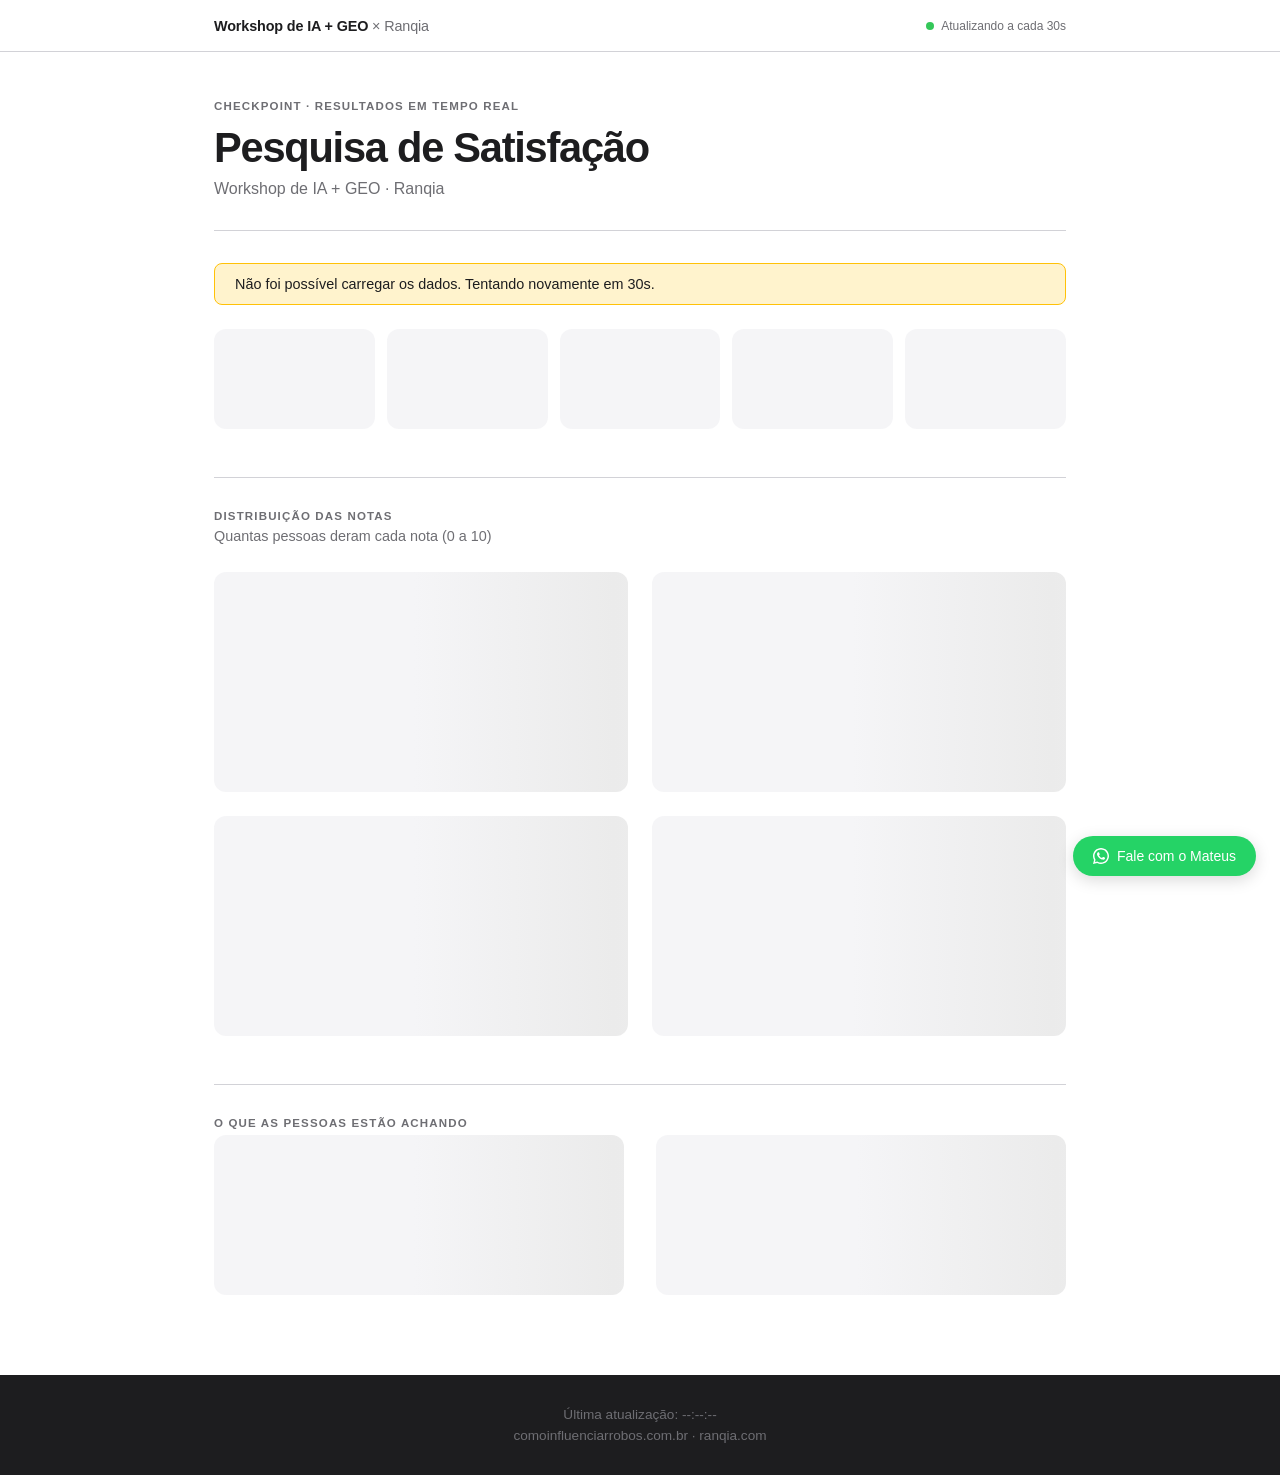
<file: resultados/index.html>
<!DOCTYPE html>
<html lang="pt-BR">
<head>
  <meta charset="UTF-8">
  <meta name="viewport" content="width=device-width, initial-scale=1.0">
  <title>Resultados da Pesquisa · Workshop de IA + GEO</title>
  <meta name="robots" content="noindex, nofollow">
  <style>
    *, *::before, *::after { box-sizing: border-box; margin: 0; padding: 0; }

    html, body {
      overflow-x: hidden;
      max-width: 100%;
      font-family: -apple-system, 'Helvetica Neue', Helvetica, Arial, sans-serif;
      background: #fff;
      color: #1d1d1f;
      -webkit-font-smoothing: antialiased;
    }

    /* ── HEADER ── */
    .header {
      position: fixed;
      top: 0; left: 0; right: 0;
      height: 52px;
      background: #fff;
      border-bottom: 1px solid #d2d2d7;
      z-index: 100;
      display: flex;
      align-items: center;
    }
    .header__inner {
      max-width: 900px;
      width: 100%;
      margin: 0 auto;
      padding: 0 24px;
      display: flex;
      align-items: center;
      justify-content: space-between;
    }
    .header__brand {
      font-size: 0.9rem;
      font-weight: 600;
      color: #1d1d1f;
      text-decoration: none;
      letter-spacing: -0.01em;
    }
    .header__brand span { color: #6e6e73; font-weight: 400; }
    .live-badge {
      display: flex;
      align-items: center;
      gap: 7px;
      font-size: 0.75rem;
      color: #6e6e73;
    }
    .live-dot {
      width: 8px;
      height: 8px;
      border-radius: 50%;
      background: #34C759;
      animation: pulse 2s infinite;
      flex-shrink: 0;
    }
    @keyframes pulse {
      0%, 100% { opacity: 1; transform: scale(1); }
      50%       { opacity: 0.5; transform: scale(1.3); }
    }

    /* ── CONTAINER ── */
    .container {
      max-width: 900px;
      margin: 0 auto;
      padding: 0 24px;
    }

    /* ── MAIN ── */
    .main { padding-top: 100px; padding-bottom: 80px; }

    /* ── LABELS / TITLES ── */
    .label {
      font-size: 0.72rem;
      font-weight: 600;
      letter-spacing: 0.1em;
      text-transform: uppercase;
      color: #6e6e73;
      margin-bottom: 12px;
    }
    h1 {
      font-size: clamp(1.8rem, 4vw, 2.6rem);
      font-weight: 700;
      letter-spacing: -0.03em;
      line-height: 1.15;
      margin-bottom: 8px;
    }
    .page-sub {
      color: #6e6e73;
      font-size: 1rem;
    }
    .divider {
      border: none;
      border-top: 1px solid #d2d2d7;
      margin: 32px 0;
    }
    .section-label {
      font-size: 0.72rem;
      font-weight: 600;
      letter-spacing: 0.1em;
      text-transform: uppercase;
      color: #6e6e73;
      margin-bottom: 6px;
    }
    .section-sub {
      color: #6e6e73;
      font-size: 0.9rem;
      margin-bottom: 28px;
    }

    /* ── ERROR BANNER ── */
    #error-banner {
      display: none;
      background: #fff3cd;
      border: 1px solid #ffc107;
      border-radius: 8px;
      padding: 12px 20px;
      font-size: 0.9rem;
      margin-bottom: 24px;
    }

    /* ── METRICS GRID ── */
    .metrics-grid {
      display: grid;
      grid-template-columns: repeat(5, 1fr);
      gap: 12px;
      margin-bottom: 0;
    }
    .metric-card {
      border-radius: 12px;
      padding: 28px 20px;
      text-align: center;
    }
    .metric-card--dark {
      background: #1d1d1f;
    }
    .metric-card--light {
      background: #f5f5f7;
      border: 1px solid #d2d2d7;
    }
    .metric-num {
      font-size: clamp(2rem, 4vw, 2.8rem);
      font-weight: 700;
      line-height: 1;
      margin-bottom: 8px;
    }
    .metric-card--dark .metric-num  { color: #fff; }
    .metric-card--light .metric-num { color: #1d1d1f; }
    .metric-lbl {
      font-size: 0.68rem;
      font-weight: 600;
      letter-spacing: 0.1em;
      text-transform: uppercase;
    }
    .metric-card--dark .metric-lbl  { color: #6e6e73; }
    .metric-card--light .metric-lbl { color: #6e6e73; }

    /* ── CHARTS ── */
    .charts-grid {
      display: grid;
      grid-template-columns: 1fr 1fr;
      gap: 24px;
    }
    .chart-block {
      background: #f5f5f7;
      border: 1px solid #d2d2d7;
      border-radius: 12px;
      padding: 24px;
    }
    .chart-title {
      font-size: 0.85rem;
      font-weight: 500;
      color: #1d1d1f;
      margin-bottom: 16px;
      line-height: 1.4;
    }
    .bar-row {
      display: flex;
      align-items: center;
      gap: 8px;
      margin-bottom: 5px;
    }
    .bar-label {
      width: 18px;
      text-align: right;
      font-size: 0.72rem;
      color: #6e6e73;
      font-variant-numeric: tabular-nums;
      flex-shrink: 0;
    }
    .bar-track {
      flex: 1;
      background: #e8e8ed;
      border-radius: 3px;
      height: 18px;
      overflow: hidden;
    }
    .bar-fill {
      height: 100%;
      background: #d2d2d7;
      border-radius: 3px;
      width: 0%;
    }
    .bar-fill.bar-max { background: #1d1d1f; }
    .bar-count {
      width: 22px;
      font-size: 0.72rem;
      color: #6e6e73;
      font-variant-numeric: tabular-nums;
      flex-shrink: 0;
    }

    /* ── CLOUDS ── */
    .clouds-grid {
      display: grid;
      grid-template-columns: 1fr 1fr;
      gap: 32px;
    }
    .cloud-col__label {
      font-size: 0.78rem;
      font-weight: 600;
      letter-spacing: 0.06em;
      text-transform: uppercase;
      margin-bottom: 20px;
    }
    .cloud-col__label--pos { color: #1d1d1f; }
    .cloud-col__label--neg { color: #6e6e73; }
    .cloud-wrap { line-height: 1.8; }
    .cloud-tag {
      display: inline-block;
      padding: 5px 14px;
      border: 1px solid #d2d2d7;
      border-radius: 980px;
      background: #f5f5f7;
      color: #1d1d1f;
      margin: 4px;
      transition: font-size 0.3s ease, background 0.15s, color 0.15s;
      cursor: default;
    }
    .cloud-tag:hover {
      background: #1d1d1f;
      color: #fff;
      border-color: #1d1d1f;
    }

    /* ── SKELETON ── */
    @keyframes shimmer {
      0%   { background-position: -400px 0; }
      100% { background-position:  400px 0; }
    }
    .skeleton {
      background: linear-gradient(90deg, #f5f5f7 25%, #ebebeb 50%, #f5f5f7 75%);
      background-size: 800px 100%;
      animation: shimmer 1.5s infinite;
      border-radius: 8px;
    }
    .sk-metric  { height: 100px; border-radius: 12px; }
    .sk-chart   { height: 220px; border-radius: 12px; }
    .sk-cloud   { height: 160px; border-radius: 12px; }

    /* ── FOOTER ── */
    .footer {
      background: #1d1d1f;
      padding: 32px 0;
      text-align: center;
    }
    .footer p { font-size: 0.85rem; color: #6e6e73; margin-bottom: 6px; }
    .footer p:last-child { margin-bottom: 0; }

    /* ── MOBILE ── */
    @media (max-width: 768px) {
      .container { padding: 0 20px; }
      .header__inner { padding: 0 20px; }
      .metrics-grid { grid-template-columns: 1fr 1fr; }
      .charts-grid  { grid-template-columns: 1fr; }
      .clouds-grid  { grid-template-columns: 1fr; }
      .chart-block  { padding: 16px; }
    }
    @media (max-width: 480px) {
      .metrics-grid { grid-template-columns: 1fr; }
    }

    /* ── WPP FAB ── */
    .wpp-fab {
      position: fixed;
      bottom: 24px;
      right: 24px;
      z-index: 9999;
      display: inline-flex;
      align-items: center;
      gap: 8px;
      background: #25D366;
      color: #fff;
      text-decoration: none;
      font-family: -apple-system, 'Helvetica Neue', Helvetica, Arial, sans-serif;
      font-size: 0.875rem;
      font-weight: 500;
      padding: 12px 20px;
      border-radius: 980px;
      box-shadow: 0 4px 16px rgba(0,0,0,0.15);
      transition: filter 0.2s, transform 0.2s;
    }
    .wpp-fab:hover { filter: brightness(1.08); transform: translateY(-2px); }
    .wpp-fab__text {}
    @media (max-width: 768px) {
      .wpp-fab { width: 52px; height: 52px; padding: 0; justify-content: center; border-radius: 50%; }
      .wpp-fab svg { width: 22px; height: 22px; }
      .wpp-fab__text { display: none; }
    }
  </style>
</head>
<body>

<!-- ─── HEADER ─────────────────────────────────────────────────────────── -->
<header class="header">
  <div class="header__inner">
    <a href="/" class="header__brand">Workshop de IA + GEO <span>× Ranqia</span></a>
    <div class="live-badge">
      <span class="live-dot"></span>
      Atualizando a cada 30s
    </div>
  </div>
</header>

<!-- ─── MAIN ────────────────────────────────────────────────────────────── -->
<main class="main">
  <div class="container">

    <!-- Abertura -->
    <p class="label">CHECKPOINT · RESULTADOS EM TEMPO REAL</p>
    <h1>Pesquisa de Satisfação</h1>
    <p class="page-sub">Workshop de IA + GEO · Ranqia</p>

    <hr class="divider">

    <!-- Error banner -->
    <div id="error-banner">
      Não foi possível carregar os dados. Tentando novamente em 30s.
    </div>

    <!-- ── SEÇÃO 1: MÉTRICAS ── -->
    <div id="metrics-section">
      <div class="metrics-grid" id="metrics-grid">
        <!-- skeleton inicial -->
        <div class="skeleton sk-metric"></div>
        <div class="skeleton sk-metric"></div>
        <div class="skeleton sk-metric"></div>
        <div class="skeleton sk-metric"></div>
        <div class="skeleton sk-metric"></div>
      </div>
    </div>

    <hr class="divider" style="margin-top:48px">

    <!-- ── SEÇÃO 2: GRÁFICOS ── -->
    <p class="section-label">Distribuição das notas</p>
    <p class="section-sub">Quantas pessoas deram cada nota (0 a 10)</p>

    <div id="charts-section">
      <div class="charts-grid">
        <div class="skeleton sk-chart"></div>
        <div class="skeleton sk-chart"></div>
        <div class="skeleton sk-chart"></div>
        <div class="skeleton sk-chart"></div>
      </div>
    </div>

    <hr class="divider" style="margin-top:48px">

    <!-- ── SEÇÃO 3: NUVENS ── -->
    <p class="section-label">O que as pessoas estão achando</p>

    <div id="clouds-section">
      <div class="clouds-grid">
        <div class="skeleton sk-cloud"></div>
        <div class="skeleton sk-cloud"></div>
      </div>
    </div>

  </div>
</main>

<!-- ─── FOOTER ─────────────────────────────────────────────────────────── -->
<footer class="footer">
  <div class="container">
    <p id="last-update">Última atualização: --:--:--</p>
    <p>comoinfluenciarrobos.com.br · ranqia.com</p>
  </div>
</footer>

<!-- ─── WHATSAPP FAB ───────────────────────────────────────────────────── -->
<a href="https://wa.me/5511943343231?text=Oi%20Mateus%2C%20acabei%20de%20ver%20os%20resultados%20da%20pesquisa%20e%20quero%20dar%20um%20feedback!" class="wpp-fab" target="_blank" rel="noopener" aria-label="Falar com Mateus no WhatsApp">
  <svg width="16" height="16" viewBox="0 0 24 24" fill="white" aria-hidden="true">
    <path d="M17.472 14.382c-.297-.149-1.758-.867-2.03-.967-.273-.099-.471-.148-.67.15-.197.297-.767.966-.94 1.164-.173.199-.347.223-.644.075-.297-.15-1.255-.463-2.39-1.475-.883-.788-1.48-1.761-1.653-2.059-.173-.297-.018-.458.13-.606.134-.133.298-.347.446-.52.149-.174.198-.298.298-.497.099-.198.05-.371-.025-.52-.075-.149-.669-1.612-.916-2.207-.242-.579-.487-.5-.669-.51-.173-.008-.371-.01-.57-.01-.198 0-.52.074-.792.372-.272.297-1.04 1.016-1.04 2.479 0 1.462 1.065 2.875 1.213 3.074.149.198 2.096 3.2 5.077 4.487.709.306 1.262.489 1.694.625.712.227 1.36.195 1.871.118.571-.085 1.758-.719 2.006-1.413.248-.694.248-1.289.173-1.413-.074-.124-.272-.198-.57-.347z"/>
    <path d="M12 0C5.373 0 0 5.373 0 12c0 2.124.554 4.118 1.528 5.847L.057 23.882l6.197-1.448A11.95 11.95 0 0012 24c6.627 0 12-5.373 12-12S18.627 0 12 0zm0 21.818a9.808 9.808 0 01-5.002-1.368l-.358-.214-3.68.861.92-3.574-.233-.368A9.786 9.786 0 012.182 12C2.182 6.57 6.57 2.182 12 2.182c5.43 0 9.818 4.388 9.818 9.818 0 5.43-4.388 9.818-9.818 9.818z"/>
  </svg>
  <span class="wpp-fab__text">Fale com o Mateus</span>
</a>

<script>
(function () {
  var ENDPOINT = 'https://script.google.com/macros/s/AKfycbwvahGWXu1JVOLsGuT7q7WfcbdLHtSdaJ051Mpgxjglpbj_gT50AL7O8ks3XY5Iyrfr/exec';

  var CHART_QUESTIONS = [
    { id: 'chart-q1', title: 'De 0 a 10, o quanto você recomendaria este workshop?' },
    { id: 'chart-q2', title: 'De 0 a 10, qualidade do conteúdo até agora?' },
    { id: 'chart-q3', title: 'De 0 a 10, dinâmica e interação do workshop?' },
    { id: 'chart-q4', title: 'De 0 a 10, aplicabilidade prática do conteúdo?' }
  ];

  // ── Fetch ──────────────────────────────────────────────────────────────
  async function fetchData() {
    try {
      var res  = await fetch(ENDPOINT);
      var data = await res.json();
      renderDashboard(data);
      hideError();
    } catch (e) {
      showError();
    }
  }

  function showError() {
    document.getElementById('error-banner').style.display = 'block';
  }
  function hideError() {
    document.getElementById('error-banner').style.display = 'none';
  }

  // ── Render ─────────────────────────────────────────────────────────────
  function renderDashboard(data) {
    renderMetrics(data);
    renderCharts(data);
    renderClouds(data);
    document.getElementById('last-update').textContent =
      'Última atualização: ' + new Date().toLocaleTimeString('pt-BR');
  }

  // ── Metrics ────────────────────────────────────────────────────────────
  function renderMetrics(data) {
    var grid = document.getElementById('metrics-grid');
    grid.innerHTML =
      '<div class="metric-card metric-card--dark">' +
        '<div class="metric-num" id="total-count">—</div>' +
        '<div class="metric-lbl">Respostas</div>' +
      '</div>' +
      '<div class="metric-card metric-card--light">' +
        '<div class="metric-num" id="media-q1">—</div>' +
        '<div class="metric-lbl">Recomendaria</div>' +
      '</div>' +
      '<div class="metric-card metric-card--light">' +
        '<div class="metric-num" id="media-q2">—</div>' +
        '<div class="metric-lbl">Conteúdo</div>' +
      '</div>' +
      '<div class="metric-card metric-card--light">' +
        '<div class="metric-num" id="media-q3">—</div>' +
        '<div class="metric-lbl">Dinâmica</div>' +
      '</div>' +
      '<div class="metric-card metric-card--light">' +
        '<div class="metric-num" id="media-q4">—</div>' +
        '<div class="metric-lbl">Aplicabilidade</div>' +
      '</div>';

    animateCount('total-count', data.total, 0);
    animateCount('media-q1', data.medias.q1, 1);
    animateCount('media-q2', data.medias.q2, 1);
    animateCount('media-q3', data.medias.q3, 1);
    animateCount('media-q4', data.medias.q4, 1);
  }

  function animateCount(id, target, decimals) {
    var el = document.getElementById(id);
    if (!el || target === undefined || target === null) return;
    var duration  = 600;
    var startTime = null;
    var numTarget = parseFloat(target) || 0;
    function step(now) {
      if (!startTime) startTime = now;
      var elapsed  = now - startTime;
      var progress = Math.min(elapsed / duration, 1);
      var value    = numTarget * progress;
      el.textContent = decimals > 0 ? value.toFixed(decimals) : Math.round(value);
      if (progress < 1) requestAnimationFrame(step);
    }
    requestAnimationFrame(step);
  }

  // ── Charts ─────────────────────────────────────────────────────────────
  function renderCharts(data) {
    var section = document.getElementById('charts-section');
    var grid    = document.createElement('div');
    grid.className = 'charts-grid';

    CHART_QUESTIONS.forEach(function (q, idx) {
      var key  = 'q' + (idx + 1);
      var dist = (data.distribuicoes && data.distribuicoes[key]) || {};

      var block = document.createElement('div');
      block.className = 'chart-block';

      var titleEl = document.createElement('p');
      titleEl.className = 'chart-title';
      titleEl.textContent = q.title;
      block.appendChild(titleEl);

      var chartEl = document.createElement('div');
      chartEl.id = q.id;
      block.appendChild(chartEl);
      grid.appendChild(block);
    });

    section.innerHTML = '';
    section.appendChild(grid);

    // Render bars after DOM is ready
    CHART_QUESTIONS.forEach(function (q, idx) {
      var key  = 'q' + (idx + 1);
      var dist = (data.distribuicoes && data.distribuicoes[key]) || {};
      renderChart(q.id, dist);
    });
  }

  function renderChart(containerId, distribution) {
    var container = document.getElementById(containerId);
    if (!container) return;

    var values = [];
    for (var i = 0; i <= 10; i++) {
      values.push(distribution[i] || distribution[String(i)] || 0);
    }
    var max = Math.max.apply(null, values.concat([1]));

    container.innerHTML = '';
    for (var i = 10; i >= 0; i--) {
      var count = distribution[i] || distribution[String(i)] || 0;
      var pct   = (count / max) * 100;

      var row = document.createElement('div');
      row.className = 'bar-row';

      var lbl = document.createElement('span');
      lbl.className   = 'bar-label';
      lbl.textContent = i;

      var track = document.createElement('div');
      track.className = 'bar-track';

      var fill = document.createElement('div');
      fill.className = 'bar-fill' + (count === max && max > 0 ? ' bar-max' : '');
      fill.style.width = '0%';
      fill.dataset.width = (count > 0 ? Math.max(pct, 2) : 0) + '%';

      track.appendChild(fill);

      var cnt = document.createElement('span');
      cnt.className   = 'bar-count';
      cnt.textContent = count;

      row.appendChild(lbl);
      row.appendChild(track);
      row.appendChild(cnt);
      container.appendChild(row);
    }

    requestAnimationFrame(function () {
      container.querySelectorAll('.bar-fill').forEach(function (bar) {
        bar.style.transition = 'width 0.4s ease';
        bar.style.width = bar.dataset.width;
      });
    });
  }

  // ── Clouds ─────────────────────────────────────────────────────────────
  function renderClouds(data) {
    var section = document.getElementById('clouds-section');
    section.innerHTML =
      '<div class="clouds-grid">' +
        '<div>' +
          '<p class="cloud-col__label cloud-col__label--pos">✓&nbsp; Estou gostando</p>' +
          '<div class="cloud-wrap" id="cloud-gostando"></div>' +
        '</div>' +
        '<div>' +
          '<p class="cloud-col__label cloud-col__label--neg">↑&nbsp; Pode melhorar</p>' +
          '<div class="cloud-wrap" id="cloud-melhorar"></div>' +
        '</div>' +
      '</div>';

    renderCloud('cloud-gostando', (data.tags && data.tags.gostando) || {});
    renderCloud('cloud-melhorar', (data.tags && data.tags.melhorar) || {});
  }

  function renderCloud(containerId, tags) {
    var container = document.getElementById(containerId);
    if (!container) return;

    var entries = Object.entries(tags)
      .filter(function (e) { return e[1] > 0; })
      .sort(function (a, b) { return b[1] - a[1]; });

    if (entries.length === 0) {
      container.innerHTML = '<span style="color:#6e6e73;font-size:0.9rem;">Nenhuma resposta ainda.</span>';
      return;
    }

    var max = entries[0][1];
    container.innerHTML = entries.map(function (entry) {
      var tag   = entry[0];
      var count = entry[1];
      var ratio  = count / max;
      var size   = (0.85 + ratio * 1.1).toFixed(2);
      var weight = ratio > 0.6 ? 700 : ratio > 0.3 ? 500 : 400;
      var votes  = count + ' voto' + (count > 1 ? 's' : '');
      return '<span class="cloud-tag" style="font-size:' + size + 'rem;font-weight:' + weight + ';" title="' + votes + '">' + tag + '</span>';
    }).join('');
  }

  // ── Init ───────────────────────────────────────────────────────────────
  fetchData();
  setInterval(fetchData, 30000);
})();
</script>
</body>
</html>
</file>
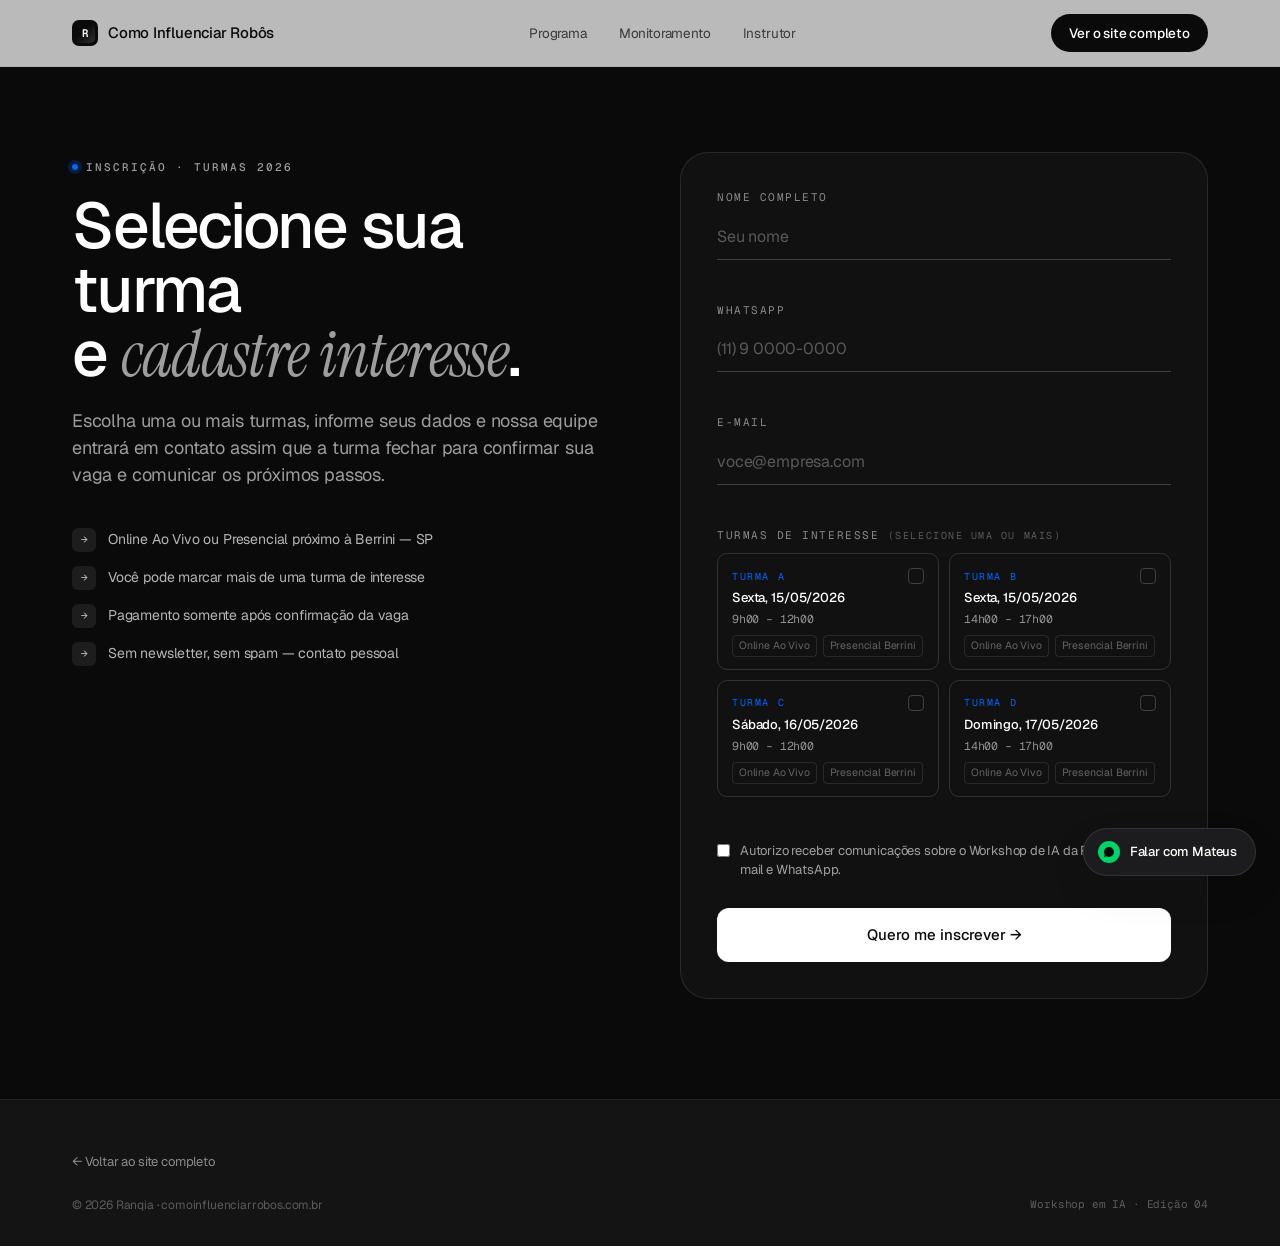
<file: proximas-turmas.html>
<!DOCTYPE html>
<html lang="pt-BR">
<head>
<meta charset="UTF-8" />
<meta name="viewport" content="width=device-width, initial-scale=1.0" />
<title>Próximas Turmas — Workshop em IA · Como Influenciar Robôs</title>
<meta name="description" content="Selecione sua turma e cadastre seu interesse no Workshop em IA: Como Influenciar Robôs, com Mateus Borges da Ranqia." />
<meta name="robots" content="noindex">

<link rel="preconnect" href="https://fonts.googleapis.com">
<link rel="preconnect" href="https://fonts.gstatic.com" crossorigin>
<link href="https://fonts.googleapis.com/css2?family=Instrument+Serif:ital@0;1&family=Geist:wght@300;400;500;600;700&family=Geist+Mono:wght@400;500&display=swap" rel="stylesheet">

<style>
  :root {
    --ink:        #0A0A0B;
    --ink-2:      #1C1C1E;
    --graphite:   #3A3A3C;
    --slate:      #6E6E73;
    --silver:     #A1A1A6;
    --mist:       #D2D2D7;
    --paper:      #F5F5F7;
    --snow:       #FAFAFA;
    --white:      #FFFFFF;
    --accent:     #0066FF;
    --accent-soft:#E8F0FF;
    --signal:     #00D26A;
    --font-sans:  'Geist', -apple-system, BlinkMacSystemFont, sans-serif;
    --font-serif: 'Instrument Serif', 'Times New Roman', serif;
    --font-mono:  'Geist Mono', 'SF Mono', ui-monospace, monospace;
    --shadow-card:  0 1px 2px rgba(0,0,0,0.04), 0 8px 24px rgba(0,0,0,0.04);
    --shadow-hover: 0 1px 2px rgba(0,0,0,0.06), 0 16px 40px rgba(0,0,0,0.08);
    --shadow-deep:  0 24px 60px rgba(0,0,0,0.12);
    --r-sm: 8px; --r-md: 14px; --r-lg: 20px; --r-xl: 28px; --r-2xl: 40px;
    --container: 1200px;
  }

  *, *::before, *::after { box-sizing: border-box; margin: 0; padding: 0; }
  html { scroll-behavior: smooth; -webkit-font-smoothing: antialiased; }
  body {
    font-family: var(--font-sans);
    background: var(--ink);
    color: var(--ink);
    font-size: 17px;
    line-height: 1.5;
    font-weight: 400;
    letter-spacing: -0.01em;
    overflow-x: hidden;
  }
  img { max-width: 100%; display: block; }
  a { color: inherit; text-decoration: none; }
  button { font: inherit; cursor: pointer; border: none; background: none; color: inherit; }
  ::selection { background: var(--ink); color: var(--white); }

  .container { max-width: var(--container); margin: 0 auto; padding: 0 32px; }
  @media (max-width: 720px) { .container { padding: 0 20px; } body { font-size: 16px; } }

  .eyebrow {
    font-family: var(--font-mono);
    font-size: 11px;
    font-weight: 500;
    letter-spacing: 0.18em;
    text-transform: uppercase;
    color: var(--slate);
    display: inline-flex;
    align-items: center;
    gap: 8px;
  }
  .eyebrow::before {
    content: "";
    width: 6px; height: 6px;
    border-radius: 50%;
    background: var(--accent);
    box-shadow: 0 0 0 4px var(--accent-soft);
  }

  .serif-accent { font-family: var(--font-serif); font-style: italic; font-weight: 400; letter-spacing: -0.01em; }
  .mono { font-family: var(--font-mono); }

  /* NAV */
  .nav {
    position: fixed; top: 0; left: 0; right: 0; z-index: 100;
    backdrop-filter: saturate(180%) blur(20px);
    -webkit-backdrop-filter: saturate(180%) blur(20px);
    background: rgba(255,255,255,0.72);
    border-bottom: 1px solid rgba(0,0,0,0.06);
    transition: background 0.3s ease;
  }
  .nav-inner {
    max-width: var(--container); margin: 0 auto; padding: 14px 32px;
    display: flex; align-items: center; justify-content: space-between; gap: 24px;
  }
  .nav-logo { display: flex; align-items: center; gap: 10px; font-weight: 500; font-size: 15px; letter-spacing: -0.015em; color: var(--ink); }
  .nav-logo-mark {
    width: 26px; height: 26px; border-radius: 7px;
    background: var(--ink); color: var(--white);
    display: grid; place-items: center;
    font-family: var(--font-mono); font-size: 11px; font-weight: 600;
    position: relative;
  }
  .nav-logo-mark::after {
    content: ""; position: absolute; inset: 3px; border-radius: 5px;
    background: linear-gradient(135deg, transparent 40%, rgba(255,255,255,0.15));
    pointer-events: none;
  }
  .nav-links { display: flex; align-items: center; gap: 32px; font-size: 13.5px; color: var(--graphite); }
  .nav-links a { transition: color 0.2s; }
  .nav-links a:hover { color: var(--ink); }
  .nav-cta {
    padding: 9px 18px; background: var(--ink); color: var(--white);
    border-radius: 999px; font-size: 13.5px; font-weight: 500;
    transition: transform 0.2s, background 0.2s;
  }
  .nav-cta:hover { background: var(--accent); transform: translateY(-1px); }
  @media (max-width: 820px) { .nav-links { display: none; } .nav-inner { padding: 12px 20px; } }

  /* PAGE WRAPPER */
  .page-wrap {
    min-height: 100vh;
    background: var(--ink);
    padding-top: 72px;
  }

  /* FORM SECTION */
  .form-section { color: var(--white); padding: 80px 0 100px; }
  .form-grid { display: grid; grid-template-columns: 1fr 1fr; gap: 80px; align-items: start; }
  @media (max-width: 820px) { .form-grid { grid-template-columns: 1fr; gap: 48px; } }
  .form-section .eyebrow { color: rgba(255,255,255,0.6); }
  .form-section .eyebrow::before { background: var(--accent); box-shadow: 0 0 0 4px rgba(0,102,255,0.2); }
  .section-title { font-size: clamp(36px, 5vw, 64px); font-weight: 500; letter-spacing: -0.035em; line-height: 1.0; color: var(--white); }
  .section-sub { font-size: 18px; color: rgba(255,255,255,0.6); margin-top: 20px; max-width: 540px; line-height: 1.5; }

  .form { background: rgba(255,255,255,0.03); border: 1px solid rgba(255,255,255,0.1); border-radius: var(--r-xl); padding: 36px; }
  .form-field { display: flex; flex-direction: column; margin-bottom: 20px; }
  .form-field label { font-family: var(--font-mono); font-size: 11px; letter-spacing: 0.14em; color: rgba(255,255,255,0.5); text-transform: uppercase; margin-bottom: 8px; }
  .form-field input { background: transparent; border: none; border-bottom: 1px solid rgba(255,255,255,0.2); padding: 12px 0; font: 400 16px var(--font-sans); color: var(--white); letter-spacing: -0.01em; outline: none; transition: border-color 0.2s; }
  .form-field input:focus { border-bottom-color: var(--accent); }
  .form-field input::placeholder { color: rgba(255,255,255,0.3); }
  .form-field input.is-err { border-bottom-color: #ff4444; }
  .form-err { font-size: 12px; color: #ff6b6b; margin-top: 6px; min-height: 16px; }
  .form-check { display: flex; gap: 10px; align-items: flex-start; margin: 20px 0 28px; font-size: 13px; color: rgba(255,255,255,0.6); line-height: 1.5; }
  .form-check input { margin-top: 3px; accent-color: var(--accent); }
  .form-check-err { font-size: 12px; color: #ff6b6b; margin-top: 4px; display: block; }

  /* TURMA CARDS */
  .turma-section-label { font-family: var(--font-mono); font-size: 11px; letter-spacing: 0.14em; text-transform: uppercase; color: rgba(255,255,255,0.5); margin-bottom: 10px; display: block; }
  .turma-grid { display: grid; grid-template-columns: 1fr 1fr; gap: 10px; margin-bottom: 8px; }
  @media (max-width: 500px) { .turma-grid { grid-template-columns: 1fr; } }
  .turma-card { position: relative; }
  .turma-card input[type=checkbox] { position: absolute; opacity: 0; width: 0; height: 0; }
  .turma-card-label { display: block; padding: 14px 14px 12px; border: 1px solid rgba(255,255,255,0.14); border-radius: 10px; cursor: pointer; transition: border-color 0.2s, background 0.2s; user-select: none; }
  .turma-card-label:hover { border-color: rgba(255,255,255,0.3); background: rgba(255,255,255,0.04); }
  .turma-card input:checked + .turma-card-label { border-color: var(--accent); background: rgba(0,102,255,0.12); }
  .turma-card-header { display: flex; align-items: center; justify-content: space-between; margin-bottom: 6px; }
  .turma-card-name { font-family: var(--font-mono); font-size: 10px; letter-spacing: 0.16em; text-transform: uppercase; color: var(--accent); }
  .turma-card-tick { width: 16px; height: 16px; border-radius: 4px; border: 1.5px solid rgba(255,255,255,0.2); transition: background 0.2s, border-color 0.2s; display: flex; align-items: center; justify-content: center; flex-shrink: 0; }
  .turma-card input:checked + .turma-card-label .turma-card-tick { background: var(--accent); border-color: var(--accent); }
  .turma-card input:checked + .turma-card-label .turma-card-tick::after { content: ''; display: block; width: 8px; height: 5px; border-left: 1.5px solid #fff; border-bottom: 1.5px solid #fff; transform: rotate(-45deg) translateY(-1px); }
  .turma-card-date { font-size: 13px; font-weight: 500; color: var(--white); letter-spacing: -0.01em; line-height: 1.3; }
  .turma-card-time { font-family: var(--font-mono); font-size: 11.5px; color: rgba(255,255,255,0.55); margin-top: 3px; margin-bottom: 8px; }
  .turma-card-modes { font-size: 10.5px; color: rgba(255,255,255,0.35); display: flex; align-items: center; gap: 6px; }
  .turma-card-modes span { display: inline-block; padding: 2px 6px; border: 1px solid rgba(255,255,255,0.1); border-radius: 4px; }
  .turma-err { font-size: 12px; color: #ff6b6b; margin-bottom: 16px; min-height: 16px; display: block; }

  .form-submit { width: 100%; padding: 16px; background: var(--white); color: var(--ink); border-radius: 12px; font-weight: 500; font-size: 15px; transition: background 0.2s, transform 0.2s; }
  .form-submit:hover { background: var(--accent); color: var(--white); transform: translateY(-2px); }
  .form-submit:disabled { opacity: 0.6; cursor: not-allowed; transform: none; }
  .form-net-error { font-size: 13px; color: #ff6b6b; margin-bottom: 16px; display: none; }

  /* FOOTER */
  footer { padding: 48px 0 32px; background: rgba(255,255,255,0.04); border-top: 1px solid rgba(255,255,255,0.08); color: rgba(255,255,255,0.6); }
  .footer-bottom { display: flex; justify-content: space-between; font-size: 12px; color: rgba(255,255,255,0.3); flex-wrap: wrap; gap: 12px; }
  .footer-back { font-size: 13px; color: rgba(255,255,255,0.5); transition: color 0.2s; display: inline-flex; align-items: center; gap: 6px; margin-bottom: 24px; }
  .footer-back:hover { color: var(--white); }

  /* FLOAT WPP */
  .wpp-float { position: fixed; bottom: 24px; right: 24px; z-index: 50; background: var(--ink-2); color: var(--white); padding: 12px 18px 12px 14px; border-radius: 999px; display: inline-flex; align-items: center; gap: 10px; font-size: 13px; font-weight: 500; box-shadow: var(--shadow-hover); transition: transform 0.2s, background 0.2s; border: 1px solid rgba(255,255,255,0.1); }
  .wpp-float:hover { background: var(--accent); border-color: transparent; transform: translateY(-2px); }
  .wpp-float-icon { width: 22px; height: 22px; border-radius: 50%; background: var(--signal); display: grid; place-items: center; }
  @media (max-width: 720px) { .wpp-float { bottom: 16px; right: 16px; padding: 10px 14px 10px 10px; font-size: 12px; } }

  /* REVEAL */
  .reveal { opacity: 0; transform: translateY(20px); transition: opacity 0.7s ease, transform 0.7s cubic-bezier(0.2,0.8,0.2,1); }
  .reveal.in { opacity: 1; transform: translateY(0); }
</style>
</head>
<body>

<!-- NAV -->
<nav class="nav">
  <div class="nav-inner">
    <a href="/" class="nav-logo">
      <span class="nav-logo-mark">R</span>
      <span>Como Influenciar Robôs</span>
    </a>
    <div class="nav-links">
      <a href="/#programa">Programa</a>
      <a href="/#monitoramento">Monitoramento</a>
      <a href="/#instrutor">Instrutor</a>
    </div>
    <a href="/" class="nav-cta">Ver o site completo</a>
  </div>
</nav>

<!-- PAGE -->
<div class="page-wrap">
  <!-- FORM -->
  <section class="form-section" id="inscricao">
    <div class="container">
      <div class="form-grid">
        <div class="reveal">
          <span class="eyebrow">Inscrição · Turmas 2026</span>
          <h1 class="section-title" style="margin-top:16px;">
            Selecione sua turma<br>e <span class="serif-accent" style="color:rgba(255,255,255,0.6);">cadastre interesse</span>.
          </h1>
          <p class="section-sub">
            Escolha uma ou mais turmas, informe seus dados e nossa equipe entrará em contato assim que a turma fechar para confirmar sua vaga e comunicar os próximos passos.
          </p>
          <div style="margin-top:40px;display:flex;flex-direction:column;gap:14px;">
            <div style="display:flex;gap:12px;align-items:center;font-size:14px;color:rgba(255,255,255,0.7);">
              <span style="width:24px;height:24px;border-radius:6px;background:rgba(255,255,255,0.08);display:grid;place-items:center;font-family:var(--font-mono);font-size:11px;flex-shrink:0;">→</span>
              Online Ao Vivo ou Presencial próximo à Berrini — SP
            </div>
            <div style="display:flex;gap:12px;align-items:center;font-size:14px;color:rgba(255,255,255,0.7);">
              <span style="width:24px;height:24px;border-radius:6px;background:rgba(255,255,255,0.08);display:grid;place-items:center;font-family:var(--font-mono);font-size:11px;flex-shrink:0;">→</span>
              Você pode marcar mais de uma turma de interesse
            </div>
            <div style="display:flex;gap:12px;align-items:center;font-size:14px;color:rgba(255,255,255,0.7);">
              <span style="width:24px;height:24px;border-radius:6px;background:rgba(255,255,255,0.08);display:grid;place-items:center;font-family:var(--font-mono);font-size:11px;flex-shrink:0;">→</span>
              Pagamento somente após confirmação da vaga
            </div>
            <div style="display:flex;gap:12px;align-items:center;font-size:14px;color:rgba(255,255,255,0.7);">
              <span style="width:24px;height:24px;border-radius:6px;background:rgba(255,255,255,0.08);display:grid;place-items:center;font-family:var(--font-mono);font-size:11px;flex-shrink:0;">→</span>
              Sem newsletter, sem spam — contato pessoal
            </div>
          </div>
        </div>

        <div class="form reveal">
          <div id="form-fields">
            <p class="form-net-error" id="form-net-error">Erro de conexão. Verifique sua internet e tente novamente.</p>

            <div class="form-field">
              <label for="nome">Nome completo</label>
              <input id="nome" type="text" placeholder="Seu nome" autocomplete="name">
              <span class="form-err" id="err-nome"></span>
            </div>
            <div class="form-field">
              <label for="whatsapp">WhatsApp</label>
              <input id="whatsapp" type="tel" placeholder="(11) 9 0000-0000" autocomplete="tel">
              <span class="form-err" id="err-whatsapp"></span>
            </div>
            <div class="form-field">
              <label for="email">E-mail</label>
              <input id="email" type="email" placeholder="voce@empresa.com" autocomplete="email">
              <span class="form-err" id="err-email"></span>
            </div>

            <span class="turma-section-label">Turmas de interesse <span style="color:rgba(255,255,255,0.3);font-size:10px;">(selecione uma ou mais)</span></span>
            <div class="turma-grid">
              <div class="turma-card">
                <input type="checkbox" id="turma-a" name="turma" value="Turma A – Sex 15/05 9h-12h">
                <label class="turma-card-label" for="turma-a">
                  <div class="turma-card-header">
                    <span class="turma-card-name">Turma A</span>
                    <span class="turma-card-tick"></span>
                  </div>
                  <div class="turma-card-date">Sexta, 15/05/2026</div>
                  <div class="turma-card-time">9h00 – 12h00</div>
                  <div class="turma-card-modes">
                    <span>Online Ao Vivo</span><span>Presencial Berrini</span>
                  </div>
                </label>
              </div>
              <div class="turma-card">
                <input type="checkbox" id="turma-b" name="turma" value="Turma B – Sex 15/05 14h-17h">
                <label class="turma-card-label" for="turma-b">
                  <div class="turma-card-header">
                    <span class="turma-card-name">Turma B</span>
                    <span class="turma-card-tick"></span>
                  </div>
                  <div class="turma-card-date">Sexta, 15/05/2026</div>
                  <div class="turma-card-time">14h00 – 17h00</div>
                  <div class="turma-card-modes">
                    <span>Online Ao Vivo</span><span>Presencial Berrini</span>
                  </div>
                </label>
              </div>
              <div class="turma-card">
                <input type="checkbox" id="turma-c" name="turma" value="Turma C – Sáb 16/05 9h-12h">
                <label class="turma-card-label" for="turma-c">
                  <div class="turma-card-header">
                    <span class="turma-card-name">Turma C</span>
                    <span class="turma-card-tick"></span>
                  </div>
                  <div class="turma-card-date">Sábado, 16/05/2026</div>
                  <div class="turma-card-time">9h00 – 12h00</div>
                  <div class="turma-card-modes">
                    <span>Online Ao Vivo</span><span>Presencial Berrini</span>
                  </div>
                </label>
              </div>
              <div class="turma-card">
                <input type="checkbox" id="turma-d" name="turma" value="Turma D – Dom 17/05 14h-17h">
                <label class="turma-card-label" for="turma-d">
                  <div class="turma-card-header">
                    <span class="turma-card-name">Turma D</span>
                    <span class="turma-card-tick"></span>
                  </div>
                  <div class="turma-card-date">Domingo, 17/05/2026</div>
                  <div class="turma-card-time">14h00 – 17h00</div>
                  <div class="turma-card-modes">
                    <span>Online Ao Vivo</span><span>Presencial Berrini</span>
                  </div>
                </label>
              </div>
            </div>
            <span class="turma-err" id="err-turmas"></span>

            <label class="form-check">
              <input type="checkbox" id="autorizacao">
              <span>Autorizo receber comunicações sobre o Workshop de IA da Ranqia por e-mail e WhatsApp.</span>
            </label>
            <span class="form-check-err" id="err-autorizacao"></span>

            <button type="button" class="form-submit" id="btn-submit">Quero me inscrever →</button>
          </div>

          <div id="form-success" hidden>
            <div style="width:48px;height:48px;border-radius:12px;background:var(--signal);color:var(--ink);display:grid;place-items:center;margin-bottom:24px;">
              <svg width="22" height="22" viewBox="0 0 24 24" fill="none" stroke="currentColor" stroke-width="2.5" stroke-linecap="round" stroke-linejoin="round"><path d="M5 12l5 5L20 7"/></svg>
            </div>
            <h3 style="font-size:24px;font-weight:500;letter-spacing:-0.02em;color:#fff;margin-bottom:12px;">Interesse registrado.</h3>
            <p style="font-size:15px;color:rgba(255,255,255,0.6);line-height:1.6;">
              Recebemos sua seleção de turmas. Nossa equipe entrará em contato por WhatsApp assim que a turma fechar para confirmar sua vaga e informar os próximos passos.
            </p>
          </div>
        </div>
      </div>
    </div>
  </section>

  <!-- FOOTER -->
  <footer>
    <div class="container">
      <a href="/" class="footer-back">← Voltar ao site completo</a>
      <div class="footer-bottom">
        <span>© 2026 Ranqia · comoinfluenciarrobos.com.br</span>
        <span style="font-family:var(--font-mono);font-size:11px;">Workshop em IA · Edição 04</span>
      </div>
    </div>
  </footer>
</div>

<!-- FLOATING WPP -->
<a href="https://wa.me/5511943343231?text=Ol%C3%A1%2C%20gostaria%20de%20saber%20mais%20sobre%20o%20Workshop%20de%20IA%20e%20como%20influenciar%20rob%C3%B4s" class="wpp-float" target="_blank" rel="noopener">
  <span class="wpp-float-icon">
    <svg width="12" height="12" viewBox="0 0 24 24" fill="var(--ink)"><path d="M12.04 2C6.58 2 2.13 6.45 2.13 11.91c0 1.75.46 3.45 1.32 4.95L2 22l5.25-1.38c1.45.79 3.08 1.21 4.79 1.21h.01c5.46 0 9.91-4.45 9.91-9.91 0-2.65-1.03-5.14-2.9-7.01A9.816 9.816 0 0012.04 2z"/></svg>
  </span>
  Falar com Mateus
</a>

<script>
  const ENDPOINT = 'https://script.google.com/macros/s/AKfycbxiD1BMgyqlS5xg0DNJ_0ppd8a1cNsBfF2ctI-t0JpaTpPiReylZu4V1LL622EfA0sY/exec';

  // Reveal on scroll
  const io = new IntersectionObserver((entries) => {
    entries.forEach(e => { if (e.isIntersecting) { e.target.classList.add('in'); io.unobserve(e.target); } });
  }, { threshold: 0.08 });
  document.querySelectorAll('.reveal').forEach(el => io.observe(el));

  // Nav background on scroll
  const nav = document.querySelector('.nav');
  window.addEventListener('scroll', () => {
    nav.style.background = window.scrollY > 8 ? 'rgba(255,255,255,0.92)' : 'rgba(255,255,255,0.72)';
  });

  // WhatsApp mask
  const wppInput = document.getElementById('whatsapp');
  wppInput.addEventListener('input', function() {
    let v = this.value.replace(/\D/g, '').substring(0, 11);
    if (v.length > 6) v = '(' + v.substring(0,2) + ') ' + v.substring(2,7) + '-' + v.substring(7);
    else if (v.length > 2) v = '(' + v.substring(0,2) + ') ' + v.substring(2);
    else if (v.length > 0) v = '(' + v;
    this.value = v;
  });

  // Clear errors on input
  ['nome','email'].forEach(id => {
    document.getElementById(id).addEventListener('input', () => setErr(id, ''));
  });
  wppInput.addEventListener('input', () => setErr('whatsapp', ''));
  document.getElementById('autorizacao').addEventListener('change', () => setErr('autorizacao', ''));
  document.querySelectorAll('input[name="turma"]').forEach(el => el.addEventListener('change', () => setErr('turmas', '')));

  function setErr(field, msg) {
    const el = document.getElementById('err-' + field);
    const input = document.getElementById(field);
    if (el) el.textContent = msg;
    if (input && input.type !== 'checkbox') input.classList.toggle('is-err', !!msg);
  }

  function isValidEmail(e) { return /^[^\s@]+@[^\s@]+\.[^\s@]+$/.test(e); }

  document.getElementById('btn-submit').addEventListener('click', async function() {
    const nome = document.getElementById('nome').value.trim();
    const whatsapp = document.getElementById('whatsapp').value.trim();
    const email = document.getElementById('email').value.trim();
    const autorizacao = document.getElementById('autorizacao').checked;
    const wppDigits = whatsapp.replace(/\D/g, '');
    const turmasSel = [...document.querySelectorAll('input[name="turma"]:checked')].map(el => el.value);
    const turmas = turmasSel.join(', ');

    ['nome','whatsapp','email','autorizacao','turmas'].forEach(f => setErr(f, ''));
    document.getElementById('form-net-error').style.display = 'none';

    let firstErr = null;
    function markErr(f, msg) { setErr(f, msg); if (!firstErr) firstErr = f; }

    if (turmasSel.length === 0) markErr('turmas', 'Selecione ao menos uma turma de interesse.');
    if (nome.length < 3) markErr('nome', 'Informe seu nome completo.');
    if (wppDigits.length < 10 || wppDigits.length > 11) markErr('whatsapp', 'Informe um WhatsApp válido com DDD.');
    if (!isValidEmail(email)) markErr('email', 'Informe um e-mail válido.');
    if (!autorizacao) markErr('autorizacao', 'É necessário autorizar as comunicações.');

    if (firstErr) {
      const el = document.getElementById('err-' + firstErr);
      if (el) el.scrollIntoView({ behavior: 'smooth', block: 'center' });
      return;
    }

    this.disabled = true;
    this.textContent = 'Enviando...';

    try {
      await Promise.race([
        fetch(ENDPOINT, { method: 'POST', mode: 'no-cors', headers: { 'Content-Type': 'application/json' }, body: JSON.stringify({ nome, whatsapp, email, turmas, tipo: 'inscricao-turma', autorizacao: true }) }),
        new Promise(r => setTimeout(() => r('timeout'), 5000))
      ]);
    } catch(err) {
      document.getElementById('form-net-error').style.display = 'block';
      this.disabled = false;
      this.textContent = 'Quero me inscrever →';
      return;
    }

    document.getElementById('form-fields').hidden = true;
    document.getElementById('form-success').hidden = false;
  });
</script>

</body>
</html>
</file>
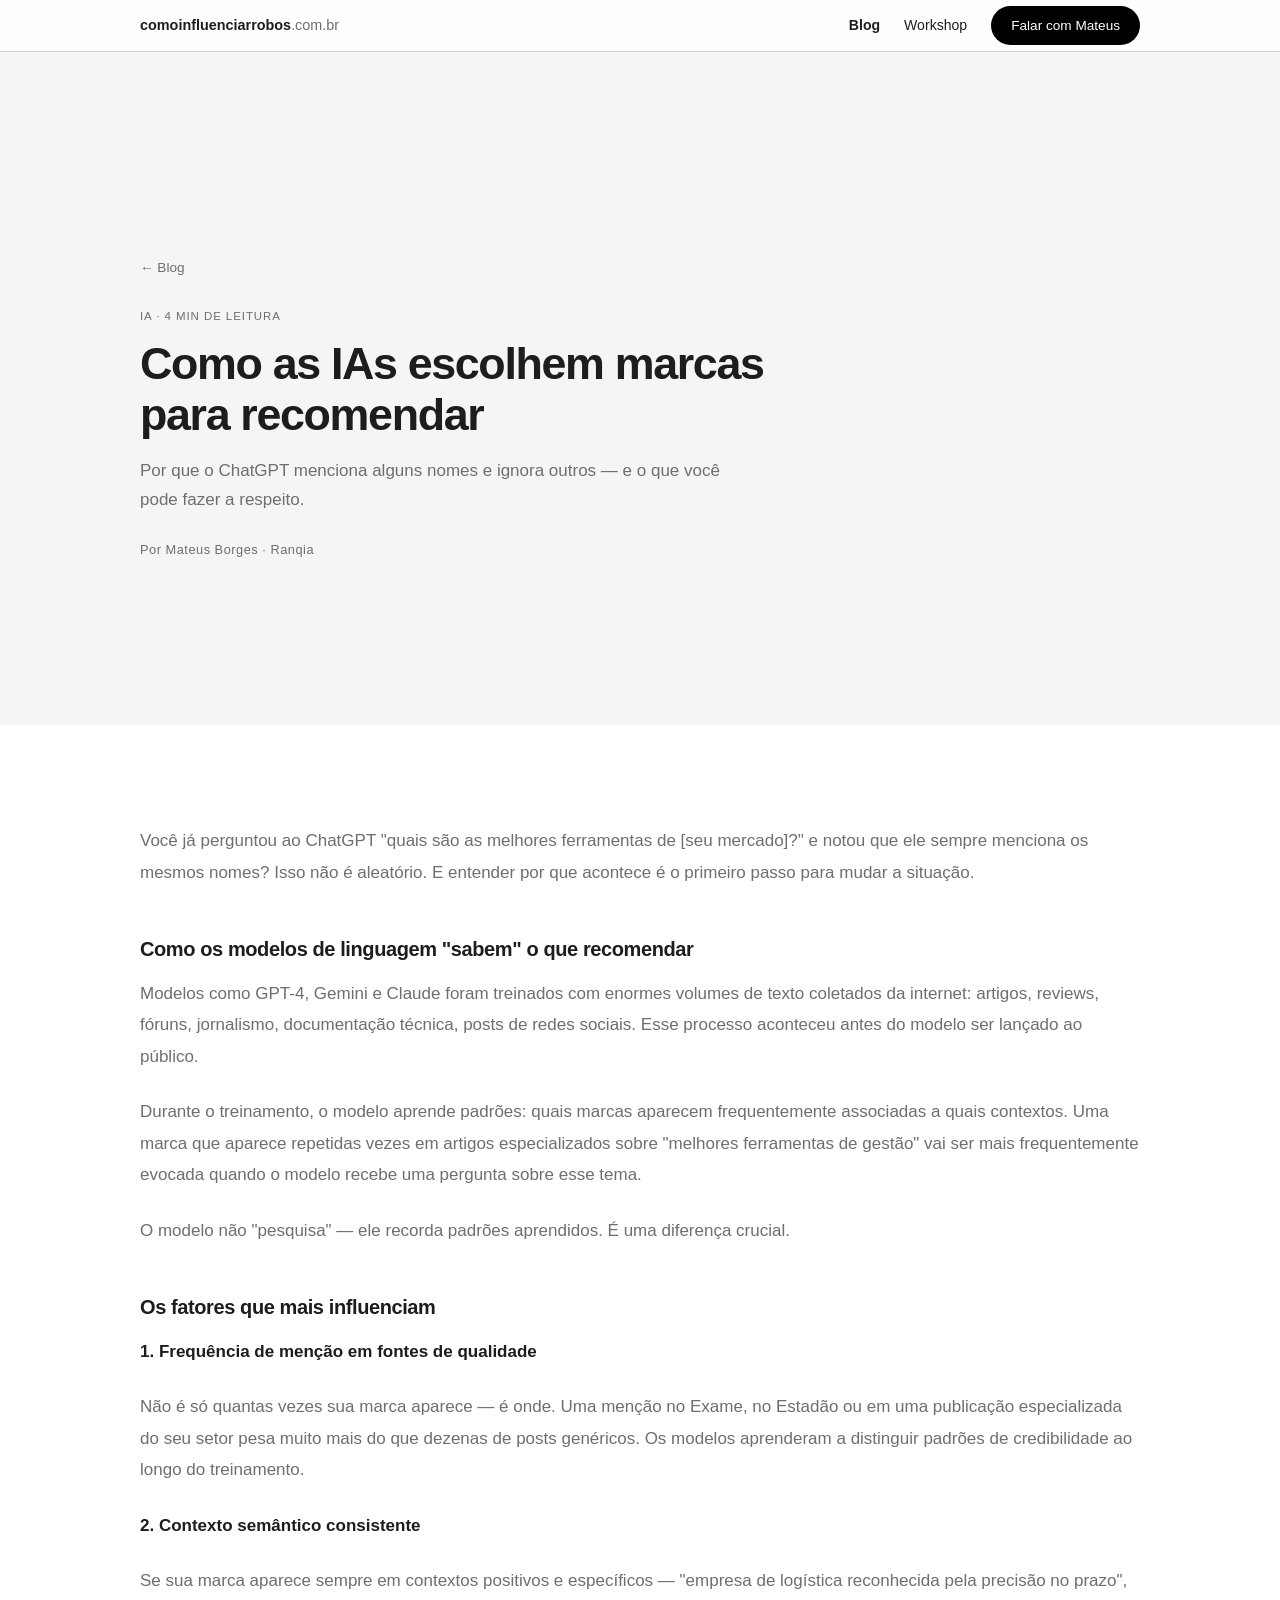
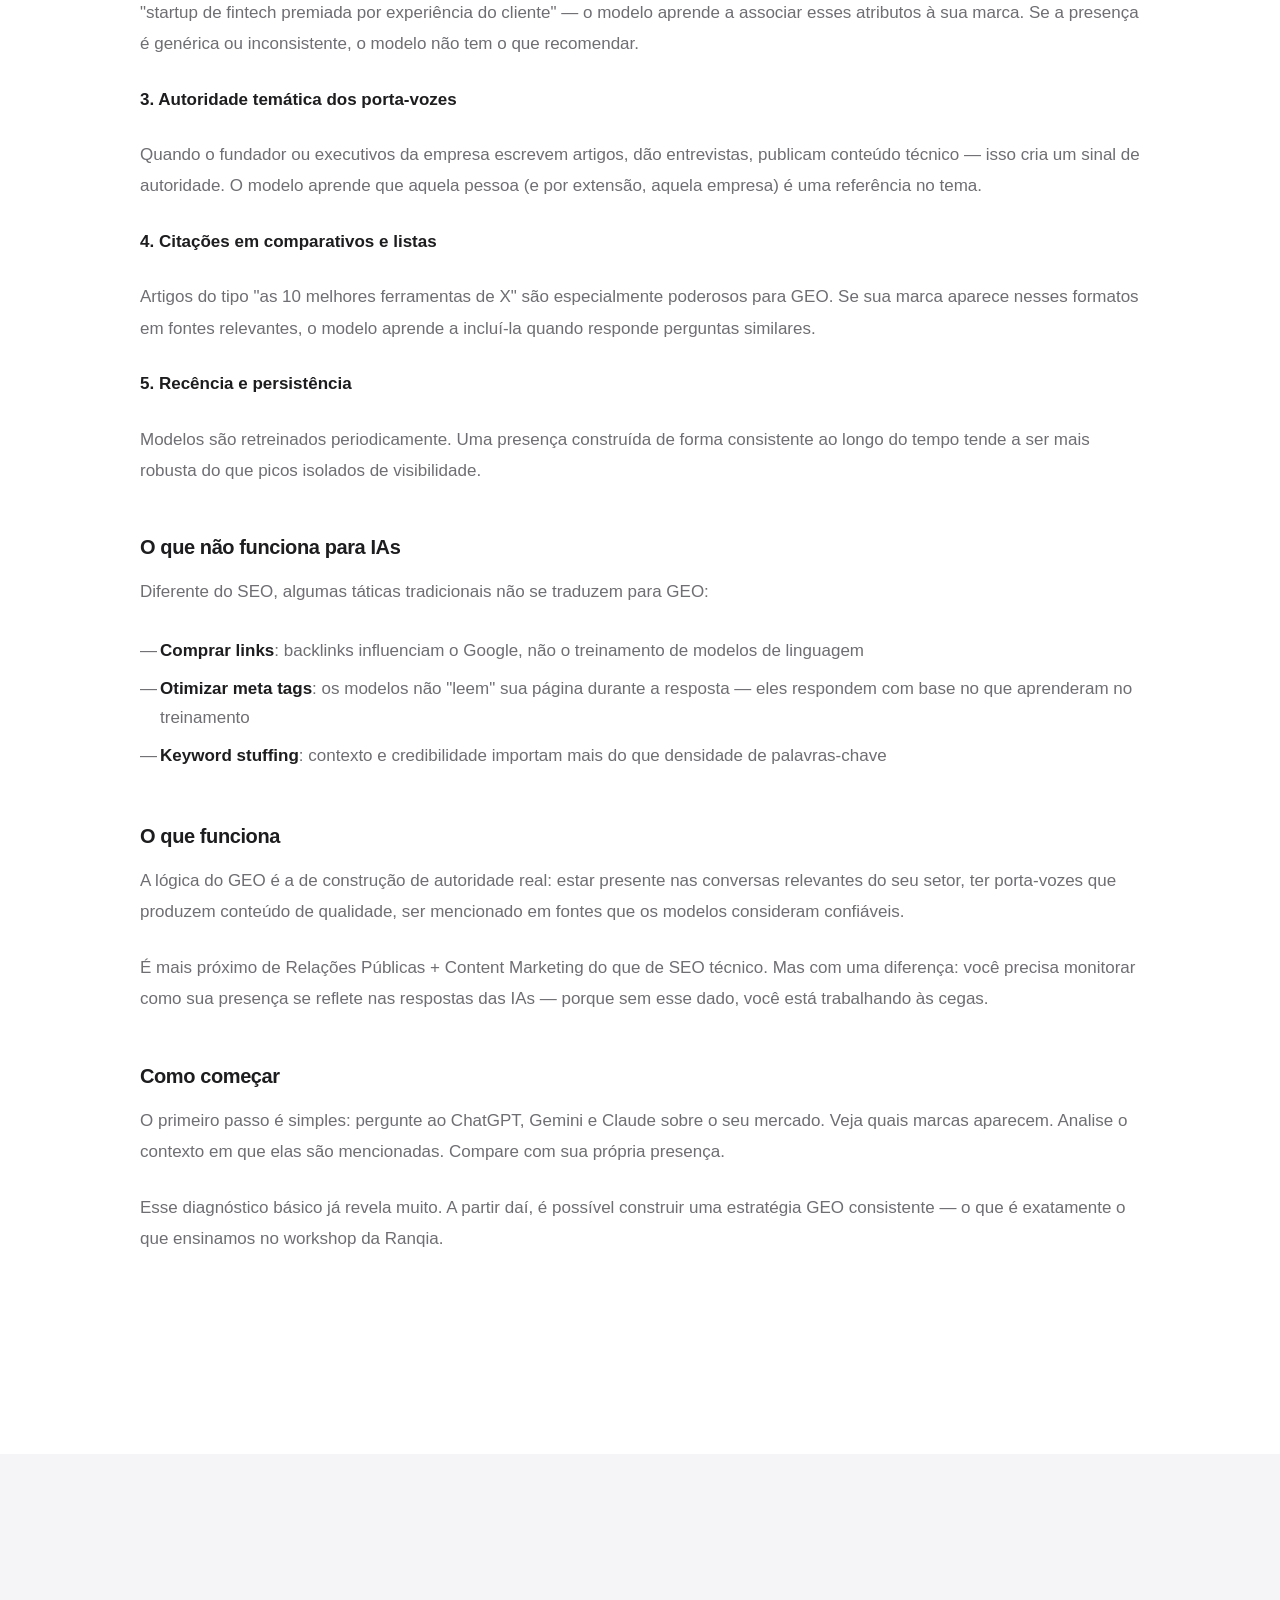
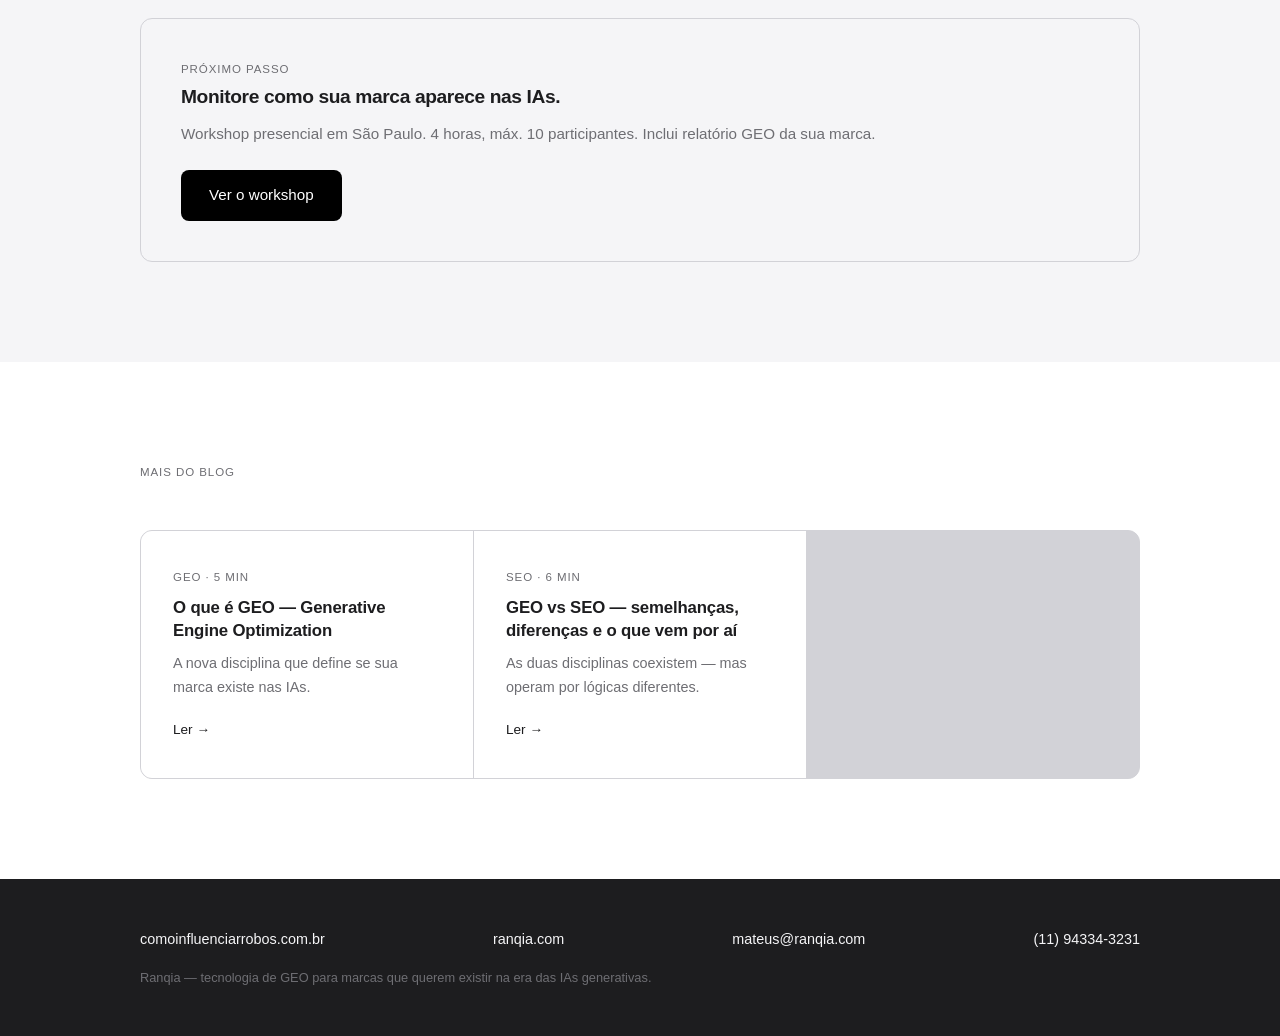
<file: blog/posts/como-ias-escolhem-marcas.html>
<!DOCTYPE html>
<html lang="pt-BR">
<head>
  <meta charset="UTF-8">
  <meta name="viewport" content="width=device-width, initial-scale=1.0">
  <title>Como as IAs escolhem marcas para recomendar · comoinfluenciarrobos.com.br</title>
  <meta name="description" content="Por que o ChatGPT menciona alguns nomes e ignora outros — e o que você pode fazer a respeito. Uma explicação prática sobre os fatores que influenciam a presença em IAs.">
  <meta property="og:title" content="Como as IAs escolhem marcas para recomendar">
  <meta property="og:description" content="Por que o ChatGPT menciona alguns nomes e ignora outros — e o que você pode fazer a respeito.">
  <meta property="og:type" content="article">
  <meta property="og:url" content="https://comoinfluenciarrobos.com.br/blog/posts/como-ias-escolhem-marcas">
  <link rel="stylesheet" href="../../style.css">
</head>
<body>

<!-- ─── HEADER ─────────────────────────────────────────────────────────── -->
<header class="header">
  <div class="container header__inner">
    <a href="/" class="header__brand">
      <span class="brand__name">comoinfluenciarrobos</span><span class="brand__tld">.com.br</span>
    </a>
    <nav class="header__nav">
      <a href="/blog" class="header__nav-link header__nav-link--active">Blog</a>
      <a href="/workshop" class="header__nav-link">Workshop</a>
      <a href="https://wa.me/5511943343231" class="btn btn--header" target="_blank" rel="noopener">Falar com Mateus</a>
    </nav>
  </div>
</header>

<!-- ─── POST HEADER ────────────────────────────────────────────────────── -->
<section class="section section--surface">
  <div class="container">
    <div class="post-header animate-in">
      <a href="/blog" class="post-back">← Blog</a>
      <p class="label" style="margin-top:24px">IA · 4 min de leitura</p>
      <h1 class="post-title">Como as IAs escolhem marcas<br>para recomendar</h1>
      <p class="post-subtitle">Por que o ChatGPT menciona alguns nomes e ignora outros — e o que você pode fazer a respeito.</p>
      <p class="post-meta">Por Mateus Borges · Ranqia</p>
    </div>
  </div>
</section>

<!-- ─── POST BODY ──────────────────────────────────────────────────────── -->
<section class="section">
  <div class="container">
    <div class="post-body animate-in">

      <p>Você já perguntou ao ChatGPT "quais são as melhores ferramentas de [seu mercado]?" e notou que ele sempre menciona os mesmos nomes? Isso não é aleatório. E entender por que acontece é o primeiro passo para mudar a situação.</p>

      <h2>Como os modelos de linguagem "sabem" o que recomendar</h2>

      <p>Modelos como GPT-4, Gemini e Claude foram treinados com enormes volumes de texto coletados da internet: artigos, reviews, fóruns, jornalismo, documentação técnica, posts de redes sociais. Esse processo aconteceu antes do modelo ser lançado ao público.</p>

      <p>Durante o treinamento, o modelo aprende padrões: quais marcas aparecem frequentemente associadas a quais contextos. Uma marca que aparece repetidas vezes em artigos especializados sobre "melhores ferramentas de gestão" vai ser mais frequentemente evocada quando o modelo recebe uma pergunta sobre esse tema.</p>

      <p>O modelo não "pesquisa" — ele recorda padrões aprendidos. É uma diferença crucial.</p>

      <h2>Os fatores que mais influenciam</h2>

      <p><strong>1. Frequência de menção em fontes de qualidade</strong></p>
      <p>Não é só quantas vezes sua marca aparece — é onde. Uma menção no Exame, no Estadão ou em uma publicação especializada do seu setor pesa muito mais do que dezenas de posts genéricos. Os modelos aprenderam a distinguir padrões de credibilidade ao longo do treinamento.</p>

      <p><strong>2. Contexto semântico consistente</strong></p>
      <p>Se sua marca aparece sempre em contextos positivos e específicos — "empresa de logística reconhecida pela precisão no prazo", "startup de fintech premiada por experiência do cliente" — o modelo aprende a associar esses atributos à sua marca. Se a presença é genérica ou inconsistente, o modelo não tem o que recomendar.</p>

      <p><strong>3. Autoridade temática dos porta-vozes</strong></p>
      <p>Quando o fundador ou executivos da empresa escrevem artigos, dão entrevistas, publicam conteúdo técnico — isso cria um sinal de autoridade. O modelo aprende que aquela pessoa (e por extensão, aquela empresa) é uma referência no tema.</p>

      <p><strong>4. Citações em comparativos e listas</strong></p>
      <p>Artigos do tipo "as 10 melhores ferramentas de X" são especialmente poderosos para GEO. Se sua marca aparece nesses formatos em fontes relevantes, o modelo aprende a incluí-la quando responde perguntas similares.</p>

      <p><strong>5. Recência e persistência</strong></p>
      <p>Modelos são retreinados periodicamente. Uma presença construída de forma consistente ao longo do tempo tende a ser mais robusta do que picos isolados de visibilidade.</p>

      <h2>O que não funciona para IAs</h2>

      <p>Diferente do SEO, algumas táticas tradicionais não se traduzem para GEO:</p>

      <ul>
        <li><strong>Comprar links</strong>: backlinks influenciam o Google, não o treinamento de modelos de linguagem</li>
        <li><strong>Otimizar meta tags</strong>: os modelos não "leem" sua página durante a resposta — eles respondem com base no que aprenderam no treinamento</li>
<li><strong>Keyword stuffing</strong>: contexto e credibilidade importam mais do que densidade de palavras-chave</li>
      </ul>

      <h2>O que funciona</h2>

      <p>A lógica do GEO é a de construção de autoridade real: estar presente nas conversas relevantes do seu setor, ter porta-vozes que produzem conteúdo de qualidade, ser mencionado em fontes que os modelos consideram confiáveis.</p>

      <p>É mais próximo de Relações Públicas + Content Marketing do que de SEO técnico. Mas com uma diferença: você precisa monitorar como sua presença se reflete nas respostas das IAs — porque sem esse dado, você está trabalhando às cegas.</p>

      <h2>Como começar</h2>

      <p>O primeiro passo é simples: pergunte ao ChatGPT, Gemini e Claude sobre o seu mercado. Veja quais marcas aparecem. Analise o contexto em que elas são mencionadas. Compare com sua própria presença.</p>

      <p>Esse diagnóstico básico já revela muito. A partir daí, é possível construir uma estratégia GEO consistente — o que é exatamente o que ensinamos no workshop da Ranqia.</p>

    </div>
  </div>
</section>

<!-- ─── POST CTA ────────────────────────────────────────────────────────── -->
<section class="section section--surface">
  <div class="container">
    <div class="post-cta animate-in">
      <p class="label">PRÓXIMO PASSO</p>
      <h2 class="post-cta__title">Monitore como sua marca aparece nas IAs.</h2>
      <p class="post-cta__text">Workshop presencial em São Paulo. 4 horas, máx. 10 participantes. Inclui relatório GEO da sua marca.</p>
      <a href="/workshop" class="btn btn--primary">Ver o workshop</a>
    </div>
  </div>
</section>

<!-- ─── MAIS POSTS ─────────────────────────────────────────────────────── -->
<section class="section">
  <div class="container">
    <p class="label animate-in">MAIS DO BLOG</p>
    <div class="blog__grid animate-in">
      <a href="/blog/posts/o-que-e-geo" class="blog-card">
        <span class="blog-card__tag">GEO · 5 min</span>
        <span class="blog-card__title">O que é GEO — Generative Engine Optimization</span>
        <span class="blog-card__excerpt">A nova disciplina que define se sua marca existe nas IAs.</span>
        <span class="blog-card__read">Ler</span>
      </a>
      <a href="/blog/posts/geo-vs-seo" class="blog-card">
        <span class="blog-card__tag">SEO · 6 min</span>
        <span class="blog-card__title">GEO vs SEO — semelhanças, diferenças e o que vem por aí</span>
        <span class="blog-card__excerpt">As duas disciplinas coexistem — mas operam por lógicas diferentes.</span>
        <span class="blog-card__read">Ler</span>
      </a>
    </div>
  </div>
</section>

<!-- ─── FOOTER ─────────────────────────────────────────────────────────── -->
<footer class="footer">
  <div class="container">
    <div class="footer__top">
      <span>comoinfluenciarrobos.com.br</span>
      <span>ranqia.com</span>
      <span>mateus@ranqia.com</span>
      <span>(11) 94334-3231</span>
    </div>
    <p class="footer__bottom">Ranqia — tecnologia de GEO para marcas que querem existir na era das IAs generativas.</p>
  </div>
</footer>

<script>
(function () {
  var observer = new IntersectionObserver(function (entries) {
    entries.forEach(function (entry) {
      if (entry.isIntersecting) {
        entry.target.classList.add('is-visible');
        observer.unobserve(entry.target);
      }
    });
  }, { threshold: 0.12 });
  document.querySelectorAll('.animate-in').forEach(function (el) { observer.observe(el); });
})();
</script>
</body>
</html>
</file>
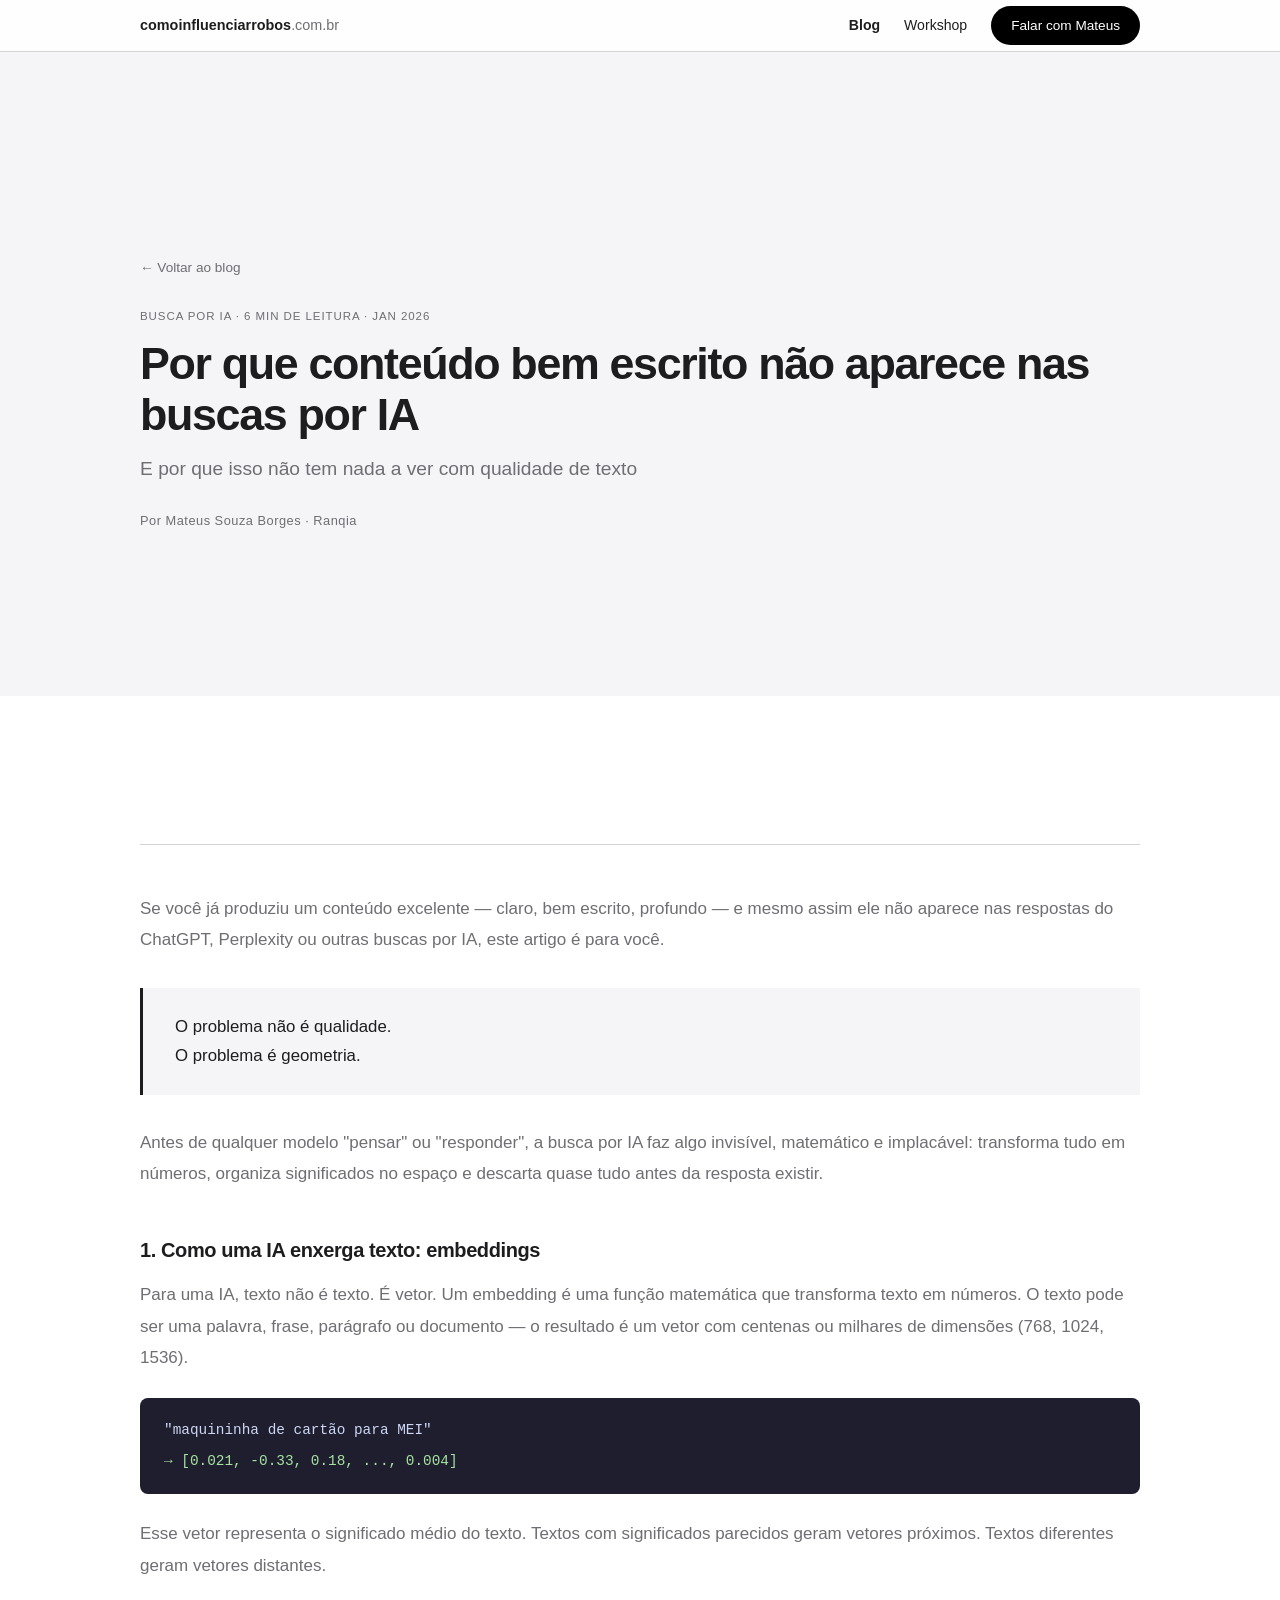
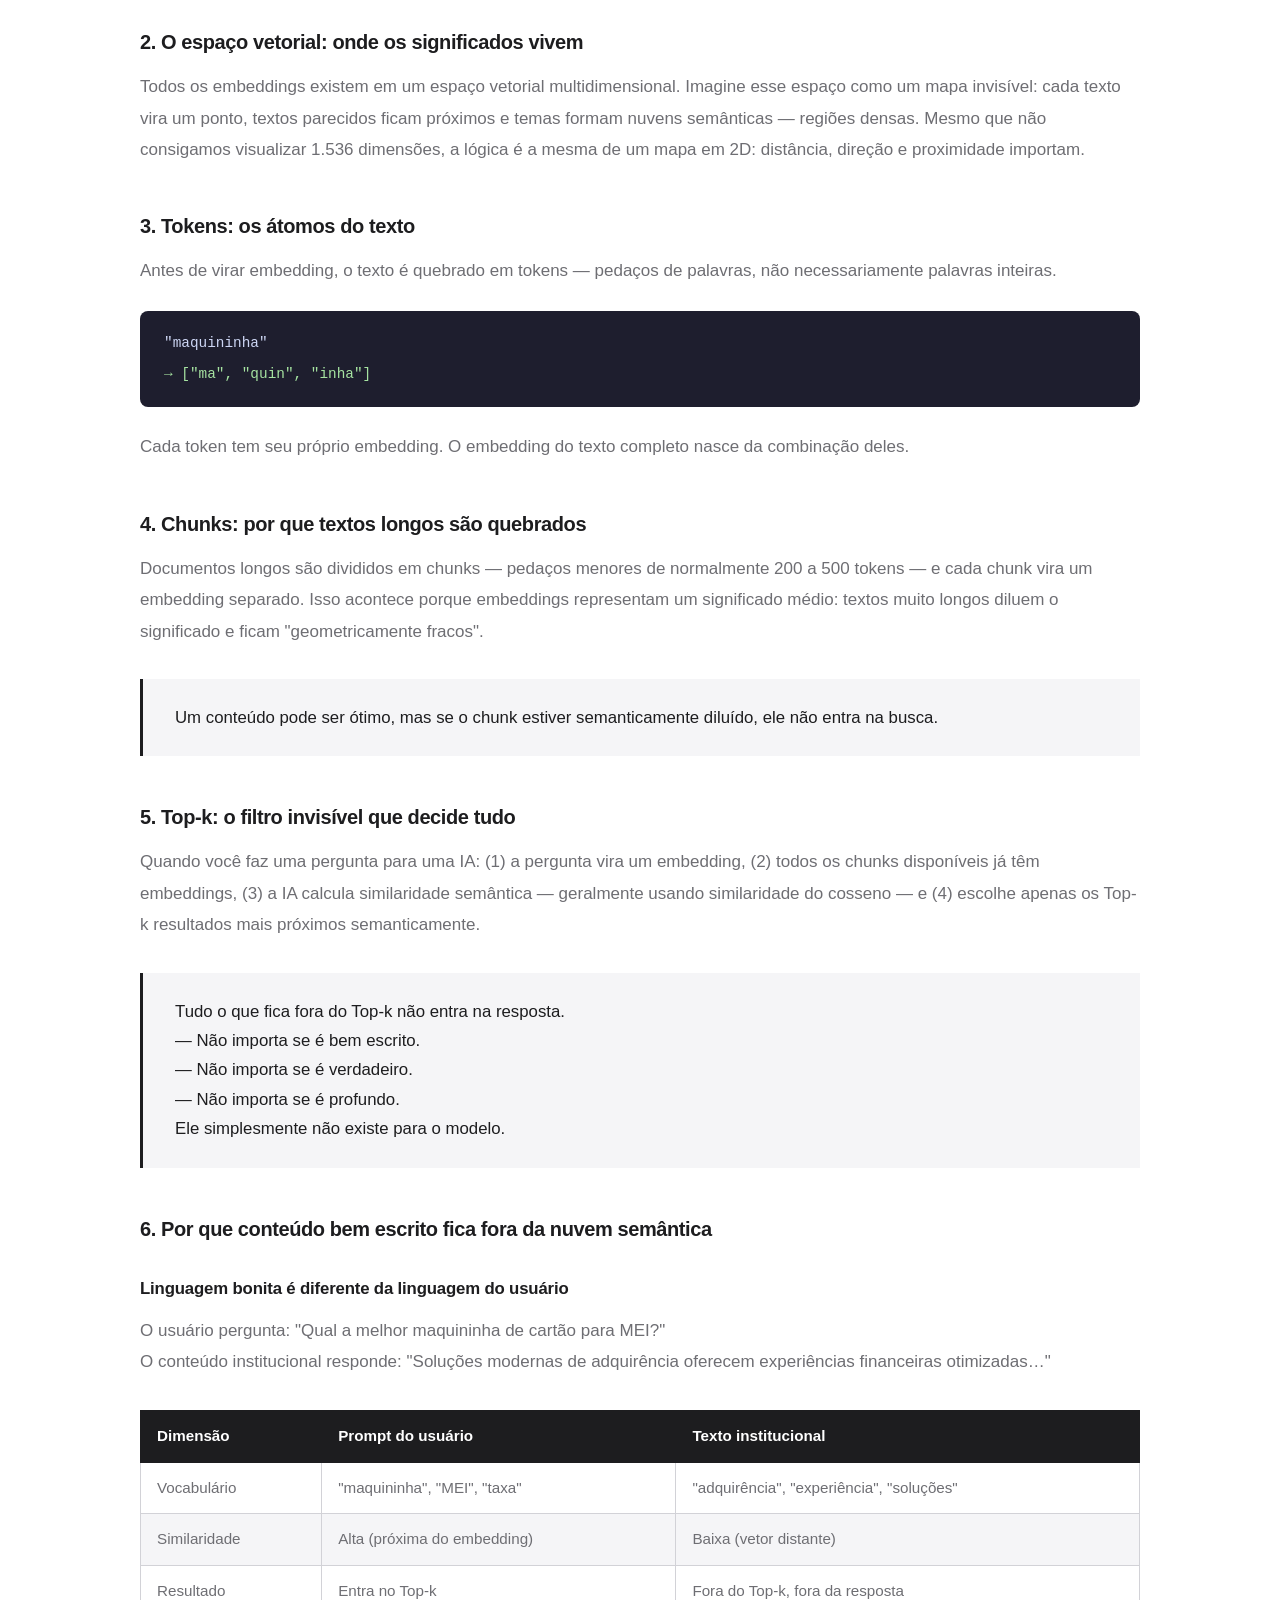
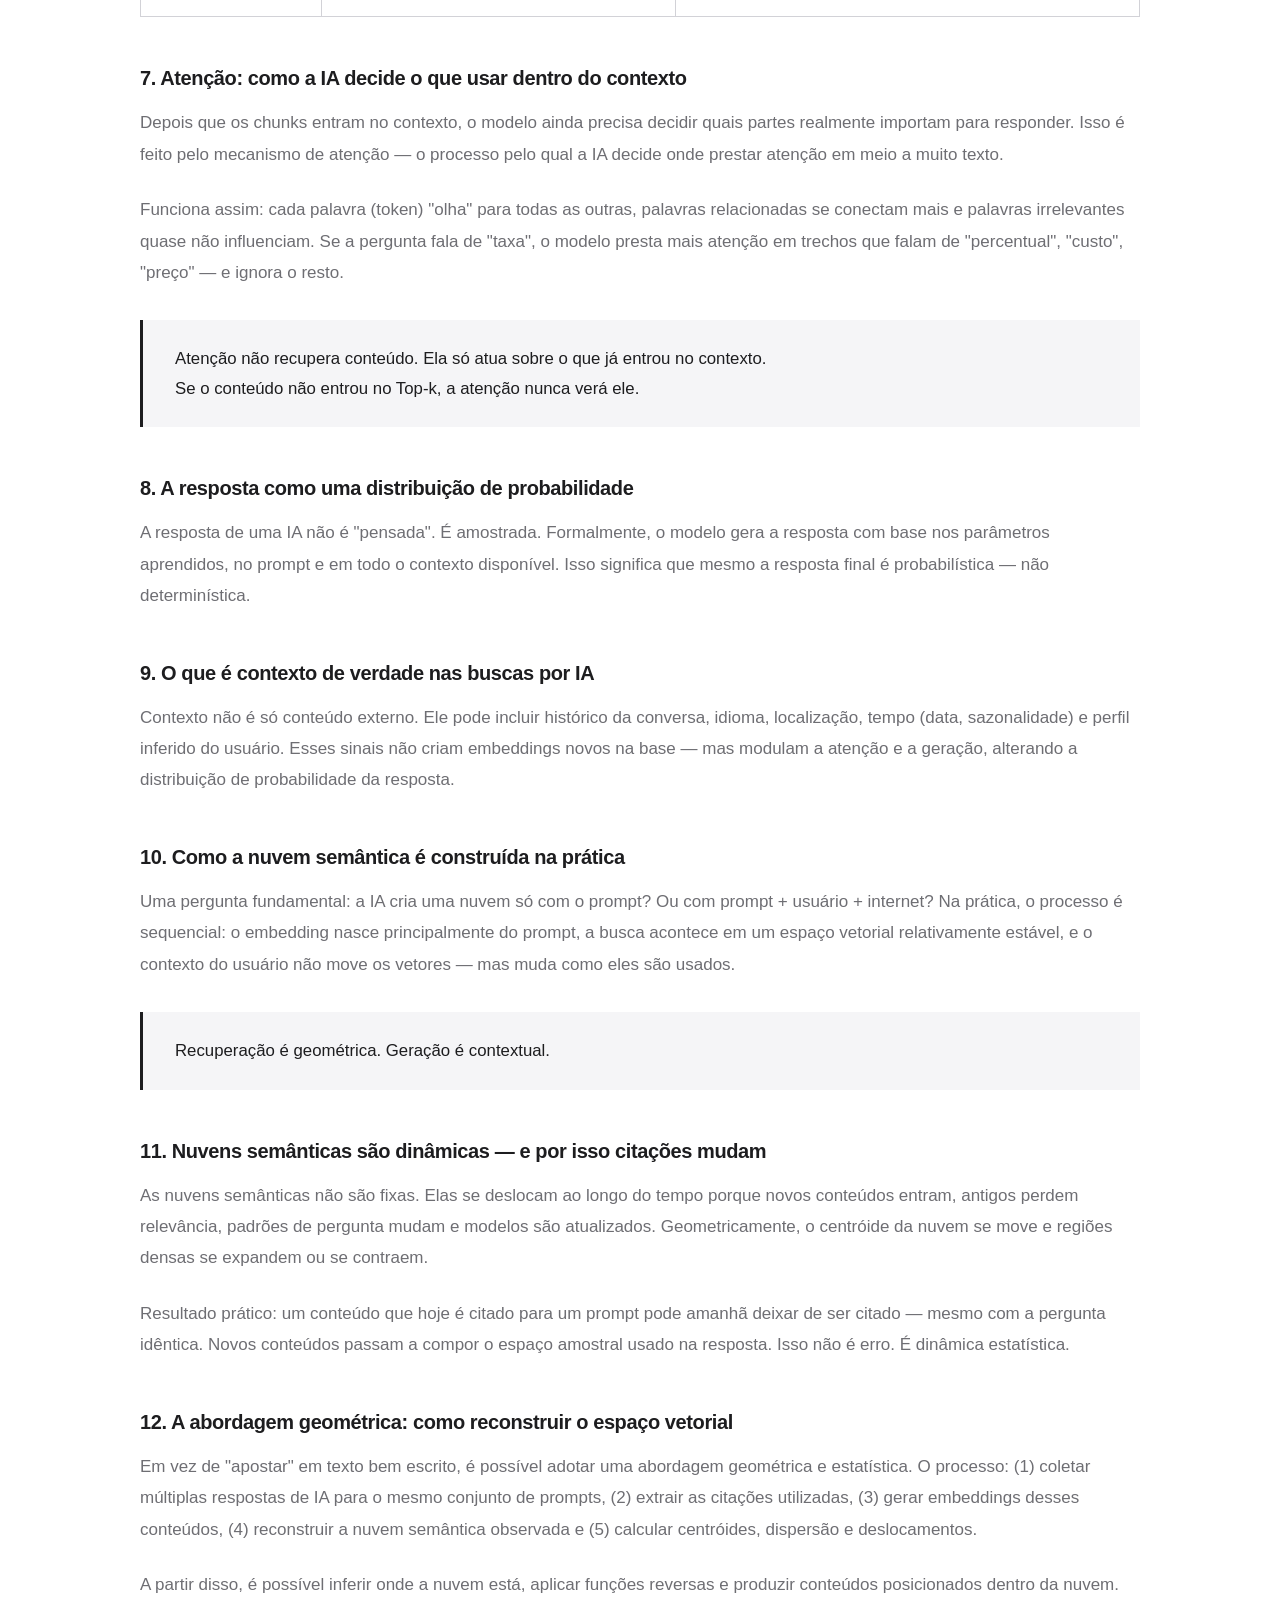
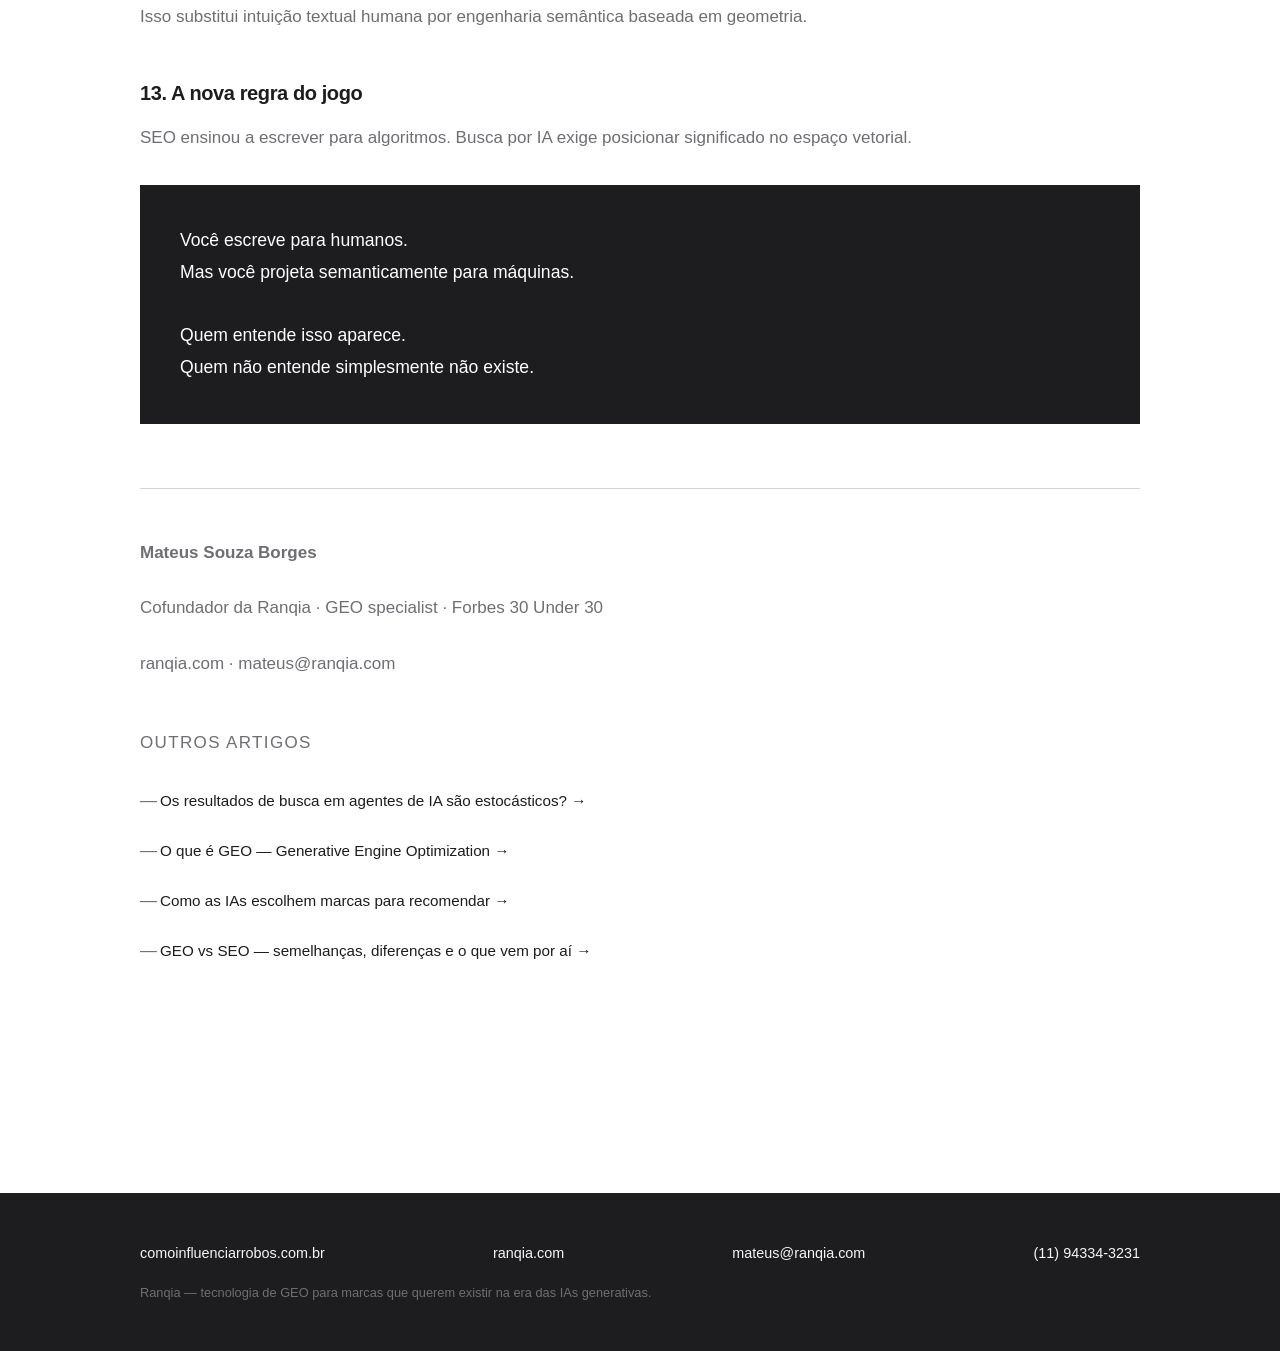
<file: blog/posts/conteudo-bem-escrito-nao-aparece-na-ia.html>
<!DOCTYPE html>
<html lang="pt-BR">
<head>
  <meta charset="UTF-8">
  <meta name="viewport" content="width=device-width, initial-scale=1.0">
  <title>Por que conteúdo bem escrito não aparece nas buscas por IA · comoinfluenciarrobos.com.br</title>
  <meta name="description" content="O problema não é qualidade. É geometria. Antes de qualquer modelo responder, a busca por IA transforma tudo em números e descarta quase tudo antes da resposta existir.">
  <meta property="og:title" content="Por que conteúdo bem escrito não aparece nas buscas por IA">
  <meta property="og:description" content="O problema não é qualidade. É geometria. Antes de qualquer modelo responder, a busca por IA transforma tudo em números e descarta quase tudo antes da resposta existir.">
  <meta property="og:type" content="article">
  <meta property="og:url" content="https://comoinfluenciarrobos.com.br/blog/posts/conteudo-bem-escrito-nao-aparece-na-ia">
  <link rel="stylesheet" href="../../style.css">
</head>
<body>

<!-- ─── HEADER ─────────────────────────────────────────────────────────── -->
<header class="header">
  <div class="container header__inner">
    <a href="/" class="header__brand">
      <span class="brand__name">comoinfluenciarrobos</span><span class="brand__tld">.com.br</span>
    </a>
    <nav class="header__nav">
      <a href="/blog" class="header__nav-link header__nav-link--active">Blog</a>
      <a href="/workshop" class="header__nav-link">Workshop</a>
      <a href="https://wa.me/5511943343231" class="btn btn--header" target="_blank" rel="noopener">Falar com Mateus</a>
    </nav>
  </div>
</header>

<!-- ─── POST HEADER ────────────────────────────────────────────────────── -->
<section class="section section--surface">
  <div class="container">
    <div class="post-header animate-in">
      <a href="../" class="post-back">← Voltar ao blog</a>
      <p class="label" style="margin-top:24px">BUSCA POR IA · 6 min de leitura · Jan 2026</p>
      <h1 class="post-title">Por que conteúdo bem escrito não aparece nas buscas por IA</h1>
      <p class="post-subtitle" style="font-size:1.2rem;color:#6e6e73;font-weight:400;margin-top:12px">E por que isso não tem nada a ver com qualidade de texto</p>
      <p class="post-meta">Por Mateus Souza Borges · Ranqia</p>
    </div>
  </div>
</section>

<!-- ─── POST BODY ──────────────────────────────────────────────────────── -->
<section class="section">
  <div class="container">
    <div class="post-body animate-in">

      <hr>

      <p>Se você já produziu um conteúdo excelente — claro, bem escrito, profundo — e mesmo assim ele não aparece nas respostas do ChatGPT, Perplexity ou outras buscas por IA, este artigo é para você.</p>

      <blockquote class="post-highlight">
        O problema não é qualidade.<br>
        O problema é geometria.
      </blockquote>

      <p>Antes de qualquer modelo "pensar" ou "responder", a busca por IA faz algo invisível, matemático e implacável: transforma tudo em números, organiza significados no espaço e descarta quase tudo antes da resposta existir.</p>

      <h2>1. Como uma IA enxerga texto: embeddings</h2>

      <p>Para uma IA, texto não é texto. É vetor. Um embedding é uma função matemática que transforma texto em números. O texto pode ser uma palavra, frase, parágrafo ou documento — o resultado é um vetor com centenas ou milhares de dimensões (768, 1024, 1536).</p>

      <div class="post-code">
        <span class="post-code__line">"maquininha de cartão para MEI"</span>
        <span class="post-code__line post-code__line--output">→ [0.021, -0.33, 0.18, ..., 0.004]</span>
      </div>

      <p>Esse vetor representa o significado médio do texto. Textos com significados parecidos geram vetores próximos. Textos diferentes geram vetores distantes.</p>

      <h2>2. O espaço vetorial: onde os significados vivem</h2>

      <p>Todos os embeddings existem em um espaço vetorial multidimensional. Imagine esse espaço como um mapa invisível: cada texto vira um ponto, textos parecidos ficam próximos e temas formam nuvens semânticas — regiões densas. Mesmo que não consigamos visualizar 1.536 dimensões, a lógica é a mesma de um mapa em 2D: distância, direção e proximidade importam.</p>

      <h2>3. Tokens: os átomos do texto</h2>

      <p>Antes de virar embedding, o texto é quebrado em tokens — pedaços de palavras, não necessariamente palavras inteiras.</p>

      <div class="post-code">
        <span class="post-code__line">"maquininha"</span>
        <span class="post-code__line post-code__line--output">→ ["ma", "quin", "inha"]</span>
      </div>

      <p>Cada token tem seu próprio embedding. O embedding do texto completo nasce da combinação deles.</p>

      <h2>4. Chunks: por que textos longos são quebrados</h2>

      <p>Documentos longos são divididos em chunks — pedaços menores de normalmente 200 a 500 tokens — e cada chunk vira um embedding separado. Isso acontece porque embeddings representam um significado médio: textos muito longos diluem o significado e ficam "geometricamente fracos".</p>

      <blockquote class="post-highlight">
        Um conteúdo pode ser ótimo, mas se o chunk estiver semanticamente diluído, ele não entra na busca.
      </blockquote>

      <h2>5. Top-k: o filtro invisível que decide tudo</h2>

      <p>Quando você faz uma pergunta para uma IA: (1) a pergunta vira um embedding, (2) todos os chunks disponíveis já têm embeddings, (3) a IA calcula similaridade semântica — geralmente usando similaridade do cosseno — e (4) escolhe apenas os Top-k resultados mais próximos semanticamente.</p>

      <blockquote class="post-highlight">
        Tudo o que fica fora do Top-k não entra na resposta.<br>
        — Não importa se é bem escrito.<br>
        — Não importa se é verdadeiro.<br>
        — Não importa se é profundo.<br>
        Ele simplesmente não existe para o modelo.
      </blockquote>

      <h2>6. Por que conteúdo bem escrito fica fora da nuvem semântica</h2>

      <h3>Linguagem bonita é diferente da linguagem do usuário</h3>

      <p>O usuário pergunta: "Qual a melhor maquininha de cartão para MEI?"<br>
      O conteúdo institucional responde: "Soluções modernas de adquirência oferecem experiências financeiras otimizadas…"</p>

      <div class="post-table-wrapper">
        <table class="post-table">
          <thead>
            <tr>
              <th>Dimensão</th>
              <th>Prompt do usuário</th>
              <th>Texto institucional</th>
            </tr>
          </thead>
          <tbody>
            <tr>
              <td>Vocabulário</td>
              <td>"maquininha", "MEI", "taxa"</td>
              <td>"adquirência", "experiência", "soluções"</td>
            </tr>
            <tr>
              <td>Similaridade</td>
              <td>Alta (próxima do embedding)</td>
              <td>Baixa (vetor distante)</td>
            </tr>
            <tr>
              <td>Resultado</td>
              <td>Entra no Top-k</td>
              <td>Fora do Top-k, fora da resposta</td>
            </tr>
          </tbody>
        </table>
      </div>

      <h2>7. Atenção: como a IA decide o que usar dentro do contexto</h2>

      <p>Depois que os chunks entram no contexto, o modelo ainda precisa decidir quais partes realmente importam para responder. Isso é feito pelo mecanismo de atenção — o processo pelo qual a IA decide onde prestar atenção em meio a muito texto.</p>

      <p>Funciona assim: cada palavra (token) "olha" para todas as outras, palavras relacionadas se conectam mais e palavras irrelevantes quase não influenciam. Se a pergunta fala de "taxa", o modelo presta mais atenção em trechos que falam de "percentual", "custo", "preço" — e ignora o resto.</p>

      <blockquote class="post-highlight">
        Atenção não recupera conteúdo. Ela só atua sobre o que já entrou no contexto.<br>
        Se o conteúdo não entrou no Top-k, a atenção nunca verá ele.
      </blockquote>

      <h2>8. A resposta como uma distribuição de probabilidade</h2>

      <p>A resposta de uma IA não é "pensada". É amostrada. Formalmente, o modelo gera a resposta com base nos parâmetros aprendidos, no prompt e em todo o contexto disponível. Isso significa que mesmo a resposta final é probabilística — não determinística.</p>

      <h2>9. O que é contexto de verdade nas buscas por IA</h2>

      <p>Contexto não é só conteúdo externo. Ele pode incluir histórico da conversa, idioma, localização, tempo (data, sazonalidade) e perfil inferido do usuário. Esses sinais não criam embeddings novos na base — mas modulam a atenção e a geração, alterando a distribuição de probabilidade da resposta.</p>

      <h2>10. Como a nuvem semântica é construída na prática</h2>

      <p>Uma pergunta fundamental: a IA cria uma nuvem só com o prompt? Ou com prompt + usuário + internet? Na prática, o processo é sequencial: o embedding nasce principalmente do prompt, a busca acontece em um espaço vetorial relativamente estável, e o contexto do usuário não move os vetores — mas muda como eles são usados.</p>

      <blockquote class="post-highlight">
        Recuperação é geométrica. Geração é contextual.
      </blockquote>

      <h2>11. Nuvens semânticas são dinâmicas — e por isso citações mudam</h2>

      <p>As nuvens semânticas não são fixas. Elas se deslocam ao longo do tempo porque novos conteúdos entram, antigos perdem relevância, padrões de pergunta mudam e modelos são atualizados. Geometricamente, o centróide da nuvem se move e regiões densas se expandem ou se contraem.</p>

      <p>Resultado prático: um conteúdo que hoje é citado para um prompt pode amanhã deixar de ser citado — mesmo com a pergunta idêntica. Novos conteúdos passam a compor o espaço amostral usado na resposta. Isso não é erro. É dinâmica estatística.</p>

      <h2>12. A abordagem geométrica: como reconstruir o espaço vetorial</h2>

      <p>Em vez de "apostar" em texto bem escrito, é possível adotar uma abordagem geométrica e estatística. O processo: (1) coletar múltiplas respostas de IA para o mesmo conjunto de prompts, (2) extrair as citações utilizadas, (3) gerar embeddings desses conteúdos, (4) reconstruir a nuvem semântica observada e (5) calcular centróides, dispersão e deslocamentos.</p>

      <p>A partir disso, é possível inferir onde a nuvem está, aplicar funções reversas e produzir conteúdos posicionados dentro da nuvem. Isso substitui intuição textual humana por engenharia semântica baseada em geometria.</p>

      <h2>13. A nova regra do jogo</h2>

      <p>SEO ensinou a escrever para algoritmos. Busca por IA exige posicionar significado no espaço vetorial.</p>

      <blockquote class="post-highlight post-highlight--dark">
        Você escreve para humanos.<br>
        Mas você projeta semanticamente para máquinas.<br>
        <br>
        Quem entende isso aparece.<br>
        Quem não entende simplesmente não existe.
      </blockquote>

      <hr style="margin-top:64px">

      <!-- ─── AUTOR ──────────────────────────────────────────────────── -->
      <div class="post-author">
        <p class="post-author__name">Mateus Souza Borges</p>
        <p class="post-author__bio">Cofundador da Ranqia · GEO specialist · Forbes 30 Under 30</p>
        <p class="post-author__contact">ranqia.com · mateus@ranqia.com</p>
      </div>

      <!-- ─── CONTINUAR LENDO ────────────────────────────────────────── -->
      <div class="post-more">
        <p class="label">OUTROS ARTIGOS</p>
        <ul class="post-more__list">
          <li><a href="/blog/posts/resultados-ia-sao-estocasticos" class="post-more__link">Os resultados de busca em agentes de IA são estocásticos? →</a></li>
          <li><a href="/blog/posts/o-que-e-geo" class="post-more__link">O que é GEO — Generative Engine Optimization →</a></li>
          <li><a href="/blog/posts/como-ias-escolhem-marcas" class="post-more__link">Como as IAs escolhem marcas para recomendar →</a></li>
          <li><a href="/blog/posts/geo-vs-seo" class="post-more__link">GEO vs SEO — semelhanças, diferenças e o que vem por aí →</a></li>
        </ul>
      </div>

    </div>
  </div>
</section>

<!-- ─── FOOTER ─────────────────────────────────────────────────────────── -->
<footer class="footer">
  <div class="container">
    <div class="footer__top">
      <span>comoinfluenciarrobos.com.br</span>
      <span>ranqia.com</span>
      <span>mateus@ranqia.com</span>
      <span>(11) 94334-3231</span>
    </div>
    <p class="footer__bottom">Ranqia — tecnologia de GEO para marcas que querem existir na era das IAs generativas.</p>
  </div>
</footer>

<script>
(function () {
  var observer = new IntersectionObserver(function (entries) {
    entries.forEach(function (entry) {
      if (entry.isIntersecting) {
        entry.target.classList.add('is-visible');
        observer.unobserve(entry.target);
      }
    });
  }, { threshold: 0.12 });
  document.querySelectorAll('.animate-in').forEach(function (el) { observer.observe(el); });
})();
</script>
</body>
</html>
</file>
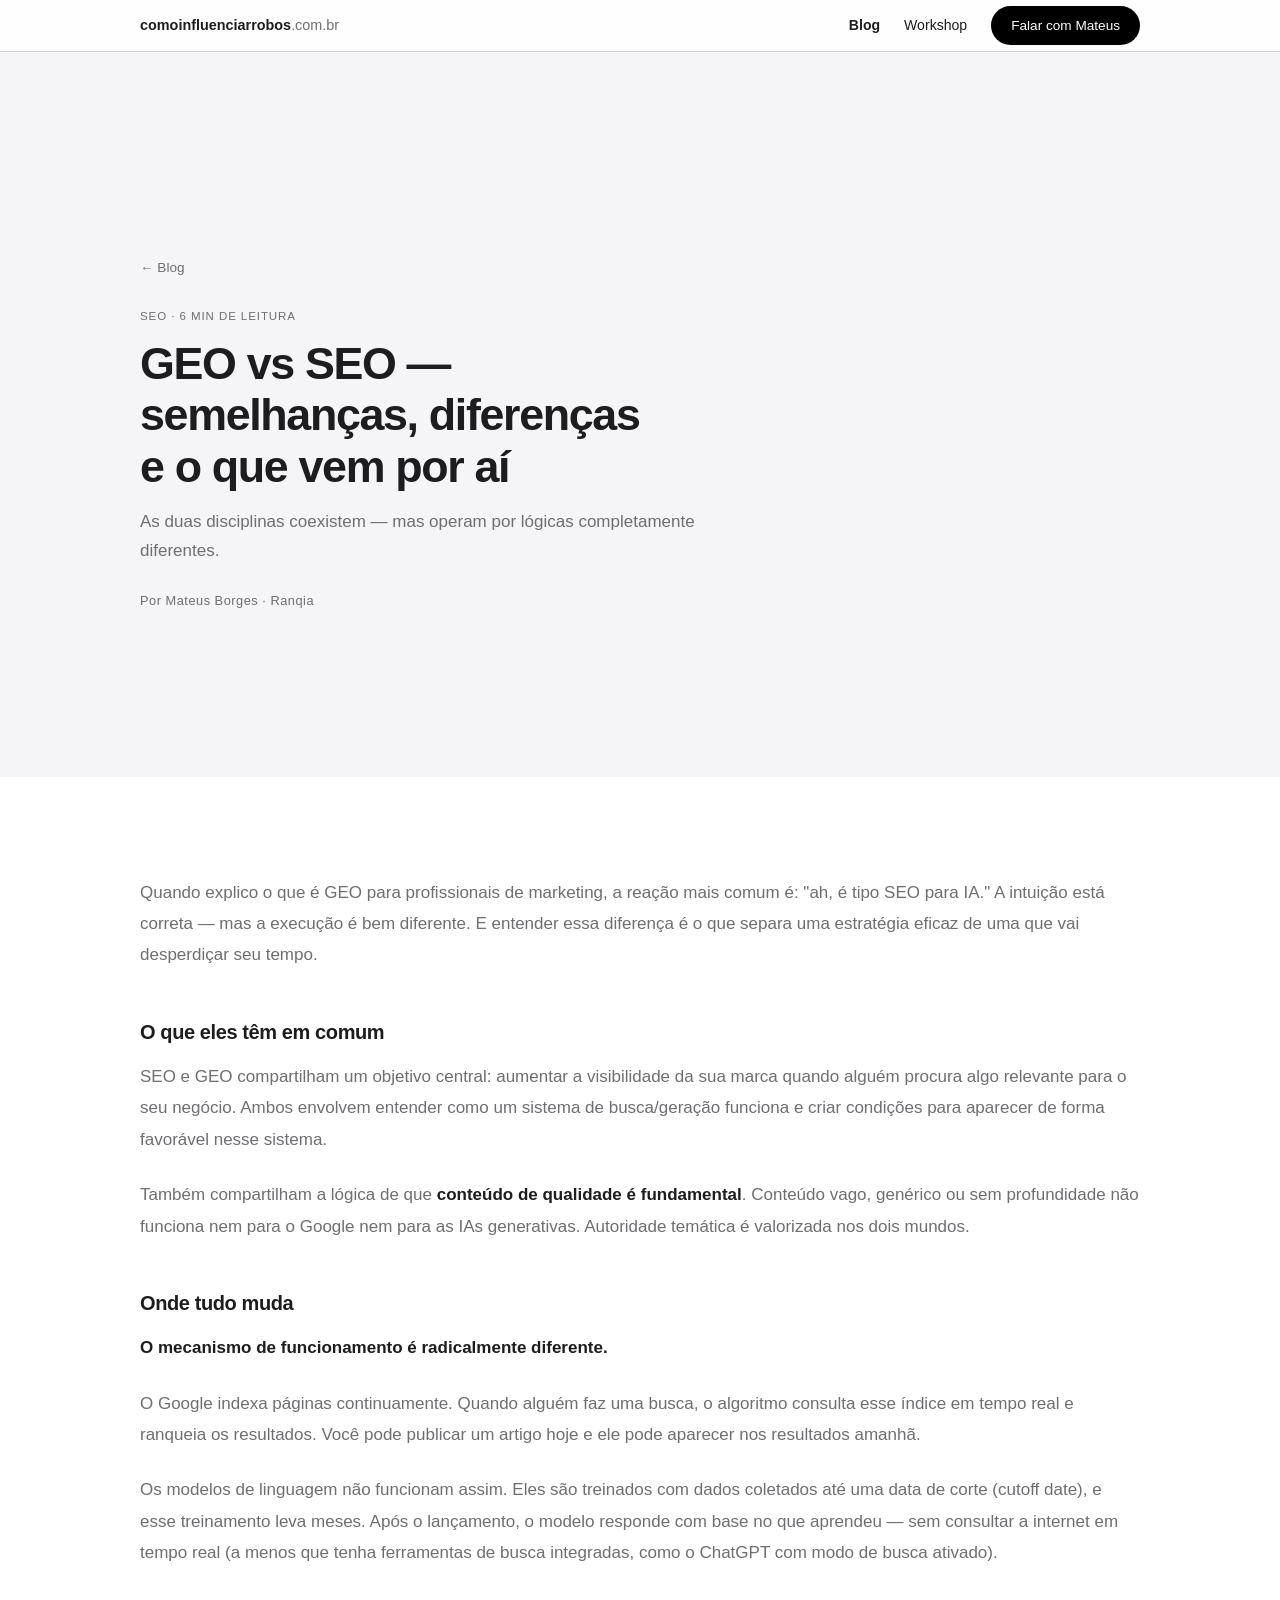
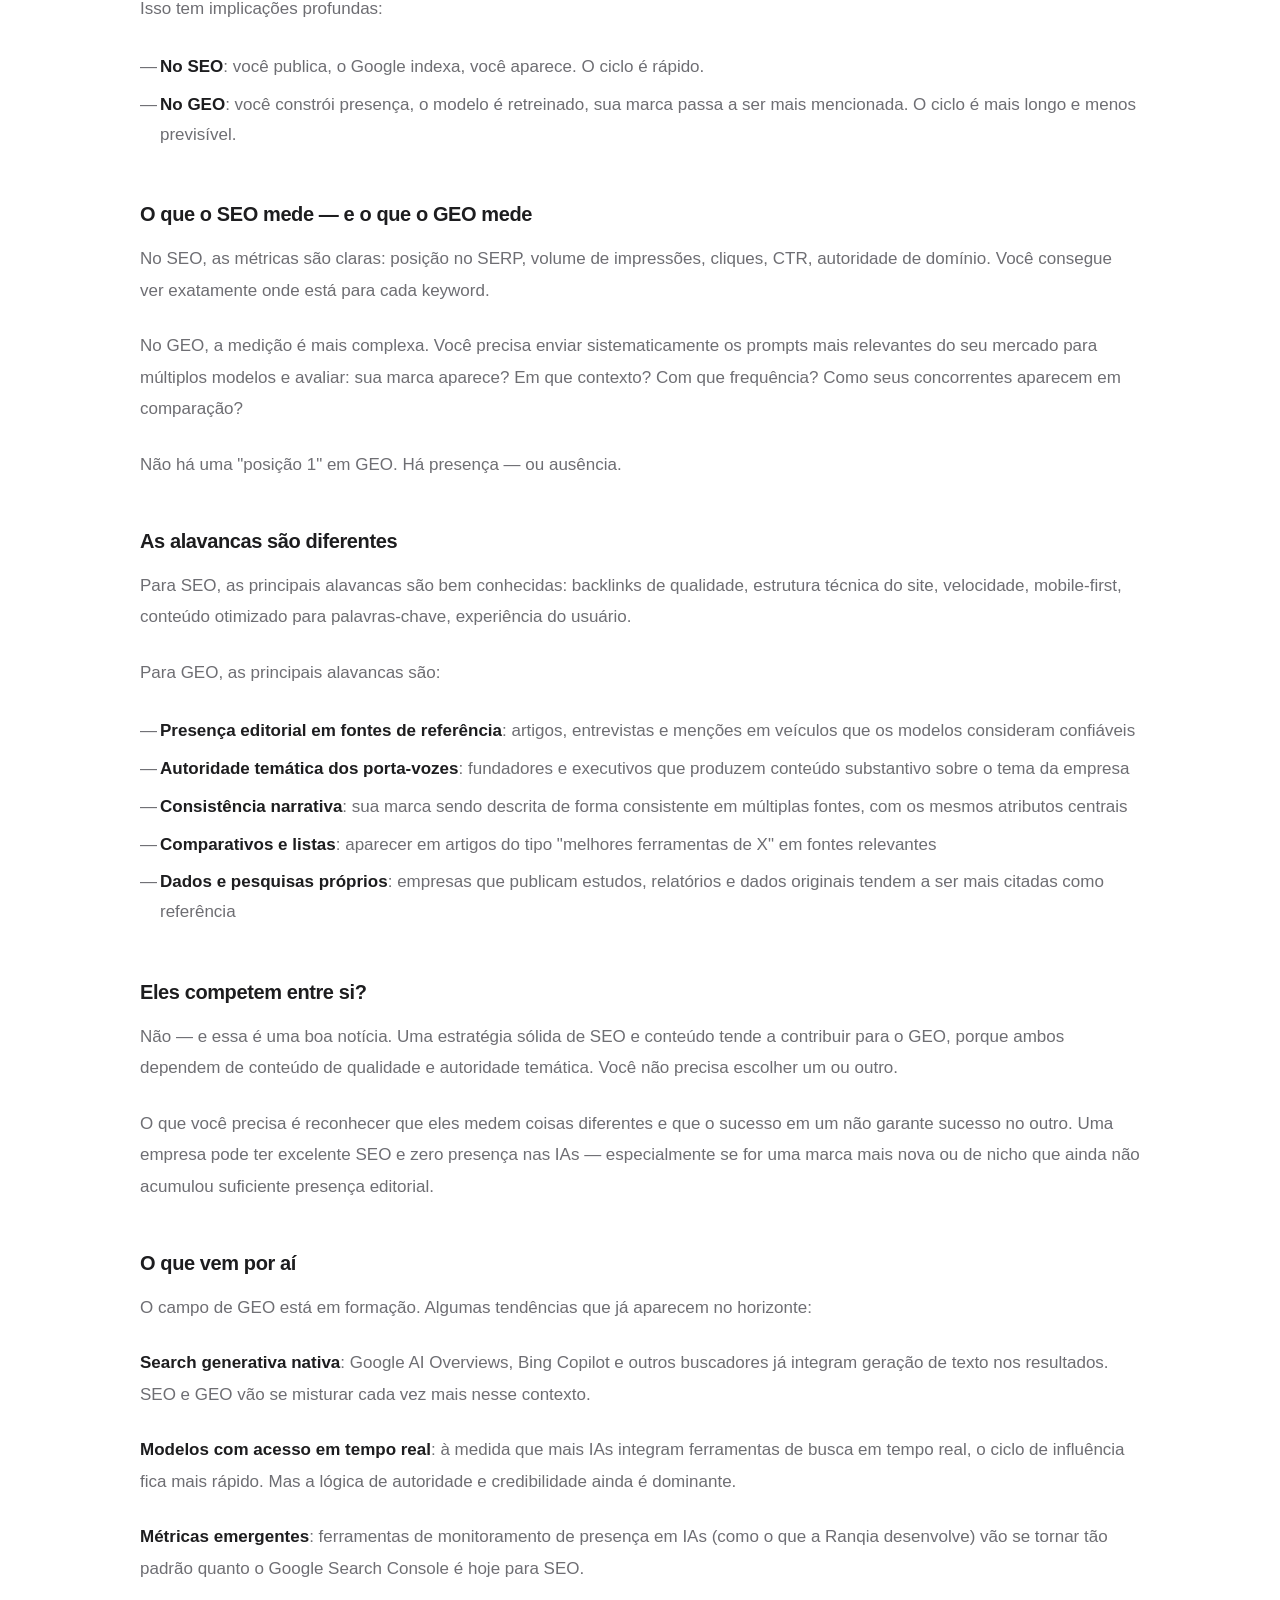
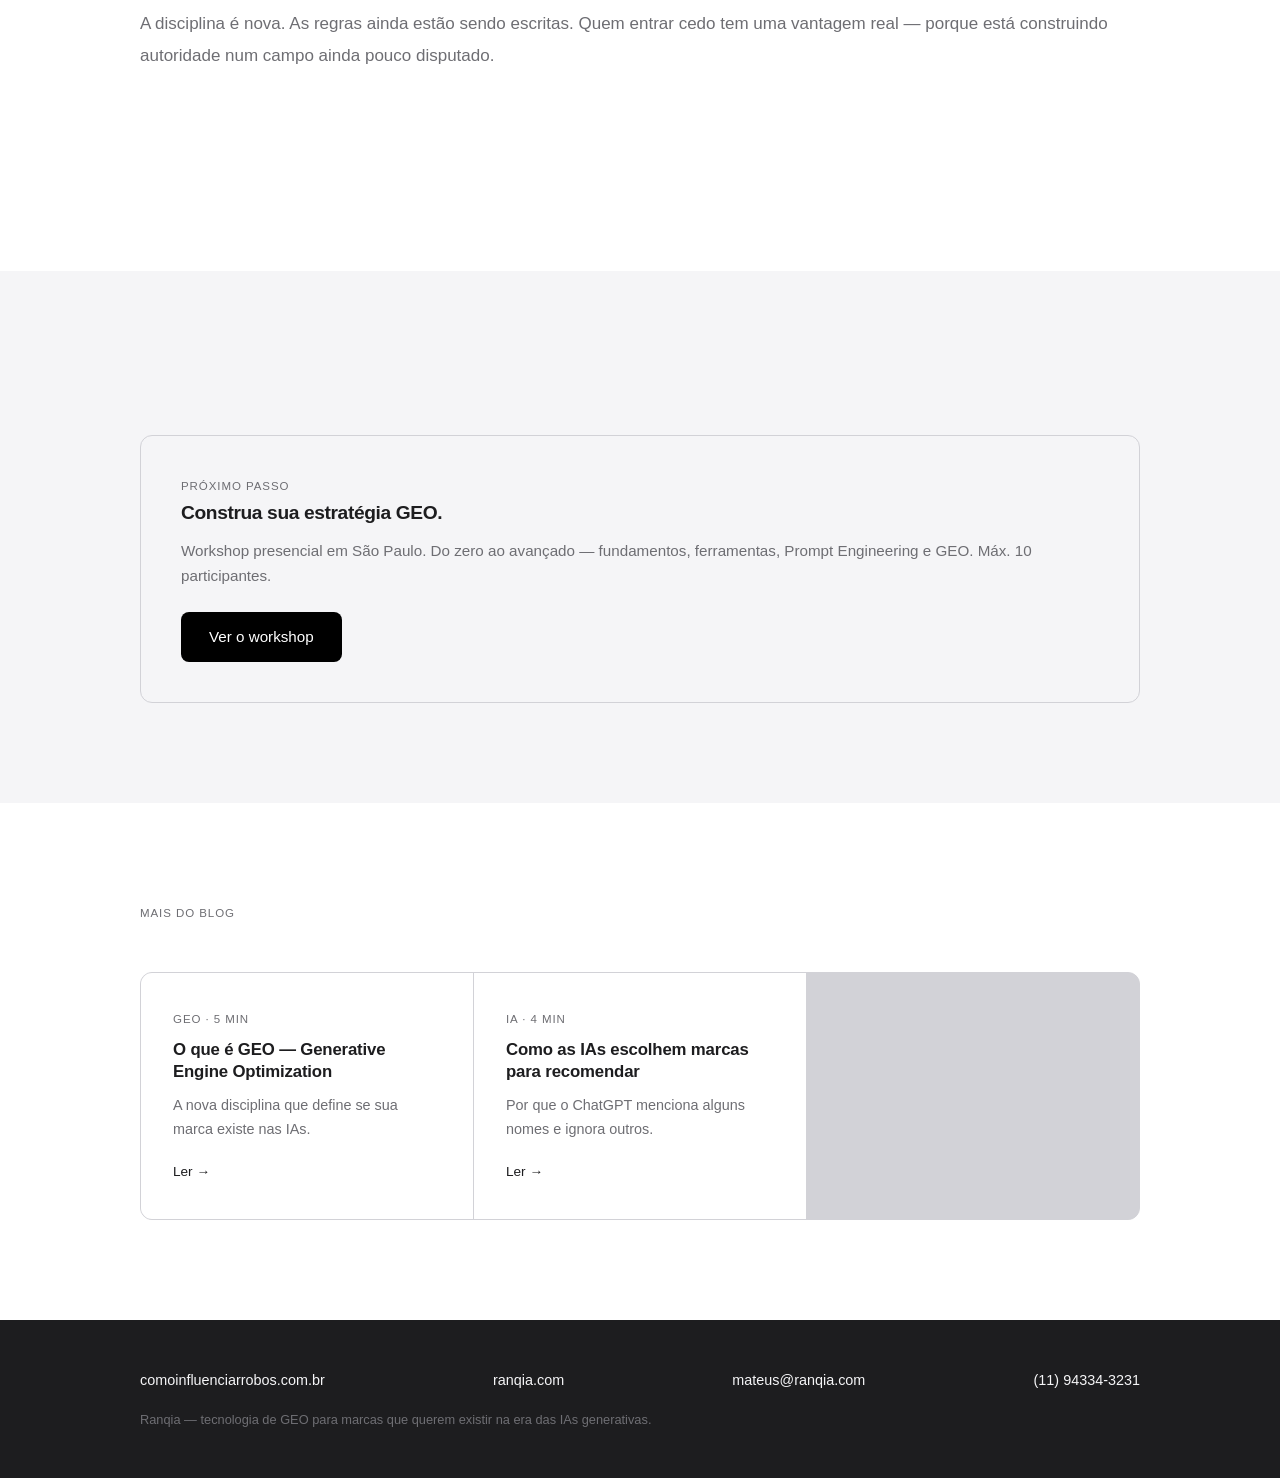
<file: blog/posts/geo-vs-seo.html>
<!DOCTYPE html>
<html lang="pt-BR">
<head>
  <meta charset="UTF-8">
  <meta name="viewport" content="width=device-width, initial-scale=1.0">
  <title>GEO vs SEO — semelhanças, diferenças e o que vem por aí · comoinfluenciarrobos.com.br</title>
  <meta name="description" content="As duas disciplinas coexistem — mas operam por lógicas completamente diferentes. Um guia direto para entender onde cada uma se aplica e como pensar as duas juntas.">
  <meta property="og:title" content="GEO vs SEO — semelhanças, diferenças e o que vem por aí">
  <meta property="og:description" content="As duas disciplinas coexistem — mas operam por lógicas completamente diferentes.">
  <meta property="og:type" content="article">
  <meta property="og:url" content="https://comoinfluenciarrobos.com.br/blog/posts/geo-vs-seo">
  <link rel="stylesheet" href="../../style.css">
</head>
<body>

<!-- ─── HEADER ─────────────────────────────────────────────────────────── -->
<header class="header">
  <div class="container header__inner">
    <a href="/" class="header__brand">
      <span class="brand__name">comoinfluenciarrobos</span><span class="brand__tld">.com.br</span>
    </a>
    <nav class="header__nav">
      <a href="/blog" class="header__nav-link header__nav-link--active">Blog</a>
      <a href="/workshop" class="header__nav-link">Workshop</a>
      <a href="https://wa.me/5511943343231" class="btn btn--header" target="_blank" rel="noopener">Falar com Mateus</a>
    </nav>
  </div>
</header>

<!-- ─── POST HEADER ────────────────────────────────────────────────────── -->
<section class="section section--surface">
  <div class="container">
    <div class="post-header animate-in">
      <a href="/blog" class="post-back">← Blog</a>
      <p class="label" style="margin-top:24px">SEO · 6 min de leitura</p>
      <h1 class="post-title">GEO vs SEO —<br>semelhanças, diferenças<br>e o que vem por aí</h1>
      <p class="post-subtitle">As duas disciplinas coexistem — mas operam por lógicas completamente diferentes.</p>
      <p class="post-meta">Por Mateus Borges · Ranqia</p>
    </div>
  </div>
</section>

<!-- ─── POST BODY ──────────────────────────────────────────────────────── -->
<section class="section">
  <div class="container">
    <div class="post-body animate-in">

      <p>Quando explico o que é GEO para profissionais de marketing, a reação mais comum é: "ah, é tipo SEO para IA." A intuição está correta — mas a execução é bem diferente. E entender essa diferença é o que separa uma estratégia eficaz de uma que vai desperdiçar seu tempo.</p>

      <h2>O que eles têm em comum</h2>

      <p>SEO e GEO compartilham um objetivo central: aumentar a visibilidade da sua marca quando alguém procura algo relevante para o seu negócio. Ambos envolvem entender como um sistema de busca/geração funciona e criar condições para aparecer de forma favorável nesse sistema.</p>

      <p>Também compartilham a lógica de que <strong>conteúdo de qualidade é fundamental</strong>. Conteúdo vago, genérico ou sem profundidade não funciona nem para o Google nem para as IAs generativas. Autoridade temática é valorizada nos dois mundos.</p>

      <h2>Onde tudo muda</h2>

      <p><strong>O mecanismo de funcionamento é radicalmente diferente.</strong></p>

      <p>O Google indexa páginas continuamente. Quando alguém faz uma busca, o algoritmo consulta esse índice em tempo real e ranqueia os resultados. Você pode publicar um artigo hoje e ele pode aparecer nos resultados amanhã.</p>

      <p>Os modelos de linguagem não funcionam assim. Eles são treinados com dados coletados até uma data de corte (cutoff date), e esse treinamento leva meses. Após o lançamento, o modelo responde com base no que aprendeu — sem consultar a internet em tempo real (a menos que tenha ferramentas de busca integradas, como o ChatGPT com modo de busca ativado).</p>

      <p>Isso tem implicações profundas:</p>

      <ul>
        <li><strong>No SEO</strong>: você publica, o Google indexa, você aparece. O ciclo é rápido.</li>
        <li><strong>No GEO</strong>: você constrói presença, o modelo é retreinado, sua marca passa a ser mais mencionada. O ciclo é mais longo e menos previsível.</li>
      </ul>

      <h2>O que o SEO mede — e o que o GEO mede</h2>

      <p>No SEO, as métricas são claras: posição no SERP, volume de impressões, cliques, CTR, autoridade de domínio. Você consegue ver exatamente onde está para cada keyword.</p>

      <p>No GEO, a medição é mais complexa. Você precisa enviar sistematicamente os prompts mais relevantes do seu mercado para múltiplos modelos e avaliar: sua marca aparece? Em que contexto? Com que frequência? Como seus concorrentes aparecem em comparação?</p>

      <p>Não há uma "posição 1" em GEO. Há presença — ou ausência.</p>

      <h2>As alavancas são diferentes</h2>

      <p>Para SEO, as principais alavancas são bem conhecidas: backlinks de qualidade, estrutura técnica do site, velocidade, mobile-first, conteúdo otimizado para palavras-chave, experiência do usuário.</p>

      <p>Para GEO, as principais alavancas são:</p>

      <ul>
        <li><strong>Presença editorial em fontes de referência</strong>: artigos, entrevistas e menções em veículos que os modelos consideram confiáveis</li>
        <li><strong>Autoridade temática dos porta-vozes</strong>: fundadores e executivos que produzem conteúdo substantivo sobre o tema da empresa</li>
        <li><strong>Consistência narrativa</strong>: sua marca sendo descrita de forma consistente em múltiplas fontes, com os mesmos atributos centrais</li>
        <li><strong>Comparativos e listas</strong>: aparecer em artigos do tipo "melhores ferramentas de X" em fontes relevantes</li>
        <li><strong>Dados e pesquisas próprios</strong>: empresas que publicam estudos, relatórios e dados originais tendem a ser mais citadas como referência</li>
      </ul>

      <h2>Eles competem entre si?</h2>

      <p>Não — e essa é uma boa notícia. Uma estratégia sólida de SEO e conteúdo tende a contribuir para o GEO, porque ambos dependem de conteúdo de qualidade e autoridade temática. Você não precisa escolher um ou outro.</p>

      <p>O que você precisa é reconhecer que eles medem coisas diferentes e que o sucesso em um não garante sucesso no outro. Uma empresa pode ter excelente SEO e zero presença nas IAs — especialmente se for uma marca mais nova ou de nicho que ainda não acumulou suficiente presença editorial.</p>

      <h2>O que vem por aí</h2>

      <p>O campo de GEO está em formação. Algumas tendências que já aparecem no horizonte:</p>

      <p><strong>Search generativa nativa</strong>: Google AI Overviews, Bing Copilot e outros buscadores já integram geração de texto nos resultados. SEO e GEO vão se misturar cada vez mais nesse contexto.</p>

      <p><strong>Modelos com acesso em tempo real</strong>: à medida que mais IAs integram ferramentas de busca em tempo real, o ciclo de influência fica mais rápido. Mas a lógica de autoridade e credibilidade ainda é dominante.</p>

      <p><strong>Métricas emergentes</strong>: ferramentas de monitoramento de presença em IAs (como o que a Ranqia desenvolve) vão se tornar tão padrão quanto o Google Search Console é hoje para SEO.</p>

      <p>A disciplina é nova. As regras ainda estão sendo escritas. Quem entrar cedo tem uma vantagem real — porque está construindo autoridade num campo ainda pouco disputado.</p>

    </div>
  </div>
</section>

<!-- ─── POST CTA ────────────────────────────────────────────────────────── -->
<section class="section section--surface">
  <div class="container">
    <div class="post-cta animate-in">
      <p class="label">PRÓXIMO PASSO</p>
      <h2 class="post-cta__title">Construa sua estratégia GEO.</h2>
      <p class="post-cta__text">Workshop presencial em São Paulo. Do zero ao avançado — fundamentos, ferramentas, Prompt Engineering e GEO. Máx. 10 participantes.</p>
      <a href="/workshop" class="btn btn--primary">Ver o workshop</a>
    </div>
  </div>
</section>

<!-- ─── MAIS POSTS ─────────────────────────────────────────────────────── -->
<section class="section">
  <div class="container">
    <p class="label animate-in">MAIS DO BLOG</p>
    <div class="blog__grid animate-in">
      <a href="/blog/posts/o-que-e-geo" class="blog-card">
        <span class="blog-card__tag">GEO · 5 min</span>
        <span class="blog-card__title">O que é GEO — Generative Engine Optimization</span>
        <span class="blog-card__excerpt">A nova disciplina que define se sua marca existe nas IAs.</span>
        <span class="blog-card__read">Ler</span>
      </a>
      <a href="/blog/posts/como-ias-escolhem-marcas" class="blog-card">
        <span class="blog-card__tag">IA · 4 min</span>
        <span class="blog-card__title">Como as IAs escolhem marcas para recomendar</span>
        <span class="blog-card__excerpt">Por que o ChatGPT menciona alguns nomes e ignora outros.</span>
        <span class="blog-card__read">Ler</span>
      </a>
    </div>
  </div>
</section>

<!-- ─── FOOTER ─────────────────────────────────────────────────────────── -->
<footer class="footer">
  <div class="container">
    <div class="footer__top">
      <span>comoinfluenciarrobos.com.br</span>
      <span>ranqia.com</span>
      <span>mateus@ranqia.com</span>
      <span>(11) 94334-3231</span>
    </div>
    <p class="footer__bottom">Ranqia — tecnologia de GEO para marcas que querem existir na era das IAs generativas.</p>
  </div>
</footer>

<script>
(function () {
  var observer = new IntersectionObserver(function (entries) {
    entries.forEach(function (entry) {
      if (entry.isIntersecting) {
        entry.target.classList.add('is-visible');
        observer.unobserve(entry.target);
      }
    });
  }, { threshold: 0.12 });
  document.querySelectorAll('.animate-in').forEach(function (el) { observer.observe(el); });
})();
</script>
</body>
</html>
</file>
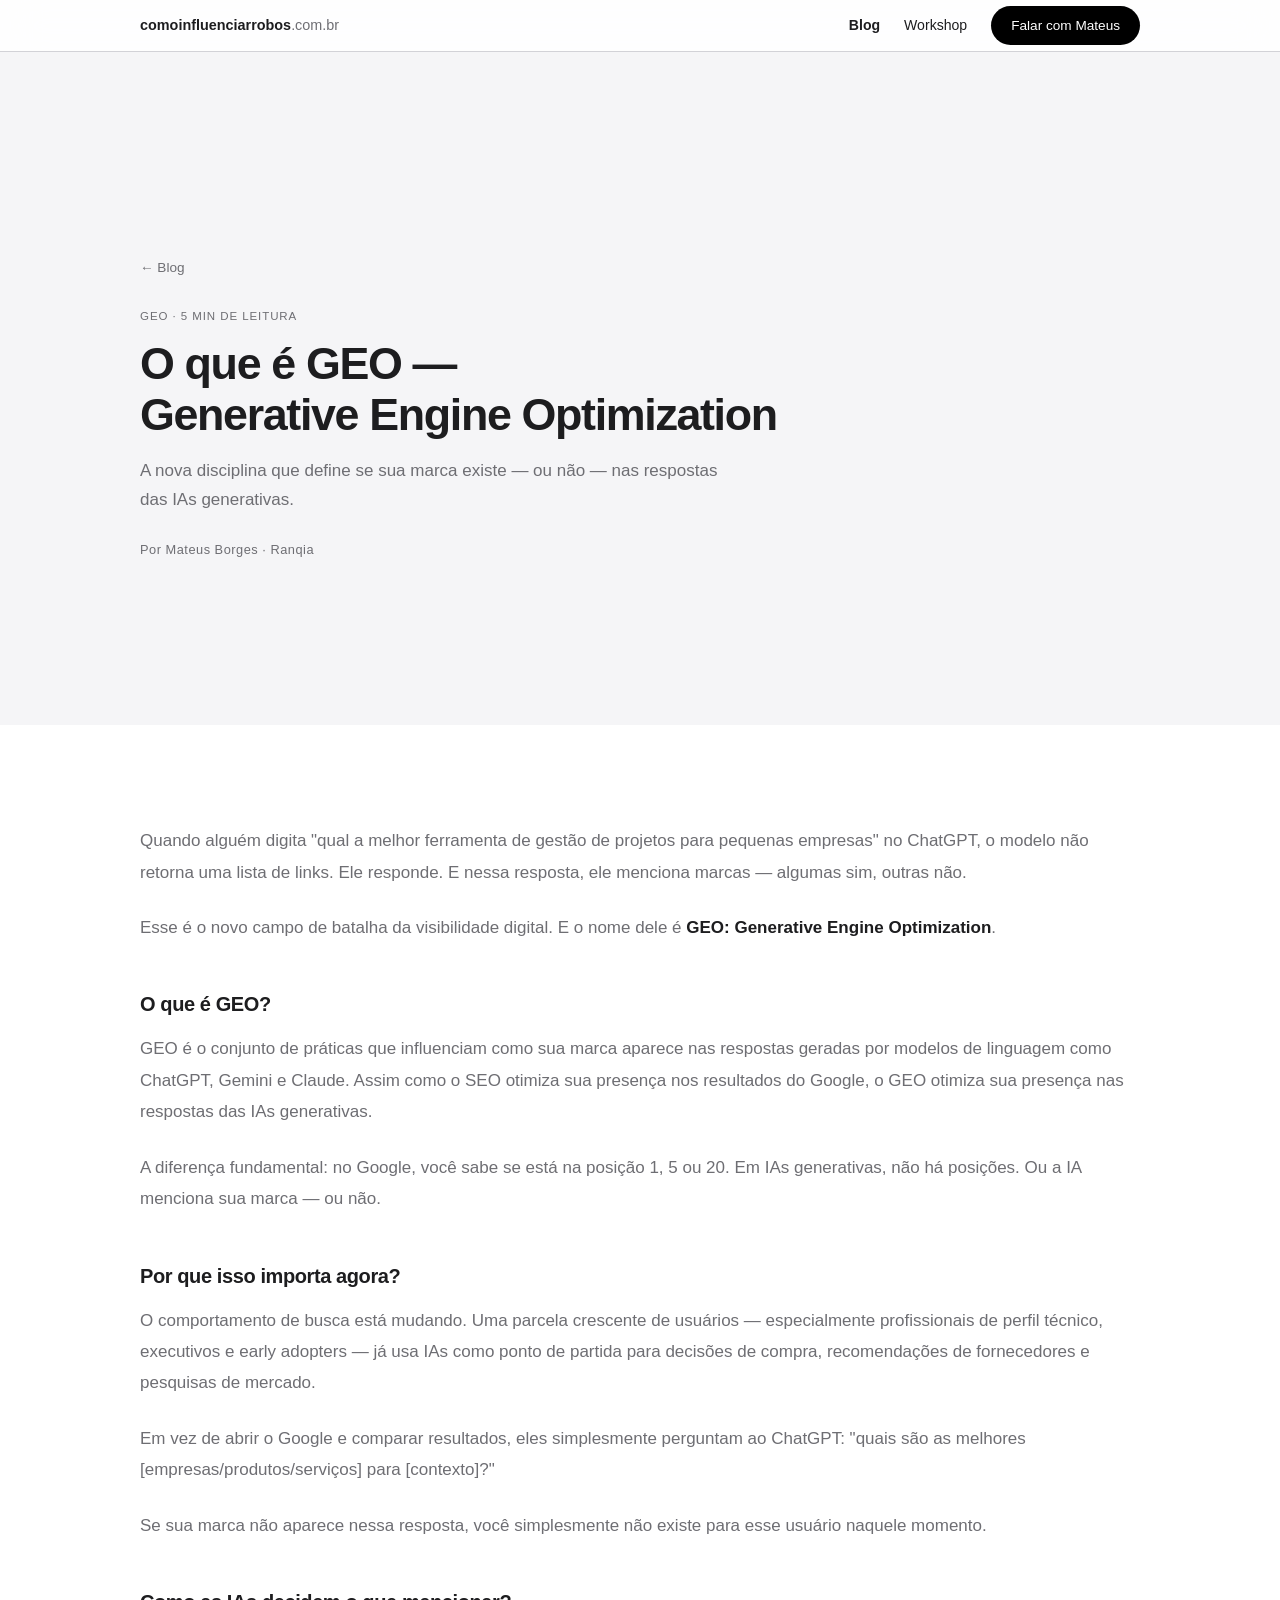
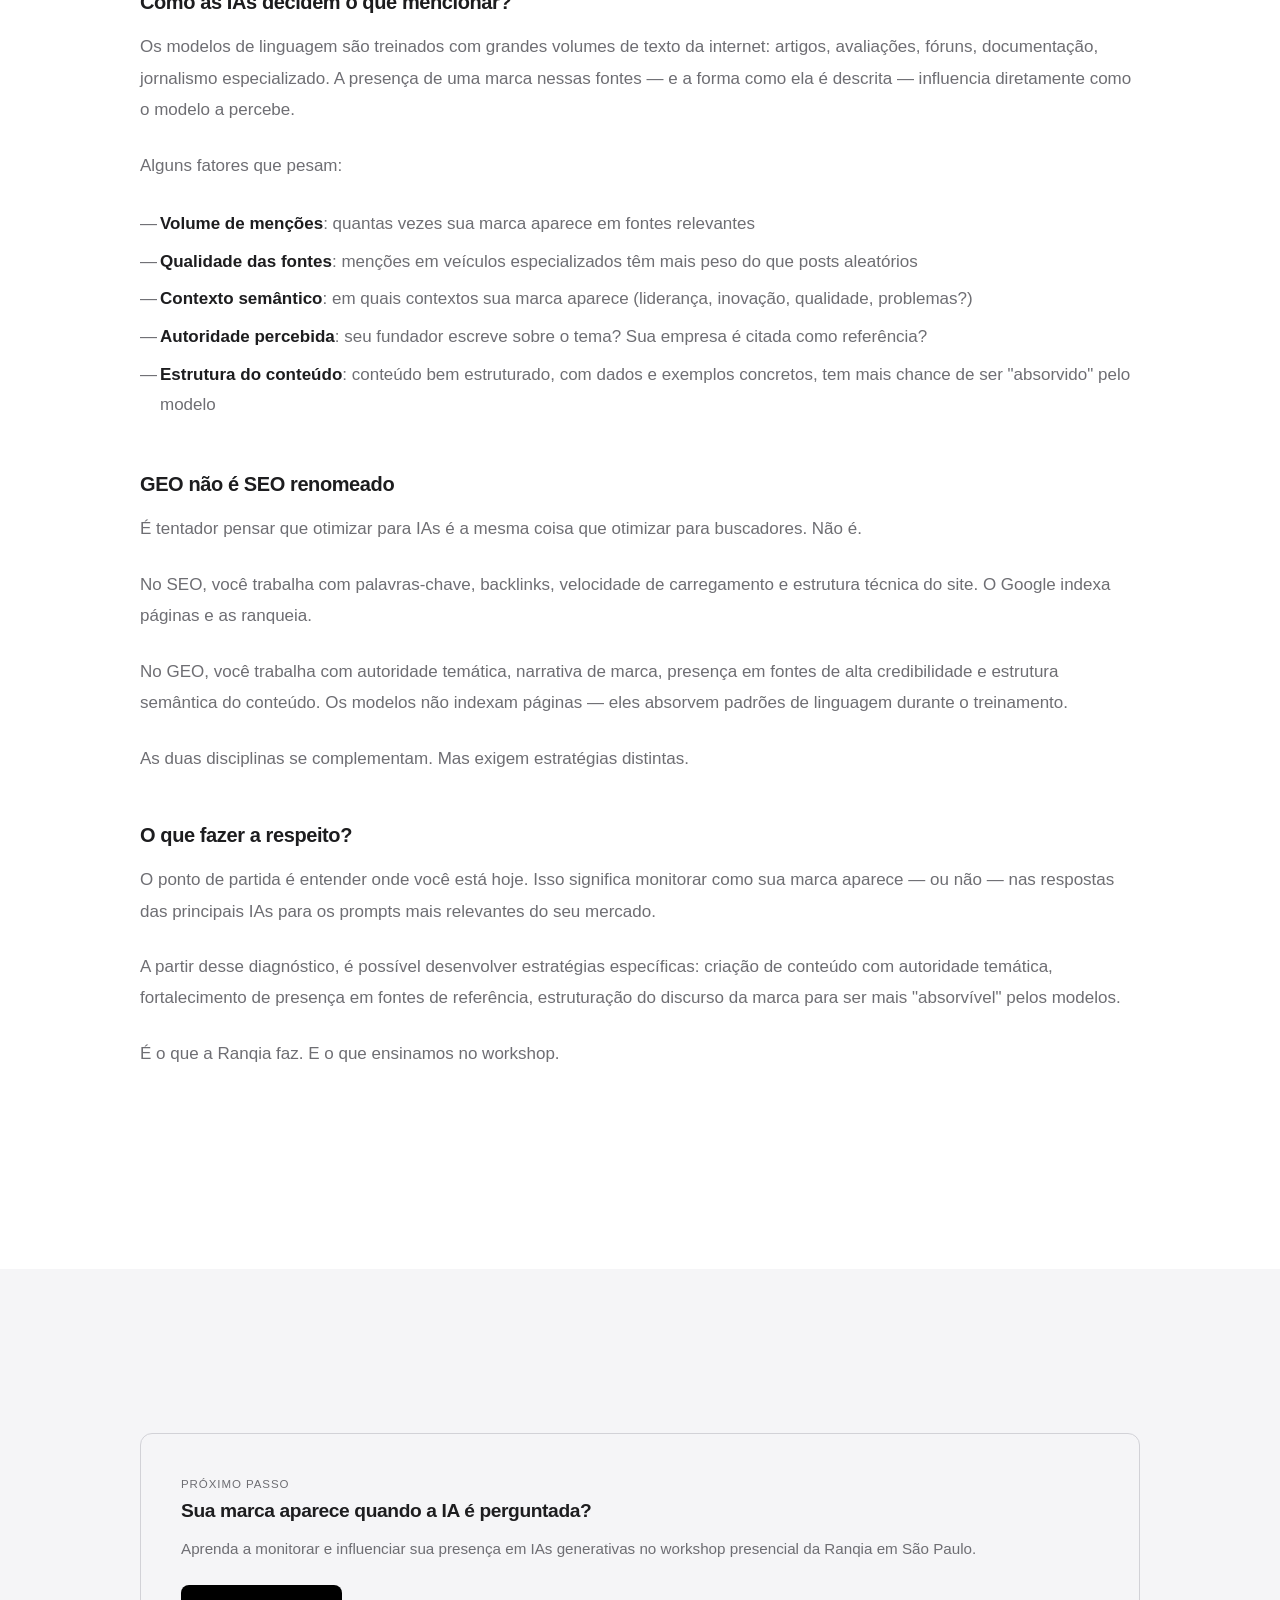
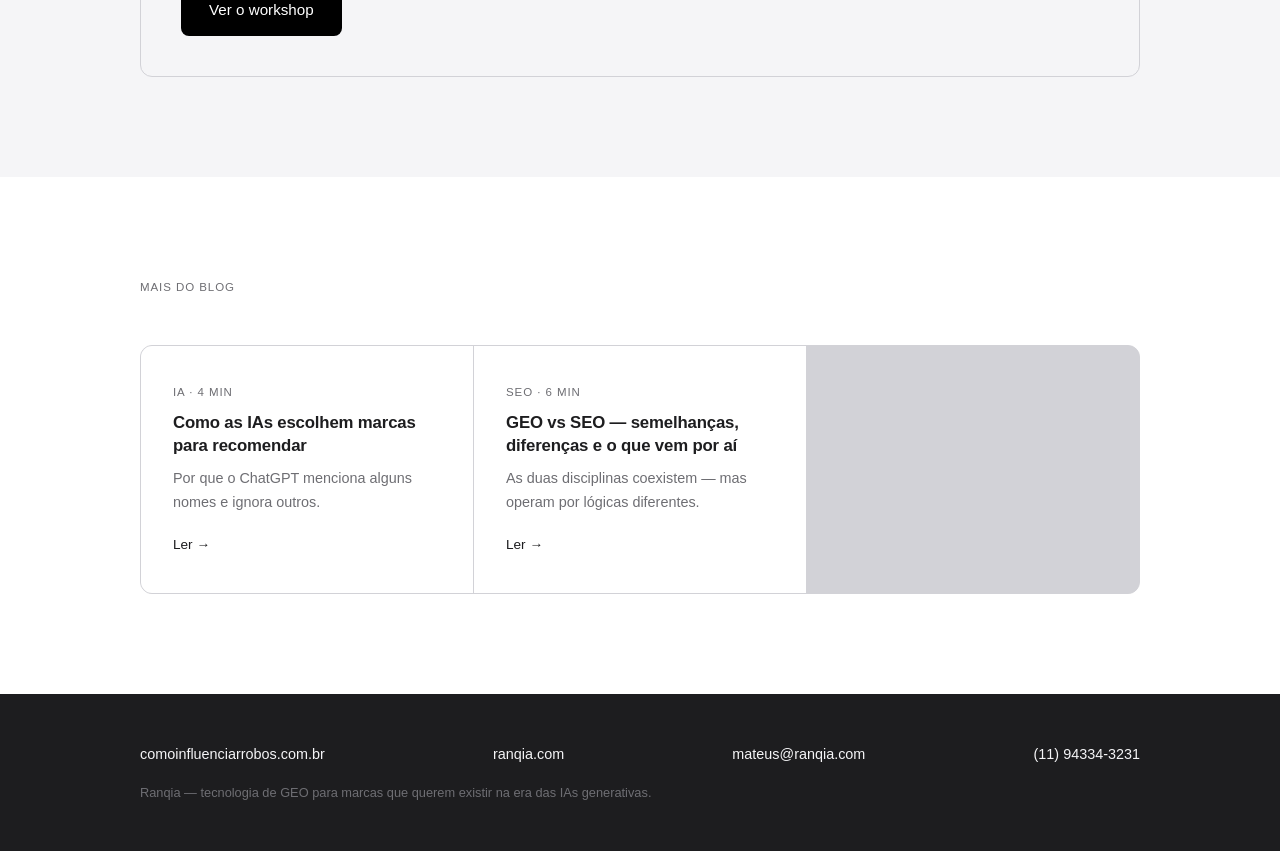
<file: blog/posts/o-que-e-geo.html>
<!DOCTYPE html>
<html lang="pt-BR">
<head>
  <meta charset="UTF-8">
  <meta name="viewport" content="width=device-width, initial-scale=1.0">
  <title>O que é GEO — Generative Engine Optimization · comoinfluenciarrobos.com.br</title>
  <meta name="description" content="A nova disciplina que define se sua marca existe — ou não — nas respostas das IAs generativas. Por que o SEO não é suficiente, e o que fazer a respeito.">
  <meta property="og:title" content="O que é GEO — Generative Engine Optimization">
  <meta property="og:description" content="A nova disciplina que define se sua marca existe — ou não — nas respostas das IAs generativas.">
  <meta property="og:type" content="article">
  <meta property="og:url" content="https://comoinfluenciarrobos.com.br/blog/posts/o-que-e-geo">
  <link rel="stylesheet" href="../../style.css">
</head>
<body>

<!-- ─── HEADER ─────────────────────────────────────────────────────────── -->
<header class="header">
  <div class="container header__inner">
    <a href="/" class="header__brand">
      <span class="brand__name">comoinfluenciarrobos</span><span class="brand__tld">.com.br</span>
    </a>
    <nav class="header__nav">
      <a href="/blog" class="header__nav-link header__nav-link--active">Blog</a>
      <a href="/workshop" class="header__nav-link">Workshop</a>
      <a href="https://wa.me/5511943343231" class="btn btn--header" target="_blank" rel="noopener">Falar com Mateus</a>
    </nav>
  </div>
</header>

<!-- ─── POST HEADER ────────────────────────────────────────────────────── -->
<section class="section section--surface">
  <div class="container">
    <div class="post-header animate-in">
      <a href="/blog" class="post-back">← Blog</a>
      <p class="label" style="margin-top:24px">GEO · 5 min de leitura</p>
      <h1 class="post-title">O que é GEO —<br>Generative Engine Optimization</h1>
      <p class="post-subtitle">A nova disciplina que define se sua marca existe — ou não — nas respostas das IAs generativas.</p>
      <p class="post-meta">Por Mateus Borges · Ranqia</p>
    </div>
  </div>
</section>

<!-- ─── POST BODY ──────────────────────────────────────────────────────── -->
<section class="section">
  <div class="container">
    <div class="post-body animate-in">

      <p>Quando alguém digita "qual a melhor ferramenta de gestão de projetos para pequenas empresas" no ChatGPT, o modelo não retorna uma lista de links. Ele responde. E nessa resposta, ele menciona marcas — algumas sim, outras não.</p>

      <p>Esse é o novo campo de batalha da visibilidade digital. E o nome dele é <strong>GEO: Generative Engine Optimization</strong>.</p>

      <h2>O que é GEO?</h2>

      <p>GEO é o conjunto de práticas que influenciam como sua marca aparece nas respostas geradas por modelos de linguagem como ChatGPT, Gemini e Claude. Assim como o SEO otimiza sua presença nos resultados do Google, o GEO otimiza sua presença nas respostas das IAs generativas.</p>

      <p>A diferença fundamental: no Google, você sabe se está na posição 1, 5 ou 20. Em IAs generativas, não há posições. Ou a IA menciona sua marca — ou não.</p>

      <h2>Por que isso importa agora?</h2>

      <p>O comportamento de busca está mudando. Uma parcela crescente de usuários — especialmente profissionais de perfil técnico, executivos e early adopters — já usa IAs como ponto de partida para decisões de compra, recomendações de fornecedores e pesquisas de mercado.</p>

      <p>Em vez de abrir o Google e comparar resultados, eles simplesmente perguntam ao ChatGPT: "quais são as melhores [empresas/produtos/serviços] para [contexto]?"</p>

      <p>Se sua marca não aparece nessa resposta, você simplesmente não existe para esse usuário naquele momento.</p>

      <h2>Como as IAs decidem o que mencionar?</h2>

      <p>Os modelos de linguagem são treinados com grandes volumes de texto da internet: artigos, avaliações, fóruns, documentação, jornalismo especializado. A presença de uma marca nessas fontes — e a forma como ela é descrita — influencia diretamente como o modelo a percebe.</p>

      <p>Alguns fatores que pesam:</p>

      <ul>
        <li><strong>Volume de menções</strong>: quantas vezes sua marca aparece em fontes relevantes</li>
        <li><strong>Qualidade das fontes</strong>: menções em veículos especializados têm mais peso do que posts aleatórios</li>
        <li><strong>Contexto semântico</strong>: em quais contextos sua marca aparece (liderança, inovação, qualidade, problemas?)</li>
        <li><strong>Autoridade percebida</strong>: seu fundador escreve sobre o tema? Sua empresa é citada como referência?</li>
        <li><strong>Estrutura do conteúdo</strong>: conteúdo bem estruturado, com dados e exemplos concretos, tem mais chance de ser "absorvido" pelo modelo</li>
      </ul>

      <h2>GEO não é SEO renomeado</h2>

      <p>É tentador pensar que otimizar para IAs é a mesma coisa que otimizar para buscadores. Não é.</p>

      <p>No SEO, você trabalha com palavras-chave, backlinks, velocidade de carregamento e estrutura técnica do site. O Google indexa páginas e as ranqueia.</p>

      <p>No GEO, você trabalha com autoridade temática, narrativa de marca, presença em fontes de alta credibilidade e estrutura semântica do conteúdo. Os modelos não indexam páginas — eles absorvem padrões de linguagem durante o treinamento.</p>

      <p>As duas disciplinas se complementam. Mas exigem estratégias distintas.</p>

      <h2>O que fazer a respeito?</h2>

      <p>O ponto de partida é entender onde você está hoje. Isso significa monitorar como sua marca aparece — ou não — nas respostas das principais IAs para os prompts mais relevantes do seu mercado.</p>

      <p>A partir desse diagnóstico, é possível desenvolver estratégias específicas: criação de conteúdo com autoridade temática, fortalecimento de presença em fontes de referência, estruturação do discurso da marca para ser mais "absorvível" pelos modelos.</p>

      <p>É o que a Ranqia faz. E o que ensinamos no workshop.</p>

    </div>
  </div>
</section>

<!-- ─── POST CTA ────────────────────────────────────────────────────────── -->
<section class="section section--surface">
  <div class="container">
    <div class="post-cta animate-in">
      <p class="label">PRÓXIMO PASSO</p>
      <h2 class="post-cta__title">Sua marca aparece quando a IA é perguntada?</h2>
      <p class="post-cta__text">Aprenda a monitorar e influenciar sua presença em IAs generativas no workshop presencial da Ranqia em São Paulo.</p>
      <a href="/workshop" class="btn btn--primary">Ver o workshop</a>
    </div>
  </div>
</section>

<!-- ─── MAIS POSTS ─────────────────────────────────────────────────────── -->
<section class="section">
  <div class="container">
    <p class="label animate-in">MAIS DO BLOG</p>
    <div class="blog__grid animate-in">
      <a href="/blog/posts/como-ias-escolhem-marcas" class="blog-card">
        <span class="blog-card__tag">IA · 4 min</span>
        <span class="blog-card__title">Como as IAs escolhem marcas para recomendar</span>
        <span class="blog-card__excerpt">Por que o ChatGPT menciona alguns nomes e ignora outros.</span>
        <span class="blog-card__read">Ler</span>
      </a>
      <a href="/blog/posts/geo-vs-seo" class="blog-card">
        <span class="blog-card__tag">SEO · 6 min</span>
        <span class="blog-card__title">GEO vs SEO — semelhanças, diferenças e o que vem por aí</span>
        <span class="blog-card__excerpt">As duas disciplinas coexistem — mas operam por lógicas diferentes.</span>
        <span class="blog-card__read">Ler</span>
      </a>
    </div>
  </div>
</section>

<!-- ─── FOOTER ─────────────────────────────────────────────────────────── -->
<footer class="footer">
  <div class="container">
    <div class="footer__top">
      <span>comoinfluenciarrobos.com.br</span>
      <span>ranqia.com</span>
      <span>mateus@ranqia.com</span>
      <span>(11) 94334-3231</span>
    </div>
    <p class="footer__bottom">Ranqia — tecnologia de GEO para marcas que querem existir na era das IAs generativas.</p>
  </div>
</footer>

<script>
(function () {
  var observer = new IntersectionObserver(function (entries) {
    entries.forEach(function (entry) {
      if (entry.isIntersecting) {
        entry.target.classList.add('is-visible');
        observer.unobserve(entry.target);
      }
    });
  }, { threshold: 0.12 });
  document.querySelectorAll('.animate-in').forEach(function (el) { observer.observe(el); });
})();
</script>
</body>
</html>
</file>
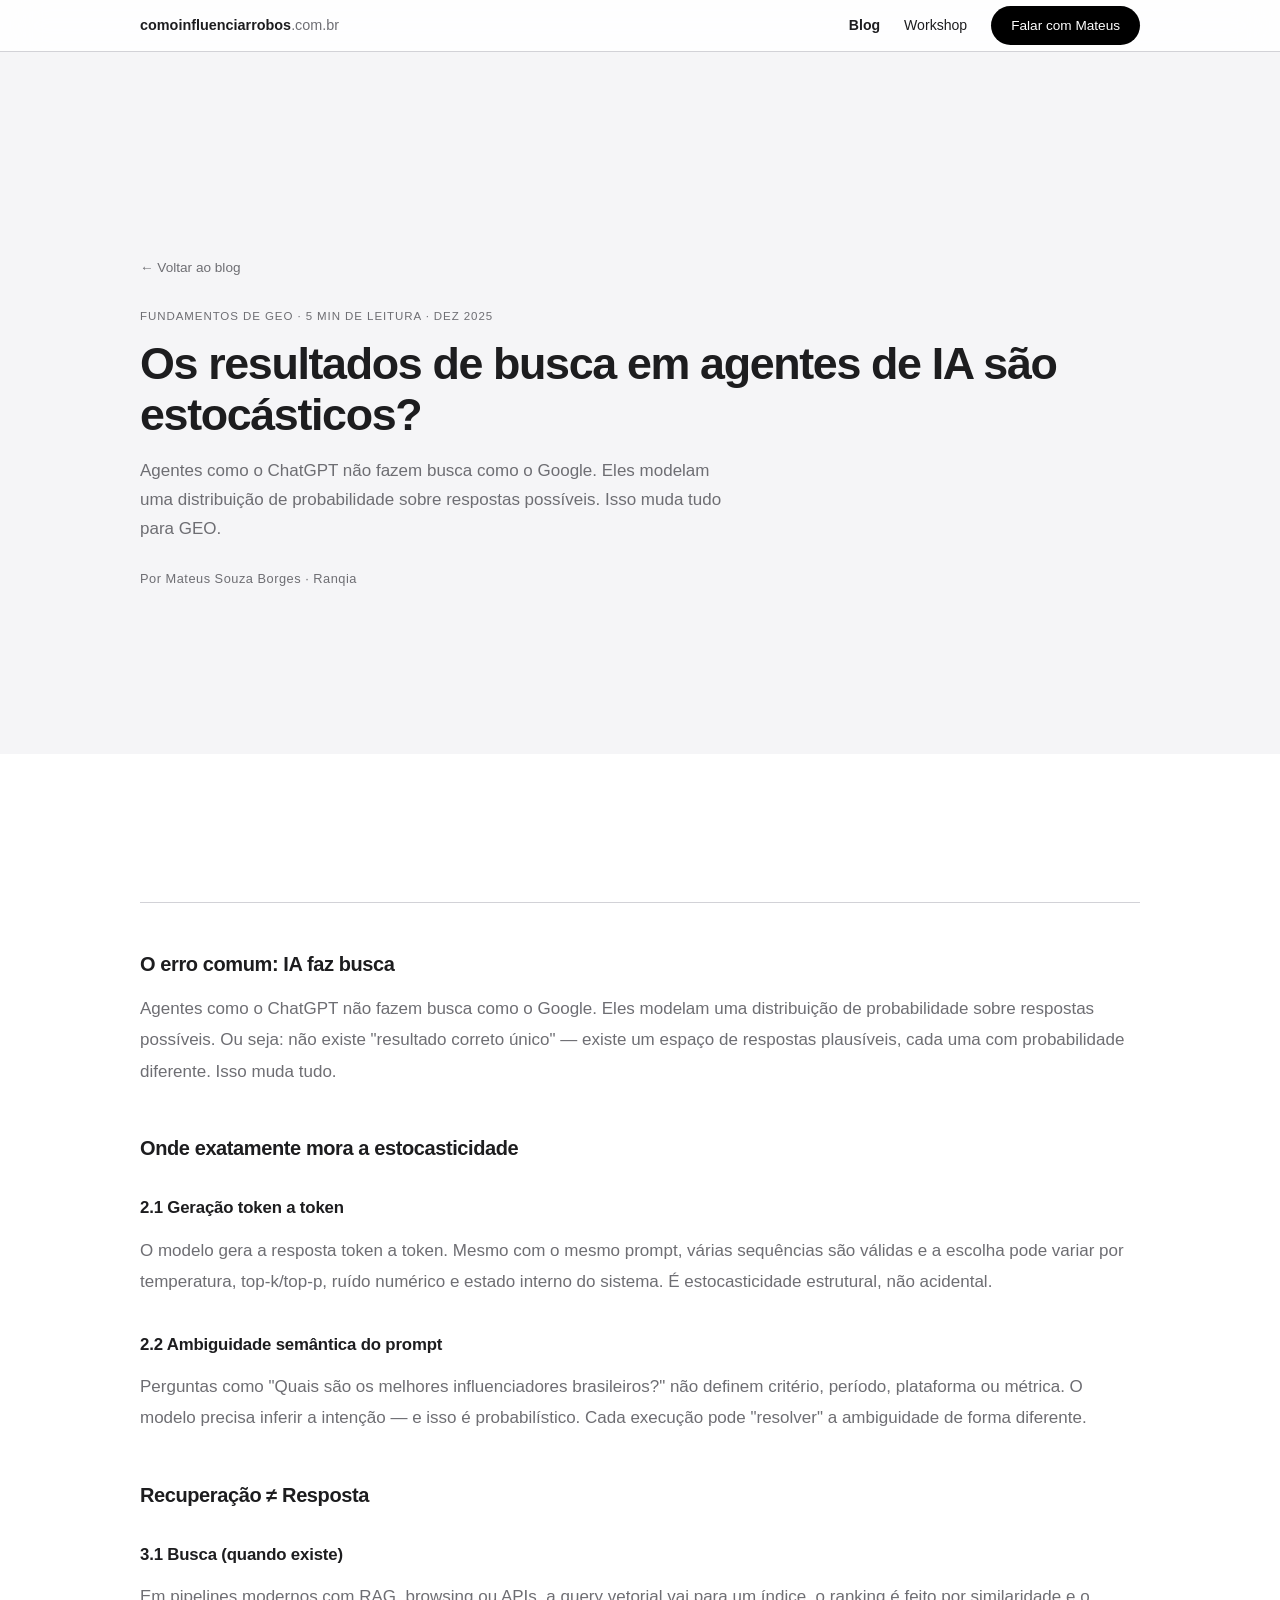
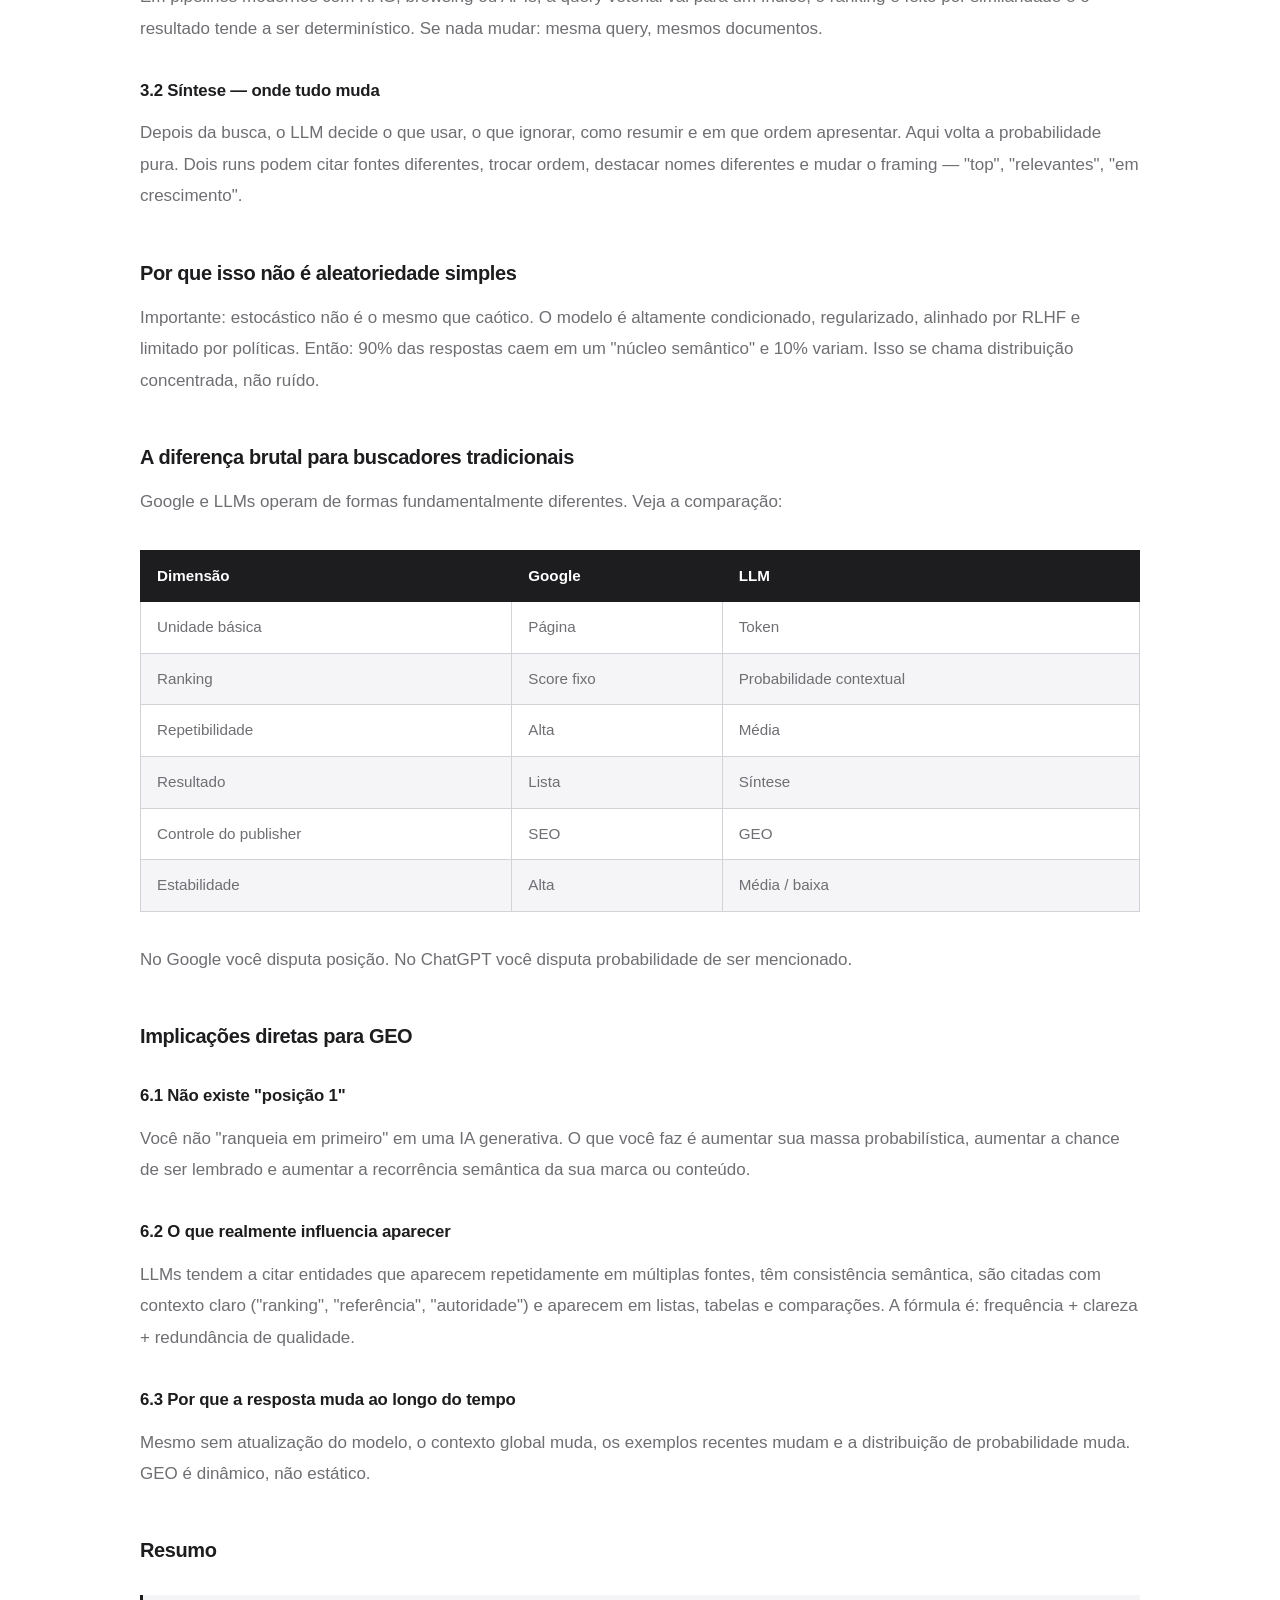
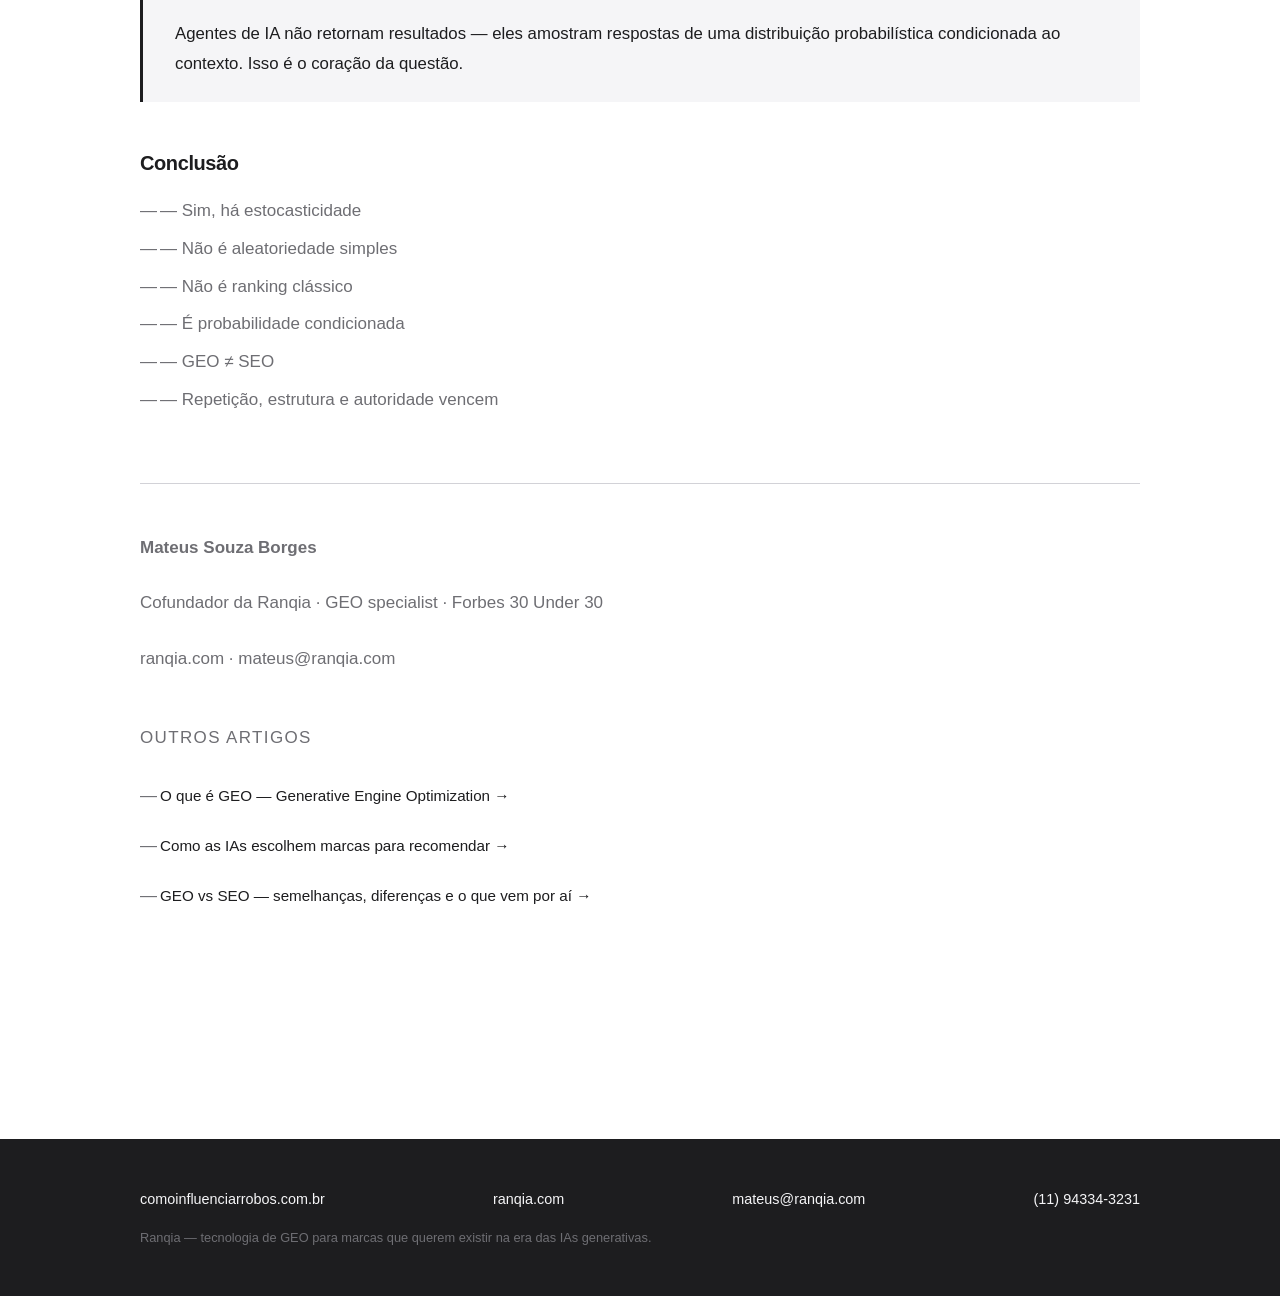
<file: blog/posts/resultados-ia-sao-estocasticos.html>
<!DOCTYPE html>
<html lang="pt-BR">
<head>
  <meta charset="UTF-8">
  <meta name="viewport" content="width=device-width, initial-scale=1.0">
  <title>Os resultados de busca em agentes de IA são estocásticos? · comoinfluenciarrobos.com.br</title>
  <meta name="description" content="Agentes como o ChatGPT não fazem busca como o Google. Eles modelam uma distribuição de probabilidade sobre respostas possíveis. Isso muda tudo para GEO.">
  <meta property="og:title" content="Os resultados de busca em agentes de IA são estocásticos?">
  <meta property="og:description" content="Agentes como o ChatGPT não fazem busca como o Google. Eles modelam uma distribuição de probabilidade sobre respostas possíveis. Isso muda tudo para GEO.">
  <meta property="og:type" content="article">
  <meta property="og:url" content="https://comoinfluenciarrobos.com.br/blog/posts/resultados-ia-sao-estocasticos">
  <link rel="stylesheet" href="../../style.css">
</head>
<body>

<!-- ─── HEADER ─────────────────────────────────────────────────────────── -->
<header class="header">
  <div class="container header__inner">
    <a href="/" class="header__brand">
      <span class="brand__name">comoinfluenciarrobos</span><span class="brand__tld">.com.br</span>
    </a>
    <nav class="header__nav">
      <a href="/blog" class="header__nav-link header__nav-link--active">Blog</a>
      <a href="/workshop" class="header__nav-link">Workshop</a>
      <a href="https://wa.me/5511943343231" class="btn btn--header" target="_blank" rel="noopener">Falar com Mateus</a>
    </nav>
  </div>
</header>

<!-- ─── POST HEADER ────────────────────────────────────────────────────── -->
<section class="section section--surface">
  <div class="container">
    <div class="post-header animate-in">
      <a href="../" class="post-back">← Voltar ao blog</a>
      <p class="label" style="margin-top:24px">FUNDAMENTOS DE GEO · 5 min de leitura · Dez 2025</p>
      <h1 class="post-title">Os resultados de busca em agentes de IA são estocásticos?</h1>
      <p class="post-subtitle">Agentes como o ChatGPT não fazem busca como o Google. Eles modelam uma distribuição de probabilidade sobre respostas possíveis. Isso muda tudo para GEO.</p>
      <p class="post-meta">Por Mateus Souza Borges · Ranqia</p>
    </div>
  </div>
</section>

<!-- ─── POST BODY ──────────────────────────────────────────────────────── -->
<section class="section">
  <div class="container">
    <div class="post-body animate-in">

      <hr>

      <h2>O erro comum: IA faz busca</h2>

      <p>Agentes como o ChatGPT não fazem busca como o Google. Eles modelam uma distribuição de probabilidade sobre respostas possíveis. Ou seja: não existe "resultado correto único" — existe um espaço de respostas plausíveis, cada uma com probabilidade diferente. Isso muda tudo.</p>

      <h2>Onde exatamente mora a estocasticidade</h2>

      <h3>2.1 Geração token a token</h3>

      <p>O modelo gera a resposta token a token. Mesmo com o mesmo prompt, várias sequências são válidas e a escolha pode variar por temperatura, top-k/top-p, ruído numérico e estado interno do sistema. É estocasticidade estrutural, não acidental.</p>

      <h3>2.2 Ambiguidade semântica do prompt</h3>

      <p>Perguntas como "Quais são os melhores influenciadores brasileiros?" não definem critério, período, plataforma ou métrica. O modelo precisa inferir a intenção — e isso é probabilístico. Cada execução pode "resolver" a ambiguidade de forma diferente.</p>

      <h2>Recuperação ≠ Resposta</h2>

      <h3>3.1 Busca (quando existe)</h3>

      <p>Em pipelines modernos com RAG, browsing ou APIs, a query vetorial vai para um índice, o ranking é feito por similaridade e o resultado tende a ser determinístico. Se nada mudar: mesma query, mesmos documentos.</p>

      <h3>3.2 Síntese — onde tudo muda</h3>

      <p>Depois da busca, o LLM decide o que usar, o que ignorar, como resumir e em que ordem apresentar. Aqui volta a probabilidade pura. Dois runs podem citar fontes diferentes, trocar ordem, destacar nomes diferentes e mudar o framing — "top", "relevantes", "em crescimento".</p>

      <h2>Por que isso não é aleatoriedade simples</h2>

      <p>Importante: estocástico não é o mesmo que caótico. O modelo é altamente condicionado, regularizado, alinhado por RLHF e limitado por políticas. Então: 90% das respostas caem em um "núcleo semântico" e 10% variam. Isso se chama distribuição concentrada, não ruído.</p>

      <h2>A diferença brutal para buscadores tradicionais</h2>

      <p>Google e LLMs operam de formas fundamentalmente diferentes. Veja a comparação:</p>

      <div class="post-table-wrapper">
        <table class="post-table">
          <thead>
            <tr>
              <th>Dimensão</th>
              <th>Google</th>
              <th>LLM</th>
            </tr>
          </thead>
          <tbody>
            <tr>
              <td>Unidade básica</td>
              <td>Página</td>
              <td>Token</td>
            </tr>
            <tr>
              <td>Ranking</td>
              <td>Score fixo</td>
              <td>Probabilidade contextual</td>
            </tr>
            <tr>
              <td>Repetibilidade</td>
              <td>Alta</td>
              <td>Média</td>
            </tr>
            <tr>
              <td>Resultado</td>
              <td>Lista</td>
              <td>Síntese</td>
            </tr>
            <tr>
              <td>Controle do publisher</td>
              <td>SEO</td>
              <td>GEO</td>
            </tr>
            <tr>
              <td>Estabilidade</td>
              <td>Alta</td>
              <td>Média / baixa</td>
            </tr>
          </tbody>
        </table>
      </div>

      <p>No Google você disputa posição. No ChatGPT você disputa probabilidade de ser mencionado.</p>

      <h2>Implicações diretas para GEO</h2>

      <h3>6.1 Não existe "posição 1"</h3>

      <p>Você não "ranqueia em primeiro" em uma IA generativa. O que você faz é aumentar sua massa probabilística, aumentar a chance de ser lembrado e aumentar a recorrência semântica da sua marca ou conteúdo.</p>

      <h3>6.2 O que realmente influencia aparecer</h3>

      <p>LLMs tendem a citar entidades que aparecem repetidamente em múltiplas fontes, têm consistência semântica, são citadas com contexto claro ("ranking", "referência", "autoridade") e aparecem em listas, tabelas e comparações. A fórmula é: frequência + clareza + redundância de qualidade.</p>

      <h3>6.3 Por que a resposta muda ao longo do tempo</h3>

      <p>Mesmo sem atualização do modelo, o contexto global muda, os exemplos recentes mudam e a distribuição de probabilidade muda. GEO é dinâmico, não estático.</p>

      <h2>Resumo</h2>

      <blockquote class="post-highlight">
        Agentes de IA não retornam resultados — eles amostram respostas de uma distribuição probabilística condicionada ao contexto. Isso é o coração da questão.
      </blockquote>

      <h2>Conclusão</h2>

      <ul>
        <li>— Sim, há estocasticidade</li>
        <li>— Não é aleatoriedade simples</li>
        <li>— Não é ranking clássico</li>
        <li>— É probabilidade condicionada</li>
        <li>— GEO ≠ SEO</li>
        <li>— Repetição, estrutura e autoridade vencem</li>
      </ul>

      <hr style="margin-top:64px">

      <!-- ─── AUTOR ──────────────────────────────────────────────────── -->
      <div class="post-author">
        <p class="post-author__name">Mateus Souza Borges</p>
        <p class="post-author__bio">Cofundador da Ranqia · GEO specialist · Forbes 30 Under 30</p>
        <p class="post-author__contact">ranqia.com · mateus@ranqia.com</p>
      </div>

      <!-- ─── CONTINUAR LENDO ────────────────────────────────────────── -->
      <div class="post-more">
        <p class="label">OUTROS ARTIGOS</p>
        <ul class="post-more__list">
          <li><a href="/blog/posts/o-que-e-geo" class="post-more__link">O que é GEO — Generative Engine Optimization →</a></li>
          <li><a href="/blog/posts/como-ias-escolhem-marcas" class="post-more__link">Como as IAs escolhem marcas para recomendar →</a></li>
          <li><a href="/blog/posts/geo-vs-seo" class="post-more__link">GEO vs SEO — semelhanças, diferenças e o que vem por aí →</a></li>
        </ul>
      </div>

    </div>
  </div>
</section>

<!-- ─── FOOTER ─────────────────────────────────────────────────────────── -->
<footer class="footer">
  <div class="container">
    <div class="footer__top">
      <span>comoinfluenciarrobos.com.br</span>
      <span>ranqia.com</span>
      <span>mateus@ranqia.com</span>
      <span>(11) 94334-3231</span>
    </div>
    <p class="footer__bottom">Ranqia — tecnologia de GEO para marcas que querem existir na era das IAs generativas.</p>
  </div>
</footer>

<script>
(function () {
  var observer = new IntersectionObserver(function (entries) {
    entries.forEach(function (entry) {
      if (entry.isIntersecting) {
        entry.target.classList.add('is-visible');
        observer.unobserve(entry.target);
      }
    });
  }, { threshold: 0.12 });
  document.querySelectorAll('.animate-in').forEach(function (el) { observer.observe(el); });
})();
</script>
</body>
</html>
</file>
<file: style.css>
/* ─────────────────────────────────────────────────────────────────────────
   Workshop em IA · Ranqia — style.css
   Paleta: preto / branco / cinza. Sem gradientes. Sem Google Fonts.
   ───────────────────────────────────────────────────────────────────────── */

/* ── Variáveis ─────────────────────────────────────────────────────────── */
:root {
  --bg:          #ffffff;
  --surface:     #f5f5f7;
  --border:      #d2d2d7;
  --text:        #1d1d1f;
  --muted:       #6e6e73;
  --accent:      #000000;
  --dark-bg:     #1d1d1f;
  --dark-text:   #f5f5f7;
  --error:       #FF3B30;
}

/* ── Reset ─────────────────────────────────────────────────────────────── */
*, *::before, *::after { box-sizing: border-box; margin: 0; padding: 0; }
html {
  scroll-behavior: smooth;
  overflow-x: hidden;
  max-width: 100%;
}
body {
  font-family: "Helvetica Neue", Helvetica, Arial, sans-serif;
  font-size: 1.0625rem;
  line-height: 1.75;
  color: var(--text);
  background: var(--bg);
  -webkit-font-smoothing: antialiased;
  overflow-x: hidden;
  max-width: 100%;
}
a    { color: inherit; text-decoration: none; }
ul   { list-style: none; }
img, svg { max-width: 100%; display: block; }
button, input, textarea, select { font-family: inherit; }

/* ── Containers ────────────────────────────────────────────────────────── */
.container {
  max-width: 1080px;
  margin: 0 auto;
  padding: 0 40px;
}
.container--narrow { max-width: 720px; }

/* ── Labels & utilidades tipográficas ─────────────────────────────────── */
.label {
  font-size: 0.72rem;
  font-weight: 500;
  letter-spacing: 0.08em;
  text-transform: uppercase;
  color: var(--muted);
  display: block;
}
.label--muted { color: #6e6e73; }

.section__title {
  font-size: clamp(1.8rem, 4vw, 2.6rem);
  font-weight: 700;
  letter-spacing: -0.03em;
  line-height: 1.15;
  margin-top: 12px;
}
.section__subtitle {
  color: var(--muted);
  margin-top: 16px;
}

/* ── Divisor ───────────────────────────────────────────────────────────── */
.divider {
  border: none;
  border-top: 1px solid var(--border);
  margin: 32px 0;
}

/* ── Animações de entrada ──────────────────────────────────────────────── */
.animate-in {
  opacity: 0;
  transform: translateY(16px);
  transition: opacity 0.5s ease, transform 0.5s ease;
}
.animate-in.is-visible {
  opacity: 1;
  transform: translateY(0);
}

/* ── Seções ────────────────────────────────────────────────────────────── */
.section          { padding: 100px 0; overflow-x: hidden; }
.section--surface { background: var(--surface); }
.section--dark    { background: var(--dark-bg); }

/* ─────────────────────────────────────────────────────────────────────────
   HEADER
   ───────────────────────────────────────────────────────────────────────── */
.header {
  position: fixed;
  top: 0; left: 0; right: 0;
  width: 100%;
  box-sizing: border-box;
  height: 52px;
  background: rgba(255, 255, 255, 0.88);
  backdrop-filter: blur(20px);
  -webkit-backdrop-filter: blur(20px);
  border-bottom: 1px solid var(--border);
  z-index: 100;
}
.header__inner {
  display: flex;
  align-items: center;
  justify-content: space-between;
  height: 100%;
}
.header__brand    { display: flex; align-items: center; font-size: 0.95rem; }
.header__workshop { font-weight: 600; }
.header__sep      { color: var(--muted); margin: 0 2px; }
.header__ranqia   { font-weight: 400; }

/* ── Botões ────────────────────────────────────────────────────────────── */
.btn {
  display: inline-flex;
  align-items: center;
  justify-content: center;
  padding: 12px 28px;
  border-radius: 8px;
  font-size: 0.95rem;
  font-weight: 500;
  border: none;
  cursor: pointer;
  transition: background 0.15s, color 0.15s, border-color 0.15s;
}
.btn--header {
  padding: 8px 20px;
  border-radius: 980px;
  font-size: 0.85rem;
  background: #000;
  color: #fff;
}
.btn--header:hover { background: #222; }

.btn--primary { background: #000; color: #fff; }
.btn--primary:hover { background: #222; }

.btn--outline { background: transparent; color: #000; border: 1px solid #000; }
.btn--outline:hover { background: var(--surface); }

.btn--submit {
  width: 100%;
  height: 52px;
  background: #000;
  color: #fff;
  border-radius: 8px;
  font-size: 1rem;
  margin-top: 32px;
  border: none;
}
.btn--submit:hover:not(:disabled) { background: #222; }
.btn--submit:disabled { opacity: 0.5; cursor: not-allowed; }

.btn--add-amigo {
  margin-top: 12px;
  padding: 8px 20px;
  font-size: 0.85rem;
  background: transparent;
  color: #000;
  border: 1px solid var(--border);
  border-radius: 6px;
  cursor: pointer;
}
.btn--add-amigo:hover { border-color: #000; }

/* ─────────────────────────────────────────────────────────────────────────
   SEÇÃO 1 — ABERTURA
   ───────────────────────────────────────────────────────────────────────── */
.section--abertura { padding-top: 152px; /* 52px header + 100px */ }

.abertura__grid {
  display: grid;
  grid-template-columns: 60% 40%;
  gap: 60px;
  align-items: start;
}
.abertura__logo {
  width: 80px;
  height: 80px;
  object-fit: contain;
  filter: brightness(0);
  margin-bottom: 24px;
  display: block;
}
.abertura__title {
  font-size: clamp(2.8rem, 6vw, 4.5rem);
  font-weight: 700;
  letter-spacing: -0.03em;
  line-height: 1.08;
  margin-top: 12px;
}
.abertura__body {
  color: var(--muted);
  line-height: 1.85;
  margin-top: 20px;
}
.abertura__body:first-of-type { margin-top: 0; }
.abertura__actions {
  display: flex;
  gap: 16px;
  margin-top: 40px;
  flex-wrap: wrap;
}

/* Datas no hero */
.abertura__dates {
  position: sticky;
  top: 80px;
}
.abertura__dates > .label { margin-bottom: 16px; display: block; }
.dates-grid {
  display: grid;
  grid-template-columns: 1fr 1fr;
  gap: 10px;
}
.date-tile {
  background: var(--surface);
  border: 1px solid var(--border);
  border-radius: 10px;
  padding: 14px 16px;
}
.date-tile__day  { font-size: 0.88rem; font-weight: 600; color: var(--text); }
.date-tile__time { font-size: 0.78rem; color: var(--muted); margin-top: 3px; }
.dates-meta {
  margin-top: 16px;
  display: flex;
  flex-direction: column;
  gap: 12px;
}
.dates-meta > p { font-size: 0.85rem; color: var(--muted); }

/* Ficha do evento */
.event-card {
  background: var(--surface);
  border: 1px solid var(--border);
  border-radius: 12px;
  padding: 32px;
}
.event-card__block {
  padding: 20px 0;
  border-bottom: 1px solid var(--border);
}
.event-card__block--last {
  border-bottom: none;
  padding-bottom: 0;
}
.event-card__value {
  font-size: 1.1rem;
  font-weight: 600;
  color: var(--text);
  margin-top: 6px;
}
.event-card__detail {
  color: var(--muted);
  font-size: 0.9rem;
  margin-top: 4px;
  line-height: 1.5;
}

/* ─────────────────────────────────────────────────────────────────────────
   SEÇÃO 2 — MÉTRICAS
   ───────────────────────────────────────────────────────────────────────── */
.metricas__grid {
  display: grid;
  grid-template-columns: repeat(3, 1fr);
}
.metrica {
  padding: 64px 48px;
  color: var(--dark-text);
}
.metrica + .metrica { border-left: 1px solid #333; }
.metrica__num {
  font-size: clamp(3rem, 8vw, 6rem);
  font-weight: 700;
  letter-spacing: -0.03em;
  line-height: 1;
  color: #fff;
}
.metrica__desc {
  color: #6e6e73;
  font-size: 0.95rem;
  line-height: 1.6;
  margin-top: 12px;
}

/* ─────────────────────────────────────────────────────────────────────────
   SEÇÃO 3 — PROGRAMA
   ───────────────────────────────────────────────────────────────────────── */
.modules__grid {
  display: grid;
  grid-template-columns: repeat(2, 1fr);
  gap: 1px;
  background: var(--border);
  border: 1px solid var(--border);
  border-radius: 12px;
  overflow: hidden;
}
.module          { background: #fff; padding: 40px; }
.module--wide    { grid-column: 1 / -1; }
.module__num {
  font-size: 0.72rem;
  font-weight: 500;
  letter-spacing: 0.08em;
  text-transform: uppercase;
  color: var(--muted);
}
.module__title {
  font-size: 1.05rem;
  font-weight: 600;
  color: var(--text);
  margin-top: 8px;
}
.module__divider {
  border: none;
  border-top: 1px solid var(--border);
  margin: 16px 0;
}
.module__list li {
  color: var(--muted);
  font-size: 0.95rem;
  line-height: 1.7;
  padding: 2px 0;
}
.module__list--cols {
  display: grid;
  grid-template-columns: repeat(2, 1fr);
  gap: 0 32px;
}

/* ─────────────────────────────────────────────────────────────────────────
   SEÇÃO 4 — DIFERENCIAL RANQIA
   ───────────────────────────────────────────────────────────────────────── */
.diferencial__grid {
  display: grid;
  grid-template-columns: 55% 45%;
  gap: 60px;
  align-items: start;
}
.diferencial__body {
  color: var(--muted);
  margin-top: 20px;
  line-height: 1.75;
}
.diferencial__exemplos      { margin-top: 32px; }
.diferencial__exemplos-title {
  font-size: 0.85rem;
  font-weight: 500;
  color: var(--text);
  margin-bottom: 12px;
}
.diferencial__list li {
  color: var(--muted);
  font-size: 0.95rem;
  line-height: 1.8;
}

/* Card de valor */
.valor-card {
  background: var(--dark-bg);
  border-radius: 12px;
  padding: 40px;
}
.valor-card__num {
  font-size: clamp(2.5rem, 5vw, 4rem);
  font-weight: 700;
  letter-spacing: -0.03em;
  color: #fff;
  margin-top: 12px;
}
.valor-card__sub     { color: #6e6e73; font-size: 0.95rem; margin-top: 4px; }
.valor-card__divider { border: none; border-top: 1px solid #333; margin: 24px 0; }
.valor-card__incluso { font-weight: 600; font-size: 1.05rem; color: #fff; }
.valor-card__detail  { color: #6e6e73; font-size: 0.9rem; margin-top: 8px; line-height: 1.6; }

/* ─────────────────────────────────────────────────────────────────────────
   SEÇÃO 5 — TURMAS  (e cards duplicados no formulário)
   ───────────────────────────────────────────────────────────────────────── */
.turmas__grid {
  display: grid;
  grid-template-columns: repeat(3, 1fr);
  gap: 16px;
  margin-top: 40px;
}
.turmas__group-label {
  grid-column: 1 / -1;
  font-size: 0.78rem;
  font-weight: 500;
  letter-spacing: 0.07em;
  text-transform: uppercase;
  color: var(--muted);
  margin: 16px 0 0;
  padding: 0;
}
.turmas__group-label:first-child { margin-top: 0; }
.turmas__aviso { font-size: 0.85rem; color: var(--muted); margin-bottom: 16px; margin-top: 12px; }

/* Card de turma */
.turma-card {
  border: 1.5px solid var(--border);
  border-radius: 12px;
  padding: 24px;
  background: #fff;
  cursor: pointer;
  user-select: none;
  transition: border-color 0.15s, background 0.15s;
}
.turma-card:hover:not(.selected):not(.turma-card--display) { border-color: #000; }
.turma-card--display { cursor: default; }
.turma-card.selected {
  border: 2px solid #000;
  background: var(--surface);
}

/* Card "Outra data" */
.turma-card--open { background: var(--surface); border-style: dashed; }
.turma-card--open:hover:not(.selected) { border-color: #000; border-style: dashed; }
.turma-card--open.selected             { border: 2px dashed #000; background: #ebebed; }

.turma-card__top {
  display: flex;
  align-items: center;
  justify-content: space-between;
}
.turma-card__name {
  font-size: 0.72rem;
  font-weight: 500;
  letter-spacing: 0.08em;
  text-transform: uppercase;
  color: var(--muted);
}
.turma-card__badge {
  background: var(--surface);
  border: 1px solid var(--border);
  border-radius: 980px;
  padding: 2px 10px;
  font-size: 0.72rem;
  font-weight: 500;
  color: var(--muted);
  white-space: nowrap;
}
.turma-card__hr { border: none; border-top: 1px solid var(--border); margin: 16px 0; }
.turma-card__data    { font-size: 1.1rem; font-weight: 600; color: var(--text); }
.turma-card__horario { font-size: 1rem; color: var(--muted); margin-top: 4px; }
.turma-card__footer {
  margin-top: 16px;
  font-size: 0.72rem;
  font-weight: 500;
  letter-spacing: 0.08em;
  text-transform: uppercase;
  color: var(--muted);
}

/* ─────────────────────────────────────────────────────────────────────────
   SEÇÃO — GALERIA DO WORKSHOP
   ───────────────────────────────────────────────────────────────────────── */
.galeria__grid {
  display: grid;
  grid-template-columns: 1fr 1fr;
  gap: 12px;
  margin-top: 40px;
}
.galeria__item {
  border-radius: 12px;
  background: var(--surface);
  overflow: hidden;
}
.galeria__item img {
  width: 100%;
  height: 100%;
  object-fit: cover;
  display: block;
  transition: transform 0.4s ease;
}
.galeria__item:hover img { transform: scale(1.02); }
.galeria__item--portrait  { height: 480px; }
.galeria__item--landscape { height: 300px; }
.galeria__item--landscape img { object-position: center 65%; }
.galeria__item:hover img { transform: scale(1.03); }

.galeria__empresas {
  margin-top: 40px;
  padding-top: 32px;
  border-top: 1px solid var(--border);
}
.galeria__empresas-label {
  font-size: 0.72rem;
  font-weight: 500;
  letter-spacing: 0.08em;
  text-transform: uppercase;
  color: var(--muted);
  margin-bottom: 16px;
}
.galeria__empresas-list {
  display: flex;
  flex-wrap: wrap;
  gap: 10px;
}
.galeria__empresas-list span {
  background: var(--surface);
  border: 1px solid var(--border);
  border-radius: 980px;
  padding: 6px 16px;
  font-size: 0.85rem;
  color: var(--text);
  white-space: nowrap;
}

/* ─────────────────────────────────────────────────────────────────────────
   SEÇÃO — VÍDEO
   ───────────────────────────────────────────────────────────────────────── */
.video-wrapper {
  position: relative;
  padding-bottom: 56.25%; /* 16:9 */
  height: 0;
  margin-top: 40px;
  border-radius: 12px;
  overflow: hidden;
}
.video-wrapper iframe {
  position: absolute;
  top: 0;
  left: 0;
  width: 100%;
  height: 100%;
  border-radius: 12px;
}

/* ─────────────────────────────────────────────────────────────────────────
   SEÇÃO 6 — BENEFÍCIOS
   ───────────────────────────────────────────────────────────────────────── */
.beneficios__grid {
  display: grid;
  grid-template-columns: repeat(3, 1fr);
  gap: 48px;
}
.beneficio__num {
  font-size: 0.72rem;
  font-weight: 500;
  letter-spacing: 0.08em;
  text-transform: uppercase;
  color: #6e6e73;
  margin-bottom: 16px;
}
.beneficio__title { font-size: 1.05rem; font-weight: 600; color: #fff; margin-bottom: 12px; }
.beneficio__text  { color: #6e6e73; font-size: 0.95rem; line-height: 1.7; }

/* ─────────────────────────────────────────────────────────────────────────
   SEÇÃO 7 — INSTRUTOR
   ───────────────────────────────────────────────────────────────────────── */
.instrutor__grid {
  display: grid;
  grid-template-columns: 55% 45%;
  gap: 60px;
  align-items: start;
}
.instrutor__role    { color: var(--muted); font-size: 1rem; margin-top: 4px; }
.instrutor__body    { color: var(--muted); line-height: 1.75; margin-top: 20px; }
.instrutor__contato {
  margin-top: 32px;
  font-size: 0.9rem;
  color: var(--text);
  overflow-wrap: break-word;
  word-break: break-word;
}

.creds__item {
  padding: 16px 0;
  border-bottom: 1px solid var(--border);
  font-size: 0.95rem;
  color: var(--text);
  line-height: 1.5;
}
.creds__item:first-child { padding-top: 0; }

/* ─────────────────────────────────────────────────────────────────────────
   SEÇÃO 8 — FORMULÁRIO
   ───────────────────────────────────────────────────────────────────────── */
.form__section-title {
  font-size: 0.85rem;
  font-weight: 500;
  letter-spacing: 0.06em;
  text-transform: uppercase;
  color: var(--text);
  margin: 40px 0 24px;
}
.form__group        { margin-bottom: 24px; }
.form__group--auth  { margin-top: 32px; }

.form__label {
  display: block;
  font-size: 0.8rem;
  font-weight: 500;
  letter-spacing: 0.04em;
  color: var(--text);
  margin-bottom: 8px;
}
.form__input {
  width: 100%;
  border: 1px solid var(--border);
  border-radius: 6px;
  padding: 12px 16px;
  font-size: 1rem;
  color: var(--text);
  background: #fff;
  transition: border-color 0.15s;
  outline: none;
  appearance: none;
}
.form__input:focus  { border-color: #000; }
.form__input.is-err { border-color: var(--error); }
.form__textarea     { resize: vertical; min-height: 100px; }

.error-msg {
  display: block;
  font-size: 0.78rem;
  color: var(--error);
  margin-top: 6px;
  min-height: 1em;
}

.form-network-error {
  background: var(--error);
  color: #fff;
  padding: 12px 16px;
  border-radius: 6px;
  font-size: 0.9rem;
  margin-bottom: 24px;
  line-height: 1.5;
}

/* ── Radio cards — nível de uso de IA ────────────────────────────────── */
.radio-cards {
  display: grid;
  grid-template-columns: repeat(2, 1fr);
  gap: 12px;
}
.radio-card { position: relative; cursor: pointer; }
.radio-card input[type="radio"] { position: absolute; opacity: 0; width: 0; height: 0; }
.radio-card__box {
  display: block;
  border: 1px solid var(--border);
  border-radius: 8px;
  padding: 16px;
  background: #fff;
  transition: border-color 0.15s, background 0.15s;
}
.radio-card:hover .radio-card__box { border-color: #000; }
.radio-card input:checked + .radio-card__box {
  border: 2px solid #000;
  background: var(--surface);
}
.radio-card__title {
  display: block;
  font-size: 0.95rem;
  font-weight: 600;
  color: var(--text);
}
.radio-card__sub {
  display: block;
  font-size: 0.82rem;
  color: var(--muted);
  margin-top: 4px;
  line-height: 1.4;
}

/* ── Checkboxes — IAs usadas ──────────────────────────────────────────── */
.checkbox-grid {
  display: grid;
  grid-template-columns: repeat(2, 1fr);
  gap: 10px;
}
.check-item {
  display: flex;
  align-items: center;
  gap: 10px;
  cursor: pointer;
  font-size: 0.95rem;
  color: var(--text);
}
.check-item input[type="checkbox"] { position: absolute; opacity: 0; width: 0; height: 0; }
.check-box {
  width: 18px;
  height: 18px;
  border: 1.5px solid var(--border);
  border-radius: 4px;
  background: #fff;
  flex-shrink: 0;
  position: relative;
  transition: border-color 0.15s, background 0.15s;
}
.check-item input:checked ~ .check-box { background: #000; border-color: #000; }
.check-item input:checked ~ .check-box::after {
  content: '';
  position: absolute;
  top: 2px; left: 5px;
  width: 5px; height: 9px;
  border: 2px solid #fff;
  border-top: none; border-left: none;
  transform: rotate(45deg);
}

/* ── Radio inline — programação / GEO ────────────────────────────────── */
.radio-inline {
  display: flex;
  gap: 24px;
  flex-wrap: wrap;
}
.radio-pill {
  display: flex;
  align-items: center;
  gap: 8px;
  cursor: pointer;
  font-size: 0.95rem;
  color: var(--text);
}
.radio-pill input[type="radio"] { position: absolute; opacity: 0; width: 0; height: 0; }
.radio-pill__custom {
  width: 18px;
  height: 18px;
  border: 1.5px solid var(--border);
  border-radius: 50%;
  background: #fff;
  flex-shrink: 0;
  position: relative;
  transition: border-color 0.15s, background 0.15s;
}
.radio-pill input:checked ~ .radio-pill__custom { border-color: #000; background: #000; }
.radio-pill input:checked ~ .radio-pill__custom::after {
  content: '';
  position: absolute;
  top: 50%; left: 50%;
  transform: translate(-50%, -50%);
  width: 6px; height: 6px;
  border-radius: 50%;
  background: #fff;
}

/* ── Toggle checkbox — amigos / autorização ───────────────────────────── */
.toggle-check {
  display: flex;
  align-items: flex-start;
  gap: 12px;
  cursor: pointer;
  font-size: 0.95rem;
  color: var(--text);
  line-height: 1.5;
}
.toggle-check input[type="checkbox"] { position: absolute; opacity: 0; width: 0; height: 0; }
.toggle-check__box {
  width: 18px;
  height: 18px;
  border: 1.5px solid var(--border);
  border-radius: 4px;
  background: #fff;
  flex-shrink: 0;
  margin-top: 2px;
  position: relative;
  transition: border-color 0.15s, background 0.15s;
}
.toggle-check input:checked ~ .toggle-check__box { background: #000; border-color: #000; }
.toggle-check input:checked ~ .toggle-check__box::after {
  content: '';
  position: absolute;
  top: 2px; left: 5px;
  width: 5px; height: 9px;
  border: 2px solid #fff;
  border-top: none; border-left: none;
  transform: rotate(45deg);
}

/* ── Bloco de amigos ──────────────────────────────────────────────────── */
.amigos-bloco {
  max-height: 0;
  opacity: 0;
  overflow: hidden;
  transition: max-height 0.35s ease, opacity 0.35s ease;
}
.amigo-entry {
  margin-bottom: 16px;
  padding: 24px;
  border: 1px solid var(--border);
  border-radius: 8px;
  background: #fff;
}
.amigo-entry__label {
  font-size: 0.72rem;
  font-weight: 500;
  letter-spacing: 0.08em;
  text-transform: uppercase;
  color: var(--muted);
  margin-bottom: 16px;
}
.amigo-entry .form__group:last-child { margin-bottom: 0; }

/* ─────────────────────────────────────────────────────────────────────────
   SEÇÃO 9 — CONFIRMAÇÃO
   ───────────────────────────────────────────────────────────────────────── */
.confirmacao__inner  { text-align: center; }
.confirmacao__check  { margin-bottom: 32px; }
.confirmacao__title  { font-size: 1.8rem; font-weight: 700; letter-spacing: -0.03em; }
.confirmacao__text   { color: var(--muted); margin-top: 16px; line-height: 1.75; }
.confirmacao__contato { font-size: 0.95rem; color: var(--text); }
.confirmacao__detail  { color: var(--muted); font-size: 0.85rem; margin-top: 8px; }

/* ─────────────────────────────────────────────────────────────────────────
   FOOTER
   ───────────────────────────────────────────────────────────────────────── */
.footer { background: var(--dark-bg); padding: 48px 0; }
.footer__top {
  display: flex;
  justify-content: space-between;
  align-items: center;
  font-size: 0.9rem;
  color: var(--dark-text);
  flex-wrap: wrap;
  gap: 8px;
}
.footer__top span {
  overflow-wrap: break-word;
  word-break: break-word;
  min-width: 0;
}
.footer__bottom {
  margin-top: 16px;
  font-size: 0.8rem;
  color: #6e6e73;
  line-height: 1.6;
  overflow-wrap: break-word;
}

/* ─────────────────────────────────────────────────────────────────────────
   RESPONSIVO — mobile (≤ 768px)
   ───────────────────────────────────────────────────────────────────────── */
@media (max-width: 768px) {
  .container { padding: 0 20px; }
  .section   { padding: 64px 0; }

  /* Header mobile */
  .btn--header { display: none; }
  .brand__name { font-size: 0.78rem; }
  .section--abertura { padding-top: 116px; }

  /* Galeria */
  .galeria__grid { grid-template-columns: 1fr; }
  .galeria__item--portrait  { height: 320px; }
  .galeria__item--landscape { height: 220px; }

  /* Abertura */
  .abertura__grid    { grid-template-columns: 1fr; gap: 40px; }
  .abertura__title   { font-size: clamp(2rem, 7vw, 2.8rem); }
  .abertura__actions { flex-direction: column; }
  .abertura__actions .btn { width: 100%; text-align: center; }

  /* Métricas */
  .metricas__grid { grid-template-columns: 1fr; }
  .metrica + .metrica { border-left: none; border-top: 1px solid #333; }
  .metrica { padding: 40px 20px; }

  /* Módulos */
  .modules__grid      { grid-template-columns: 1fr; }
  .module             { padding: 28px 20px; }
  .module--wide       { grid-column: auto; }
  .module__list--cols { grid-template-columns: 1fr; }

  /* Diferencial */
  .diferencial__grid { grid-template-columns: 1fr; gap: 40px; }

  /* Turmas */
  .turmas__grid { grid-template-columns: repeat(2, 1fr); }

  /* Benefícios */
  .beneficios__grid { grid-template-columns: 1fr; gap: 32px; }

  /* Instrutor */
  .instrutor__grid { grid-template-columns: 1fr; gap: 40px; }

  /* Formulário */
  .radio-cards { grid-template-columns: 1fr; }

  /* Footer */
  .footer__top { flex-direction: column; text-align: center; }
}

@media (max-width: 480px) {
  .turmas__grid  { grid-template-columns: 1fr; }
  .checkbox-grid { grid-template-columns: 1fr; }

  /* Valor card — padding menor em telas muito pequenas */
  .valor-card   { padding: 28px 24px; }
  .event-card   { padding: 24px 20px; }
  .amigo-entry  { padding: 20px 16px; }
}

/* ─────────────────────────────────────────────────────────────────────────
   NAVEGAÇÃO MULTI-PÁGINA
   ───────────────────────────────────────────────────────────────────────── */
.header__nav {
  display: flex;
  align-items: center;
  gap: 24px;
}
.header__nav-link {
  font-size: 0.88rem;
  font-weight: 400;
  color: var(--text);
  transition: color 0.15s;
  white-space: nowrap;
}
.header__nav-link:hover  { color: var(--muted); }
.header__nav-link.active { font-weight: 600; }
.brand__logo { width: 28px; height: 28px; object-fit: contain; margin-right: 10px; filter: brightness(0); }
.brand__name { font-weight: 600; font-size: 0.9rem; }
.brand__tld  { color: var(--muted); font-weight: 400; font-size: 0.9rem; }
.footer__logo-item { display: inline-flex; align-items: center; gap: 7px; }
.footer__logo { width: 20px; height: 20px; object-fit: contain; filter: brightness(0) invert(1); opacity: 0.6; }

/* ─────────────────────────────────────────────────────────────────────────
   HOME — HERO
   ───────────────────────────────────────────────────────────────────────── */
.section--home-hero { background: var(--dark-bg); padding-top: 152px; }
.home-hero__title {
  font-size: clamp(3rem, 7vw, 5.5rem);
  font-weight: 700;
  letter-spacing: -0.04em;
  line-height: 1.05;
  color: #fff;
  margin-top: 16px;
}
.home-hero__subtitle {
  color: #6e6e73;
  font-size: 1.1rem;
  line-height: 1.75;
  margin-top: 28px;
  max-width: 560px;
}
.home-hero__actions {
  display: flex;
  gap: 16px;
  margin-top: 44px;
  flex-wrap: wrap;
}
.btn--white       { background: #fff; color: #000; }
.btn--white:hover { background: #e8e8e8; }
.btn--ghost       { background: transparent; color: #fff; border: 1px solid #444; }
.btn--ghost:hover { border-color: #fff; }

/* ─────────────────────────────────────────────────────────────────────────
   HOME — A PERGUNTA QUE IMPORTA
   ───────────────────────────────────────────────────────────────────────── */
.pergunta__grid {
  display: grid;
  grid-template-columns: 1fr 1fr;
  gap: 80px;
  align-items: center;
}
.pergunta__quote {
  border-left: 3px solid var(--text);
  padding: 4px 0 4px 24px;
}
.pergunta__quote-text {
  font-size: clamp(1.1rem, 2.5vw, 1.45rem);
  font-weight: 600;
  letter-spacing: -0.02em;
  color: var(--text);
  line-height: 1.4;
}
.pergunta__quote-sub {
  color: var(--muted);
  font-size: 0.85rem;
  margin-top: 10px;
}
.pergunta__body { color: var(--muted); line-height: 1.85; margin-top: 20px; }
.pergunta__body:first-of-type { margin-top: 0; }

/* ─────────────────────────────────────────────────────────────────────────
   HOME — GEO POINTS
   ───────────────────────────────────────────────────────────────────────── */
.geo-points {
  display: grid;
  grid-template-columns: repeat(3, 1fr);
  gap: 1px;
  background: var(--border);
  border: 1px solid var(--border);
  border-radius: 12px;
  overflow: hidden;
  margin-top: 48px;
}
.geo-point         { background: var(--surface); padding: 32px; }
.geo-point__num    { font-size: 0.72rem; font-weight: 500; letter-spacing: 0.08em; text-transform: uppercase; color: var(--muted); margin-bottom: 16px; }
.geo-point__title  { font-size: 1rem; font-weight: 600; color: var(--text); margin-bottom: 8px; }
.geo-point__text   { color: var(--muted); font-size: 0.9rem; line-height: 1.65; }

/* ─────────────────────────────────────────────────────────────────────────
   HOME — RANQIA SPLIT
   ───────────────────────────────────────────────────────────────────────── */
.ranqia__grid {
  display: grid;
  grid-template-columns: 55% 45%;
  gap: 60px;
  align-items: start;
}
.ranqia__body { color: var(--muted); margin-top: 20px; line-height: 1.75; }
.ranqia__list { margin-top: 32px; }
.ranqia__list li {
  padding: 16px 0;
  border-bottom: 1px solid var(--border);
  font-size: 0.95rem;
  color: var(--text);
  line-height: 1.5;
}
.ranqia__list li:first-child { padding-top: 0; }
.ranqia__card         { background: var(--dark-bg); border-radius: 12px; padding: 40px; }
.ranqia__card-label   { color: #6e6e73; font-size: 0.72rem; font-weight: 500; letter-spacing: 0.08em; text-transform: uppercase; }
.ranqia__card-num     { font-size: clamp(2rem, 4vw, 3rem); font-weight: 700; letter-spacing: -0.03em; color: #fff; margin-top: 12px; }
.ranqia__card-sub     { color: #6e6e73; font-size: 0.9rem; margin-top: 4px; }
.ranqia__card-divider { border: none; border-top: 1px solid #333; margin: 20px 0; }
.ranqia__card-text    { color: #6e6e73; font-size: 0.9rem; line-height: 1.65; }

/* ─────────────────────────────────────────────────────────────────────────
   HOME — WORKSHOP TEASER
   ───────────────────────────────────────────────────────────────────────── */
.workshop-teaser__grid {
  display: grid;
  grid-template-columns: 1fr 1fr;
  gap: 60px;
  align-items: center;
}
.workshop-teaser__body   { color: #6e6e73; margin-top: 16px; line-height: 1.75; }
.workshop-teaser__action { margin-top: 32px; }
.workshop-specs {
  display: flex;
  flex-direction: column;
  gap: 1px;
  background: #333;
  border: 1px solid #333;
  border-radius: 12px;
  overflow: hidden;
}
.workshop-spec            { background: #262626; padding: 20px 28px; display: flex; justify-content: space-between; align-items: baseline; gap: 16px; }
.workshop-spec__label     { font-size: 0.72rem; font-weight: 500; letter-spacing: 0.08em; text-transform: uppercase; color: #6e6e73; white-space: nowrap; }
.workshop-spec__value     { font-size: 0.9rem; font-weight: 500; color: #fff; text-align: right; }

/* ─────────────────────────────────────────────────────────────────────────
   BLOG — LISTAGEM
   ───────────────────────────────────────────────────────────────────────── */
.blog__grid {
  display: grid;
  grid-template-columns: repeat(3, 1fr);
  gap: 1px;
  background: var(--border);
  border: 1px solid var(--border);
  border-radius: 12px;
  overflow: hidden;
  margin-top: 48px;
}
.blog-card {
  background: var(--bg);
  padding: 36px 32px;
  display: flex;
  flex-direction: column;
  gap: 10px;
  transition: background 0.15s;
  text-decoration: none;
  color: inherit;
}
.blog-card:hover        { background: var(--surface); }
.blog-card__tag         { font-size: 0.72rem; font-weight: 500; letter-spacing: 0.08em; text-transform: uppercase; color: var(--muted); }
.blog-card__title       { font-size: 1.05rem; font-weight: 600; color: var(--text); line-height: 1.35; letter-spacing: -0.01em; }
.blog-card__excerpt     { color: var(--muted); font-size: 0.9rem; line-height: 1.65; flex: 1; }
.blog-card__read        { font-size: 0.85rem; font-weight: 500; color: var(--text); margin-top: 8px; }
.blog-card__read::after { content: ' →'; }

/* ─────────────────────────────────────────────────────────────────────────
   BLOG — POST
   ───────────────────────────────────────────────────────────────────────── */
.post-header   { padding-top: 152px; padding-bottom: 64px; }
.post__back    { display: inline-flex; align-items: center; gap: 6px; font-size: 0.85rem; color: var(--muted); margin-bottom: 32px; transition: color 0.15s; }
.post__back:hover { color: var(--text); }
.post__tag     { font-size: 0.72rem; font-weight: 500; letter-spacing: 0.08em; text-transform: uppercase; color: var(--muted); }
.post__title   { font-size: clamp(1.8rem, 4vw, 2.8rem); font-weight: 700; letter-spacing: -0.03em; line-height: 1.15; margin-top: 12px; }
.post__subtitle { color: var(--muted); font-size: 1.0625rem; line-height: 1.7; margin-top: 16px; }

.post-body     { padding: 0 0 100px; }
.post-body p   { color: var(--muted); line-height: 1.85; margin-bottom: 24px; font-size: 1.0625rem; }
.post-body p:last-child { margin-bottom: 0; }
.post-body h2  { font-size: 1.25rem; font-weight: 700; letter-spacing: -0.02em; color: var(--text); margin: 48px 0 16px; line-height: 1.3; }
.post-body ul  { margin: 0 0 24px; padding: 0; list-style: none; }
.post-body ul li { color: var(--muted); font-size: 1.0625rem; line-height: 1.75; padding: 4px 0 4px 20px; position: relative; }
.post-body ul li::before { content: '—'; position: absolute; left: 0; color: var(--muted); }
.post-body strong { color: var(--text); font-weight: 600; }
.post-body hr  { border: none; border-top: 1px solid var(--border); margin: 48px 0; }

.post-cta             { background: var(--surface); border: 1px solid var(--border); border-radius: 12px; padding: 40px; margin-top: 64px; }
.post-cta__title      { font-size: 1.2rem; font-weight: 700; letter-spacing: -0.02em; color: var(--text); margin-bottom: 8px; }
.post-cta__text       { color: var(--muted); font-size: 0.95rem; line-height: 1.65; margin-bottom: 24px; }
.post-cta__actions    { display: flex; gap: 12px; flex-wrap: wrap; }

/* ─────────────────────────────────────────────────────────────────────────
   RESPONSIVO — novas seções
   ───────────────────────────────────────────────────────────────────────── */
@media (max-width: 768px) {
  .section--home-hero         { padding-top: 116px; }
  .home-hero__title           { font-size: clamp(2.4rem, 8vw, 3.2rem); }
  .home-hero__actions         { flex-direction: column; }
  .home-hero__actions .btn    { width: 100%; text-align: center; }
  .pergunta__grid             { grid-template-columns: 1fr; gap: 40px; }
  .geo-points                 { grid-template-columns: 1fr; }
  .ranqia__grid               { grid-template-columns: 1fr; gap: 40px; }
  .workshop-teaser__grid      { grid-template-columns: 1fr; gap: 40px; }
  .blog__grid                 { grid-template-columns: 1fr; }
  .header__nav-link           { display: none; }
  .post-header                { padding-top: 116px; }
}

@media (max-width: 480px) {
  .post-cta__actions           { flex-direction: column; }
  .post-cta__actions .btn      { width: 100%; text-align: center; }
  .workshop-teaser__action .btn { width: 100%; text-align: center; }
}

/* ─────────────────────────────────────────────────────────────────────────
   BLOG — POST (aliases: single-dash selectors used in post templates)
   ───────────────────────────────────────────────────────────────────────── */
.post-back          { display: inline-flex; align-items: center; gap: 6px; font-size: 0.85rem; color: var(--muted); transition: color 0.15s; }
.post-back:hover    { color: var(--text); }
.post-title         { font-size: clamp(1.8rem, 4vw, 2.8rem); font-weight: 700; letter-spacing: -0.03em; line-height: 1.15; margin-top: 12px; }
.post-subtitle      { color: var(--muted); font-size: 1.0625rem; line-height: 1.7; margin-top: 16px; max-width: 600px; }
.post-meta          { font-size: 0.8rem; color: var(--muted); letter-spacing: 0.04em; margin-top: 24px; }

/* ─────────────────────────────────────────────────────────────────────────
   BLOG — LISTING VARIANTS
   ───────────────────────────────────────────────────────────────────────── */
.blog__grid--full          { grid-template-columns: 1fr; gap: 16px; }
.blog-card--large          { padding: 32px; }
.blog-card--large .blog-card__title { font-size: 1.15rem; }
.blog-card--large .blog-card__excerpt { -webkit-line-clamp: unset; display: block; }

/* ─────────────────────────────────────────────────────────────────────────
   HEADER — ACTIVE NAV LINK
   ───────────────────────────────────────────────────────────────────────── */
.header__nav-link--active   { color: var(--text); font-weight: 600; }

/* ─────────────────────────────────────────────────────────────────────────
   BLOG POST — TABLE
   ───────────────────────────────────────────────────────────────────────── */
.post-table-wrapper         { overflow-x: auto; margin: 32px 0; }
.post-table                 { width: 100%; border-collapse: collapse; font-size: 0.95rem; }
.post-table thead tr        { background: #1d1d1f; }
.post-table thead th        { color: #fff; font-weight: 600; text-align: left; padding: 12px 16px; border: 1px solid #1d1d1f; }
.post-table tbody tr:nth-child(even) td  { background: #f5f5f7; }
.post-table tbody tr:nth-child(odd)  td  { background: #fff; }
.post-table tbody td        { border: 1px solid #d2d2d7; padding: 12px 16px; color: var(--muted); }

/* ─────────────────────────────────────────────────────────────────────────
   BLOG POST — HIGHLIGHT BLOCK
   ───────────────────────────────────────────────────────────────────────── */
.post-highlight             { background: #f5f5f7; border-left: 3px solid #1d1d1f; padding: 24px 32px; margin: 32px 0; font-size: 1.05rem; line-height: 1.75; color: var(--text); font-style: normal; }

/* ─────────────────────────────────────────────────────────────────────────
   BLOG POST — AUTHOR + MORE POSTS
   ───────────────────────────────────────────────────────────────────────── */
.post-author                { margin-top: 48px; }
.post-author__name          { font-weight: 600; font-size: 1rem; color: var(--text); margin-bottom: 4px; }
.post-author__bio           { color: #6e6e73; font-size: 0.9rem; line-height: 1.5; margin-bottom: 4px; }
.post-author__contact       { color: #6e6e73; font-size: 0.9rem; }

.post-more                  { margin-top: 48px; }
.post-more__list            { margin: 16px 0 0; padding: 0; list-style: none; display: flex; flex-direction: column; gap: 12px; }
.post-more__link            { font-size: 0.95rem; color: var(--text); transition: opacity 0.15s; }
.post-more__link:hover      { opacity: 0.6; }

/* post body h3 */
.post-body h3               { font-size: 1.05rem; font-weight: 600; letter-spacing: -0.01em; color: var(--text); margin: 32px 0 12px; }

/* ─────────────────────────────────────────────────────────────────────────
   BLOG POST — CODE BLOCK
   ───────────────────────────────────────────────────────────────────────── */
.post-code                  { background: #1E1E2E; border-radius: 8px; padding: 20px 24px; margin: 24px 0; display: flex; flex-direction: column; gap: 6px; font-family: 'Courier New', Courier, monospace; font-size: 0.9rem; }
.post-code__line            { color: #cdd6f4; }
.post-code__line--output    { color: #a6e3a1; }

/* ─────────────────────────────────────────────────────────────────────────
   BLOG POST — DARK HIGHLIGHT BLOCK
   ───────────────────────────────────────────────────────────────────────── */
.post-highlight--dark       { background: #1d1d1f; border-left: none; color: #fff; padding: 40px; font-size: 1.1rem; line-height: 1.8; }

/* ─────────────────────────────────────────────────────────────────────────
   WHATSAPP FAB
   ───────────────────────────────────────────────────────────────────────── */
.wpp-fab                    { position: fixed; bottom: 24px; right: 24px; z-index: 9999; display: inline-flex; align-items: center; gap: 8px; background: #25D366; color: #fff; border-radius: 980px; padding: 12px 20px; font-size: 0.875rem; font-weight: 500; box-shadow: 0 4px 16px rgba(0,0,0,0.15); transition: filter 0.2s, transform 0.2s, box-shadow 0.2s; white-space: nowrap; }
.wpp-fab:hover              { filter: brightness(1.08); transform: translateY(-2px); box-shadow: 0 6px 24px rgba(0,0,0,0.22); }
.wpp-fab__icon              { flex-shrink: 0; width: 16px; height: 16px; }
.wpp-fab__text              { line-height: 1; }

@media (max-width: 768px) {
  .wpp-fab                  { width: 52px; height: 52px; padding: 0; border-radius: 50%; justify-content: center; bottom: 20px; right: 20px; }
  .wpp-fab__icon            { width: 22px; height: 22px; }
  .wpp-fab__text            { display: none; }
}
</file>
